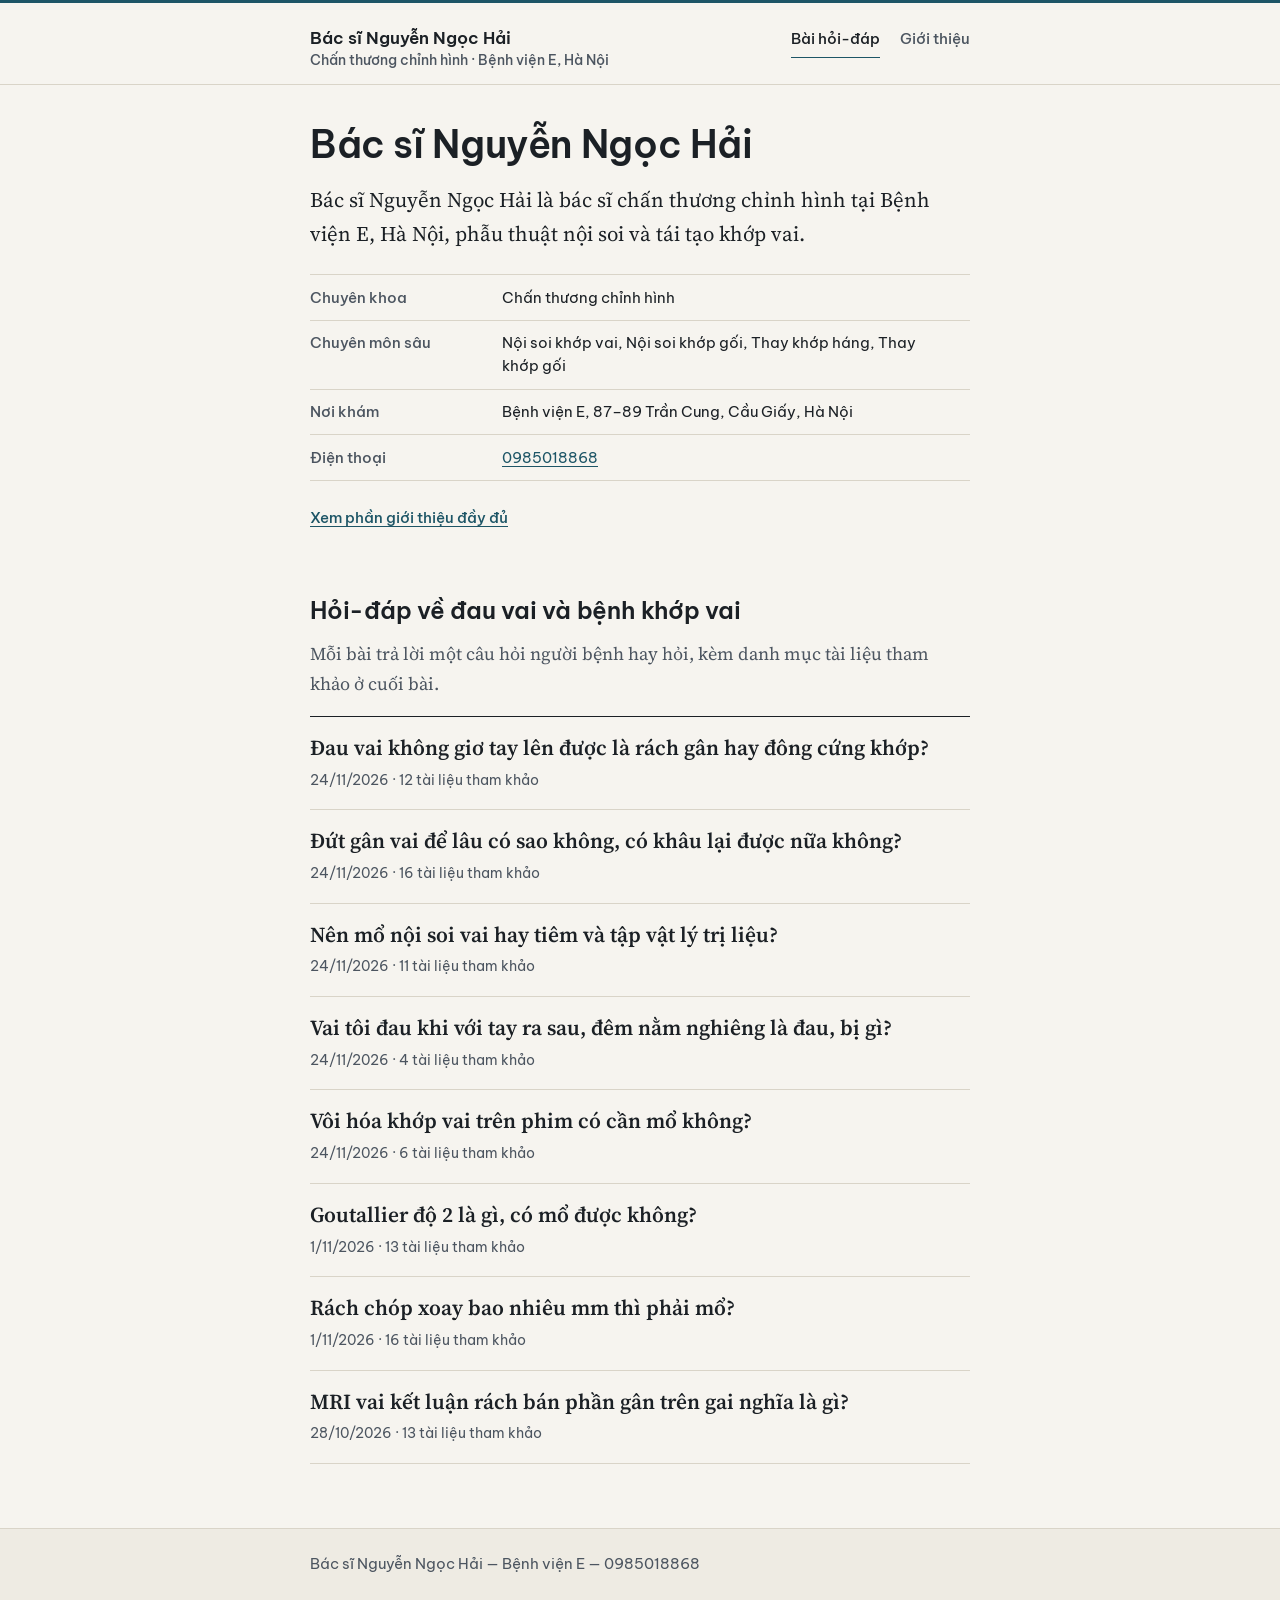
<file: index.html>
<!doctype html>
<html lang="vi">
<head>
<meta charset="utf-8">
<meta name="viewport" content="width=device-width, initial-scale=1">
<title>Bác sĩ Nguyễn Ngọc Hải — nội soi khớp vai, Bệnh viện E, Hà Nội</title>
<meta name="description" content="Đau vai, rách chóp xoay, đông cứng vai, vôi hoá gân vai: bài hỏi-đáp có nguồn của Bác sĩ Nguyễn Ngọc Hải, phẫu thuật nội soi khớp vai tại Bệnh viện E, 87–89 Trần Cung, Cầu Giấy, Hà Nội. Điện thoại 0985018868.">
<meta name="google-site-verification" content="kiil-UPyePG6ExFdrBcJZf4zjVEa6zUv9HHt83cXoZY">
<meta name="color-scheme" content="light dark">
<meta name="theme-color" content="#f6f4ef" media="(prefers-color-scheme: light)">
<meta name="theme-color" content="#15181b" media="(prefers-color-scheme: dark)">
<link rel="preconnect" href="https://fonts.googleapis.com">
<link rel="preconnect" href="https://fonts.gstatic.com" crossorigin>
<link rel="stylesheet" href="https://fonts.googleapis.com/css2?family=Be+Vietnam+Pro:wght@500;600&family=Source+Serif+4:ital,opsz,wght@0,8..60,400;0,8..60,600;1,8..60,400&display=swap">
<link rel="stylesheet" href="style.css">
<script type="application/ld+json">
{
  "@context": "https://schema.org",
  "@type": "Person",
  "@id": "https://drhainn277-boop.github.io/#person",
  "name": "Nguyễn Ngọc Hải",
  "alternateName": "Nguyen Ngoc Hai",
  "honorificPrefix": "Bác sĩ",
  "jobTitle": "Bác sĩ",
  "hasOccupation": {
    "@type": "Occupation",
    "name": "Chấn thương chỉnh hình"
  },
  "description": "Bác sĩ Nguyễn Ngọc Hải là bác sĩ chấn thương chỉnh hình tại Bệnh viện E, Hà Nội, phẫu thuật nội soi và tái tạo khớp vai.",
  "disambiguatingDescription": "Bác sĩ chấn thương chỉnh hình tại Bệnh viện E, Hà Nội, chuyên phẫu thuật nội soi khớp vai và khớp gối, thay khớp háng và khớp gối; ORCID 0009-0000-6573-8928. Không phải bác sĩ cùng tên thuộc chuyên ngành Hồi sức – Cấp cứu ở Vinmec, cũng không phải bác sĩ cùng tên thuộc chuyên ngành Bệnh nhiệt đới. Orthopaedic and trauma surgeon at E Hospital, Hanoi, Vietnam; not the critical-care physician of the same name at Vinmec.",
  "knowsAbout": [
    "Nội soi khớp vai",
    "Nội soi khớp gối",
    "Thay khớp háng",
    "Thay khớp gối",
    "Shoulder arthroscopy",
    "Rotator cuff repair"
  ],
  "worksFor": {
    "@type": "Hospital",
    "@id": "https://drhainn277-boop.github.io/#hospital",
    "name": "Bệnh viện E",
    "address": {
      "@type": "PostalAddress",
      "streetAddress": "87–89 Trần Cung",
      "addressLocality": "Cầu Giấy",
      "addressRegion": "Hà Nội",
      "addressCountry": "VN"
    }
  },
  "telephone": "0985018868",
  "knowsLanguage": [
    "vi",
    "en"
  ],
  "url": "https://drhainn277-boop.github.io/",
  "sameAs": [
    "https://drhainn277-boop.github.io/",
    "https://www.youtube.com/@bskhopvai",
    "https://www.linkedin.com/in/nguyen-ngoc-hai-orthopaedics/",
    "https://orcid.org/0009-0000-6573-8928",
    "https://benhviene.com/bac-si/10169"
  ]
}
</script>
</head>
<body>
<a class="skip" href="#noi-dung">Bỏ qua, đọc nội dung</a>
<header class="masthead">
  <div class="wrap masthead-inner">
    <p class="brand"><a href="index.html">Bác sĩ Nguyễn Ngọc Hải</a>
      <span class="brand-sub">Chấn thương chỉnh hình · Bệnh viện E, Hà Nội</span></p>
    <nav class="sitenav" aria-label="Chính">
      <a href="index.html" aria-current="page">Bài hỏi-đáp</a>
      <a href="gioi-thieu.html">Giới thiệu</a>
    </nav>
  </div>
</header>
<main id="noi-dung" class="wrap">

<section class="intro" aria-labelledby="ten">
  <h1 id="ten">Bác sĩ Nguyễn Ngọc Hải</h1>
  <p class="lede">Bác sĩ Nguyễn Ngọc Hải là bác sĩ chấn thương chỉnh hình tại Bệnh viện E, Hà Nội, phẫu thuật nội soi và tái tạo khớp vai.</p>
  <dl class="facts facts--compact">
    <div><dt>Chuyên khoa</dt><dd>Chấn thương chỉnh hình</dd></div>
    <div><dt>Chuyên môn sâu</dt><dd>Nội soi khớp vai, Nội soi khớp gối, Thay khớp háng, Thay khớp gối</dd></div>
    <div><dt>Nơi khám</dt><dd>Bệnh viện E, 87–89 Trần Cung, Cầu Giấy, Hà Nội</dd></div>
    <div><dt>Điện thoại</dt><dd><a href="tel:0985018868">0985018868</a></dd></div>
  </dl>
  <p class="more"><a href="gioi-thieu.html">Xem phần giới thiệu đầy đủ</a></p>
</section>
<section class="qa" aria-labelledby="hoi-dap">
  <h2 id="hoi-dap">Hỏi-đáp về đau vai và bệnh khớp vai</h2>
  <p class="section-note">Mỗi bài trả lời một câu hỏi người bệnh hay hỏi, kèm danh mục tài liệu tham khảo ở cuối bài.</p>
  
  <ol class="questions">
    
    <li>
      <a href="bai/dau-vai-khong-gio-tay-len-duoc-rach-gan-hay-dong-cung-khop.html">Đau vai không giơ tay lên được là rách gân hay đông cứng khớp?</a>
      <p class="q-meta"><time datetime="2026-11-24">24/11/2026</time> · 12 tài liệu tham khảo</p>
    </li>
    
    <li>
      <a href="bai/dut-gan-vai-de-lau-co-sao-khong-co-khau-lai-duoc-nua-khong.html">Đứt gân vai để lâu có sao không, có khâu lại được nữa không?</a>
      <p class="q-meta"><time datetime="2026-11-24">24/11/2026</time> · 16 tài liệu tham khảo</p>
    </li>
    
    <li>
      <a href="bai/nen-mo-noi-soi-vai-hay-tiem-va-tap-vat-ly-tri-lieu.html">Nên mổ nội soi vai hay tiêm và tập vật lý trị liệu?</a>
      <p class="q-meta"><time datetime="2026-11-24">24/11/2026</time> · 11 tài liệu tham khảo</p>
    </li>
    
    <li>
      <a href="bai/vai-dau-khi-voi-tay-ra-sau-dem-nam-nghieng-dau-bi-gi.html">Vai tôi đau khi với tay ra sau, đêm nằm nghiêng là đau, bị gì?</a>
      <p class="q-meta"><time datetime="2026-11-24">24/11/2026</time> · 4 tài liệu tham khảo</p>
    </li>
    
    <li>
      <a href="bai/voi-hoa-khop-vai-tren-phim-co-can-mo-khong.html">Vôi hóa khớp vai trên phim có cần mổ không?</a>
      <p class="q-meta"><time datetime="2026-11-24">24/11/2026</time> · 6 tài liệu tham khảo</p>
    </li>
    
    <li>
      <a href="bai/goutallier-do-2-co-mo-duoc-khong.html">Goutallier độ 2 là gì, có mổ được không?</a>
      <p class="q-meta"><time datetime="2026-11-01">1/11/2026</time> · 13 tài liệu tham khảo</p>
    </li>
    
    <li>
      <a href="bai/rach-chop-xoay-bao-nhieu-mm-thi-phai-mo.html">Rách chóp xoay bao nhiêu mm thì phải mổ?</a>
      <p class="q-meta"><time datetime="2026-11-01">1/11/2026</time> · 16 tài liệu tham khảo</p>
    </li>
    
    <li>
      <a href="bai/mri-rach-ban-phan-gan-tren-gai.html">MRI vai kết luận rách bán phần gân trên gai nghĩa là gì?</a>
      <p class="q-meta"><time datetime="2026-10-28">28/10/2026</time> · 13 tài liệu tham khảo</p>
    </li>
    
  </ol>
  
</section>

</main>
<footer class="sitefoot">
  <div class="wrap"><p>Bác sĩ Nguyễn Ngọc Hải — Bệnh viện E — 0985018868</p></div>
</footer>
</body>
</html>
</file>
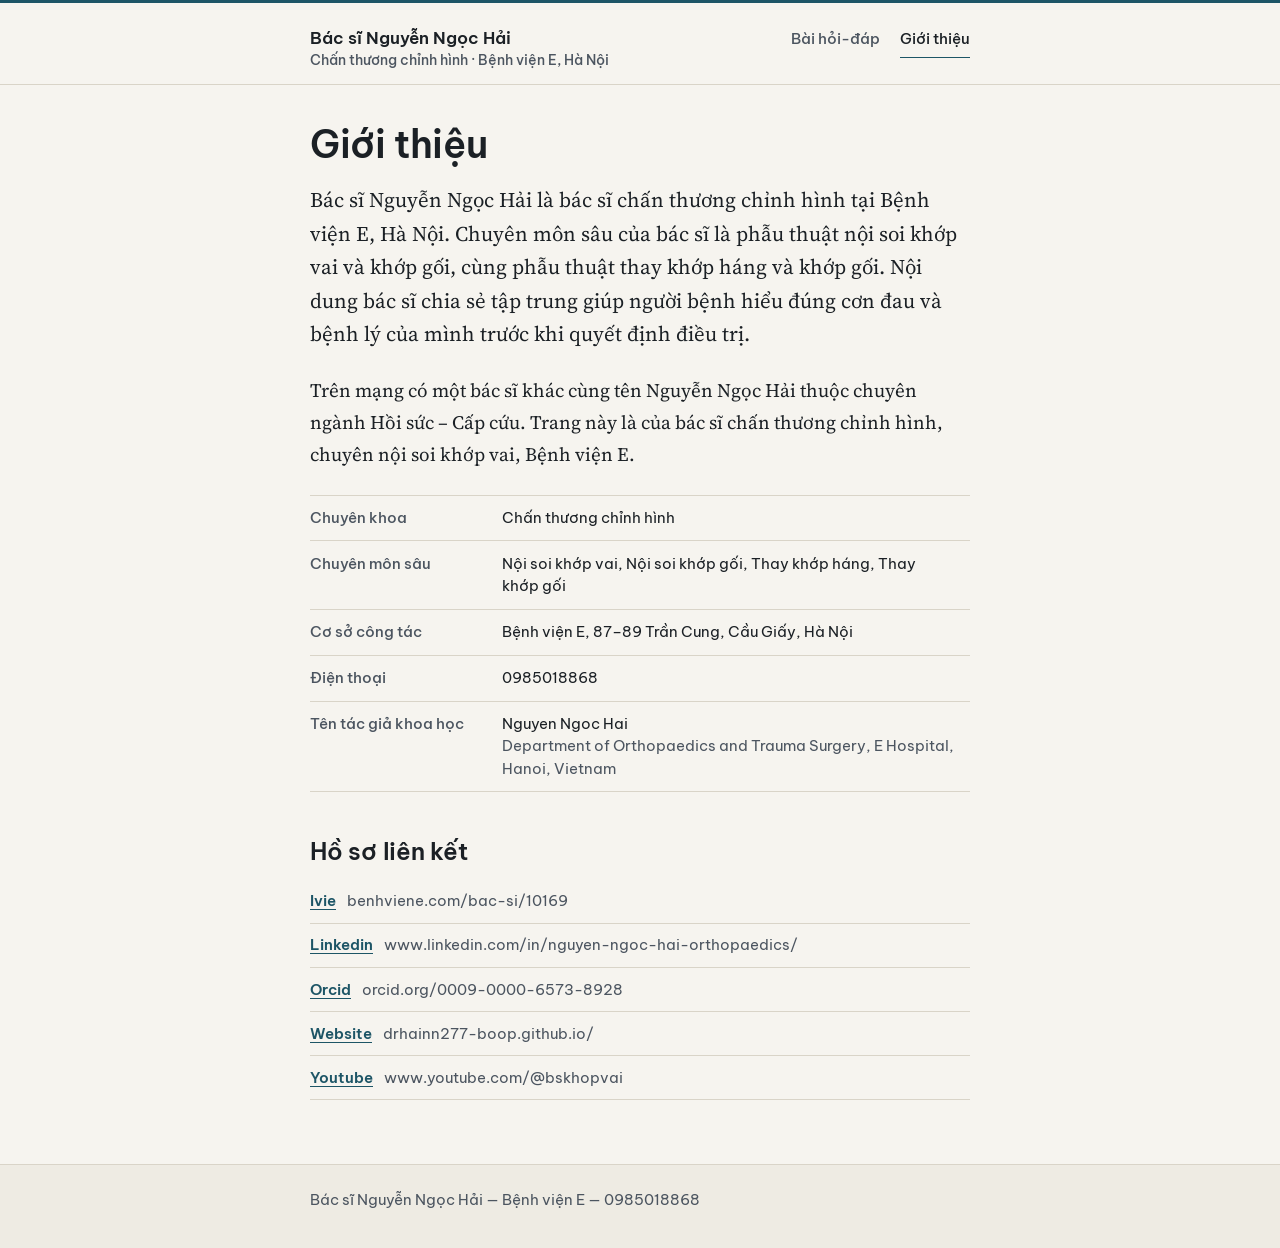
<file: gioi-thieu.html>
<!doctype html>
<html lang="vi">
<head>
<meta charset="utf-8">
<meta name="viewport" content="width=device-width, initial-scale=1">
<title>Giới thiệu — Bác sĩ Nguyễn Ngọc Hải</title>
<meta name="description" content="Bác sĩ Nguyễn Ngọc Hải là bác sĩ chấn thương chỉnh hình tại Bệnh viện E, Hà Nội, phẫu thuật nội soi và tái tạo khớp vai.">
<meta name="google-site-verification" content="kiil-UPyePG6ExFdrBcJZf4zjVEa6zUv9HHt83cXoZY">
<meta name="color-scheme" content="light dark">
<meta name="theme-color" content="#f6f4ef" media="(prefers-color-scheme: light)">
<meta name="theme-color" content="#15181b" media="(prefers-color-scheme: dark)">
<link rel="preconnect" href="https://fonts.googleapis.com">
<link rel="preconnect" href="https://fonts.gstatic.com" crossorigin>
<link rel="stylesheet" href="https://fonts.googleapis.com/css2?family=Be+Vietnam+Pro:wght@500;600&family=Source+Serif+4:ital,opsz,wght@0,8..60,400;0,8..60,600;1,8..60,400&display=swap">
<link rel="stylesheet" href="style.css">
<script type="application/ld+json">
{
  "@context": "https://schema.org",
  "@type": "Person",
  "@id": "https://drhainn277-boop.github.io/#person",
  "name": "Nguyễn Ngọc Hải",
  "alternateName": "Nguyen Ngoc Hai",
  "honorificPrefix": "Bác sĩ",
  "jobTitle": "Bác sĩ",
  "hasOccupation": {
    "@type": "Occupation",
    "name": "Chấn thương chỉnh hình"
  },
  "description": "Bác sĩ Nguyễn Ngọc Hải là bác sĩ chấn thương chỉnh hình tại Bệnh viện E, Hà Nội, phẫu thuật nội soi và tái tạo khớp vai.",
  "disambiguatingDescription": "Bác sĩ chấn thương chỉnh hình tại Bệnh viện E, Hà Nội, chuyên phẫu thuật nội soi khớp vai và khớp gối, thay khớp háng và khớp gối; ORCID 0009-0000-6573-8928. Không phải bác sĩ cùng tên thuộc chuyên ngành Hồi sức – Cấp cứu ở Vinmec, cũng không phải bác sĩ cùng tên thuộc chuyên ngành Bệnh nhiệt đới. Orthopaedic and trauma surgeon at E Hospital, Hanoi, Vietnam; not the critical-care physician of the same name at Vinmec.",
  "knowsAbout": [
    "Nội soi khớp vai",
    "Nội soi khớp gối",
    "Thay khớp háng",
    "Thay khớp gối",
    "Shoulder arthroscopy",
    "Rotator cuff repair"
  ],
  "worksFor": {
    "@type": "Hospital",
    "@id": "https://drhainn277-boop.github.io/#hospital",
    "name": "Bệnh viện E",
    "address": {
      "@type": "PostalAddress",
      "streetAddress": "87–89 Trần Cung",
      "addressLocality": "Cầu Giấy",
      "addressRegion": "Hà Nội",
      "addressCountry": "VN"
    }
  },
  "telephone": "0985018868",
  "knowsLanguage": [
    "vi",
    "en"
  ],
  "url": "https://drhainn277-boop.github.io/",
  "sameAs": [
    "https://drhainn277-boop.github.io/",
    "https://www.youtube.com/@bskhopvai",
    "https://www.linkedin.com/in/nguyen-ngoc-hai-orthopaedics/",
    "https://orcid.org/0009-0000-6573-8928",
    "https://benhviene.com/bac-si/10169"
  ]
}
</script>
</head>
<body>
<a class="skip" href="#noi-dung">Bỏ qua, đọc nội dung</a>
<header class="masthead">
  <div class="wrap masthead-inner">
    <p class="brand"><a href="index.html">Bác sĩ Nguyễn Ngọc Hải</a>
      <span class="brand-sub">Chấn thương chỉnh hình · Bệnh viện E, Hà Nội</span></p>
    <nav class="sitenav" aria-label="Chính">
      <a href="index.html">Bài hỏi-đáp</a>
      <a href="gioi-thieu.html" aria-current="page">Giới thiệu</a>
    </nav>
  </div>
</header>
<main id="noi-dung" class="wrap">

<h1>Giới thiệu</h1>
<p class="lede">Bác sĩ Nguyễn Ngọc Hải là bác sĩ chấn thương chỉnh hình tại Bệnh viện E, Hà Nội. Chuyên môn sâu của bác sĩ là phẫu thuật nội soi khớp vai và khớp gối, cùng phẫu thuật thay khớp háng và khớp gối. Nội dung bác sĩ chia sẻ tập trung giúp người bệnh hiểu đúng cơn đau và bệnh lý của mình trước khi quyết định điều trị.</p>
<p>Trên mạng có một bác sĩ khác cùng tên Nguyễn Ngọc Hải thuộc chuyên ngành Hồi sức – Cấp cứu. Trang này là của bác sĩ chấn thương chỉnh hình, chuyên nội soi khớp vai, Bệnh viện E.</p>
<dl class="facts">
  <div><dt>Chuyên khoa</dt><dd>Chấn thương chỉnh hình</dd></div>
  <div><dt>Chuyên môn sâu</dt><dd>Nội soi khớp vai, Nội soi khớp gối, Thay khớp háng, Thay khớp gối</dd></div>
  <div><dt>Cơ sở công tác</dt><dd>Bệnh viện E, 87–89 Trần Cung, Cầu Giấy, Hà Nội</dd></div>
  <div><dt>Điện thoại</dt><dd>0985018868</dd></div>
  <div><dt>Tên tác giả khoa học</dt><dd>Nguyen Ngoc Hai<br><span class="dim">Department of Orthopaedics and Trauma Surgery, E Hospital, Hanoi, Vietnam</span></dd></div>
</dl>

<h2>Hồ sơ liên kết</h2>
<ul class="links"><li><a href="https://benhviene.com/bac-si/10169" rel="me">ivie</a> <span class="dim url">benhviene.com/bac-si/10169</span></li><li><a href="https://www.linkedin.com/in/nguyen-ngoc-hai-orthopaedics/" rel="me">linkedin</a> <span class="dim url">www.linkedin.com/in/nguyen-ngoc-hai-orthopaedics/</span></li><li><a href="https://orcid.org/0009-0000-6573-8928" rel="me">orcid</a> <span class="dim url">orcid.org/0009-0000-6573-8928</span></li><li><a href="https://drhainn277-boop.github.io/" rel="me">website</a> <span class="dim url">drhainn277-boop.github.io/</span></li><li><a href="https://www.youtube.com/@bskhopvai" rel="me">youtube</a> <span class="dim url">www.youtube.com/@bskhopvai</span></li></ul>


</main>
<footer class="sitefoot">
  <div class="wrap"><p>Bác sĩ Nguyễn Ngọc Hải — Bệnh viện E — 0985018868</p></div>
</footer>
</body>
</html>
</file>
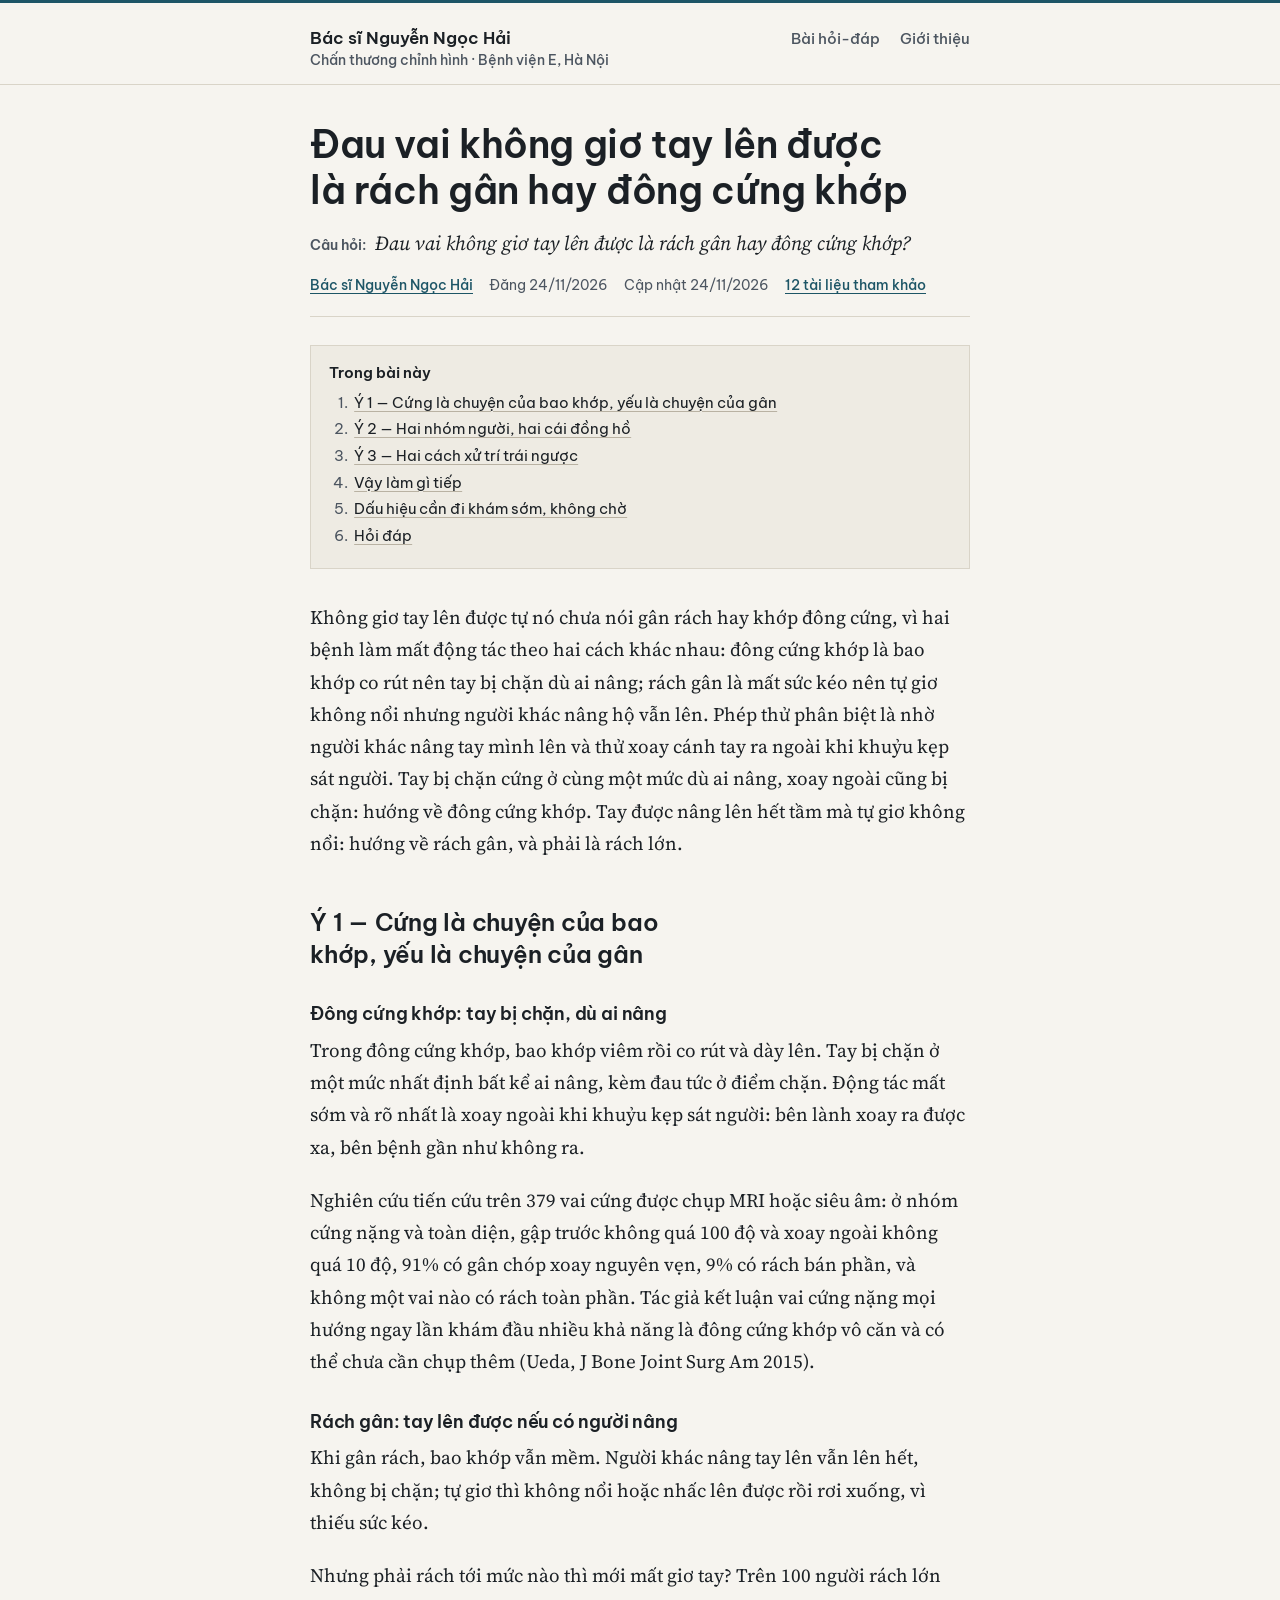
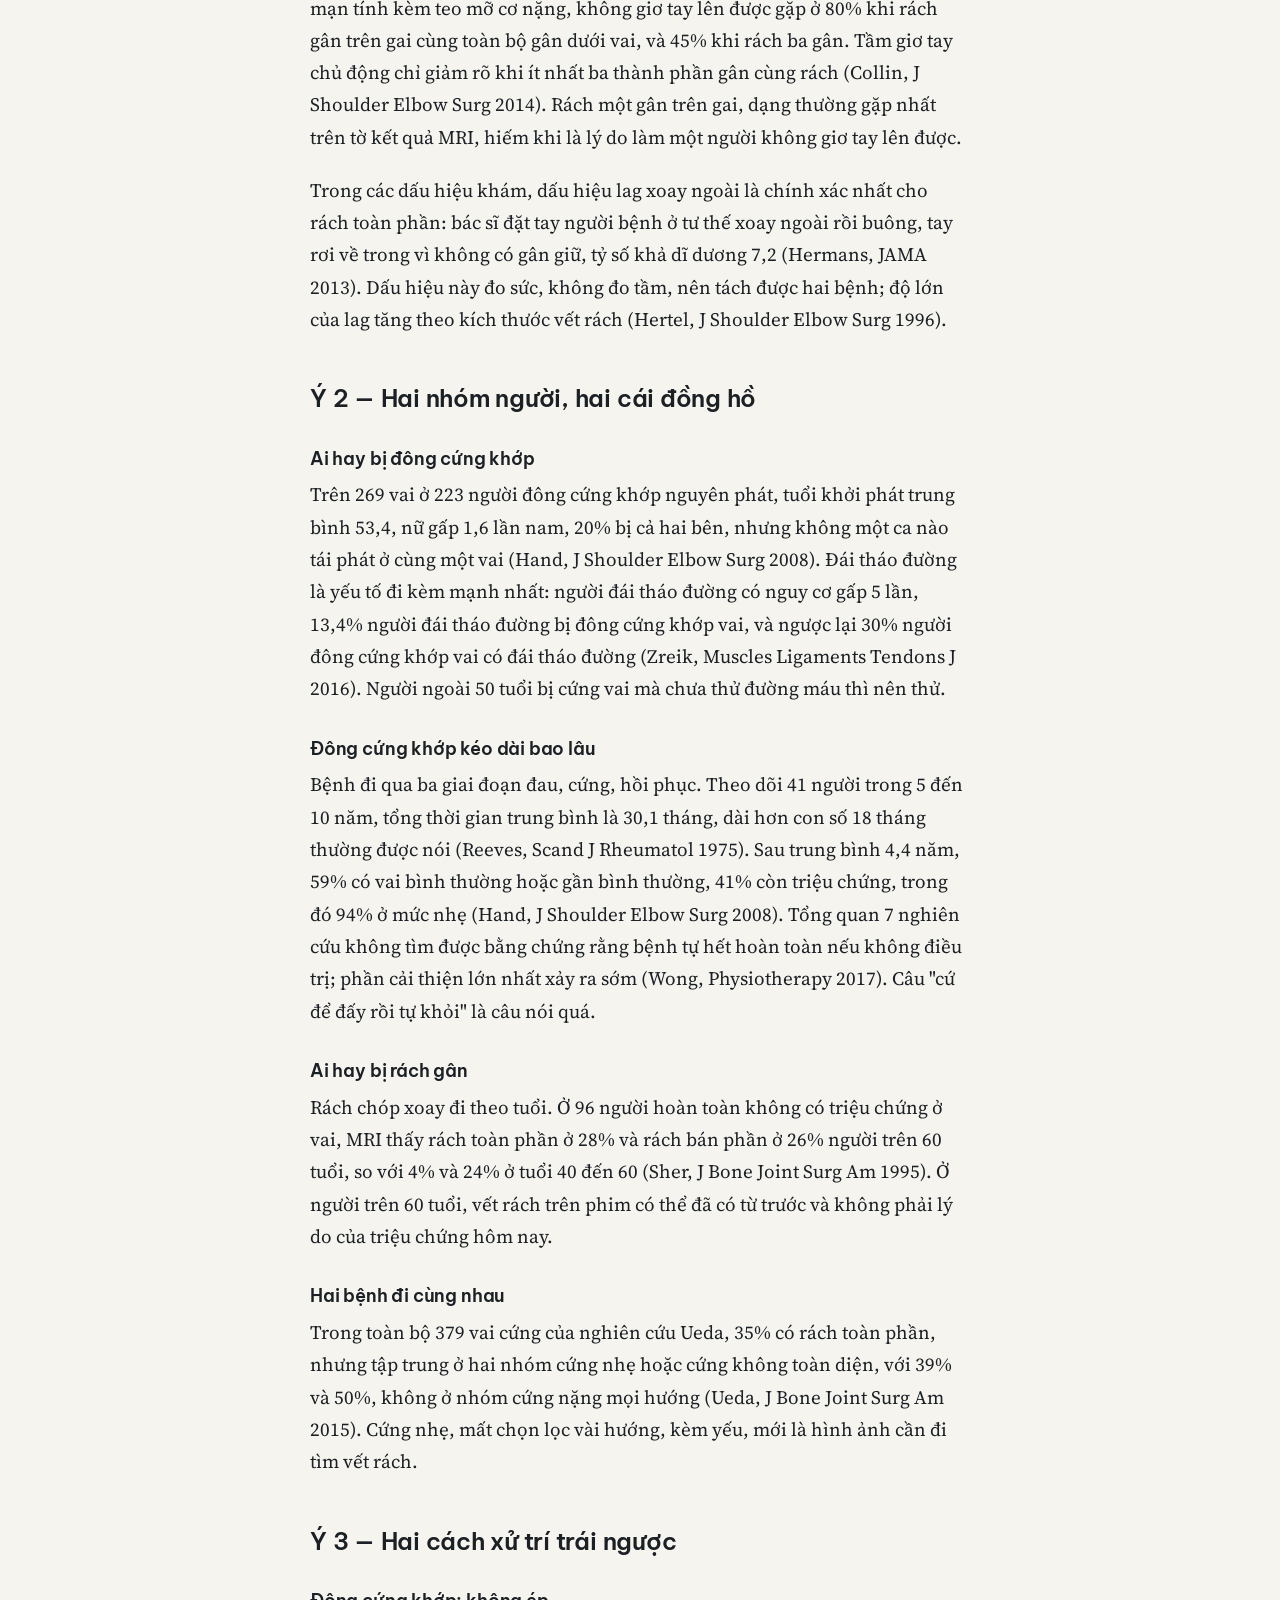
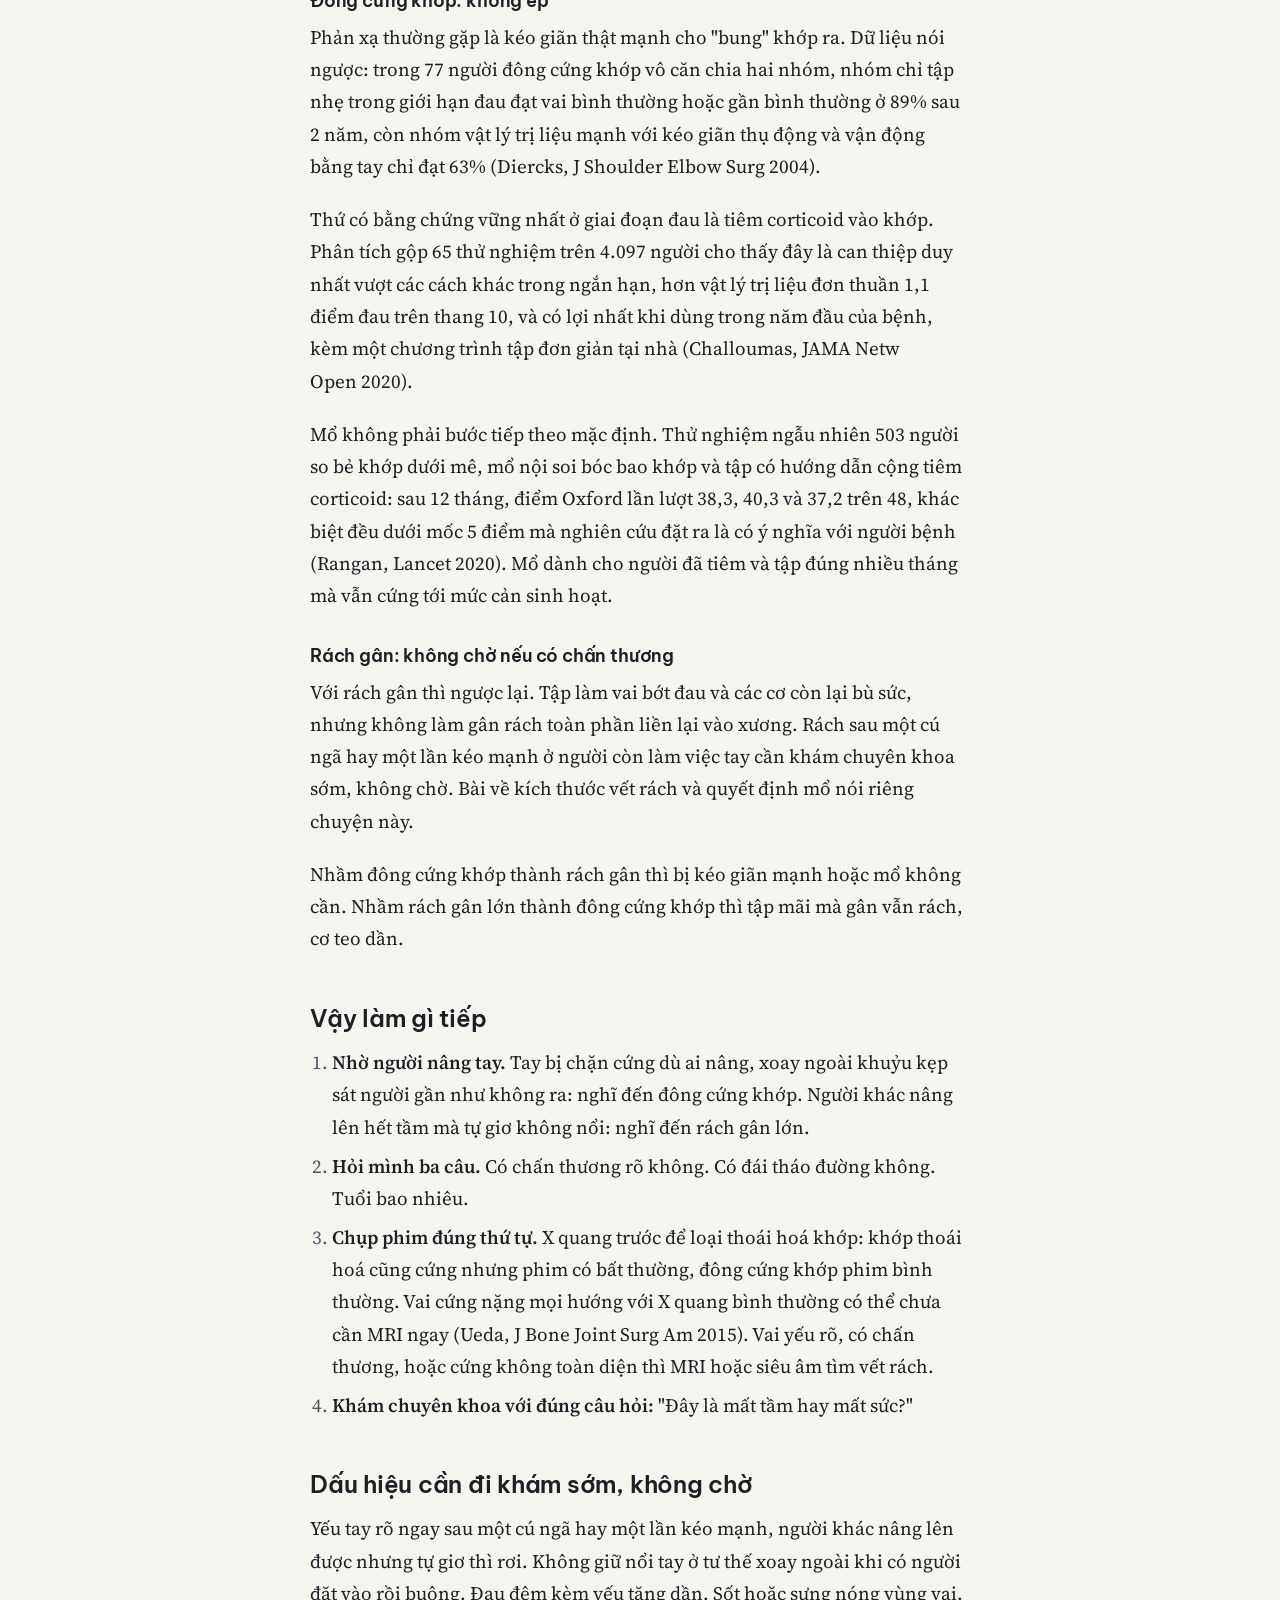
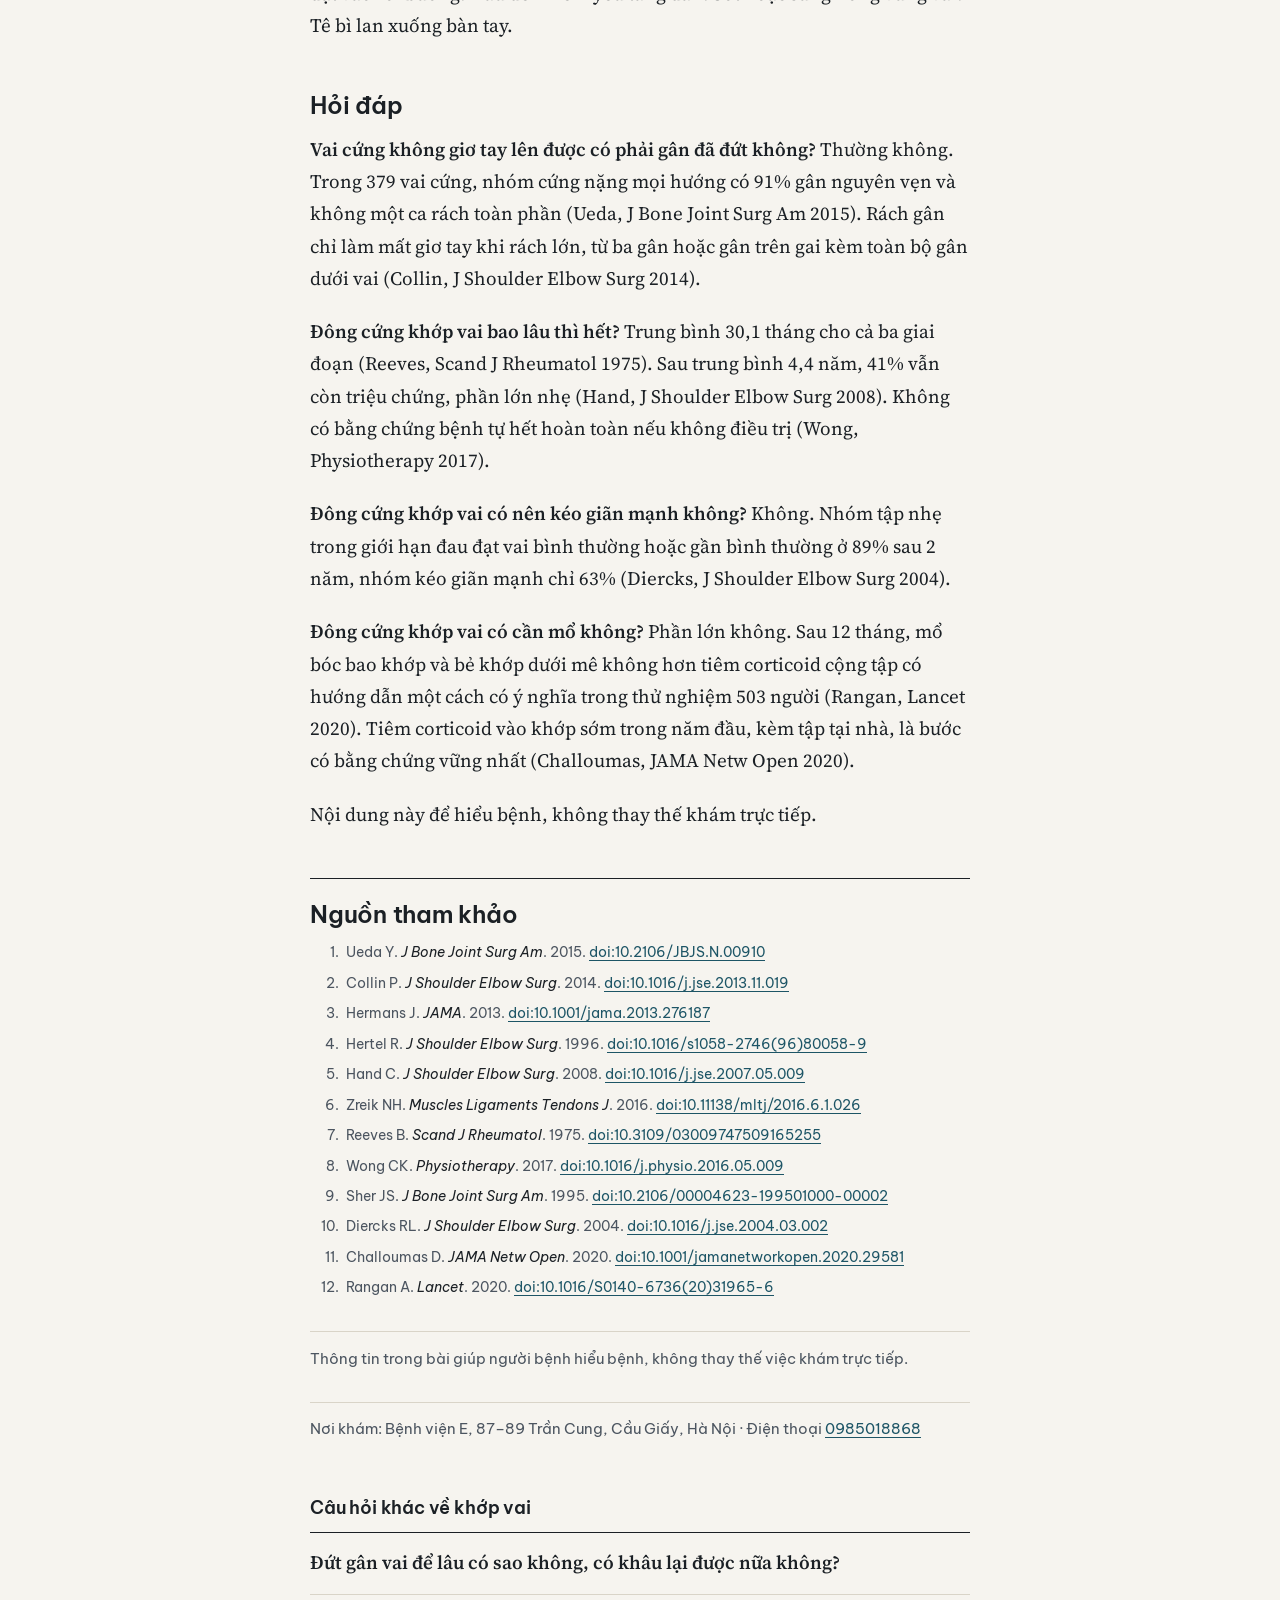
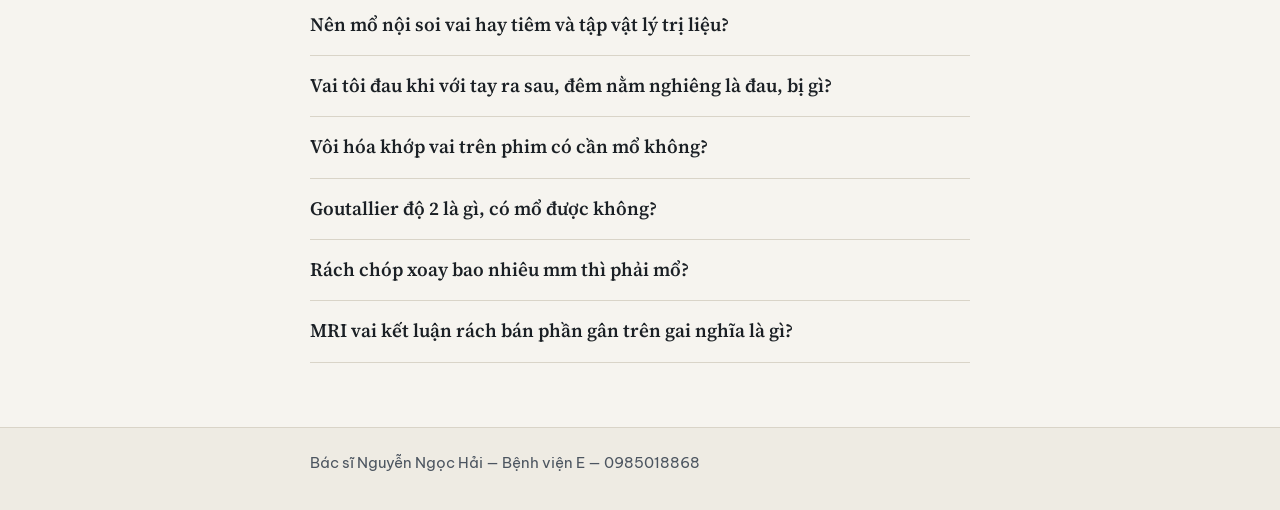
<file: bai/dau-vai-khong-gio-tay-len-duoc-rach-gan-hay-dong-cung-khop.html>
<!doctype html>
<html lang="vi">
<head>
<meta charset="utf-8">
<meta name="viewport" content="width=device-width, initial-scale=1">
<title>Đau vai không giơ tay lên được là rách gân hay đông cứng khớp — Bác sĩ Nguyễn Ngọc Hải</title>
<meta name="description" content="Đau vai không giơ tay lên được là rách gân hay đông cứng khớp?">
<meta name="google-site-verification" content="kiil-UPyePG6ExFdrBcJZf4zjVEa6zUv9HHt83cXoZY">
<meta name="color-scheme" content="light dark">
<meta name="theme-color" content="#f6f4ef" media="(prefers-color-scheme: light)">
<meta name="theme-color" content="#15181b" media="(prefers-color-scheme: dark)">
<link rel="preconnect" href="https://fonts.googleapis.com">
<link rel="preconnect" href="https://fonts.gstatic.com" crossorigin>
<link rel="stylesheet" href="https://fonts.googleapis.com/css2?family=Be+Vietnam+Pro:wght@500;600&family=Source+Serif+4:ital,opsz,wght@0,8..60,400;0,8..60,600;1,8..60,400&display=swap">
<link rel="stylesheet" href="../style.css">
<script type="application/ld+json">
{
  "@context": "https://schema.org",
  "@graph": [
    {
      "@type": "Person",
      "@id": "https://drhainn277-boop.github.io/#person",
      "name": "Nguyễn Ngọc Hải",
      "alternateName": "Nguyen Ngoc Hai",
      "honorificPrefix": "Bác sĩ",
      "jobTitle": "Bác sĩ",
      "hasOccupation": {
        "@type": "Occupation",
        "name": "Chấn thương chỉnh hình"
      },
      "description": "Bác sĩ Nguyễn Ngọc Hải là bác sĩ chấn thương chỉnh hình tại Bệnh viện E, Hà Nội, phẫu thuật nội soi và tái tạo khớp vai.",
      "disambiguatingDescription": "Bác sĩ chấn thương chỉnh hình tại Bệnh viện E, Hà Nội, chuyên phẫu thuật nội soi khớp vai và khớp gối, thay khớp háng và khớp gối; ORCID 0009-0000-6573-8928. Không phải bác sĩ cùng tên thuộc chuyên ngành Hồi sức – Cấp cứu ở Vinmec, cũng không phải bác sĩ cùng tên thuộc chuyên ngành Bệnh nhiệt đới. Orthopaedic and trauma surgeon at E Hospital, Hanoi, Vietnam; not the critical-care physician of the same name at Vinmec.",
      "knowsAbout": [
        "Nội soi khớp vai",
        "Nội soi khớp gối",
        "Thay khớp háng",
        "Thay khớp gối",
        "Shoulder arthroscopy",
        "Rotator cuff repair"
      ],
      "worksFor": {
        "@type": "Hospital",
        "@id": "https://drhainn277-boop.github.io/#hospital",
        "name": "Bệnh viện E",
        "address": {
          "@type": "PostalAddress",
          "streetAddress": "87–89 Trần Cung",
          "addressLocality": "Cầu Giấy",
          "addressRegion": "Hà Nội",
          "addressCountry": "VN"
        }
      },
      "telephone": "0985018868",
      "knowsLanguage": [
        "vi",
        "en"
      ],
      "url": "https://drhainn277-boop.github.io/",
      "sameAs": [
        "https://drhainn277-boop.github.io/",
        "https://www.youtube.com/@bskhopvai",
        "https://www.linkedin.com/in/nguyen-ngoc-hai-orthopaedics/",
        "https://orcid.org/0009-0000-6573-8928",
        "https://benhviene.com/bac-si/10169"
      ]
    },
    {
      "@type": "MedicalWebPage",
      "@id": "https://drhainn277-boop.github.io/bai/dau-vai-khong-gio-tay-len-duoc-rach-gan-hay-dong-cung-khop.html",
      "url": "https://drhainn277-boop.github.io/bai/dau-vai-khong-gio-tay-len-duoc-rach-gan-hay-dong-cung-khop.html",
      "name": "Đau vai không giơ tay lên được là rách gân hay đông cứng khớp",
      "inLanguage": "vi",
      "datePublished": "2026-11-24",
      "dateModified": "2026-11-24",
      "lastReviewed": "2026-11-24",
      "author": {
        "@id": "https://drhainn277-boop.github.io/#person"
      },
      "citation": [
        {
          "@type": "CreativeWork",
          "author": "Ueda Y",
          "isPartOf": "J Bone Joint Surg Am",
          "datePublished": "2015",
          "identifier": "doi:10.2106/JBJS.N.00910"
        },
        {
          "@type": "CreativeWork",
          "author": "Collin P",
          "isPartOf": "J Shoulder Elbow Surg",
          "datePublished": "2014",
          "identifier": "doi:10.1016/j.jse.2013.11.019"
        },
        {
          "@type": "CreativeWork",
          "author": "Hermans J",
          "isPartOf": "JAMA",
          "datePublished": "2013",
          "identifier": "doi:10.1001/jama.2013.276187"
        },
        {
          "@type": "CreativeWork",
          "author": "Hertel R",
          "isPartOf": "J Shoulder Elbow Surg",
          "datePublished": "1996",
          "identifier": "doi:10.1016/s1058-2746(96)80058-9"
        },
        {
          "@type": "CreativeWork",
          "author": "Hand C",
          "isPartOf": "J Shoulder Elbow Surg",
          "datePublished": "2008",
          "identifier": "doi:10.1016/j.jse.2007.05.009"
        },
        {
          "@type": "CreativeWork",
          "author": "Zreik NH",
          "isPartOf": "Muscles Ligaments Tendons J",
          "datePublished": "2016",
          "identifier": "doi:10.11138/mltj/2016.6.1.026"
        },
        {
          "@type": "CreativeWork",
          "author": "Reeves B",
          "isPartOf": "Scand J Rheumatol",
          "datePublished": "1975",
          "identifier": "doi:10.3109/03009747509165255"
        },
        {
          "@type": "CreativeWork",
          "author": "Wong CK",
          "isPartOf": "Physiotherapy",
          "datePublished": "2017",
          "identifier": "doi:10.1016/j.physio.2016.05.009"
        },
        {
          "@type": "CreativeWork",
          "author": "Sher JS",
          "isPartOf": "J Bone Joint Surg Am",
          "datePublished": "1995",
          "identifier": "doi:10.2106/00004623-199501000-00002"
        },
        {
          "@type": "CreativeWork",
          "author": "Diercks RL",
          "isPartOf": "J Shoulder Elbow Surg",
          "datePublished": "2004",
          "identifier": "doi:10.1016/j.jse.2004.03.002"
        },
        {
          "@type": "CreativeWork",
          "author": "Challoumas D",
          "isPartOf": "JAMA Netw Open",
          "datePublished": "2020",
          "identifier": "doi:10.1001/jamanetworkopen.2020.29581"
        },
        {
          "@type": "CreativeWork",
          "author": "Rangan A",
          "isPartOf": "Lancet",
          "datePublished": "2020",
          "identifier": "doi:10.1016/S0140-6736(20)31965-6"
        }
      ]
    },
    {
      "@type": "FAQPage",
      "inLanguage": "vi",
      "mainEntity": [
        {
          "@type": "Question",
          "name": "Đau vai không giơ tay lên được là rách gân hay đông cứng khớp?",
          "acceptedAnswer": {
            "@type": "Answer",
            "text": "Không giơ tay lên được tự nó chưa nói gân rách hay khớp đông cứng, vì hai bệnh làm mất động tác theo hai cách khác nhau: đông cứng khớp là bao khớp co rút nên tay bị chặn dù ai nâng; rách gân là mất sức kéo nên tự giơ không nổi nhưng người khác nâng hộ vẫn lên. Phép thử phân biệt là nhờ người khác nâng tay mình lên và thử xoay cánh tay ra ngoài khi khuỷu kẹp sát người. Tay bị chặn cứng ở cùng một mức dù ai nâng, xoay ngoài cũng bị chặn: hướng về đông cứng khớp. Tay được nâng lên hết tầm mà tự giơ không nổi: hướng về rách gân, và phải là rách lớn. Ý 1 — Cứng là chuyện của bao khớp, yếu là chuyện của gân Đông cứng khớp: tay bị chặn, dù ai nâng Trong đông cứng khớp, bao khớp viêm rồi co rút và dày lên. Tay bị chặn ở một mức nhất định bất kể ai nâng, kèm đau tức ở điểm chặn. Động tác mất sớm và rõ nhất là xoay ngoài khi khuỷu kẹp sát người: bên lành xoay ra được xa, bên bệnh gần như không ra. Nghiên cứu tiến cứu trên 379 vai cứng được chụp MRI hoặc siêu âm: ở nhóm cứng nặng và toàn diện, gập trước không quá 100 độ và xoay ngoài không quá 10 độ, 91% có gân chóp xoay nguyên vẹn, 9% có rách bán phần, và không một vai nào có rách toàn phần. Tác giả kết luận vai cứng nặng mọi hướng ngay lần khám đầu nhiều khả năng là đông cứng khớp vô căn và có thể chưa cần chụp thêm (Ueda, J Bone Joint Surg Am 2015). Rách gân: tay lên được nếu có người nâng Khi gân rách, bao khớp vẫn mềm. Người khác nâng tay lên vẫn lên hết, không bị chặn; tự giơ thì không nổi hoặc nhấc lên được rồi rơi xuống, vì thiếu sức kéo. Nhưng phải rách tới mức nào thì mới mất giơ tay? Trên 100 người rách lớn mạn tính kèm teo mỡ cơ nặng, không giơ tay lên được gặp ở 80% khi rách gân trên gai cùng toàn bộ gân dưới vai, và 45% khi rách ba gân. Tầm giơ tay chủ động chỉ giảm rõ khi ít nhất ba thành phần gân cùng rách (Collin, J Shoulder Elbow Surg 2014). Rách một gân trên gai, dạng thường gặp nhất trên tờ kết quả MRI, hiếm khi là lý do làm một người không giơ tay lên được. Trong các dấu hiệu khám, dấu hiệu lag xoay ngoài là chính xác nhất cho rách toàn phần: bác sĩ đặt tay người bệnh ở tư thế xoay ngoài rồi buông, tay rơi về trong vì không có gân giữ, tỷ số khả dĩ dương 7,2 (Hermans, JAMA 2013). Dấu hiệu này đo sức, không đo tầm, nên tách được hai bệnh; độ lớn của lag tăng theo kích thước vết rách (Hertel, J Shoulder Elbow Surg 1996). Ý 2 — Hai nhóm người, hai cái đồng hồ Ai hay bị đông cứng khớp Trên 269 vai ở 223 người đông cứng khớp nguyên phát, tuổi khởi phát trung bình 53,4, nữ gấp 1,6 lần nam, 20% bị cả hai bên, nhưng không một ca nào tái phát ở cùng một vai (Hand, J Shoulder Elbow Surg 2008). Đái tháo đường là yếu tố đi kèm mạnh nhất: người đái tháo đường có nguy cơ gấp 5 lần, 13,4% người đái tháo đường bị đông cứng khớp vai, và ngược lại 30% người đông cứng khớp vai có đái tháo đường (Zreik, Muscles Ligaments Tendons J 2016). Người ngoài 50 tuổi bị cứng vai mà chưa thử đường máu thì nên thử. Đông cứng khớp kéo dài bao lâu Bệnh đi qua ba giai đoạn đau, cứng, hồi phục. Theo dõi 41 người trong 5 đến 10 năm, tổng thời gian trung bình là 30,1 tháng, dài hơn con số 18 tháng thường được nói (Reeves, Scand J Rheumatol 1975). Sau trung bình 4,4 năm, 59% có vai bình thường hoặc gần bình thường, 41% còn triệu chứng, trong đó 94% ở mức nhẹ (Hand, J Shoulder Elbow Surg 2008). Tổng quan 7 nghiên cứu không tìm được bằng chứng rằng bệnh tự hết hoàn toàn nếu không điều trị; phần cải thiện lớn nhất xảy ra sớm (Wong, Physiotherapy 2017). Câu \"cứ để đấy rồi tự khỏi\" là câu nói quá. Ai hay bị rách gân Rách chóp xoay đi theo tuổi. Ở 96 người hoàn toàn không có triệu chứng ở vai, MRI thấy rách toàn phần ở 28% và rách bán phần ở 26% người trên 60 tuổi, so với 4% và 24% ở tuổi 40 đến 60 (Sher, J Bone Joint Surg Am 1995). Ở người trên 60 tuổi, vết rách trên phim có thể đã có từ trước và không phải lý do của triệu chứng hôm nay. Hai bệnh đi cùng nhau Trong toàn bộ 379 vai cứng của nghiên cứu Ueda, 35% có rách toàn phần, nhưng tập trung ở hai nhóm cứng nhẹ hoặc cứng không toàn diện, với 39% và 50%, không ở nhóm cứng nặng mọi hướng (Ueda, J Bone Joint Surg Am 2015). Cứng nhẹ, mất chọn lọc vài hướng, kèm yếu, mới là hình ảnh cần đi tìm vết rách. Ý 3 — Hai cách xử trí trái ngược Đông cứng khớp: không ép Phản xạ thường gặp là kéo giãn thật mạnh cho \"bung\" khớp ra. Dữ liệu nói ngược: trong 77 người đông cứng khớp vô căn chia hai nhóm, nhóm chỉ tập nhẹ trong giới hạn đau đạt vai bình thường hoặc gần bình thường ở 89% sau 2 năm, còn nhóm vật lý trị liệu mạnh với kéo giãn thụ động và vận động bằng tay chỉ đạt 63% (Diercks, J Shoulder Elbow Surg 2004). Thứ có bằng chứng vững nhất ở giai đoạn đau là tiêm corticoid vào khớp. Phân tích gộp 65 thử nghiệm trên 4.097 người cho thấy đây là can thiệp duy nhất vượt các cách khác trong ngắn hạn, hơn vật lý trị liệu đơn thuần 1,1 điểm đau trên thang 10, và có lợi nhất khi dùng trong năm đầu của bệnh, kèm một chương trình tập đơn giản tại nhà (Challoumas, JAMA Netw Open 2020). Mổ không phải bước tiếp theo mặc định. Thử nghiệm ngẫu nhiên 503 người so bẻ khớp dưới mê, mổ nội soi bóc bao khớp và tập có hướng dẫn cộng tiêm corticoid: sau 12 tháng, điểm Oxford lần lượt 38,3, 40,3 và 37,2 trên 48, khác biệt đều dưới mốc 5 điểm mà nghiên cứu đặt ra là có ý nghĩa với người bệnh (Rangan, Lancet 2020). Mổ dành cho người đã tiêm và tập đúng nhiều tháng mà vẫn cứng tới mức cản sinh hoạt. Rách gân: không chờ nếu có chấn thương Với rách gân thì ngược lại. Tập làm vai bớt đau và các cơ còn lại bù sức, nhưng không làm gân rách toàn phần liền lại vào xương. Rách sau một cú ngã hay một lần kéo mạnh ở người còn làm việc tay cần khám chuyên khoa sớm, không chờ. Bài về kích thước vết rách và quyết định mổ nói riêng chuyện này. Nhầm đông cứng khớp thành rách gân thì bị kéo giãn mạnh hoặc mổ không cần. Nhầm rách gân lớn thành đông cứng khớp thì tập mãi mà gân vẫn rách, cơ teo dần. Vậy làm gì tiếp Nhờ người nâng tay. Tay bị chặn cứng dù ai nâng, xoay ngoài khuỷu kẹp sát người gần như không ra: nghĩ đến đông cứng khớp. Người khác nâng lên hết tầm mà tự giơ không nổi: nghĩ đến rách gân lớn. Hỏi mình ba câu. Có chấn thương rõ không. Có đái tháo đường không. Tuổi bao nhiêu. Chụp phim đúng thứ tự. X quang trước để loại thoái hoá khớp: khớp thoái hoá cũng cứng nhưng phim có bất thường, đông cứng khớp phim bình thường. Vai cứng nặng mọi hướng với X quang bình thường có thể chưa cần MRI ngay (Ueda, J Bone Joint Surg Am 2015). Vai yếu rõ, có chấn thương, hoặc cứng không toàn diện thì MRI hoặc siêu âm tìm vết rách. Khám chuyên khoa với đúng câu hỏi: \"Đây là mất tầm hay mất sức?\" Dấu hiệu cần đi khám sớm, không chờ Yếu tay rõ ngay sau một cú ngã hay một lần kéo mạnh, người khác nâng lên được nhưng tự giơ thì rơi. Không giữ nổi tay ở tư thế xoay ngoài khi có người đặt vào rồi buông. Đau đêm kèm yếu tăng dần. Sốt hoặc sưng nóng vùng vai. Tê bì lan xuống bàn tay. Hỏi đáp Vai cứng không giơ tay lên được có phải gân đã đứt không? Thường không. Trong 379 vai cứng, nhóm cứng nặng mọi hướng có 91% gân nguyên vẹn và không một ca rách toàn phần (Ueda, J Bone Joint Surg Am 2015). Rách gân chỉ làm mất giơ tay khi rách lớn, từ ba gân hoặc gân trên gai kèm toàn bộ gân dưới vai (Collin, J Shoulder Elbow Surg 2014). Đông cứng khớp vai bao lâu thì hết? Trung bình 30,1 tháng cho cả ba giai đoạn (Reeves, Scand J Rheumatol 1975). Sau trung bình 4,4 năm, 41% vẫn còn triệu chứng, phần lớn nhẹ (Hand, J Shoulder Elbow Surg 2008). Không có bằng chứng bệnh tự hết hoàn toàn nếu không điều trị (Wong, Physiotherapy 2017). Đông cứng khớp vai có nên kéo giãn mạnh không? Không. Nhóm tập nhẹ trong giới hạn đau đạt vai bình thường hoặc gần bình thường ở 89% sau 2 năm, nhóm kéo giãn mạnh chỉ 63% (Diercks, J Shoulder Elbow Surg 2004). Đông cứng khớp vai có cần mổ không? Phần lớn không. Sau 12 tháng, mổ bóc bao khớp và bẻ khớp dưới mê không hơn tiêm corticoid cộng tập có hướng dẫn một cách có ý nghĩa trong thử nghiệm 503 người (Rangan, Lancet 2020). Tiêm corticoid vào khớp sớm trong năm đầu, kèm tập tại nhà, là bước có bằng chứng vững nhất (Challoumas, JAMA Netw Open 2020). Nội dung này để hiểu bệnh, không thay thế khám trực tiếp.",
            "author": {
              "@id": "https://drhainn277-boop.github.io/#person"
            }
          }
        }
      ]
    }
  ]
}
</script>
</head>
<body>
<a class="skip" href="#noi-dung">Bỏ qua, đọc nội dung</a>
<header class="masthead">
  <div class="wrap masthead-inner">
    <p class="brand"><a href="../index.html">Bác sĩ Nguyễn Ngọc Hải</a>
      <span class="brand-sub">Chấn thương chỉnh hình · Bệnh viện E, Hà Nội</span></p>
    <nav class="sitenav" aria-label="Chính">
      <a href="../index.html">Bài hỏi-đáp</a>
      <a href="../gioi-thieu.html">Giới thiệu</a>
    </nav>
  </div>
</header>
<main id="noi-dung" class="wrap">

<article>
  <header class="post-head">
    <h1>Đau vai không giơ tay lên được là rách gân hay đông cứng khớp</h1>
    <p class="q"><span class="q-label">Câu hỏi:</span> Đau vai không giơ tay lên được là rách gân hay đông cứng khớp?</p>
    <p class="meta"><a href="../gioi-thieu.html">Bác sĩ Nguyễn Ngọc Hải</a>
      <span>Đăng <time datetime="2026-11-24">24/11/2026</time></span>
      <span>Cập nhật <time datetime="2026-11-24">24/11/2026</time></span>
      <a href="#nguon-tham-khao">12 tài liệu tham khảo</a></p>
  </header>
  
  <nav class="toc" aria-labelledby="trong-bai">
    <p id="trong-bai" class="toc-title">Trong bài này</p>
    <ol><li><a href="#y-1-cung-la-chuyen-cua-bao-khop-yeu-la-chuyen-cua-gan">Ý 1 — Cứng là chuyện của bao khớp, yếu là chuyện của gân</a></li><li><a href="#y-2-hai-nhom-nguoi-hai-cai-dong-ho">Ý 2 — Hai nhóm người, hai cái đồng hồ</a></li><li><a href="#y-3-hai-cach-xu-tri-trai-nguoc">Ý 3 — Hai cách xử trí trái ngược</a></li><li><a href="#vay-lam-gi-tiep">Vậy làm gì tiếp</a></li><li><a href="#dau-hieu-can-di-kham-som-khong-cho">Dấu hiệu cần đi khám sớm, không chờ</a></li><li><a href="#hoi-dap">Hỏi đáp</a></li></ol>
  </nav>
  
  <div class="prose">
  <p>Không giơ tay lên được tự nó chưa nói gân rách hay khớp đông cứng, vì hai bệnh làm mất động tác theo hai cách khác nhau: đông cứng khớp là bao khớp co rút nên tay bị chặn dù ai nâng; rách gân là mất sức kéo nên tự giơ không nổi nhưng người khác nâng hộ vẫn lên. Phép thử phân biệt là nhờ người khác nâng tay mình lên và thử xoay cánh tay ra ngoài khi khuỷu kẹp sát người. Tay bị chặn cứng ở cùng một mức dù ai nâng, xoay ngoài cũng bị chặn: hướng về đông cứng khớp. Tay được nâng lên hết tầm mà tự giơ không nổi: hướng về rách gân, và phải là rách lớn.</p>
<h2 id="y-1-cung-la-chuyen-cua-bao-khop-yeu-la-chuyen-cua-gan">Ý 1 — Cứng là chuyện của bao khớp, yếu là chuyện của gân</h2>
<h3 id="dong-cung-khop-tay-bi-chan-du-ai-nang">Đông cứng khớp: tay bị chặn, dù ai nâng</h3>
<p>Trong đông cứng khớp, bao khớp viêm rồi co rút và dày lên. Tay bị chặn ở một mức nhất định bất kể ai nâng, kèm đau tức ở điểm chặn. Động tác mất sớm và rõ nhất là xoay ngoài khi khuỷu kẹp sát người: bên lành xoay ra được xa, bên bệnh gần như không ra.</p>
<p>Nghiên cứu tiến cứu trên 379 vai cứng được chụp MRI hoặc siêu âm: ở nhóm cứng nặng và toàn diện, gập trước không quá 100 độ và xoay ngoài không quá 10 độ, 91% có gân chóp xoay nguyên vẹn, 9% có rách bán phần, và không một vai nào có rách toàn phần. Tác giả kết luận vai cứng nặng mọi hướng ngay lần khám đầu nhiều khả năng là đông cứng khớp vô căn và có thể chưa cần chụp thêm (Ueda, J Bone Joint Surg Am 2015).</p>
<h3 id="rach-gan-tay-len-duoc-neu-co-nguoi-nang">Rách gân: tay lên được nếu có người nâng</h3>
<p>Khi gân rách, bao khớp vẫn mềm. Người khác nâng tay lên vẫn lên hết, không bị chặn; tự giơ thì không nổi hoặc nhấc lên được rồi rơi xuống, vì thiếu sức kéo.</p>
<p>Nhưng phải rách tới mức nào thì mới mất giơ tay? Trên 100 người rách lớn mạn tính kèm teo mỡ cơ nặng, không giơ tay lên được gặp ở 80% khi rách gân trên gai cùng toàn bộ gân dưới vai, và 45% khi rách ba gân. Tầm giơ tay chủ động chỉ giảm rõ khi ít nhất ba thành phần gân cùng rách (Collin, J Shoulder Elbow Surg 2014). Rách một gân trên gai, dạng thường gặp nhất trên tờ kết quả MRI, hiếm khi là lý do làm một người không giơ tay lên được.</p>
<p>Trong các dấu hiệu khám, dấu hiệu lag xoay ngoài là chính xác nhất cho rách toàn phần: bác sĩ đặt tay người bệnh ở tư thế xoay ngoài rồi buông, tay rơi về trong vì không có gân giữ, tỷ số khả dĩ dương 7,2 (Hermans, JAMA 2013). Dấu hiệu này đo sức, không đo tầm, nên tách được hai bệnh; độ lớn của lag tăng theo kích thước vết rách (Hertel, J Shoulder Elbow Surg 1996).</p>
<h2 id="y-2-hai-nhom-nguoi-hai-cai-dong-ho">Ý 2 — Hai nhóm người, hai cái đồng hồ</h2>
<h3 id="ai-hay-bi-dong-cung-khop">Ai hay bị đông cứng khớp</h3>
<p>Trên 269 vai ở 223 người đông cứng khớp nguyên phát, tuổi khởi phát trung bình 53,4, nữ gấp 1,6 lần nam, 20% bị cả hai bên, nhưng không một ca nào tái phát ở cùng một vai (Hand, J Shoulder Elbow Surg 2008). Đái tháo đường là yếu tố đi kèm mạnh nhất: người đái tháo đường có nguy cơ gấp 5 lần, 13,4% người đái tháo đường bị đông cứng khớp vai, và ngược lại 30% người đông cứng khớp vai có đái tháo đường (Zreik, Muscles Ligaments Tendons J 2016). Người ngoài 50 tuổi bị cứng vai mà chưa thử đường máu thì nên thử.</p>
<h3 id="dong-cung-khop-keo-dai-bao-lau">Đông cứng khớp kéo dài bao lâu</h3>
<p>Bệnh đi qua ba giai đoạn đau, cứng, hồi phục. Theo dõi 41 người trong 5 đến 10 năm, tổng thời gian trung bình là 30,1 tháng, dài hơn con số 18 tháng thường được nói (Reeves, Scand J Rheumatol 1975). Sau trung bình 4,4 năm, 59% có vai bình thường hoặc gần bình thường, 41% còn triệu chứng, trong đó 94% ở mức nhẹ (Hand, J Shoulder Elbow Surg 2008). Tổng quan 7 nghiên cứu không tìm được bằng chứng rằng bệnh tự hết hoàn toàn nếu không điều trị; phần cải thiện lớn nhất xảy ra sớm (Wong, Physiotherapy 2017). Câu "cứ để đấy rồi tự khỏi" là câu nói quá.</p>
<h3 id="ai-hay-bi-rach-gan">Ai hay bị rách gân</h3>
<p>Rách chóp xoay đi theo tuổi. Ở 96 người hoàn toàn không có triệu chứng ở vai, MRI thấy rách toàn phần ở 28% và rách bán phần ở 26% người trên 60 tuổi, so với 4% và 24% ở tuổi 40 đến 60 (Sher, J Bone Joint Surg Am 1995). Ở người trên 60 tuổi, vết rách trên phim có thể đã có từ trước và không phải lý do của triệu chứng hôm nay.</p>
<h3 id="hai-benh-di-cung-nhau">Hai bệnh đi cùng nhau</h3>
<p>Trong toàn bộ 379 vai cứng của nghiên cứu Ueda, 35% có rách toàn phần, nhưng tập trung ở hai nhóm cứng nhẹ hoặc cứng không toàn diện, với 39% và 50%, không ở nhóm cứng nặng mọi hướng (Ueda, J Bone Joint Surg Am 2015). Cứng nhẹ, mất chọn lọc vài hướng, kèm yếu, mới là hình ảnh cần đi tìm vết rách.</p>
<h2 id="y-3-hai-cach-xu-tri-trai-nguoc">Ý 3 — Hai cách xử trí trái ngược</h2>
<h3 id="dong-cung-khop-khong-ep">Đông cứng khớp: không ép</h3>
<p>Phản xạ thường gặp là kéo giãn thật mạnh cho "bung" khớp ra. Dữ liệu nói ngược: trong 77 người đông cứng khớp vô căn chia hai nhóm, nhóm chỉ tập nhẹ trong giới hạn đau đạt vai bình thường hoặc gần bình thường ở 89% sau 2 năm, còn nhóm vật lý trị liệu mạnh với kéo giãn thụ động và vận động bằng tay chỉ đạt 63% (Diercks, J Shoulder Elbow Surg 2004).</p>
<p>Thứ có bằng chứng vững nhất ở giai đoạn đau là tiêm corticoid vào khớp. Phân tích gộp 65 thử nghiệm trên 4.097 người cho thấy đây là can thiệp duy nhất vượt các cách khác trong ngắn hạn, hơn vật lý trị liệu đơn thuần 1,1 điểm đau trên thang 10, và có lợi nhất khi dùng trong năm đầu của bệnh, kèm một chương trình tập đơn giản tại nhà (Challoumas, JAMA Netw Open 2020).</p>
<p>Mổ không phải bước tiếp theo mặc định. Thử nghiệm ngẫu nhiên 503 người so bẻ khớp dưới mê, mổ nội soi bóc bao khớp và tập có hướng dẫn cộng tiêm corticoid: sau 12 tháng, điểm Oxford lần lượt 38,3, 40,3 và 37,2 trên 48, khác biệt đều dưới mốc 5 điểm mà nghiên cứu đặt ra là có ý nghĩa với người bệnh (Rangan, Lancet 2020). Mổ dành cho người đã tiêm và tập đúng nhiều tháng mà vẫn cứng tới mức cản sinh hoạt.</p>
<h3 id="rach-gan-khong-cho-neu-co-chan-thuong">Rách gân: không chờ nếu có chấn thương</h3>
<p>Với rách gân thì ngược lại. Tập làm vai bớt đau và các cơ còn lại bù sức, nhưng không làm gân rách toàn phần liền lại vào xương. Rách sau một cú ngã hay một lần kéo mạnh ở người còn làm việc tay cần khám chuyên khoa sớm, không chờ. Bài về kích thước vết rách và quyết định mổ nói riêng chuyện này.</p>
<p>Nhầm đông cứng khớp thành rách gân thì bị kéo giãn mạnh hoặc mổ không cần. Nhầm rách gân lớn thành đông cứng khớp thì tập mãi mà gân vẫn rách, cơ teo dần.</p>
<h2 id="vay-lam-gi-tiep">Vậy làm gì tiếp</h2>
<ol>
<li><strong>Nhờ người nâng tay.</strong> Tay bị chặn cứng dù ai nâng, xoay ngoài khuỷu kẹp sát người gần như không ra: nghĩ đến đông cứng khớp. Người khác nâng lên hết tầm mà tự giơ không nổi: nghĩ đến rách gân lớn.</li>
<li><strong>Hỏi mình ba câu.</strong> Có chấn thương rõ không. Có đái tháo đường không. Tuổi bao nhiêu.</li>
<li><strong>Chụp phim đúng thứ tự.</strong> X quang trước để loại thoái hoá khớp: khớp thoái hoá cũng cứng nhưng phim có bất thường, đông cứng khớp phim bình thường. Vai cứng nặng mọi hướng với X quang bình thường có thể chưa cần MRI ngay (Ueda, J Bone Joint Surg Am 2015). Vai yếu rõ, có chấn thương, hoặc cứng không toàn diện thì MRI hoặc siêu âm tìm vết rách.</li>
<li><strong>Khám chuyên khoa với đúng câu hỏi:</strong> "Đây là mất tầm hay mất sức?"</li>
</ol>
<h2 id="dau-hieu-can-di-kham-som-khong-cho">Dấu hiệu cần đi khám sớm, không chờ</h2>
<p>Yếu tay rõ ngay sau một cú ngã hay một lần kéo mạnh, người khác nâng lên được nhưng tự giơ thì rơi. Không giữ nổi tay ở tư thế xoay ngoài khi có người đặt vào rồi buông. Đau đêm kèm yếu tăng dần. Sốt hoặc sưng nóng vùng vai. Tê bì lan xuống bàn tay.</p>
<h2 id="hoi-dap">Hỏi đáp</h2>
<p><strong>Vai cứng không giơ tay lên được có phải gân đã đứt không?</strong>
Thường không. Trong 379 vai cứng, nhóm cứng nặng mọi hướng có 91% gân nguyên vẹn và không một ca rách toàn phần (Ueda, J Bone Joint Surg Am 2015). Rách gân chỉ làm mất giơ tay khi rách lớn, từ ba gân hoặc gân trên gai kèm toàn bộ gân dưới vai (Collin, J Shoulder Elbow Surg 2014).</p>
<p><strong>Đông cứng khớp vai bao lâu thì hết?</strong>
Trung bình 30,1 tháng cho cả ba giai đoạn (Reeves, Scand J Rheumatol 1975). Sau trung bình 4,4 năm, 41% vẫn còn triệu chứng, phần lớn nhẹ (Hand, J Shoulder Elbow Surg 2008). Không có bằng chứng bệnh tự hết hoàn toàn nếu không điều trị (Wong, Physiotherapy 2017).</p>
<p><strong>Đông cứng khớp vai có nên kéo giãn mạnh không?</strong>
Không. Nhóm tập nhẹ trong giới hạn đau đạt vai bình thường hoặc gần bình thường ở 89% sau 2 năm, nhóm kéo giãn mạnh chỉ 63% (Diercks, J Shoulder Elbow Surg 2004).</p>
<p><strong>Đông cứng khớp vai có cần mổ không?</strong>
Phần lớn không. Sau 12 tháng, mổ bóc bao khớp và bẻ khớp dưới mê không hơn tiêm corticoid cộng tập có hướng dẫn một cách có ý nghĩa trong thử nghiệm 503 người (Rangan, Lancet 2020). Tiêm corticoid vào khớp sớm trong năm đầu, kèm tập tại nhà, là bước có bằng chứng vững nhất (Challoumas, JAMA Netw Open 2020).</p>
<p>Nội dung này để hiểu bệnh, không thay thế khám trực tiếp.</p>
  </div>
  <section class="sources-block" aria-labelledby="nguon-tham-khao">
    <h2 id="nguon-tham-khao">Nguồn tham khảo</h2>
    <ol class="sources">
      
      <li>Ueda Y. <cite>J Bone Joint Surg Am</cite>. 2015. <a href="https://doi.org/10.2106/JBJS.N.00910" rel="noopener">doi:10.2106/JBJS.N.00910</a></li>
      
      <li>Collin P. <cite>J Shoulder Elbow Surg</cite>. 2014. <a href="https://doi.org/10.1016/j.jse.2013.11.019" rel="noopener">doi:10.1016/j.jse.2013.11.019</a></li>
      
      <li>Hermans J. <cite>JAMA</cite>. 2013. <a href="https://doi.org/10.1001/jama.2013.276187" rel="noopener">doi:10.1001/jama.2013.276187</a></li>
      
      <li>Hertel R. <cite>J Shoulder Elbow Surg</cite>. 1996. <a href="https://doi.org/10.1016/s1058-2746(96)80058-9" rel="noopener">doi:10.1016/s1058-2746(96)80058-9</a></li>
      
      <li>Hand C. <cite>J Shoulder Elbow Surg</cite>. 2008. <a href="https://doi.org/10.1016/j.jse.2007.05.009" rel="noopener">doi:10.1016/j.jse.2007.05.009</a></li>
      
      <li>Zreik NH. <cite>Muscles Ligaments Tendons J</cite>. 2016. <a href="https://doi.org/10.11138/mltj/2016.6.1.026" rel="noopener">doi:10.11138/mltj/2016.6.1.026</a></li>
      
      <li>Reeves B. <cite>Scand J Rheumatol</cite>. 1975. <a href="https://doi.org/10.3109/03009747509165255" rel="noopener">doi:10.3109/03009747509165255</a></li>
      
      <li>Wong CK. <cite>Physiotherapy</cite>. 2017. <a href="https://doi.org/10.1016/j.physio.2016.05.009" rel="noopener">doi:10.1016/j.physio.2016.05.009</a></li>
      
      <li>Sher JS. <cite>J Bone Joint Surg Am</cite>. 1995. <a href="https://doi.org/10.2106/00004623-199501000-00002" rel="noopener">doi:10.2106/00004623-199501000-00002</a></li>
      
      <li>Diercks RL. <cite>J Shoulder Elbow Surg</cite>. 2004. <a href="https://doi.org/10.1016/j.jse.2004.03.002" rel="noopener">doi:10.1016/j.jse.2004.03.002</a></li>
      
      <li>Challoumas D. <cite>JAMA Netw Open</cite>. 2020. <a href="https://doi.org/10.1001/jamanetworkopen.2020.29581" rel="noopener">doi:10.1001/jamanetworkopen.2020.29581</a></li>
      
      <li>Rangan A. <cite>Lancet</cite>. 2020. <a href="https://doi.org/10.1016/S0140-6736(20)31965-6" rel="noopener">doi:10.1016/S0140-6736(20)31965-6</a></li>
      
    </ol>
  </section>
  <p class="note">Thông tin trong bài giúp người bệnh hiểu bệnh, không thay thế việc khám trực tiếp.</p>
  <p class="note">Nơi khám: Bệnh viện E, 87–89 Trần Cung, Cầu Giấy, Hà Nội · Điện thoại <a href="tel:0985018868">0985018868</a></p>
</article>


<nav class="related" aria-labelledby="cau-hoi-khac">
  <h2 id="cau-hoi-khac">Câu hỏi khác về khớp vai</h2>
  <ol class="questions"><li><a href="dut-gan-vai-de-lau-co-sao-khong-co-khau-lai-duoc-nua-khong.html">Đứt gân vai để lâu có sao không, có khâu lại được nữa không?</a></li><li><a href="nen-mo-noi-soi-vai-hay-tiem-va-tap-vat-ly-tri-lieu.html">Nên mổ nội soi vai hay tiêm và tập vật lý trị liệu?</a></li><li><a href="vai-dau-khi-voi-tay-ra-sau-dem-nam-nghieng-dau-bi-gi.html">Vai tôi đau khi với tay ra sau, đêm nằm nghiêng là đau, bị gì?</a></li><li><a href="voi-hoa-khop-vai-tren-phim-co-can-mo-khong.html">Vôi hóa khớp vai trên phim có cần mổ không?</a></li><li><a href="goutallier-do-2-co-mo-duoc-khong.html">Goutallier độ 2 là gì, có mổ được không?</a></li><li><a href="rach-chop-xoay-bao-nhieu-mm-thi-phai-mo.html">Rách chóp xoay bao nhiêu mm thì phải mổ?</a></li><li><a href="mri-rach-ban-phan-gan-tren-gai.html">MRI vai kết luận rách bán phần gân trên gai nghĩa là gì?</a></li></ol>
</nav>


</main>
<footer class="sitefoot">
  <div class="wrap"><p>Bác sĩ Nguyễn Ngọc Hải — Bệnh viện E — 0985018868</p></div>
</footer>
</body>
</html>
</file>
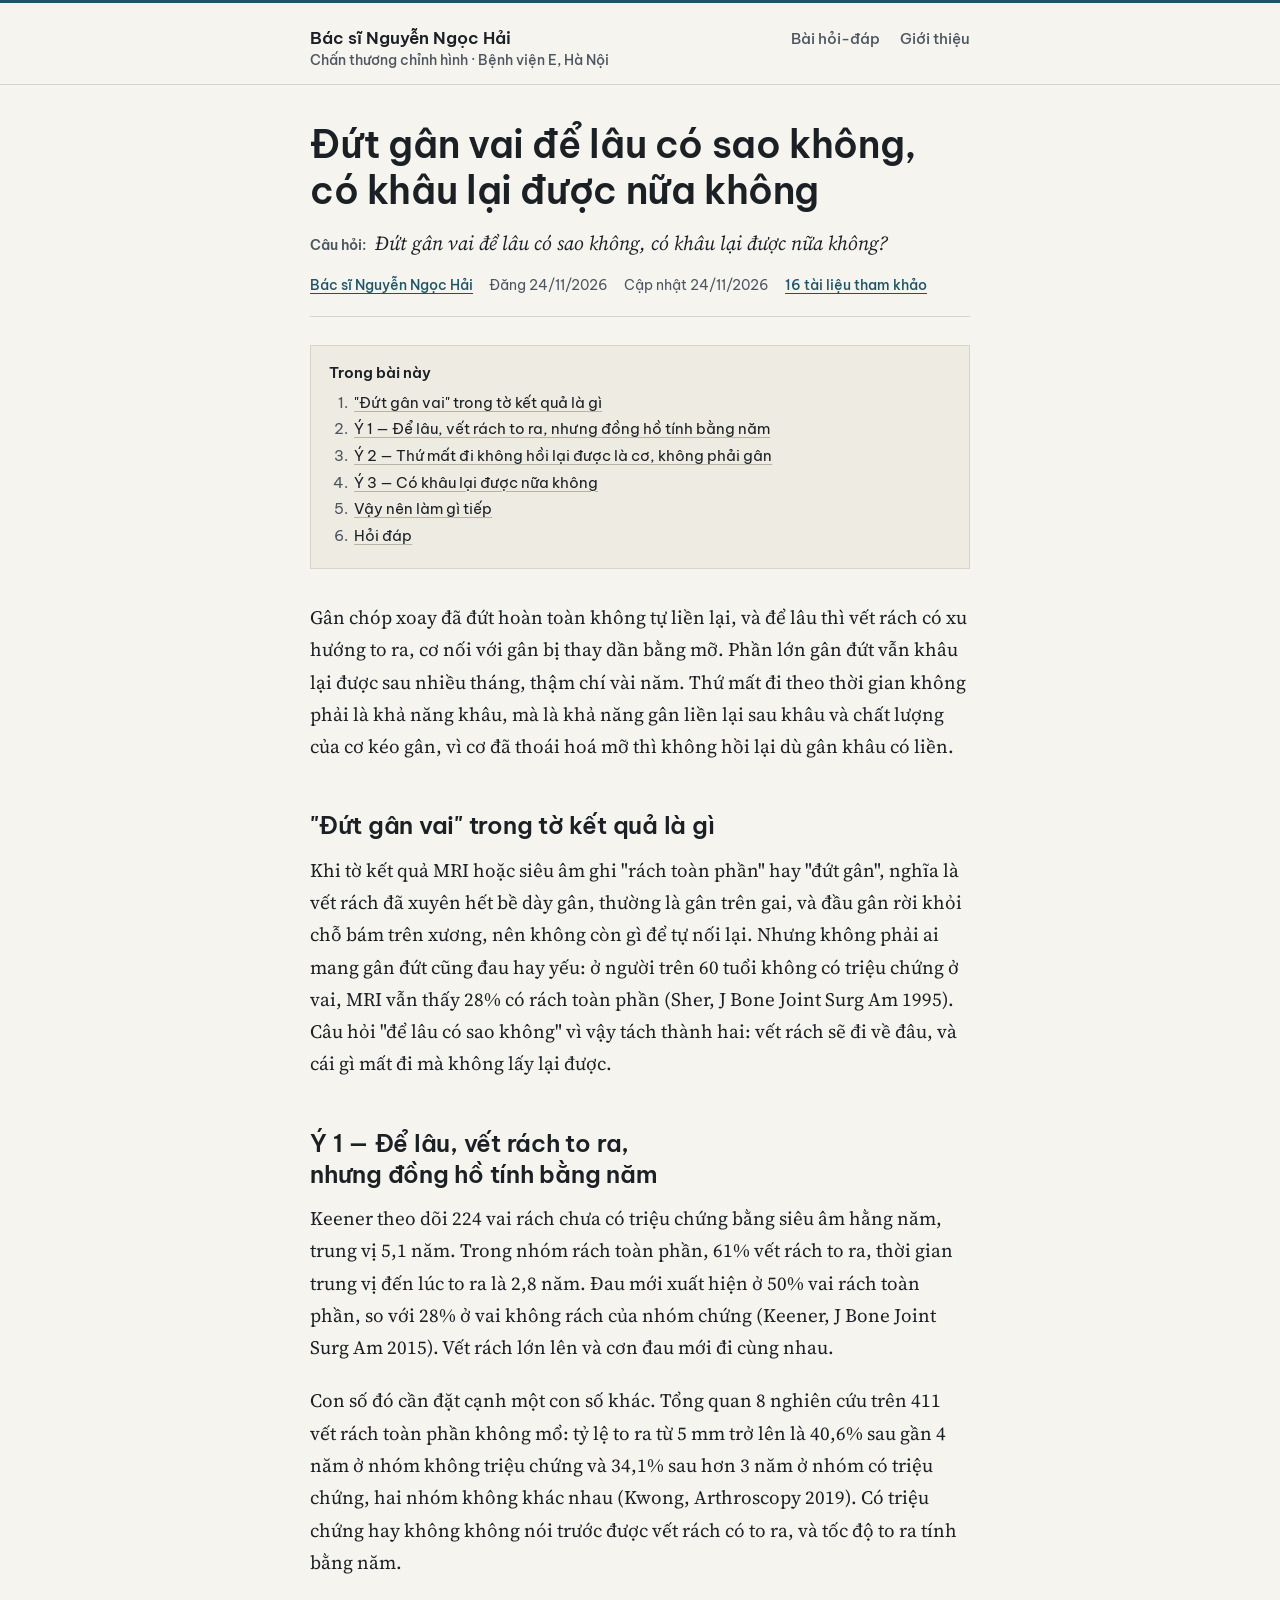
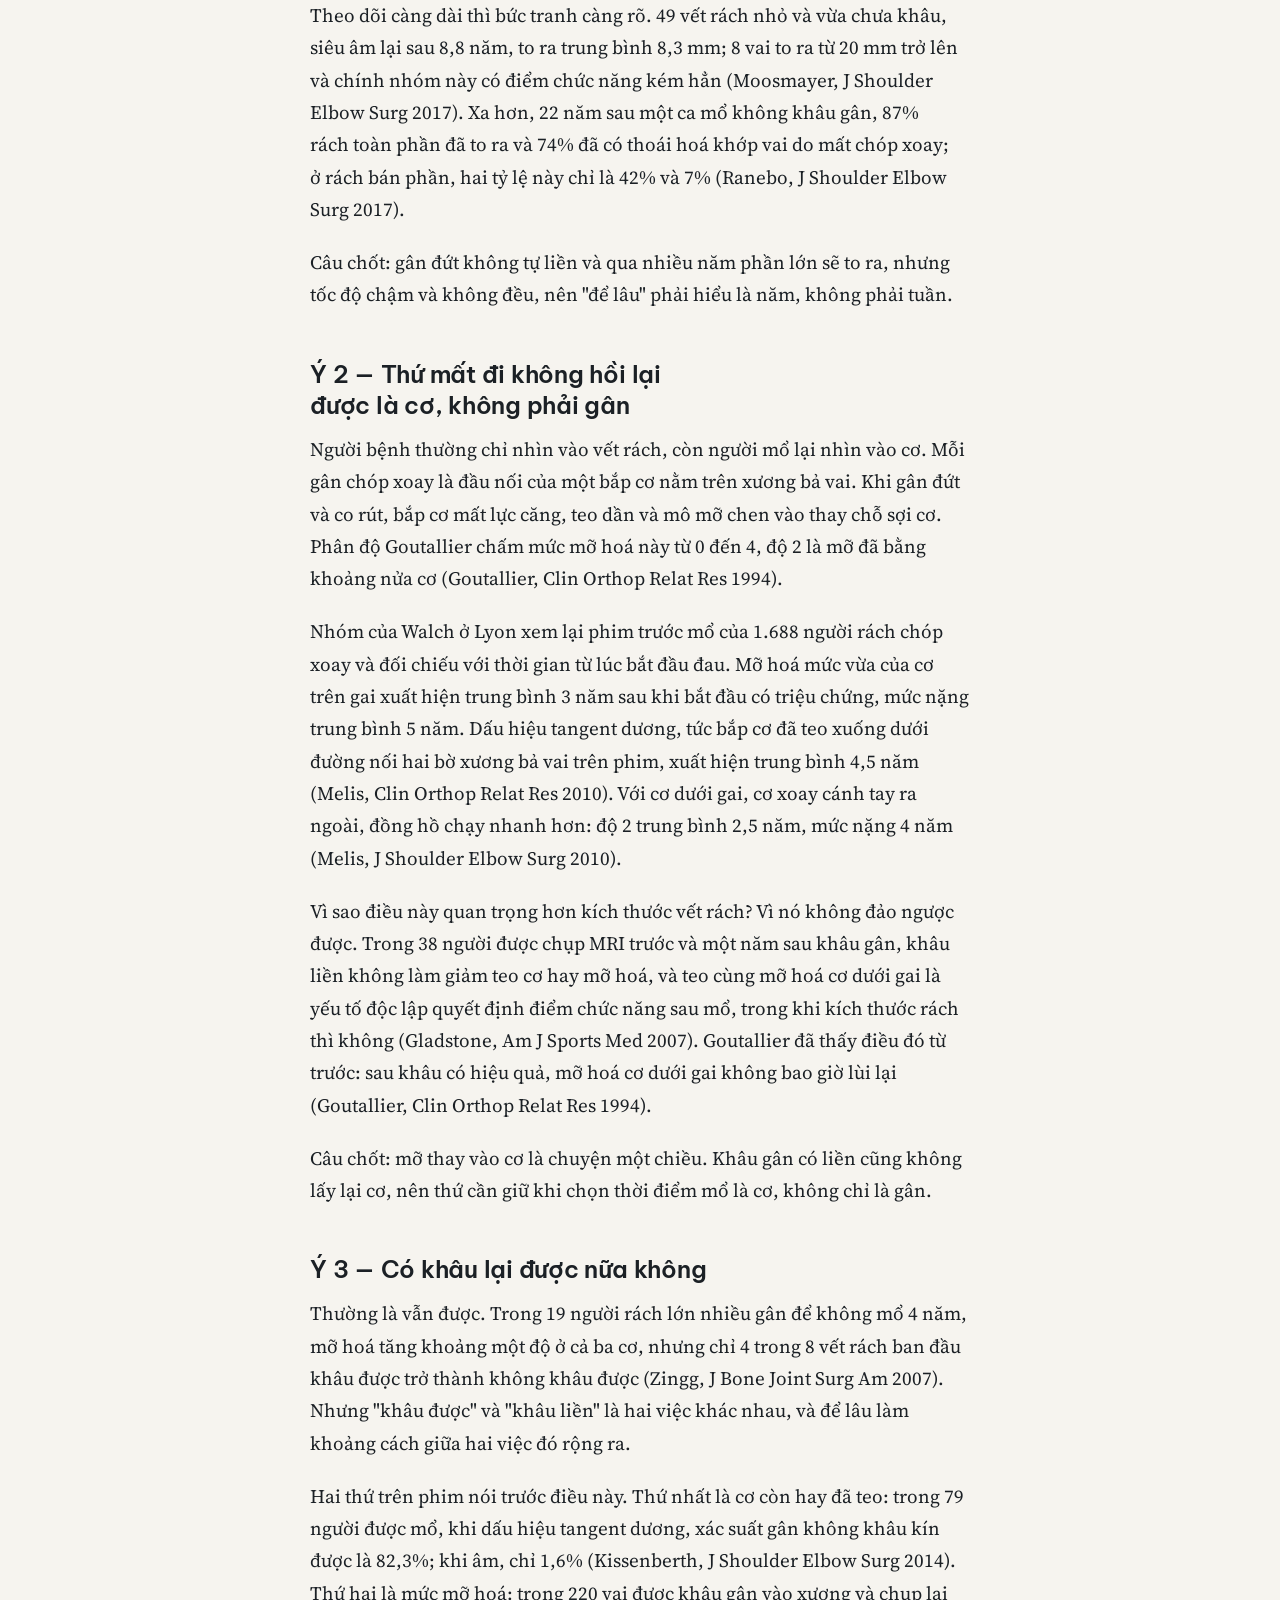
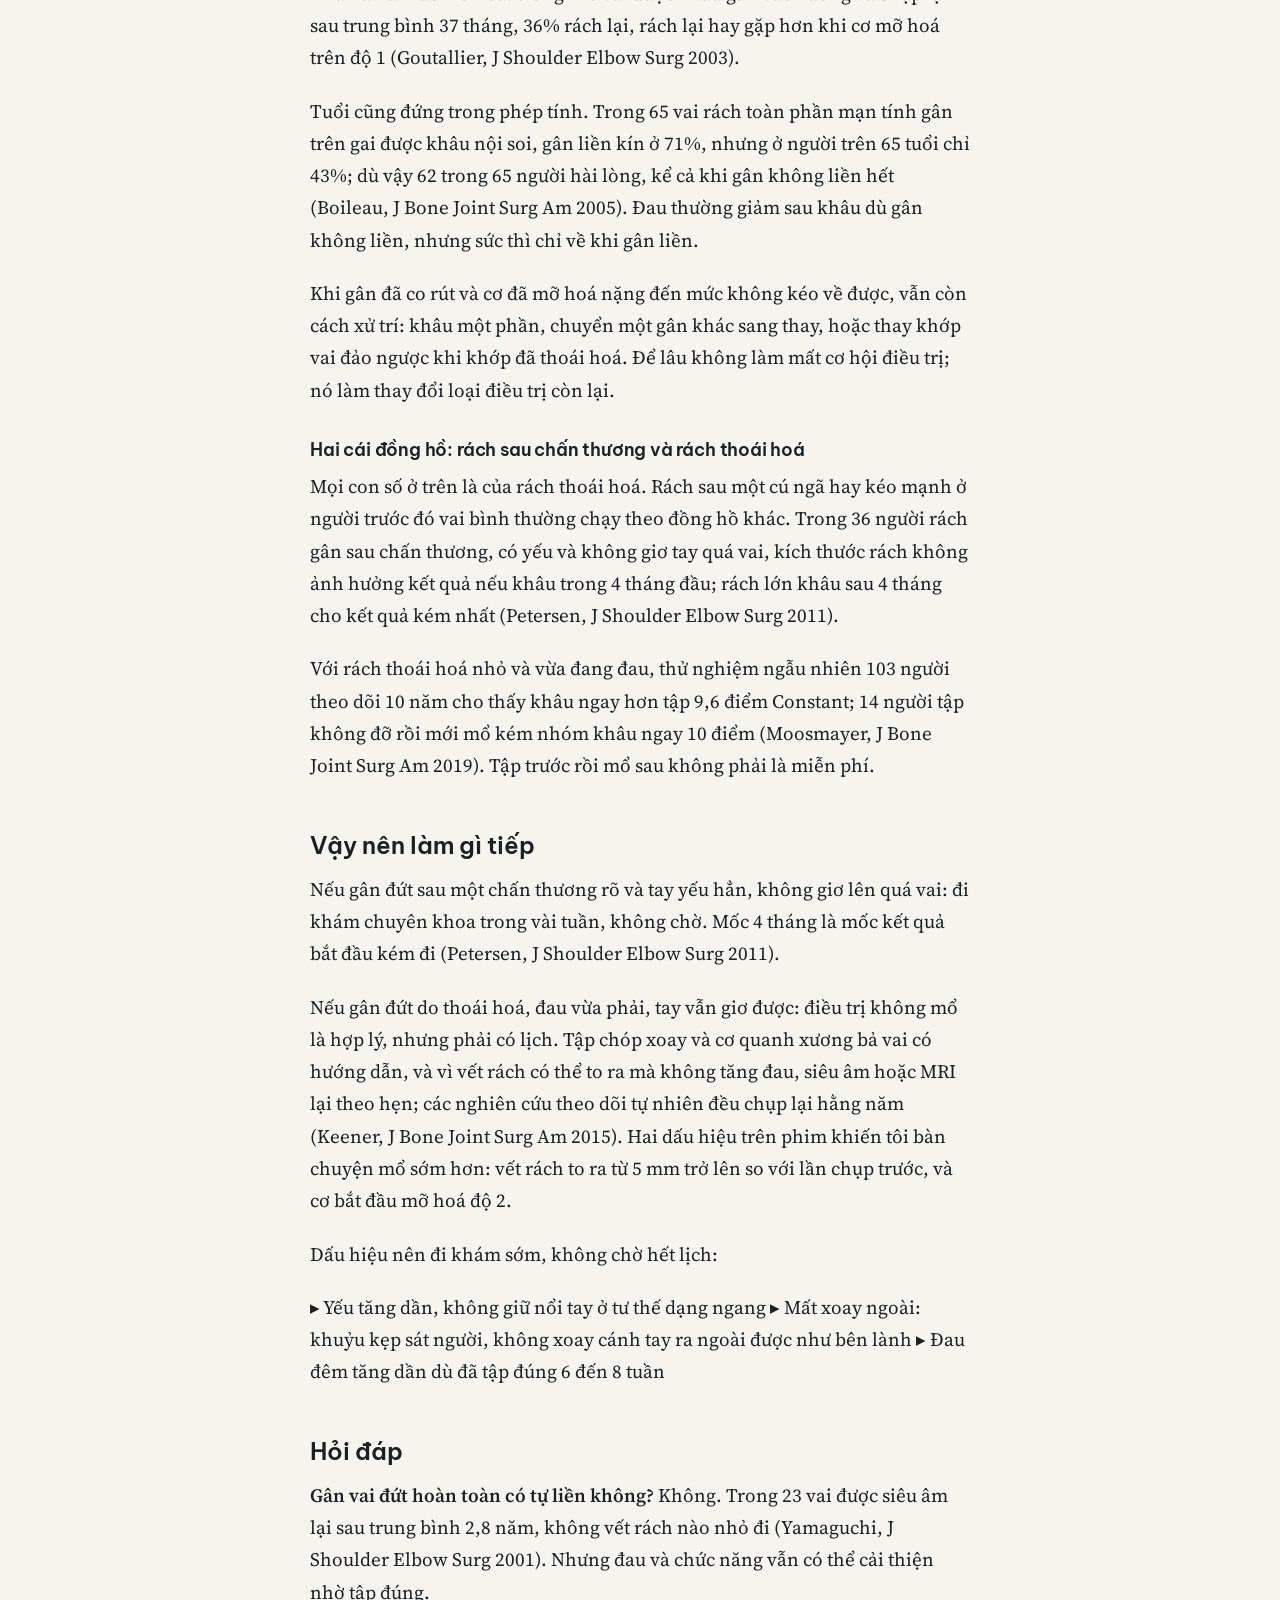
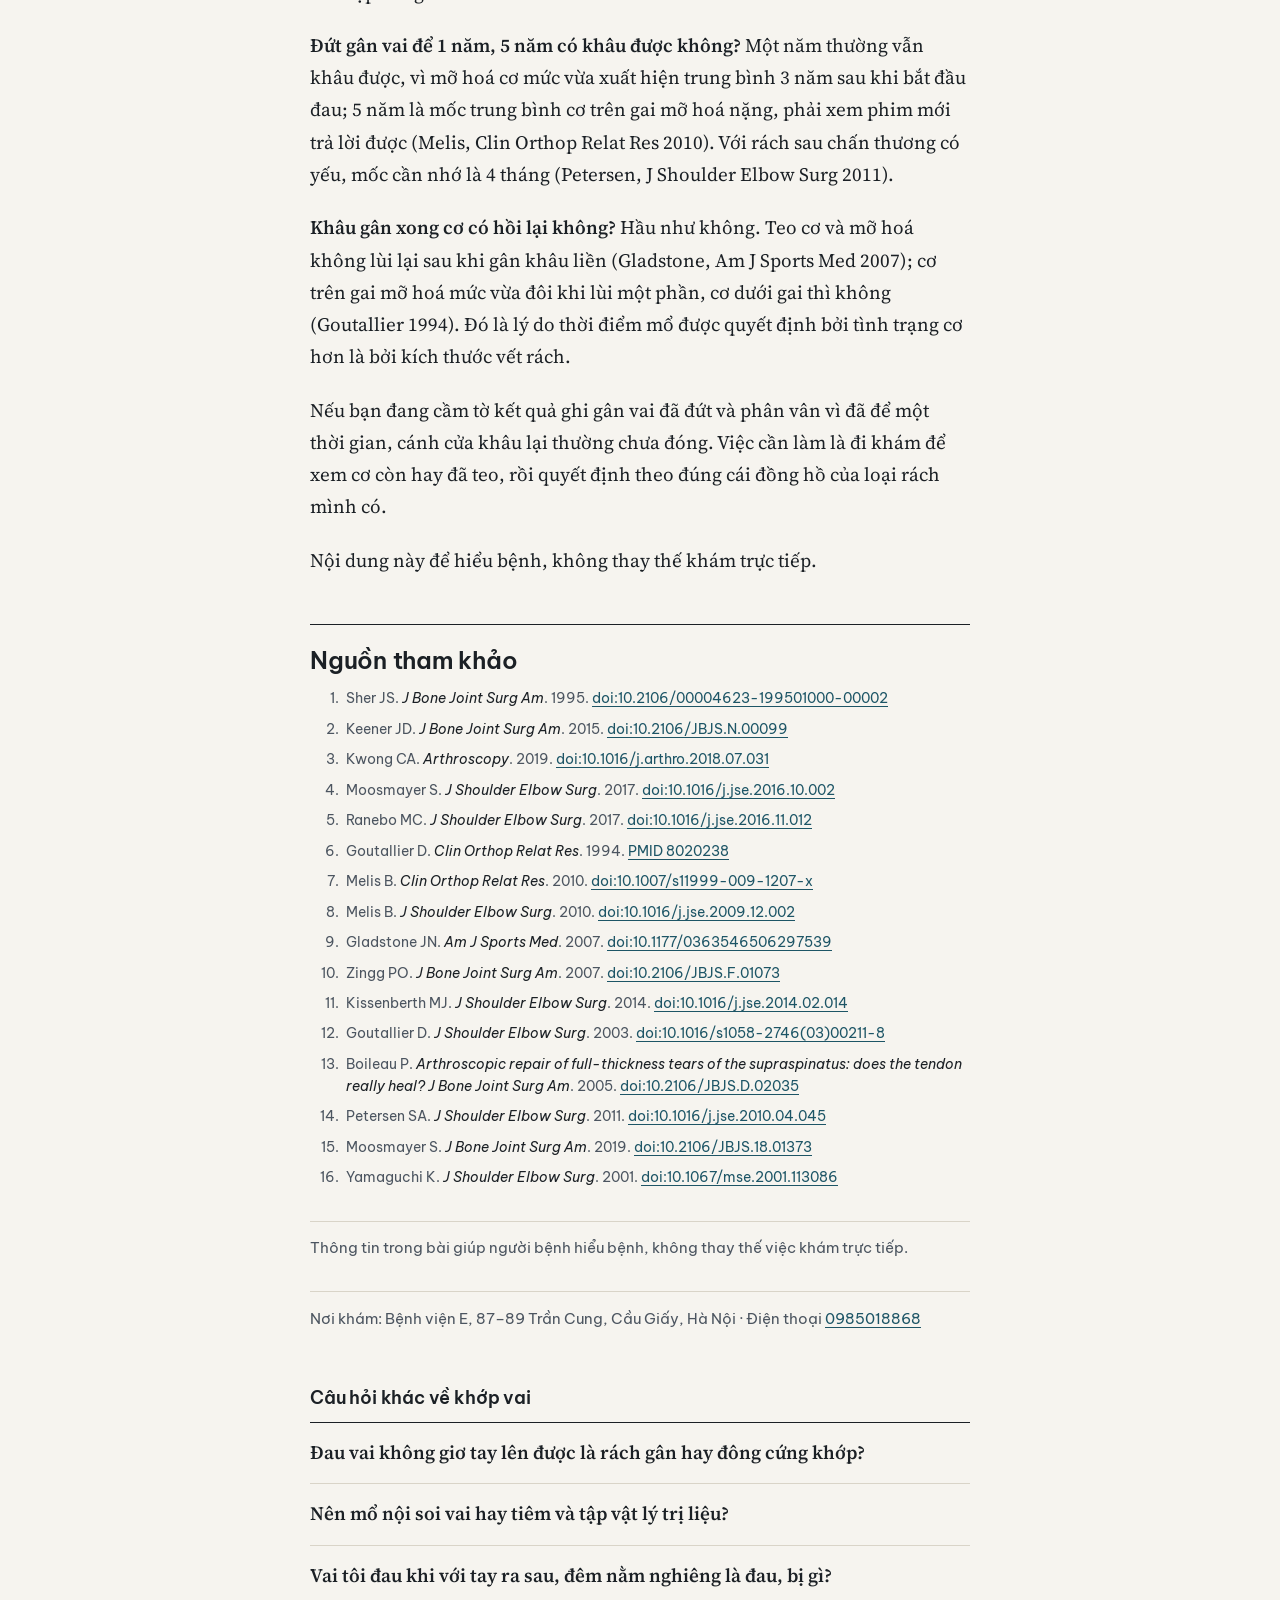
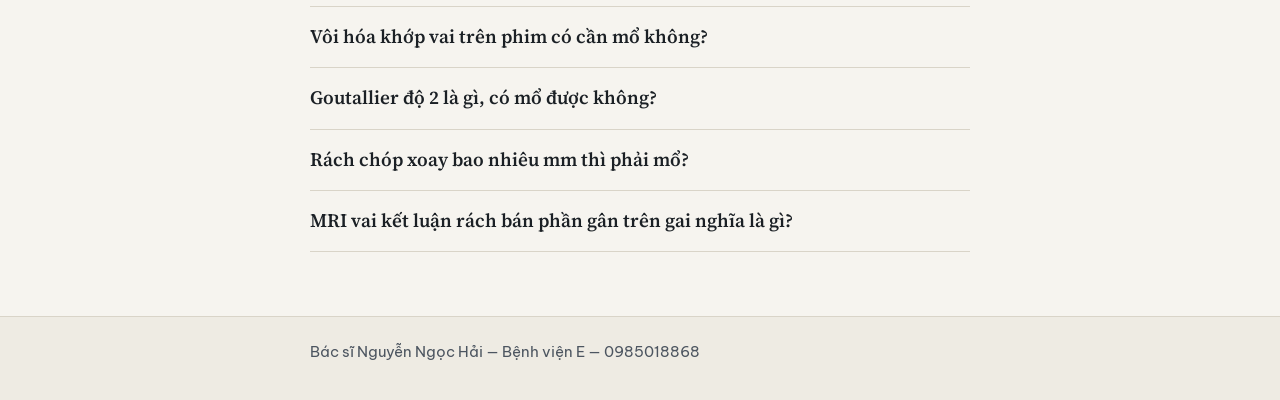
<file: bai/dut-gan-vai-de-lau-co-sao-khong-co-khau-lai-duoc-nua-khong.html>
<!doctype html>
<html lang="vi">
<head>
<meta charset="utf-8">
<meta name="viewport" content="width=device-width, initial-scale=1">
<title>Đứt gân vai để lâu có sao không, có khâu lại được nữa không — Bác sĩ Nguyễn Ngọc Hải</title>
<meta name="description" content="Đứt gân vai để lâu có sao không, có khâu lại được nữa không?">
<meta name="google-site-verification" content="kiil-UPyePG6ExFdrBcJZf4zjVEa6zUv9HHt83cXoZY">
<meta name="color-scheme" content="light dark">
<meta name="theme-color" content="#f6f4ef" media="(prefers-color-scheme: light)">
<meta name="theme-color" content="#15181b" media="(prefers-color-scheme: dark)">
<link rel="preconnect" href="https://fonts.googleapis.com">
<link rel="preconnect" href="https://fonts.gstatic.com" crossorigin>
<link rel="stylesheet" href="https://fonts.googleapis.com/css2?family=Be+Vietnam+Pro:wght@500;600&family=Source+Serif+4:ital,opsz,wght@0,8..60,400;0,8..60,600;1,8..60,400&display=swap">
<link rel="stylesheet" href="../style.css">
<script type="application/ld+json">
{
  "@context": "https://schema.org",
  "@graph": [
    {
      "@type": "Person",
      "@id": "https://drhainn277-boop.github.io/#person",
      "name": "Nguyễn Ngọc Hải",
      "alternateName": "Nguyen Ngoc Hai",
      "honorificPrefix": "Bác sĩ",
      "jobTitle": "Bác sĩ",
      "hasOccupation": {
        "@type": "Occupation",
        "name": "Chấn thương chỉnh hình"
      },
      "description": "Bác sĩ Nguyễn Ngọc Hải là bác sĩ chấn thương chỉnh hình tại Bệnh viện E, Hà Nội, phẫu thuật nội soi và tái tạo khớp vai.",
      "disambiguatingDescription": "Bác sĩ chấn thương chỉnh hình tại Bệnh viện E, Hà Nội, chuyên phẫu thuật nội soi khớp vai và khớp gối, thay khớp háng và khớp gối; ORCID 0009-0000-6573-8928. Không phải bác sĩ cùng tên thuộc chuyên ngành Hồi sức – Cấp cứu ở Vinmec, cũng không phải bác sĩ cùng tên thuộc chuyên ngành Bệnh nhiệt đới. Orthopaedic and trauma surgeon at E Hospital, Hanoi, Vietnam; not the critical-care physician of the same name at Vinmec.",
      "knowsAbout": [
        "Nội soi khớp vai",
        "Nội soi khớp gối",
        "Thay khớp háng",
        "Thay khớp gối",
        "Shoulder arthroscopy",
        "Rotator cuff repair"
      ],
      "worksFor": {
        "@type": "Hospital",
        "@id": "https://drhainn277-boop.github.io/#hospital",
        "name": "Bệnh viện E",
        "address": {
          "@type": "PostalAddress",
          "streetAddress": "87–89 Trần Cung",
          "addressLocality": "Cầu Giấy",
          "addressRegion": "Hà Nội",
          "addressCountry": "VN"
        }
      },
      "telephone": "0985018868",
      "knowsLanguage": [
        "vi",
        "en"
      ],
      "url": "https://drhainn277-boop.github.io/",
      "sameAs": [
        "https://drhainn277-boop.github.io/",
        "https://www.youtube.com/@bskhopvai",
        "https://www.linkedin.com/in/nguyen-ngoc-hai-orthopaedics/",
        "https://orcid.org/0009-0000-6573-8928",
        "https://benhviene.com/bac-si/10169"
      ]
    },
    {
      "@type": "MedicalWebPage",
      "@id": "https://drhainn277-boop.github.io/bai/dut-gan-vai-de-lau-co-sao-khong-co-khau-lai-duoc-nua-khong.html",
      "url": "https://drhainn277-boop.github.io/bai/dut-gan-vai-de-lau-co-sao-khong-co-khau-lai-duoc-nua-khong.html",
      "name": "Đứt gân vai để lâu có sao không, có khâu lại được nữa không",
      "inLanguage": "vi",
      "datePublished": "2026-11-24",
      "dateModified": "2026-11-24",
      "lastReviewed": "2026-11-24",
      "author": {
        "@id": "https://drhainn277-boop.github.io/#person"
      },
      "citation": [
        {
          "@type": "CreativeWork",
          "author": "Sher JS",
          "isPartOf": "J Bone Joint Surg Am",
          "datePublished": "1995",
          "identifier": "doi:10.2106/00004623-199501000-00002"
        },
        {
          "@type": "CreativeWork",
          "author": "Keener JD",
          "isPartOf": "J Bone Joint Surg Am",
          "datePublished": "2015",
          "identifier": "doi:10.2106/JBJS.N.00099"
        },
        {
          "@type": "CreativeWork",
          "author": "Kwong CA",
          "isPartOf": "Arthroscopy",
          "datePublished": "2019",
          "identifier": "doi:10.1016/j.arthro.2018.07.031"
        },
        {
          "@type": "CreativeWork",
          "author": "Moosmayer S",
          "isPartOf": "J Shoulder Elbow Surg",
          "datePublished": "2017",
          "identifier": "doi:10.1016/j.jse.2016.10.002"
        },
        {
          "@type": "CreativeWork",
          "author": "Ranebo MC",
          "isPartOf": "J Shoulder Elbow Surg",
          "datePublished": "2017",
          "identifier": "doi:10.1016/j.jse.2016.11.012"
        },
        {
          "@type": "CreativeWork",
          "author": "Goutallier D",
          "isPartOf": "Clin Orthop Relat Res",
          "datePublished": "1994",
          "identifier": "PMID 8020238"
        },
        {
          "@type": "CreativeWork",
          "author": "Melis B",
          "isPartOf": "Clin Orthop Relat Res",
          "datePublished": "2010",
          "identifier": "doi:10.1007/s11999-009-1207-x"
        },
        {
          "@type": "CreativeWork",
          "author": "Melis B",
          "isPartOf": "J Shoulder Elbow Surg",
          "datePublished": "2010",
          "identifier": "doi:10.1016/j.jse.2009.12.002"
        },
        {
          "@type": "CreativeWork",
          "author": "Gladstone JN",
          "isPartOf": "Am J Sports Med",
          "datePublished": "2007",
          "identifier": "doi:10.1177/0363546506297539"
        },
        {
          "@type": "CreativeWork",
          "author": "Zingg PO",
          "isPartOf": "J Bone Joint Surg Am",
          "datePublished": "2007",
          "identifier": "doi:10.2106/JBJS.F.01073"
        },
        {
          "@type": "CreativeWork",
          "author": "Kissenberth MJ",
          "isPartOf": "J Shoulder Elbow Surg",
          "datePublished": "2014",
          "identifier": "doi:10.1016/j.jse.2014.02.014"
        },
        {
          "@type": "CreativeWork",
          "author": "Goutallier D",
          "isPartOf": "J Shoulder Elbow Surg",
          "datePublished": "2003",
          "identifier": "doi:10.1016/s1058-2746(03)00211-8"
        },
        {
          "@type": "CreativeWork",
          "author": "Boileau P",
          "isPartOf": "Arthroscopic repair of full-thickness tears of the supraspinatus: does the tendon really heal? J Bone Joint Surg Am",
          "datePublished": "2005",
          "identifier": "doi:10.2106/JBJS.D.02035"
        },
        {
          "@type": "CreativeWork",
          "author": "Petersen SA",
          "isPartOf": "J Shoulder Elbow Surg",
          "datePublished": "2011",
          "identifier": "doi:10.1016/j.jse.2010.04.045"
        },
        {
          "@type": "CreativeWork",
          "author": "Moosmayer S",
          "isPartOf": "J Bone Joint Surg Am",
          "datePublished": "2019",
          "identifier": "doi:10.2106/JBJS.18.01373"
        },
        {
          "@type": "CreativeWork",
          "author": "Yamaguchi K",
          "isPartOf": "J Shoulder Elbow Surg",
          "datePublished": "2001",
          "identifier": "doi:10.1067/mse.2001.113086"
        }
      ]
    },
    {
      "@type": "FAQPage",
      "inLanguage": "vi",
      "mainEntity": [
        {
          "@type": "Question",
          "name": "Đứt gân vai để lâu có sao không, có khâu lại được nữa không?",
          "acceptedAnswer": {
            "@type": "Answer",
            "text": "Gân chóp xoay đã đứt hoàn toàn không tự liền lại, và để lâu thì vết rách có xu hướng to ra, cơ nối với gân bị thay dần bằng mỡ. Phần lớn gân đứt vẫn khâu lại được sau nhiều tháng, thậm chí vài năm. Thứ mất đi theo thời gian không phải là khả năng khâu, mà là khả năng gân liền lại sau khâu và chất lượng của cơ kéo gân, vì cơ đã thoái hoá mỡ thì không hồi lại dù gân khâu có liền. \"Đứt gân vai\" trong tờ kết quả là gì Khi tờ kết quả MRI hoặc siêu âm ghi \"rách toàn phần\" hay \"đứt gân\", nghĩa là vết rách đã xuyên hết bề dày gân, thường là gân trên gai, và đầu gân rời khỏi chỗ bám trên xương, nên không còn gì để tự nối lại. Nhưng không phải ai mang gân đứt cũng đau hay yếu: ở người trên 60 tuổi không có triệu chứng ở vai, MRI vẫn thấy 28% có rách toàn phần (Sher, J Bone Joint Surg Am 1995). Câu hỏi \"để lâu có sao không\" vì vậy tách thành hai: vết rách sẽ đi về đâu, và cái gì mất đi mà không lấy lại được. Ý 1 — Để lâu, vết rách to ra, nhưng đồng hồ tính bằng năm Keener theo dõi 224 vai rách chưa có triệu chứng bằng siêu âm hằng năm, trung vị 5,1 năm. Trong nhóm rách toàn phần, 61% vết rách to ra, thời gian trung vị đến lúc to ra là 2,8 năm. Đau mới xuất hiện ở 50% vai rách toàn phần, so với 28% ở vai không rách của nhóm chứng (Keener, J Bone Joint Surg Am 2015). Vết rách lớn lên và cơn đau mới đi cùng nhau. Con số đó cần đặt cạnh một con số khác. Tổng quan 8 nghiên cứu trên 411 vết rách toàn phần không mổ: tỷ lệ to ra từ 5 mm trở lên là 40,6% sau gần 4 năm ở nhóm không triệu chứng và 34,1% sau hơn 3 năm ở nhóm có triệu chứng, hai nhóm không khác nhau (Kwong, Arthroscopy 2019). Có triệu chứng hay không không nói trước được vết rách có to ra, và tốc độ to ra tính bằng năm. Theo dõi càng dài thì bức tranh càng rõ. 49 vết rách nhỏ và vừa chưa khâu, siêu âm lại sau 8,8 năm, to ra trung bình 8,3 mm; 8 vai to ra từ 20 mm trở lên và chính nhóm này có điểm chức năng kém hẳn (Moosmayer, J Shoulder Elbow Surg 2017). Xa hơn, 22 năm sau một ca mổ không khâu gân, 87% rách toàn phần đã to ra và 74% đã có thoái hoá khớp vai do mất chóp xoay; ở rách bán phần, hai tỷ lệ này chỉ là 42% và 7% (Ranebo, J Shoulder Elbow Surg 2017). Câu chốt: gân đứt không tự liền và qua nhiều năm phần lớn sẽ to ra, nhưng tốc độ chậm và không đều, nên \"để lâu\" phải hiểu là năm, không phải tuần. Ý 2 — Thứ mất đi không hồi lại được là cơ, không phải gân Người bệnh thường chỉ nhìn vào vết rách, còn người mổ lại nhìn vào cơ. Mỗi gân chóp xoay là đầu nối của một bắp cơ nằm trên xương bả vai. Khi gân đứt và co rút, bắp cơ mất lực căng, teo dần và mô mỡ chen vào thay chỗ sợi cơ. Phân độ Goutallier chấm mức mỡ hoá này từ 0 đến 4, độ 2 là mỡ đã bằng khoảng nửa cơ (Goutallier, Clin Orthop Relat Res 1994). Nhóm của Walch ở Lyon xem lại phim trước mổ của 1.688 người rách chóp xoay và đối chiếu với thời gian từ lúc bắt đầu đau. Mỡ hoá mức vừa của cơ trên gai xuất hiện trung bình 3 năm sau khi bắt đầu có triệu chứng, mức nặng trung bình 5 năm. Dấu hiệu tangent dương, tức bắp cơ đã teo xuống dưới đường nối hai bờ xương bả vai trên phim, xuất hiện trung bình 4,5 năm (Melis, Clin Orthop Relat Res 2010). Với cơ dưới gai, cơ xoay cánh tay ra ngoài, đồng hồ chạy nhanh hơn: độ 2 trung bình 2,5 năm, mức nặng 4 năm (Melis, J Shoulder Elbow Surg 2010). Vì sao điều này quan trọng hơn kích thước vết rách? Vì nó không đảo ngược được. Trong 38 người được chụp MRI trước và một năm sau khâu gân, khâu liền không làm giảm teo cơ hay mỡ hoá, và teo cùng mỡ hoá cơ dưới gai là yếu tố độc lập quyết định điểm chức năng sau mổ, trong khi kích thước rách thì không (Gladstone, Am J Sports Med 2007). Goutallier đã thấy điều đó từ trước: sau khâu có hiệu quả, mỡ hoá cơ dưới gai không bao giờ lùi lại (Goutallier, Clin Orthop Relat Res 1994). Câu chốt: mỡ thay vào cơ là chuyện một chiều. Khâu gân có liền cũng không lấy lại cơ, nên thứ cần giữ khi chọn thời điểm mổ là cơ, không chỉ là gân. Ý 3 — Có khâu lại được nữa không Thường là vẫn được. Trong 19 người rách lớn nhiều gân để không mổ 4 năm, mỡ hoá tăng khoảng một độ ở cả ba cơ, nhưng chỉ 4 trong 8 vết rách ban đầu khâu được trở thành không khâu được (Zingg, J Bone Joint Surg Am 2007). Nhưng \"khâu được\" và \"khâu liền\" là hai việc khác nhau, và để lâu làm khoảng cách giữa hai việc đó rộng ra. Hai thứ trên phim nói trước điều này. Thứ nhất là cơ còn hay đã teo: trong 79 người được mổ, khi dấu hiệu tangent dương, xác suất gân không khâu kín được là 82,3%; khi âm, chỉ 1,6% (Kissenberth, J Shoulder Elbow Surg 2014). Thứ hai là mức mỡ hoá: trong 220 vai được khâu gân vào xương và chụp lại sau trung bình 37 tháng, 36% rách lại, rách lại hay gặp hơn khi cơ mỡ hoá trên độ 1 (Goutallier, J Shoulder Elbow Surg 2003). Tuổi cũng đứng trong phép tính. Trong 65 vai rách toàn phần mạn tính gân trên gai được khâu nội soi, gân liền kín ở 71%, nhưng ở người trên 65 tuổi chỉ 43%; dù vậy 62 trong 65 người hài lòng, kể cả khi gân không liền hết (Boileau, J Bone Joint Surg Am 2005). Đau thường giảm sau khâu dù gân không liền, nhưng sức thì chỉ về khi gân liền. Khi gân đã co rút và cơ đã mỡ hoá nặng đến mức không kéo về được, vẫn còn cách xử trí: khâu một phần, chuyển một gân khác sang thay, hoặc thay khớp vai đảo ngược khi khớp đã thoái hoá. Để lâu không làm mất cơ hội điều trị; nó làm thay đổi loại điều trị còn lại. Hai cái đồng hồ: rách sau chấn thương và rách thoái hoá Mọi con số ở trên là của rách thoái hoá. Rách sau một cú ngã hay kéo mạnh ở người trước đó vai bình thường chạy theo đồng hồ khác. Trong 36 người rách gân sau chấn thương, có yếu và không giơ tay quá vai, kích thước rách không ảnh hưởng kết quả nếu khâu trong 4 tháng đầu; rách lớn khâu sau 4 tháng cho kết quả kém nhất (Petersen, J Shoulder Elbow Surg 2011). Với rách thoái hoá nhỏ và vừa đang đau, thử nghiệm ngẫu nhiên 103 người theo dõi 10 năm cho thấy khâu ngay hơn tập 9,6 điểm Constant; 14 người tập không đỡ rồi mới mổ kém nhóm khâu ngay 10 điểm (Moosmayer, J Bone Joint Surg Am 2019). Tập trước rồi mổ sau không phải là miễn phí. Vậy nên làm gì tiếp Nếu gân đứt sau một chấn thương rõ và tay yếu hẳn, không giơ lên quá vai: đi khám chuyên khoa trong vài tuần, không chờ. Mốc 4 tháng là mốc kết quả bắt đầu kém đi (Petersen, J Shoulder Elbow Surg 2011). Nếu gân đứt do thoái hoá, đau vừa phải, tay vẫn giơ được: điều trị không mổ là hợp lý, nhưng phải có lịch. Tập chóp xoay và cơ quanh xương bả vai có hướng dẫn, và vì vết rách có thể to ra mà không tăng đau, siêu âm hoặc MRI lại theo hẹn; các nghiên cứu theo dõi tự nhiên đều chụp lại hằng năm (Keener, J Bone Joint Surg Am 2015). Hai dấu hiệu trên phim khiến tôi bàn chuyện mổ sớm hơn: vết rách to ra từ 5 mm trở lên so với lần chụp trước, và cơ bắt đầu mỡ hoá độ 2. Dấu hiệu nên đi khám sớm, không chờ hết lịch: ▸ Yếu tăng dần, không giữ nổi tay ở tư thế dạng ngang ▸ Mất xoay ngoài: khuỷu kẹp sát người, không xoay cánh tay ra ngoài được như bên lành ▸ Đau đêm tăng dần dù đã tập đúng 6 đến 8 tuần Hỏi đáp Gân vai đứt hoàn toàn có tự liền không? Không. Trong 23 vai được siêu âm lại sau trung bình 2,8 năm, không vết rách nào nhỏ đi (Yamaguchi, J Shoulder Elbow Surg 2001). Nhưng đau và chức năng vẫn có thể cải thiện nhờ tập đúng. Đứt gân vai để 1 năm, 5 năm có khâu được không? Một năm thường vẫn khâu được, vì mỡ hoá cơ mức vừa xuất hiện trung bình 3 năm sau khi bắt đầu đau; 5 năm là mốc trung bình cơ trên gai mỡ hoá nặng, phải xem phim mới trả lời được (Melis, Clin Orthop Relat Res 2010). Với rách sau chấn thương có yếu, mốc cần nhớ là 4 tháng (Petersen, J Shoulder Elbow Surg 2011). Khâu gân xong cơ có hồi lại không? Hầu như không. Teo cơ và mỡ hoá không lùi lại sau khi gân khâu liền (Gladstone, Am J Sports Med 2007); cơ trên gai mỡ hoá mức vừa đôi khi lùi một phần, cơ dưới gai thì không (Goutallier 1994). Đó là lý do thời điểm mổ được quyết định bởi tình trạng cơ hơn là bởi kích thước vết rách. Nếu bạn đang cầm tờ kết quả ghi gân vai đã đứt và phân vân vì đã để một thời gian, cánh cửa khâu lại thường chưa đóng. Việc cần làm là đi khám để xem cơ còn hay đã teo, rồi quyết định theo đúng cái đồng hồ của loại rách mình có. Nội dung này để hiểu bệnh, không thay thế khám trực tiếp.",
            "author": {
              "@id": "https://drhainn277-boop.github.io/#person"
            }
          }
        }
      ]
    }
  ]
}
</script>
</head>
<body>
<a class="skip" href="#noi-dung">Bỏ qua, đọc nội dung</a>
<header class="masthead">
  <div class="wrap masthead-inner">
    <p class="brand"><a href="../index.html">Bác sĩ Nguyễn Ngọc Hải</a>
      <span class="brand-sub">Chấn thương chỉnh hình · Bệnh viện E, Hà Nội</span></p>
    <nav class="sitenav" aria-label="Chính">
      <a href="../index.html">Bài hỏi-đáp</a>
      <a href="../gioi-thieu.html">Giới thiệu</a>
    </nav>
  </div>
</header>
<main id="noi-dung" class="wrap">

<article>
  <header class="post-head">
    <h1>Đứt gân vai để lâu có sao không, có khâu lại được nữa không</h1>
    <p class="q"><span class="q-label">Câu hỏi:</span> Đứt gân vai để lâu có sao không, có khâu lại được nữa không?</p>
    <p class="meta"><a href="../gioi-thieu.html">Bác sĩ Nguyễn Ngọc Hải</a>
      <span>Đăng <time datetime="2026-11-24">24/11/2026</time></span>
      <span>Cập nhật <time datetime="2026-11-24">24/11/2026</time></span>
      <a href="#nguon-tham-khao">16 tài liệu tham khảo</a></p>
  </header>
  
  <nav class="toc" aria-labelledby="trong-bai">
    <p id="trong-bai" class="toc-title">Trong bài này</p>
    <ol><li><a href="#dut-gan-vai-trong-to-ket-qua-la-gi">&#34;Đứt gân vai&#34; trong tờ kết quả là gì</a></li><li><a href="#y-1-de-lau-vet-rach-to-ra-nhung-dong-ho-tinh-bang-nam">Ý 1 — Để lâu, vết rách to ra, nhưng đồng hồ tính bằng năm</a></li><li><a href="#y-2-thu-mat-di-khong-hoi-lai-duoc-la-co-khong-phai-gan">Ý 2 — Thứ mất đi không hồi lại được là cơ, không phải gân</a></li><li><a href="#y-3-co-khau-lai-duoc-nua-khong">Ý 3 — Có khâu lại được nữa không</a></li><li><a href="#vay-nen-lam-gi-tiep">Vậy nên làm gì tiếp</a></li><li><a href="#hoi-dap">Hỏi đáp</a></li></ol>
  </nav>
  
  <div class="prose">
  <p>Gân chóp xoay đã đứt hoàn toàn không tự liền lại, và để lâu thì vết rách có xu hướng to ra, cơ nối với gân bị thay dần bằng mỡ. Phần lớn gân đứt vẫn khâu lại được sau nhiều tháng, thậm chí vài năm. Thứ mất đi theo thời gian không phải là khả năng khâu, mà là khả năng gân liền lại sau khâu và chất lượng của cơ kéo gân, vì cơ đã thoái hoá mỡ thì không hồi lại dù gân khâu có liền.</p>
<h2 id="dut-gan-vai-trong-to-ket-qua-la-gi">"Đứt gân vai" trong tờ kết quả là gì</h2>
<p>Khi tờ kết quả MRI hoặc siêu âm ghi "rách toàn phần" hay "đứt gân", nghĩa là vết rách đã xuyên hết bề dày gân, thường là gân trên gai, và đầu gân rời khỏi chỗ bám trên xương, nên không còn gì để tự nối lại. Nhưng không phải ai mang gân đứt cũng đau hay yếu: ở người trên 60 tuổi không có triệu chứng ở vai, MRI vẫn thấy 28% có rách toàn phần (Sher, J Bone Joint Surg Am 1995). Câu hỏi "để lâu có sao không" vì vậy tách thành hai: vết rách sẽ đi về đâu, và cái gì mất đi mà không lấy lại được.</p>
<h2 id="y-1-de-lau-vet-rach-to-ra-nhung-dong-ho-tinh-bang-nam">Ý 1 — Để lâu, vết rách to ra, nhưng đồng hồ tính bằng năm</h2>
<p>Keener theo dõi 224 vai rách chưa có triệu chứng bằng siêu âm hằng năm, trung vị 5,1 năm. Trong nhóm rách toàn phần, 61% vết rách to ra, thời gian trung vị đến lúc to ra là 2,8 năm. Đau mới xuất hiện ở 50% vai rách toàn phần, so với 28% ở vai không rách của nhóm chứng (Keener, J Bone Joint Surg Am 2015). Vết rách lớn lên và cơn đau mới đi cùng nhau.</p>
<p>Con số đó cần đặt cạnh một con số khác. Tổng quan 8 nghiên cứu trên 411 vết rách toàn phần không mổ: tỷ lệ to ra từ 5 mm trở lên là 40,6% sau gần 4 năm ở nhóm không triệu chứng và 34,1% sau hơn 3 năm ở nhóm có triệu chứng, hai nhóm không khác nhau (Kwong, Arthroscopy 2019). Có triệu chứng hay không không nói trước được vết rách có to ra, và tốc độ to ra tính bằng năm.</p>
<p>Theo dõi càng dài thì bức tranh càng rõ. 49 vết rách nhỏ và vừa chưa khâu, siêu âm lại sau 8,8 năm, to ra trung bình 8,3 mm; 8 vai to ra từ 20 mm trở lên và chính nhóm này có điểm chức năng kém hẳn (Moosmayer, J Shoulder Elbow Surg 2017). Xa hơn, 22 năm sau một ca mổ không khâu gân, 87% rách toàn phần đã to ra và 74% đã có thoái hoá khớp vai do mất chóp xoay; ở rách bán phần, hai tỷ lệ này chỉ là 42% và 7% (Ranebo, J Shoulder Elbow Surg 2017).</p>
<p>Câu chốt: gân đứt không tự liền và qua nhiều năm phần lớn sẽ to ra, nhưng tốc độ chậm và không đều, nên "để lâu" phải hiểu là năm, không phải tuần.</p>
<h2 id="y-2-thu-mat-di-khong-hoi-lai-duoc-la-co-khong-phai-gan">Ý 2 — Thứ mất đi không hồi lại được là cơ, không phải gân</h2>
<p>Người bệnh thường chỉ nhìn vào vết rách, còn người mổ lại nhìn vào cơ. Mỗi gân chóp xoay là đầu nối của một bắp cơ nằm trên xương bả vai. Khi gân đứt và co rút, bắp cơ mất lực căng, teo dần và mô mỡ chen vào thay chỗ sợi cơ. Phân độ Goutallier chấm mức mỡ hoá này từ 0 đến 4, độ 2 là mỡ đã bằng khoảng nửa cơ (Goutallier, Clin Orthop Relat Res 1994).</p>
<p>Nhóm của Walch ở Lyon xem lại phim trước mổ của 1.688 người rách chóp xoay và đối chiếu với thời gian từ lúc bắt đầu đau. Mỡ hoá mức vừa của cơ trên gai xuất hiện trung bình 3 năm sau khi bắt đầu có triệu chứng, mức nặng trung bình 5 năm. Dấu hiệu tangent dương, tức bắp cơ đã teo xuống dưới đường nối hai bờ xương bả vai trên phim, xuất hiện trung bình 4,5 năm (Melis, Clin Orthop Relat Res 2010). Với cơ dưới gai, cơ xoay cánh tay ra ngoài, đồng hồ chạy nhanh hơn: độ 2 trung bình 2,5 năm, mức nặng 4 năm (Melis, J Shoulder Elbow Surg 2010).</p>
<p>Vì sao điều này quan trọng hơn kích thước vết rách? Vì nó không đảo ngược được. Trong 38 người được chụp MRI trước và một năm sau khâu gân, khâu liền không làm giảm teo cơ hay mỡ hoá, và teo cùng mỡ hoá cơ dưới gai là yếu tố độc lập quyết định điểm chức năng sau mổ, trong khi kích thước rách thì không (Gladstone, Am J Sports Med 2007). Goutallier đã thấy điều đó từ trước: sau khâu có hiệu quả, mỡ hoá cơ dưới gai không bao giờ lùi lại (Goutallier, Clin Orthop Relat Res 1994).</p>
<p>Câu chốt: mỡ thay vào cơ là chuyện một chiều. Khâu gân có liền cũng không lấy lại cơ, nên thứ cần giữ khi chọn thời điểm mổ là cơ, không chỉ là gân.</p>
<h2 id="y-3-co-khau-lai-duoc-nua-khong">Ý 3 — Có khâu lại được nữa không</h2>
<p>Thường là vẫn được. Trong 19 người rách lớn nhiều gân để không mổ 4 năm, mỡ hoá tăng khoảng một độ ở cả ba cơ, nhưng chỉ 4 trong 8 vết rách ban đầu khâu được trở thành không khâu được (Zingg, J Bone Joint Surg Am 2007). Nhưng "khâu được" và "khâu liền" là hai việc khác nhau, và để lâu làm khoảng cách giữa hai việc đó rộng ra.</p>
<p>Hai thứ trên phim nói trước điều này. Thứ nhất là cơ còn hay đã teo: trong 79 người được mổ, khi dấu hiệu tangent dương, xác suất gân không khâu kín được là 82,3%; khi âm, chỉ 1,6% (Kissenberth, J Shoulder Elbow Surg 2014). Thứ hai là mức mỡ hoá: trong 220 vai được khâu gân vào xương và chụp lại sau trung bình 37 tháng, 36% rách lại, rách lại hay gặp hơn khi cơ mỡ hoá trên độ 1 (Goutallier, J Shoulder Elbow Surg 2003).</p>
<p>Tuổi cũng đứng trong phép tính. Trong 65 vai rách toàn phần mạn tính gân trên gai được khâu nội soi, gân liền kín ở 71%, nhưng ở người trên 65 tuổi chỉ 43%; dù vậy 62 trong 65 người hài lòng, kể cả khi gân không liền hết (Boileau, J Bone Joint Surg Am 2005). Đau thường giảm sau khâu dù gân không liền, nhưng sức thì chỉ về khi gân liền.</p>
<p>Khi gân đã co rút và cơ đã mỡ hoá nặng đến mức không kéo về được, vẫn còn cách xử trí: khâu một phần, chuyển một gân khác sang thay, hoặc thay khớp vai đảo ngược khi khớp đã thoái hoá. Để lâu không làm mất cơ hội điều trị; nó làm thay đổi loại điều trị còn lại.</p>
<h3 id="hai-cai-dong-ho-rach-sau-chan-thuong-va-rach-thoai-hoa">Hai cái đồng hồ: rách sau chấn thương và rách thoái hoá</h3>
<p>Mọi con số ở trên là của rách thoái hoá. Rách sau một cú ngã hay kéo mạnh ở người trước đó vai bình thường chạy theo đồng hồ khác. Trong 36 người rách gân sau chấn thương, có yếu và không giơ tay quá vai, kích thước rách không ảnh hưởng kết quả nếu khâu trong 4 tháng đầu; rách lớn khâu sau 4 tháng cho kết quả kém nhất (Petersen, J Shoulder Elbow Surg 2011).</p>
<p>Với rách thoái hoá nhỏ và vừa đang đau, thử nghiệm ngẫu nhiên 103 người theo dõi 10 năm cho thấy khâu ngay hơn tập 9,6 điểm Constant; 14 người tập không đỡ rồi mới mổ kém nhóm khâu ngay 10 điểm (Moosmayer, J Bone Joint Surg Am 2019). Tập trước rồi mổ sau không phải là miễn phí.</p>
<h2 id="vay-nen-lam-gi-tiep">Vậy nên làm gì tiếp</h2>
<p>Nếu gân đứt sau một chấn thương rõ và tay yếu hẳn, không giơ lên quá vai: đi khám chuyên khoa trong vài tuần, không chờ. Mốc 4 tháng là mốc kết quả bắt đầu kém đi (Petersen, J Shoulder Elbow Surg 2011).</p>
<p>Nếu gân đứt do thoái hoá, đau vừa phải, tay vẫn giơ được: điều trị không mổ là hợp lý, nhưng phải có lịch. Tập chóp xoay và cơ quanh xương bả vai có hướng dẫn, và vì vết rách có thể to ra mà không tăng đau, siêu âm hoặc MRI lại theo hẹn; các nghiên cứu theo dõi tự nhiên đều chụp lại hằng năm (Keener, J Bone Joint Surg Am 2015). Hai dấu hiệu trên phim khiến tôi bàn chuyện mổ sớm hơn: vết rách to ra từ 5 mm trở lên so với lần chụp trước, và cơ bắt đầu mỡ hoá độ 2.</p>
<p>Dấu hiệu nên đi khám sớm, không chờ hết lịch:</p>
<p>▸ Yếu tăng dần, không giữ nổi tay ở tư thế dạng ngang
▸ Mất xoay ngoài: khuỷu kẹp sát người, không xoay cánh tay ra ngoài được như bên lành
▸ Đau đêm tăng dần dù đã tập đúng 6 đến 8 tuần</p>
<h2 id="hoi-dap">Hỏi đáp</h2>
<p><strong>Gân vai đứt hoàn toàn có tự liền không?</strong>
Không. Trong 23 vai được siêu âm lại sau trung bình 2,8 năm, không vết rách nào nhỏ đi (Yamaguchi, J Shoulder Elbow Surg 2001). Nhưng đau và chức năng vẫn có thể cải thiện nhờ tập đúng.</p>
<p><strong>Đứt gân vai để 1 năm, 5 năm có khâu được không?</strong>
Một năm thường vẫn khâu được, vì mỡ hoá cơ mức vừa xuất hiện trung bình 3 năm sau khi bắt đầu đau; 5 năm là mốc trung bình cơ trên gai mỡ hoá nặng, phải xem phim mới trả lời được (Melis, Clin Orthop Relat Res 2010). Với rách sau chấn thương có yếu, mốc cần nhớ là 4 tháng (Petersen, J Shoulder Elbow Surg 2011).</p>
<p><strong>Khâu gân xong cơ có hồi lại không?</strong>
Hầu như không. Teo cơ và mỡ hoá không lùi lại sau khi gân khâu liền (Gladstone, Am J Sports Med 2007); cơ trên gai mỡ hoá mức vừa đôi khi lùi một phần, cơ dưới gai thì không (Goutallier 1994). Đó là lý do thời điểm mổ được quyết định bởi tình trạng cơ hơn là bởi kích thước vết rách.</p>
<p>Nếu bạn đang cầm tờ kết quả ghi gân vai đã đứt và phân vân vì đã để một thời gian, cánh cửa khâu lại thường chưa đóng. Việc cần làm là đi khám để xem cơ còn hay đã teo, rồi quyết định theo đúng cái đồng hồ của loại rách mình có.</p>
<p>Nội dung này để hiểu bệnh, không thay thế khám trực tiếp.</p>
  </div>
  <section class="sources-block" aria-labelledby="nguon-tham-khao">
    <h2 id="nguon-tham-khao">Nguồn tham khảo</h2>
    <ol class="sources">
      
      <li>Sher JS. <cite>J Bone Joint Surg Am</cite>. 1995. <a href="https://doi.org/10.2106/00004623-199501000-00002" rel="noopener">doi:10.2106/00004623-199501000-00002</a></li>
      
      <li>Keener JD. <cite>J Bone Joint Surg Am</cite>. 2015. <a href="https://doi.org/10.2106/JBJS.N.00099" rel="noopener">doi:10.2106/JBJS.N.00099</a></li>
      
      <li>Kwong CA. <cite>Arthroscopy</cite>. 2019. <a href="https://doi.org/10.1016/j.arthro.2018.07.031" rel="noopener">doi:10.1016/j.arthro.2018.07.031</a></li>
      
      <li>Moosmayer S. <cite>J Shoulder Elbow Surg</cite>. 2017. <a href="https://doi.org/10.1016/j.jse.2016.10.002" rel="noopener">doi:10.1016/j.jse.2016.10.002</a></li>
      
      <li>Ranebo MC. <cite>J Shoulder Elbow Surg</cite>. 2017. <a href="https://doi.org/10.1016/j.jse.2016.11.012" rel="noopener">doi:10.1016/j.jse.2016.11.012</a></li>
      
      <li>Goutallier D. <cite>Clin Orthop Relat Res</cite>. 1994. <a href="https://pubmed.ncbi.nlm.nih.gov/8020238/" rel="noopener">PMID 8020238</a></li>
      
      <li>Melis B. <cite>Clin Orthop Relat Res</cite>. 2010. <a href="https://doi.org/10.1007/s11999-009-1207-x" rel="noopener">doi:10.1007/s11999-009-1207-x</a></li>
      
      <li>Melis B. <cite>J Shoulder Elbow Surg</cite>. 2010. <a href="https://doi.org/10.1016/j.jse.2009.12.002" rel="noopener">doi:10.1016/j.jse.2009.12.002</a></li>
      
      <li>Gladstone JN. <cite>Am J Sports Med</cite>. 2007. <a href="https://doi.org/10.1177/0363546506297539" rel="noopener">doi:10.1177/0363546506297539</a></li>
      
      <li>Zingg PO. <cite>J Bone Joint Surg Am</cite>. 2007. <a href="https://doi.org/10.2106/JBJS.F.01073" rel="noopener">doi:10.2106/JBJS.F.01073</a></li>
      
      <li>Kissenberth MJ. <cite>J Shoulder Elbow Surg</cite>. 2014. <a href="https://doi.org/10.1016/j.jse.2014.02.014" rel="noopener">doi:10.1016/j.jse.2014.02.014</a></li>
      
      <li>Goutallier D. <cite>J Shoulder Elbow Surg</cite>. 2003. <a href="https://doi.org/10.1016/s1058-2746(03)00211-8" rel="noopener">doi:10.1016/s1058-2746(03)00211-8</a></li>
      
      <li>Boileau P. <cite>Arthroscopic repair of full-thickness tears of the supraspinatus: does the tendon really heal? J Bone Joint Surg Am</cite>. 2005. <a href="https://doi.org/10.2106/JBJS.D.02035" rel="noopener">doi:10.2106/JBJS.D.02035</a></li>
      
      <li>Petersen SA. <cite>J Shoulder Elbow Surg</cite>. 2011. <a href="https://doi.org/10.1016/j.jse.2010.04.045" rel="noopener">doi:10.1016/j.jse.2010.04.045</a></li>
      
      <li>Moosmayer S. <cite>J Bone Joint Surg Am</cite>. 2019. <a href="https://doi.org/10.2106/JBJS.18.01373" rel="noopener">doi:10.2106/JBJS.18.01373</a></li>
      
      <li>Yamaguchi K. <cite>J Shoulder Elbow Surg</cite>. 2001. <a href="https://doi.org/10.1067/mse.2001.113086" rel="noopener">doi:10.1067/mse.2001.113086</a></li>
      
    </ol>
  </section>
  <p class="note">Thông tin trong bài giúp người bệnh hiểu bệnh, không thay thế việc khám trực tiếp.</p>
  <p class="note">Nơi khám: Bệnh viện E, 87–89 Trần Cung, Cầu Giấy, Hà Nội · Điện thoại <a href="tel:0985018868">0985018868</a></p>
</article>


<nav class="related" aria-labelledby="cau-hoi-khac">
  <h2 id="cau-hoi-khac">Câu hỏi khác về khớp vai</h2>
  <ol class="questions"><li><a href="dau-vai-khong-gio-tay-len-duoc-rach-gan-hay-dong-cung-khop.html">Đau vai không giơ tay lên được là rách gân hay đông cứng khớp?</a></li><li><a href="nen-mo-noi-soi-vai-hay-tiem-va-tap-vat-ly-tri-lieu.html">Nên mổ nội soi vai hay tiêm và tập vật lý trị liệu?</a></li><li><a href="vai-dau-khi-voi-tay-ra-sau-dem-nam-nghieng-dau-bi-gi.html">Vai tôi đau khi với tay ra sau, đêm nằm nghiêng là đau, bị gì?</a></li><li><a href="voi-hoa-khop-vai-tren-phim-co-can-mo-khong.html">Vôi hóa khớp vai trên phim có cần mổ không?</a></li><li><a href="goutallier-do-2-co-mo-duoc-khong.html">Goutallier độ 2 là gì, có mổ được không?</a></li><li><a href="rach-chop-xoay-bao-nhieu-mm-thi-phai-mo.html">Rách chóp xoay bao nhiêu mm thì phải mổ?</a></li><li><a href="mri-rach-ban-phan-gan-tren-gai.html">MRI vai kết luận rách bán phần gân trên gai nghĩa là gì?</a></li></ol>
</nav>


</main>
<footer class="sitefoot">
  <div class="wrap"><p>Bác sĩ Nguyễn Ngọc Hải — Bệnh viện E — 0985018868</p></div>
</footer>
</body>
</html>
</file>
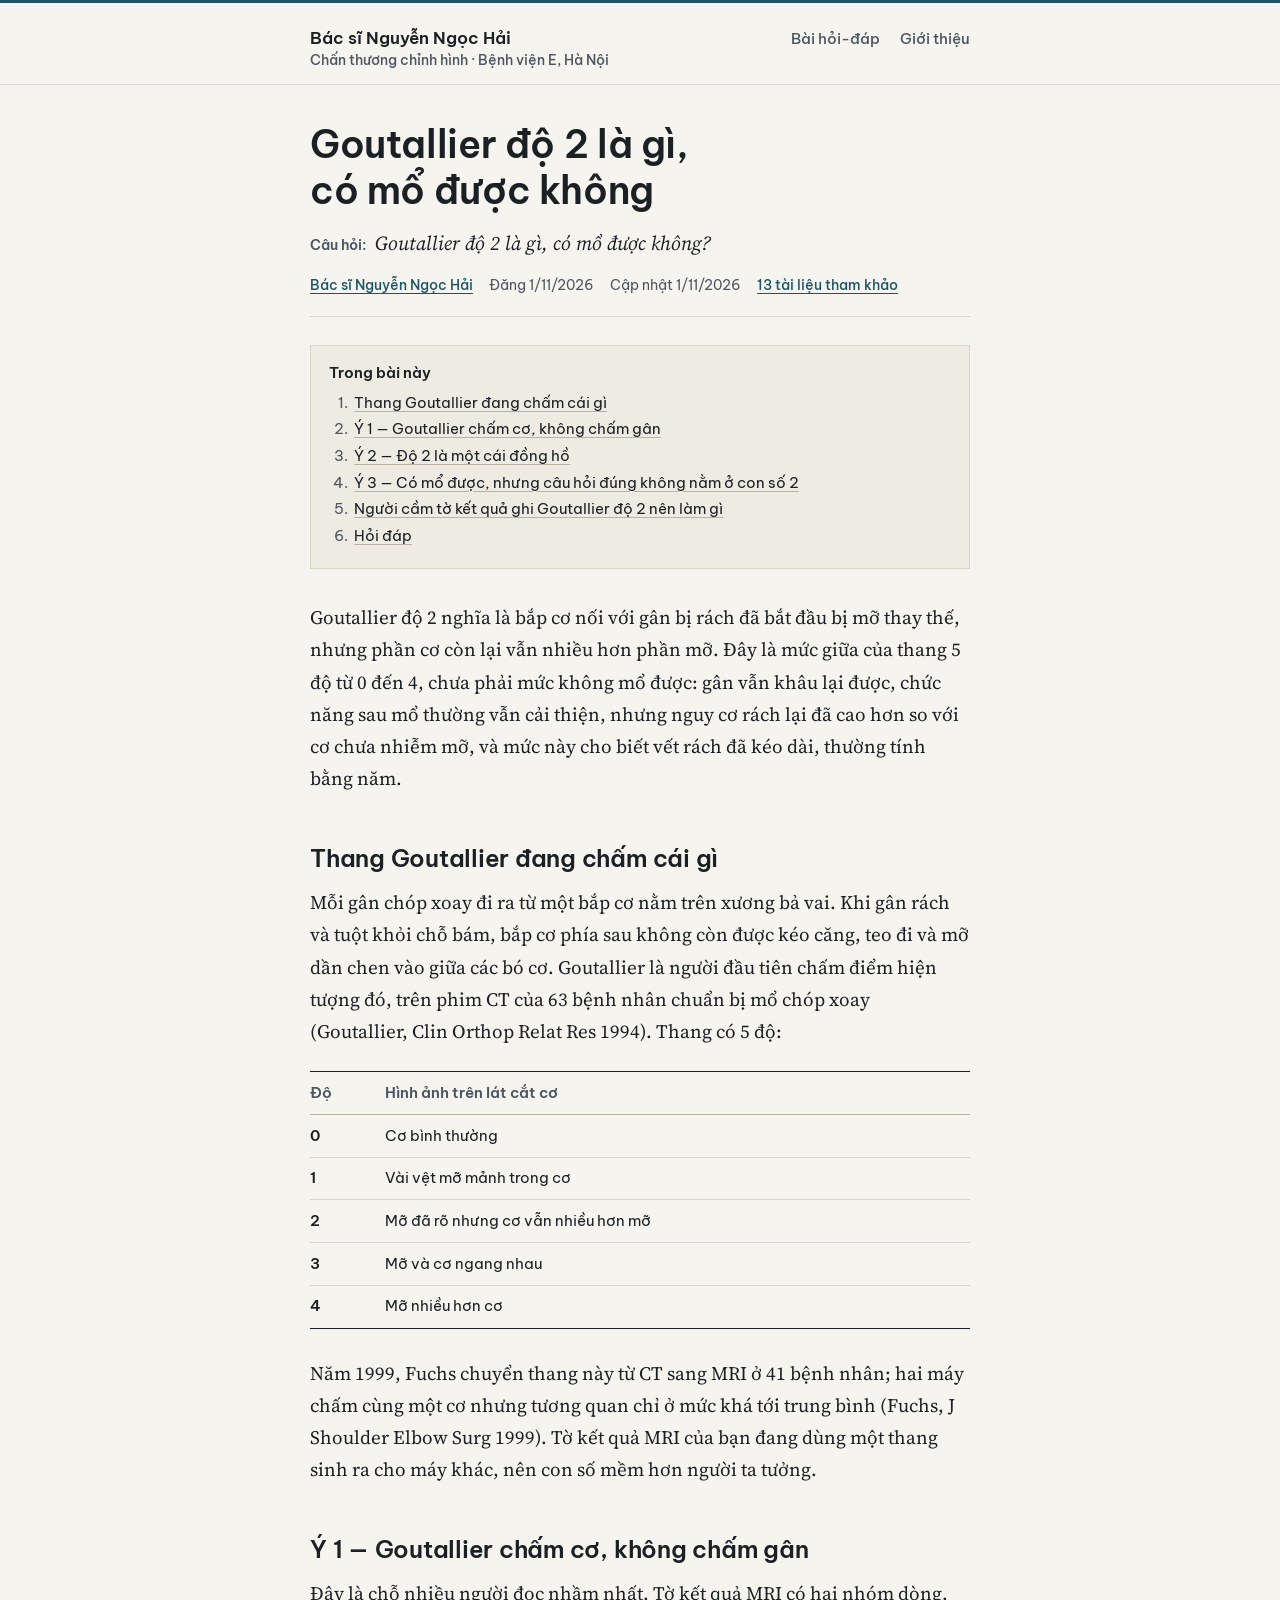
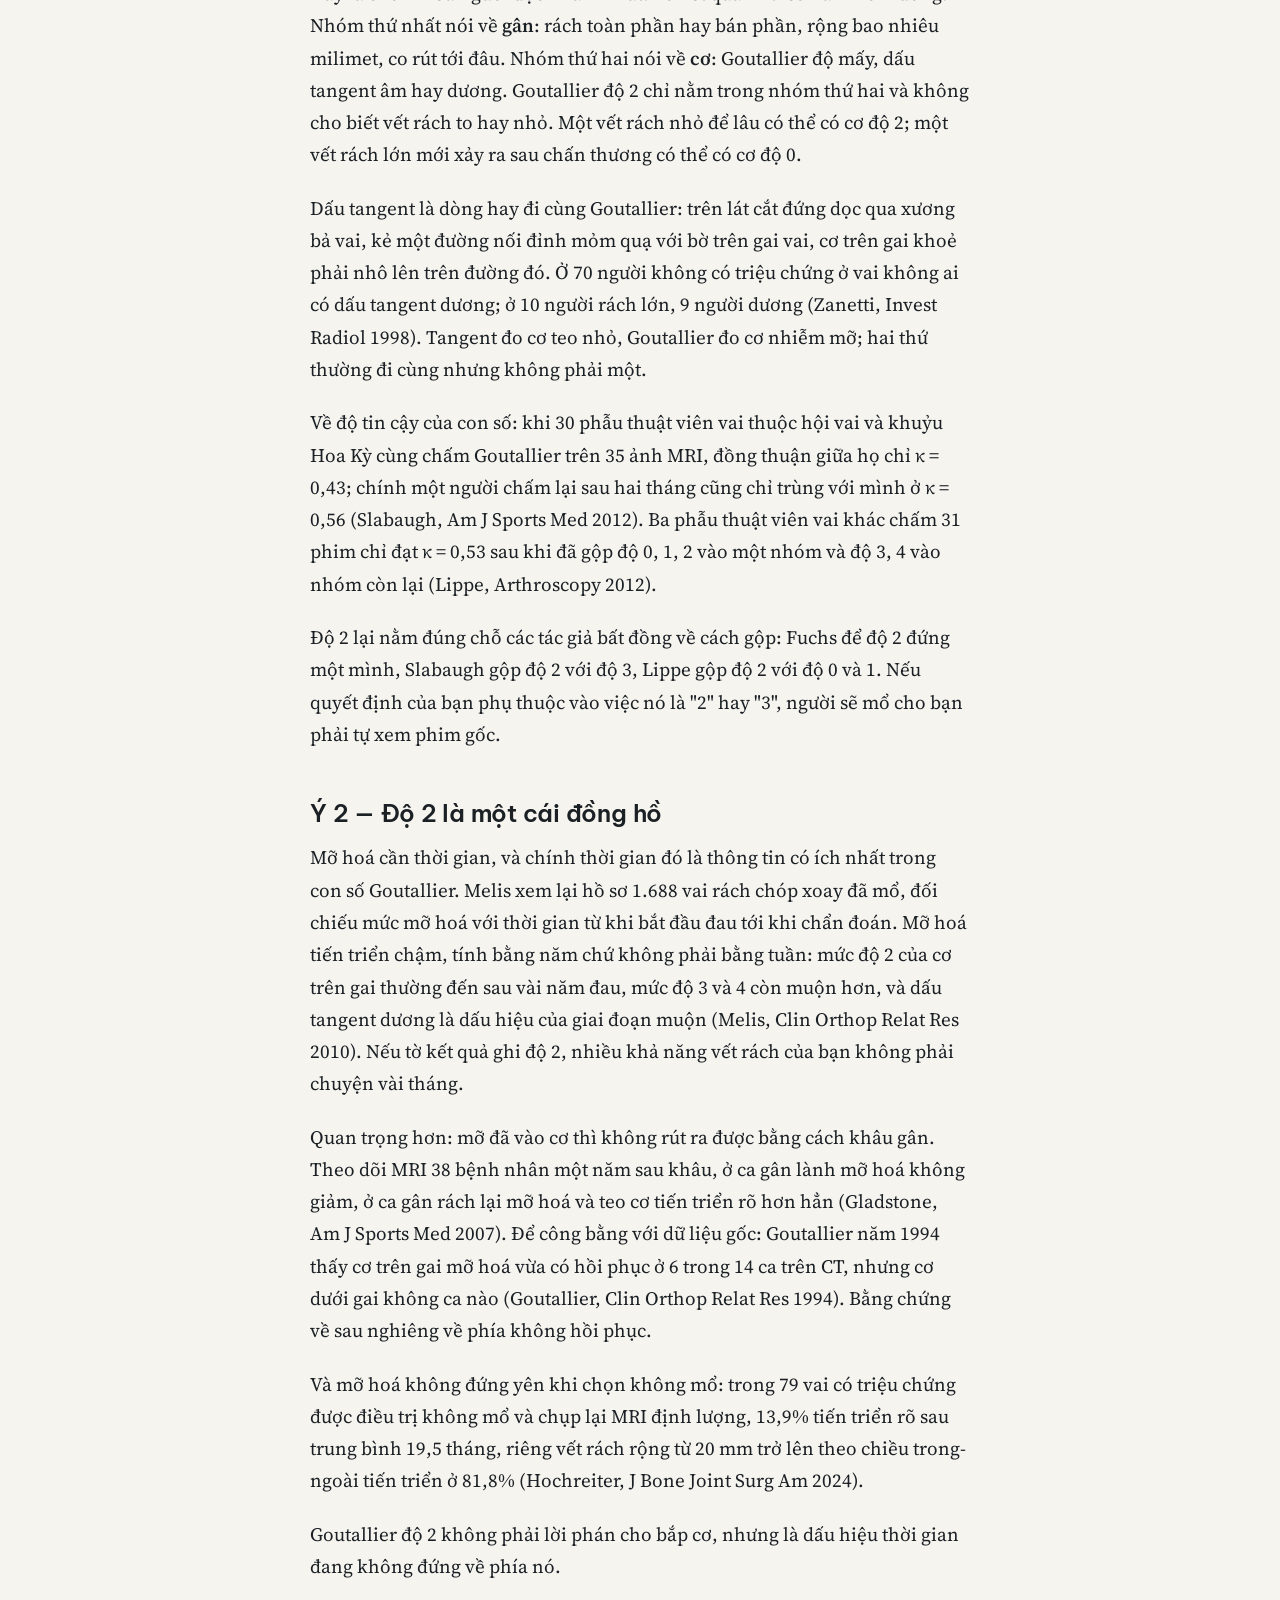
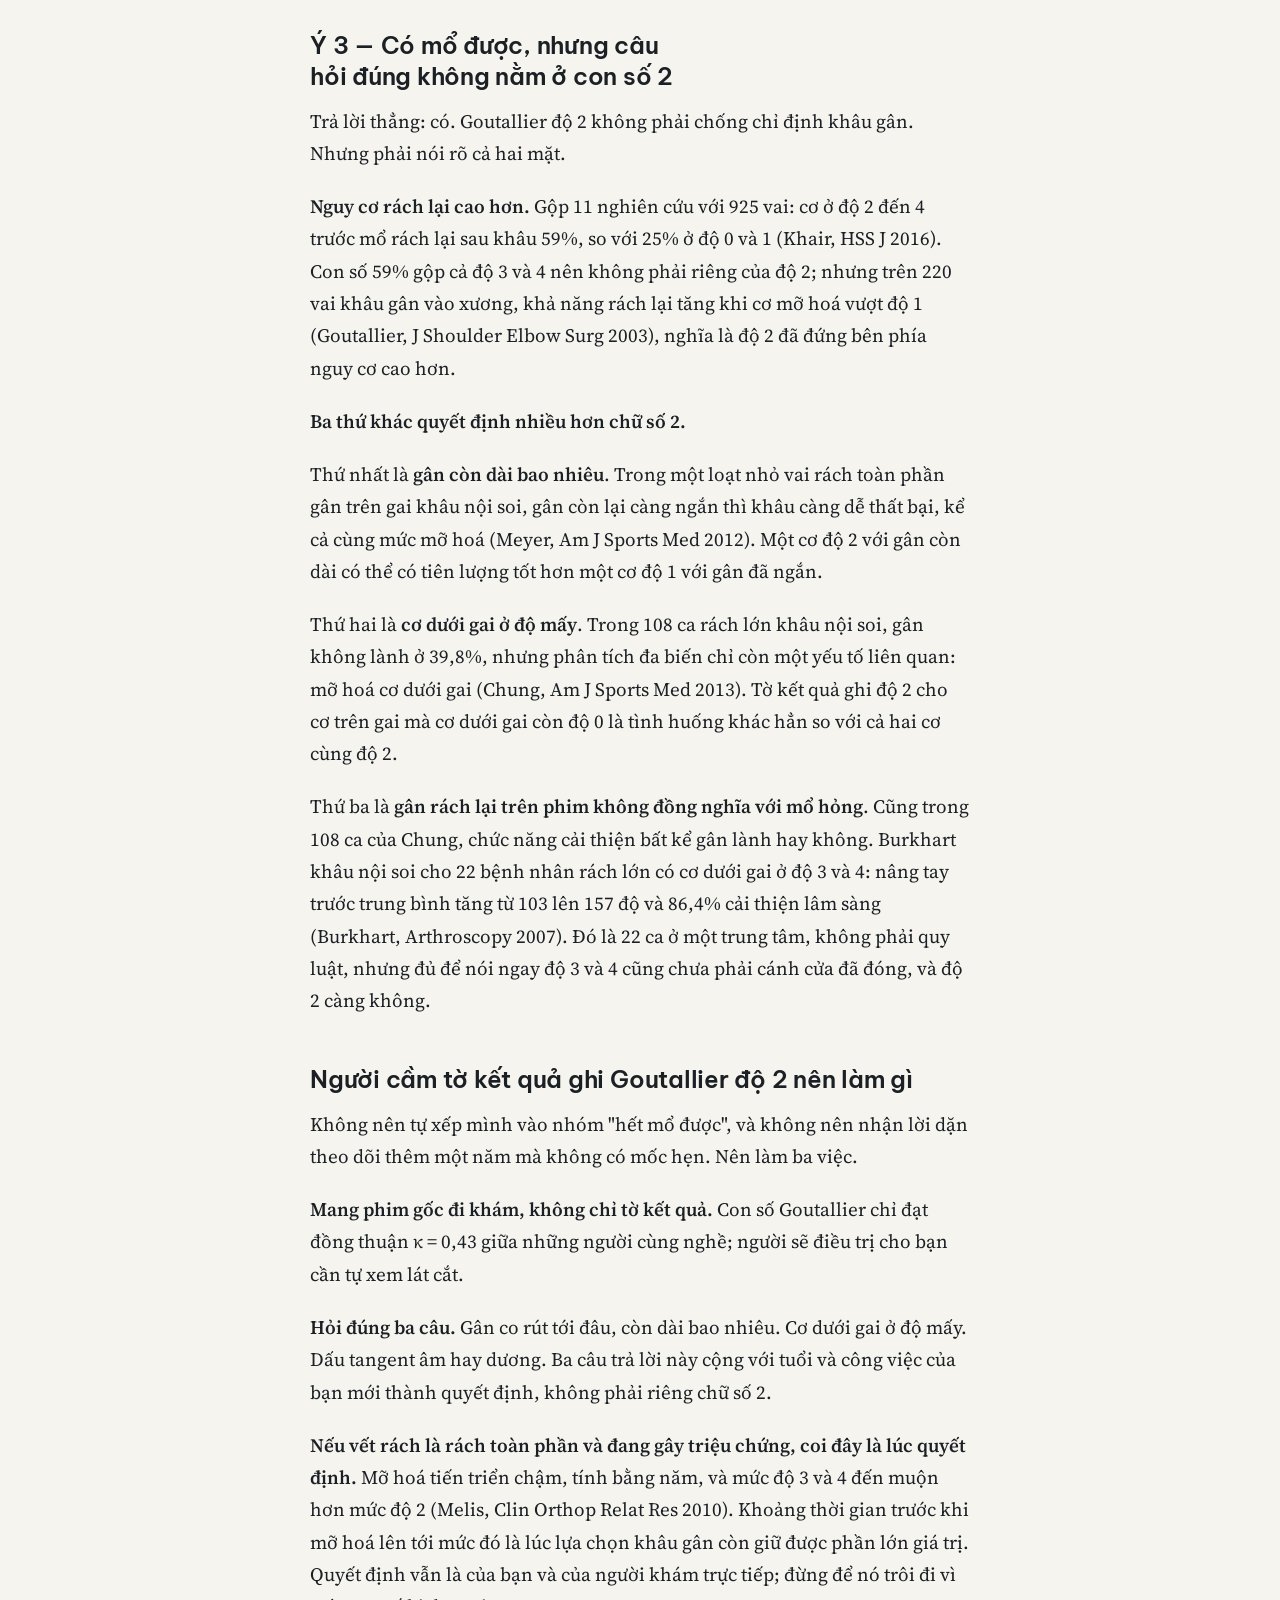
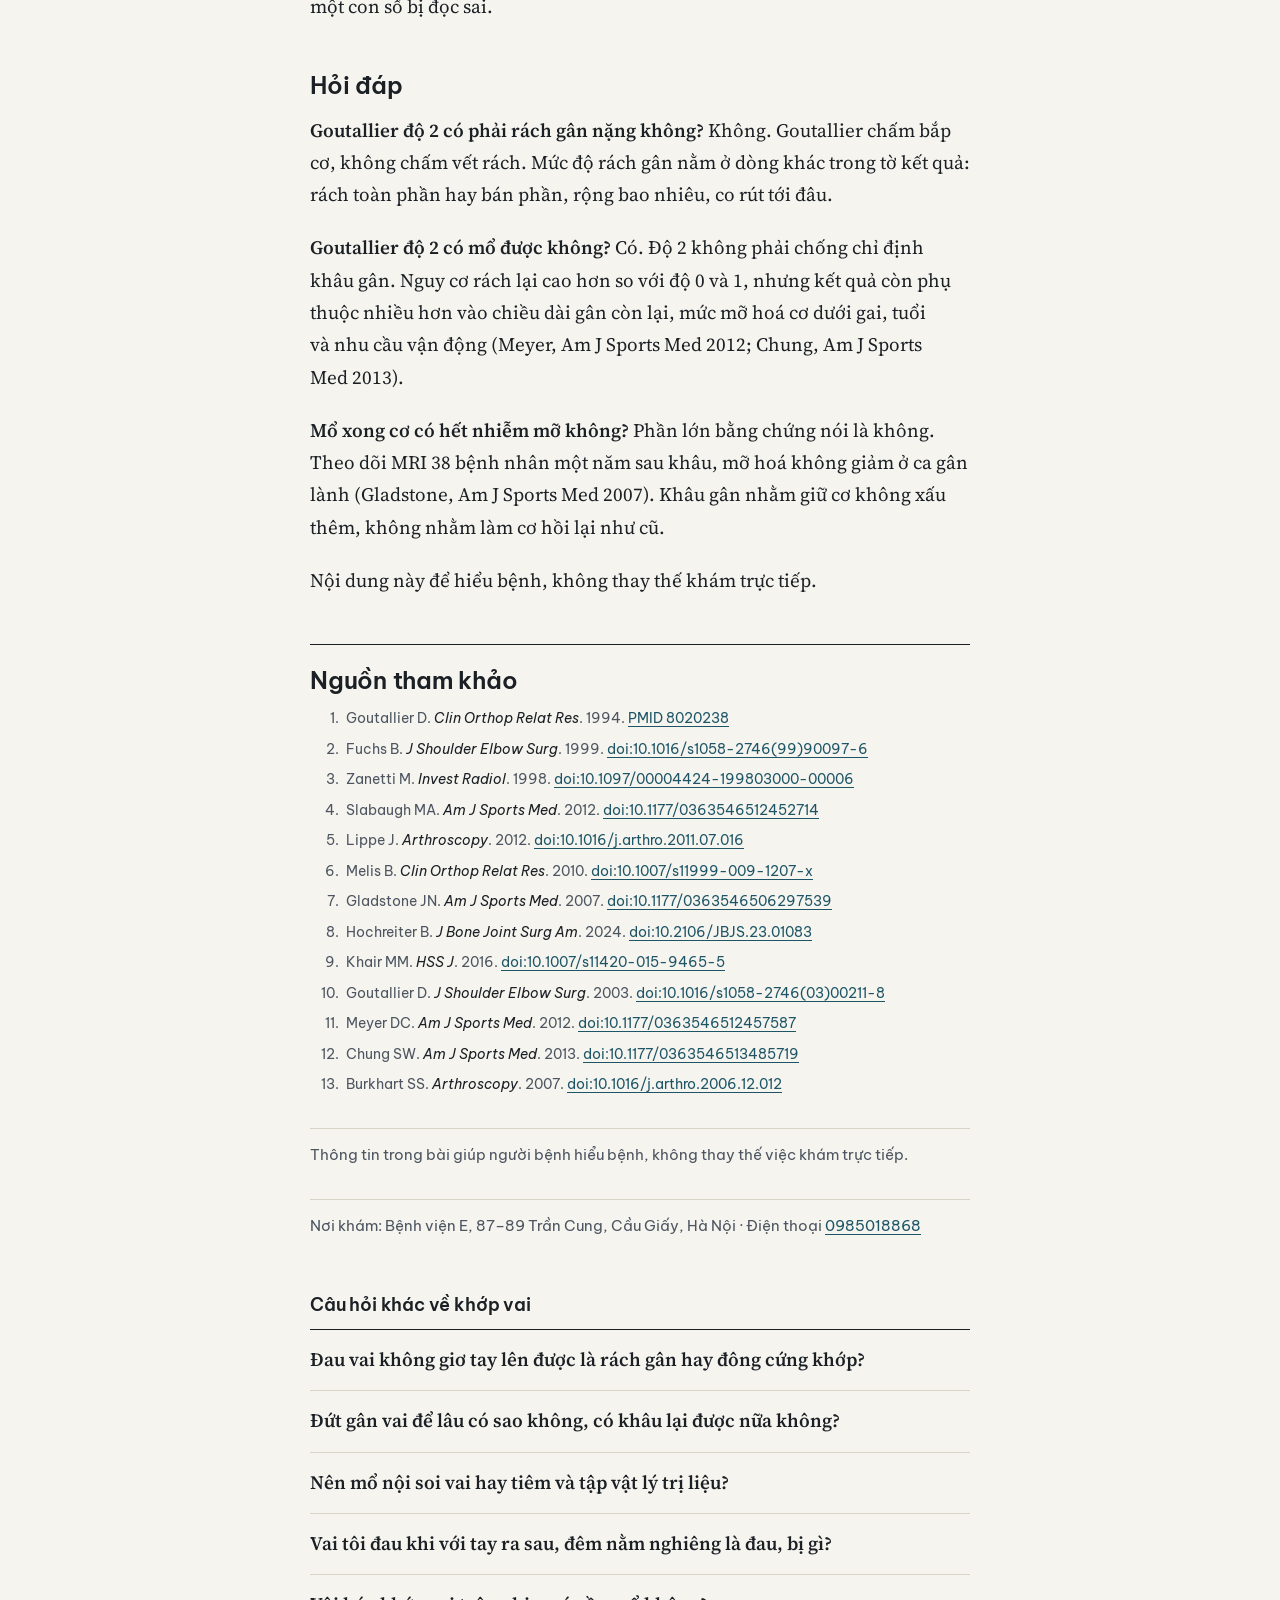
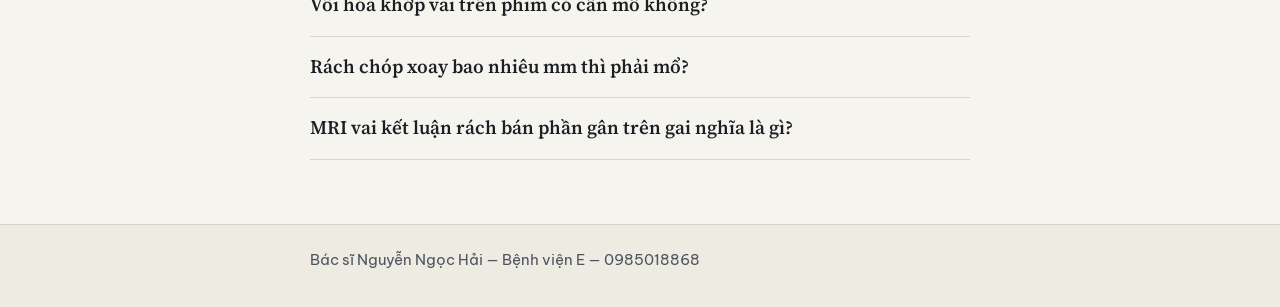
<file: bai/goutallier-do-2-co-mo-duoc-khong.html>
<!doctype html>
<html lang="vi">
<head>
<meta charset="utf-8">
<meta name="viewport" content="width=device-width, initial-scale=1">
<title>Goutallier độ 2 là gì, có mổ được không — Bác sĩ Nguyễn Ngọc Hải</title>
<meta name="description" content="Goutallier độ 2 là gì, có mổ được không?">
<meta name="google-site-verification" content="kiil-UPyePG6ExFdrBcJZf4zjVEa6zUv9HHt83cXoZY">
<meta name="color-scheme" content="light dark">
<meta name="theme-color" content="#f6f4ef" media="(prefers-color-scheme: light)">
<meta name="theme-color" content="#15181b" media="(prefers-color-scheme: dark)">
<link rel="preconnect" href="https://fonts.googleapis.com">
<link rel="preconnect" href="https://fonts.gstatic.com" crossorigin>
<link rel="stylesheet" href="https://fonts.googleapis.com/css2?family=Be+Vietnam+Pro:wght@500;600&family=Source+Serif+4:ital,opsz,wght@0,8..60,400;0,8..60,600;1,8..60,400&display=swap">
<link rel="stylesheet" href="../style.css">
<script type="application/ld+json">
{
  "@context": "https://schema.org",
  "@graph": [
    {
      "@type": "Person",
      "@id": "https://drhainn277-boop.github.io/#person",
      "name": "Nguyễn Ngọc Hải",
      "alternateName": "Nguyen Ngoc Hai",
      "honorificPrefix": "Bác sĩ",
      "jobTitle": "Bác sĩ",
      "hasOccupation": {
        "@type": "Occupation",
        "name": "Chấn thương chỉnh hình"
      },
      "description": "Bác sĩ Nguyễn Ngọc Hải là bác sĩ chấn thương chỉnh hình tại Bệnh viện E, Hà Nội, phẫu thuật nội soi và tái tạo khớp vai.",
      "disambiguatingDescription": "Bác sĩ chấn thương chỉnh hình tại Bệnh viện E, Hà Nội, chuyên phẫu thuật nội soi khớp vai và khớp gối, thay khớp háng và khớp gối; ORCID 0009-0000-6573-8928. Không phải bác sĩ cùng tên thuộc chuyên ngành Hồi sức – Cấp cứu ở Vinmec, cũng không phải bác sĩ cùng tên thuộc chuyên ngành Bệnh nhiệt đới. Orthopaedic and trauma surgeon at E Hospital, Hanoi, Vietnam; not the critical-care physician of the same name at Vinmec.",
      "knowsAbout": [
        "Nội soi khớp vai",
        "Nội soi khớp gối",
        "Thay khớp háng",
        "Thay khớp gối",
        "Shoulder arthroscopy",
        "Rotator cuff repair"
      ],
      "worksFor": {
        "@type": "Hospital",
        "@id": "https://drhainn277-boop.github.io/#hospital",
        "name": "Bệnh viện E",
        "address": {
          "@type": "PostalAddress",
          "streetAddress": "87–89 Trần Cung",
          "addressLocality": "Cầu Giấy",
          "addressRegion": "Hà Nội",
          "addressCountry": "VN"
        }
      },
      "telephone": "0985018868",
      "knowsLanguage": [
        "vi",
        "en"
      ],
      "url": "https://drhainn277-boop.github.io/",
      "sameAs": [
        "https://drhainn277-boop.github.io/",
        "https://www.youtube.com/@bskhopvai",
        "https://www.linkedin.com/in/nguyen-ngoc-hai-orthopaedics/",
        "https://orcid.org/0009-0000-6573-8928",
        "https://benhviene.com/bac-si/10169"
      ]
    },
    {
      "@type": "MedicalWebPage",
      "@id": "https://drhainn277-boop.github.io/bai/goutallier-do-2-co-mo-duoc-khong.html",
      "url": "https://drhainn277-boop.github.io/bai/goutallier-do-2-co-mo-duoc-khong.html",
      "name": "Goutallier độ 2 là gì, có mổ được không",
      "inLanguage": "vi",
      "datePublished": "2026-11-01",
      "dateModified": "2026-11-01",
      "lastReviewed": "2026-11-01",
      "author": {
        "@id": "https://drhainn277-boop.github.io/#person"
      },
      "citation": [
        {
          "@type": "CreativeWork",
          "author": "Goutallier D",
          "isPartOf": "Clin Orthop Relat Res",
          "datePublished": "1994",
          "identifier": "PMID 8020238"
        },
        {
          "@type": "CreativeWork",
          "author": "Fuchs B",
          "isPartOf": "J Shoulder Elbow Surg",
          "datePublished": "1999",
          "identifier": "doi:10.1016/s1058-2746(99)90097-6"
        },
        {
          "@type": "CreativeWork",
          "author": "Zanetti M",
          "isPartOf": "Invest Radiol",
          "datePublished": "1998",
          "identifier": "doi:10.1097/00004424-199803000-00006"
        },
        {
          "@type": "CreativeWork",
          "author": "Slabaugh MA",
          "isPartOf": "Am J Sports Med",
          "datePublished": "2012",
          "identifier": "doi:10.1177/0363546512452714"
        },
        {
          "@type": "CreativeWork",
          "author": "Lippe J",
          "isPartOf": "Arthroscopy",
          "datePublished": "2012",
          "identifier": "doi:10.1016/j.arthro.2011.07.016"
        },
        {
          "@type": "CreativeWork",
          "author": "Melis B",
          "isPartOf": "Clin Orthop Relat Res",
          "datePublished": "2010",
          "identifier": "doi:10.1007/s11999-009-1207-x"
        },
        {
          "@type": "CreativeWork",
          "author": "Gladstone JN",
          "isPartOf": "Am J Sports Med",
          "datePublished": "2007",
          "identifier": "doi:10.1177/0363546506297539"
        },
        {
          "@type": "CreativeWork",
          "author": "Hochreiter B",
          "isPartOf": "J Bone Joint Surg Am",
          "datePublished": "2024",
          "identifier": "doi:10.2106/JBJS.23.01083"
        },
        {
          "@type": "CreativeWork",
          "author": "Khair MM",
          "isPartOf": "HSS J",
          "datePublished": "2016",
          "identifier": "doi:10.1007/s11420-015-9465-5"
        },
        {
          "@type": "CreativeWork",
          "author": "Goutallier D",
          "isPartOf": "J Shoulder Elbow Surg",
          "datePublished": "2003",
          "identifier": "doi:10.1016/s1058-2746(03)00211-8"
        },
        {
          "@type": "CreativeWork",
          "author": "Meyer DC",
          "isPartOf": "Am J Sports Med",
          "datePublished": "2012",
          "identifier": "doi:10.1177/0363546512457587"
        },
        {
          "@type": "CreativeWork",
          "author": "Chung SW",
          "isPartOf": "Am J Sports Med",
          "datePublished": "2013",
          "identifier": "doi:10.1177/0363546513485719"
        },
        {
          "@type": "CreativeWork",
          "author": "Burkhart SS",
          "isPartOf": "Arthroscopy",
          "datePublished": "2007",
          "identifier": "doi:10.1016/j.arthro.2006.12.012"
        }
      ]
    },
    {
      "@type": "FAQPage",
      "inLanguage": "vi",
      "mainEntity": [
        {
          "@type": "Question",
          "name": "Goutallier độ 2 là gì, có mổ được không?",
          "acceptedAnswer": {
            "@type": "Answer",
            "text": "Goutallier độ 2 nghĩa là bắp cơ nối với gân bị rách đã bắt đầu bị mỡ thay thế, nhưng phần cơ còn lại vẫn nhiều hơn phần mỡ. Đây là mức giữa của thang 5 độ từ 0 đến 4, chưa phải mức không mổ được: gân vẫn khâu lại được, chức năng sau mổ thường vẫn cải thiện, nhưng nguy cơ rách lại đã cao hơn so với cơ chưa nhiễm mỡ, và mức này cho biết vết rách đã kéo dài, thường tính bằng năm. Thang Goutallier đang chấm cái gì Mỗi gân chóp xoay đi ra từ một bắp cơ nằm trên xương bả vai. Khi gân rách và tuột khỏi chỗ bám, bắp cơ phía sau không còn được kéo căng, teo đi và mỡ dần chen vào giữa các bó cơ. Goutallier là người đầu tiên chấm điểm hiện tượng đó, trên phim CT của 63 bệnh nhân chuẩn bị mổ chóp xoay (Goutallier, Clin Orthop Relat Res 1994). Thang có 5 độ: Độ Hình ảnh trên lát cắt cơ 0 Cơ bình thường 1 Vài vệt mỡ mảnh trong cơ 2 Mỡ đã rõ nhưng cơ vẫn nhiều hơn mỡ 3 Mỡ và cơ ngang nhau 4 Mỡ nhiều hơn cơ Năm 1999, Fuchs chuyển thang này từ CT sang MRI ở 41 bệnh nhân; hai máy chấm cùng một cơ nhưng tương quan chỉ ở mức khá tới trung bình (Fuchs, J Shoulder Elbow Surg 1999). Tờ kết quả MRI của bạn đang dùng một thang sinh ra cho máy khác, nên con số mềm hơn người ta tưởng. Ý 1 — Goutallier chấm cơ, không chấm gân Đây là chỗ nhiều người đọc nhầm nhất. Tờ kết quả MRI có hai nhóm dòng. Nhóm thứ nhất nói về gân : rách toàn phần hay bán phần, rộng bao nhiêu milimet, co rút tới đâu. Nhóm thứ hai nói về cơ : Goutallier độ mấy, dấu tangent âm hay dương. Goutallier độ 2 chỉ nằm trong nhóm thứ hai và không cho biết vết rách to hay nhỏ. Một vết rách nhỏ để lâu có thể có cơ độ 2; một vết rách lớn mới xảy ra sau chấn thương có thể có cơ độ 0. Dấu tangent là dòng hay đi cùng Goutallier: trên lát cắt đứng dọc qua xương bả vai, kẻ một đường nối đỉnh mỏm quạ với bờ trên gai vai, cơ trên gai khoẻ phải nhô lên trên đường đó. Ở 70 người không có triệu chứng ở vai không ai có dấu tangent dương; ở 10 người rách lớn, 9 người dương (Zanetti, Invest Radiol 1998). Tangent đo cơ teo nhỏ, Goutallier đo cơ nhiễm mỡ; hai thứ thường đi cùng nhưng không phải một. Về độ tin cậy của con số: khi 30 phẫu thuật viên vai thuộc hội vai và khuỷu Hoa Kỳ cùng chấm Goutallier trên 35 ảnh MRI, đồng thuận giữa họ chỉ κ = 0,43; chính một người chấm lại sau hai tháng cũng chỉ trùng với mình ở κ = 0,56 (Slabaugh, Am J Sports Med 2012). Ba phẫu thuật viên vai khác chấm 31 phim chỉ đạt κ = 0,53 sau khi đã gộp độ 0, 1, 2 vào một nhóm và độ 3, 4 vào nhóm còn lại (Lippe, Arthroscopy 2012). Độ 2 lại nằm đúng chỗ các tác giả bất đồng về cách gộp: Fuchs để độ 2 đứng một mình, Slabaugh gộp độ 2 với độ 3, Lippe gộp độ 2 với độ 0 và 1. Nếu quyết định của bạn phụ thuộc vào việc nó là \"2\" hay \"3\", người sẽ mổ cho bạn phải tự xem phim gốc. Ý 2 — Độ 2 là một cái đồng hồ Mỡ hoá cần thời gian, và chính thời gian đó là thông tin có ích nhất trong con số Goutallier. Melis xem lại hồ sơ 1.688 vai rách chóp xoay đã mổ, đối chiếu mức mỡ hoá với thời gian từ khi bắt đầu đau tới khi chẩn đoán. Mỡ hoá tiến triển chậm, tính bằng năm chứ không phải bằng tuần: mức độ 2 của cơ trên gai thường đến sau vài năm đau, mức độ 3 và 4 còn muộn hơn, và dấu tangent dương là dấu hiệu của giai đoạn muộn (Melis, Clin Orthop Relat Res 2010). Nếu tờ kết quả ghi độ 2, nhiều khả năng vết rách của bạn không phải chuyện vài tháng. Quan trọng hơn: mỡ đã vào cơ thì không rút ra được bằng cách khâu gân. Theo dõi MRI 38 bệnh nhân một năm sau khâu, ở ca gân lành mỡ hoá không giảm, ở ca gân rách lại mỡ hoá và teo cơ tiến triển rõ hơn hẳn (Gladstone, Am J Sports Med 2007). Để công bằng với dữ liệu gốc: Goutallier năm 1994 thấy cơ trên gai mỡ hoá vừa có hồi phục ở 6 trong 14 ca trên CT, nhưng cơ dưới gai không ca nào (Goutallier, Clin Orthop Relat Res 1994). Bằng chứng về sau nghiêng về phía không hồi phục. Và mỡ hoá không đứng yên khi chọn không mổ: trong 79 vai có triệu chứng được điều trị không mổ và chụp lại MRI định lượng, 13,9% tiến triển rõ sau trung bình 19,5 tháng, riêng vết rách rộng từ 20 mm trở lên theo chiều trong-ngoài tiến triển ở 81,8% (Hochreiter, J Bone Joint Surg Am 2024). Goutallier độ 2 không phải lời phán cho bắp cơ, nhưng là dấu hiệu thời gian đang không đứng về phía nó. Ý 3 — Có mổ được, nhưng câu hỏi đúng không nằm ở con số 2 Trả lời thẳng: có. Goutallier độ 2 không phải chống chỉ định khâu gân. Nhưng phải nói rõ cả hai mặt. Nguy cơ rách lại cao hơn. Gộp 11 nghiên cứu với 925 vai: cơ ở độ 2 đến 4 trước mổ rách lại sau khâu 59%, so với 25% ở độ 0 và 1 (Khair, HSS J 2016). Con số 59% gộp cả độ 3 và 4 nên không phải riêng của độ 2; nhưng trên 220 vai khâu gân vào xương, khả năng rách lại tăng khi cơ mỡ hoá vượt độ 1 (Goutallier, J Shoulder Elbow Surg 2003), nghĩa là độ 2 đã đứng bên phía nguy cơ cao hơn. Ba thứ khác quyết định nhiều hơn chữ số 2. Thứ nhất là gân còn dài bao nhiêu . Trong một loạt nhỏ vai rách toàn phần gân trên gai khâu nội soi, gân còn lại càng ngắn thì khâu càng dễ thất bại, kể cả cùng mức mỡ hoá (Meyer, Am J Sports Med 2012). Một cơ độ 2 với gân còn dài có thể có tiên lượng tốt hơn một cơ độ 1 với gân đã ngắn. Thứ hai là cơ dưới gai ở độ mấy . Trong 108 ca rách lớn khâu nội soi, gân không lành ở 39,8%, nhưng phân tích đa biến chỉ còn một yếu tố liên quan: mỡ hoá cơ dưới gai (Chung, Am J Sports Med 2013). Tờ kết quả ghi độ 2 cho cơ trên gai mà cơ dưới gai còn độ 0 là tình huống khác hẳn so với cả hai cơ cùng độ 2. Thứ ba là gân rách lại trên phim không đồng nghĩa với mổ hỏng . Cũng trong 108 ca của Chung, chức năng cải thiện bất kể gân lành hay không. Burkhart khâu nội soi cho 22 bệnh nhân rách lớn có cơ dưới gai ở độ 3 và 4: nâng tay trước trung bình tăng từ 103 lên 157 độ và 86,4% cải thiện lâm sàng (Burkhart, Arthroscopy 2007). Đó là 22 ca ở một trung tâm, không phải quy luật, nhưng đủ để nói ngay độ 3 và 4 cũng chưa phải cánh cửa đã đóng, và độ 2 càng không. Người cầm tờ kết quả ghi Goutallier độ 2 nên làm gì Không nên tự xếp mình vào nhóm \"hết mổ được\", và không nên nhận lời dặn theo dõi thêm một năm mà không có mốc hẹn. Nên làm ba việc. Mang phim gốc đi khám, không chỉ tờ kết quả. Con số Goutallier chỉ đạt đồng thuận κ = 0,43 giữa những người cùng nghề; người sẽ điều trị cho bạn cần tự xem lát cắt. Hỏi đúng ba câu. Gân co rút tới đâu, còn dài bao nhiêu. Cơ dưới gai ở độ mấy. Dấu tangent âm hay dương. Ba câu trả lời này cộng với tuổi và công việc của bạn mới thành quyết định, không phải riêng chữ số 2. Nếu vết rách là rách toàn phần và đang gây triệu chứng, coi đây là lúc quyết định. Mỡ hoá tiến triển chậm, tính bằng năm, và mức độ 3 và 4 đến muộn hơn mức độ 2 (Melis, Clin Orthop Relat Res 2010). Khoảng thời gian trước khi mỡ hoá lên tới mức đó là lúc lựa chọn khâu gân còn giữ được phần lớn giá trị. Quyết định vẫn là của bạn và của người khám trực tiếp; đừng để nó trôi đi vì một con số bị đọc sai. Hỏi đáp Goutallier độ 2 có phải rách gân nặng không? Không. Goutallier chấm bắp cơ, không chấm vết rách. Mức độ rách gân nằm ở dòng khác trong tờ kết quả: rách toàn phần hay bán phần, rộng bao nhiêu, co rút tới đâu. Goutallier độ 2 có mổ được không? Có. Độ 2 không phải chống chỉ định khâu gân. Nguy cơ rách lại cao hơn so với độ 0 và 1, nhưng kết quả còn phụ thuộc nhiều hơn vào chiều dài gân còn lại, mức mỡ hoá cơ dưới gai, tuổi và nhu cầu vận động (Meyer, Am J Sports Med 2012; Chung, Am J Sports Med 2013). Mổ xong cơ có hết nhiễm mỡ không? Phần lớn bằng chứng nói là không. Theo dõi MRI 38 bệnh nhân một năm sau khâu, mỡ hoá không giảm ở ca gân lành (Gladstone, Am J Sports Med 2007). Khâu gân nhằm giữ cơ không xấu thêm, không nhằm làm cơ hồi lại như cũ. Nội dung này để hiểu bệnh, không thay thế khám trực tiếp.",
            "author": {
              "@id": "https://drhainn277-boop.github.io/#person"
            }
          }
        }
      ]
    }
  ]
}
</script>
</head>
<body>
<a class="skip" href="#noi-dung">Bỏ qua, đọc nội dung</a>
<header class="masthead">
  <div class="wrap masthead-inner">
    <p class="brand"><a href="../index.html">Bác sĩ Nguyễn Ngọc Hải</a>
      <span class="brand-sub">Chấn thương chỉnh hình · Bệnh viện E, Hà Nội</span></p>
    <nav class="sitenav" aria-label="Chính">
      <a href="../index.html">Bài hỏi-đáp</a>
      <a href="../gioi-thieu.html">Giới thiệu</a>
    </nav>
  </div>
</header>
<main id="noi-dung" class="wrap">

<article>
  <header class="post-head">
    <h1>Goutallier độ 2 là gì, có mổ được không</h1>
    <p class="q"><span class="q-label">Câu hỏi:</span> Goutallier độ 2 là gì, có mổ được không?</p>
    <p class="meta"><a href="../gioi-thieu.html">Bác sĩ Nguyễn Ngọc Hải</a>
      <span>Đăng <time datetime="2026-11-01">1/11/2026</time></span>
      <span>Cập nhật <time datetime="2026-11-01">1/11/2026</time></span>
      <a href="#nguon-tham-khao">13 tài liệu tham khảo</a></p>
  </header>
  
  <nav class="toc" aria-labelledby="trong-bai">
    <p id="trong-bai" class="toc-title">Trong bài này</p>
    <ol><li><a href="#thang-goutallier-dang-cham-cai-gi">Thang Goutallier đang chấm cái gì</a></li><li><a href="#y-1-goutallier-cham-co-khong-cham-gan">Ý 1 — Goutallier chấm cơ, không chấm gân</a></li><li><a href="#y-2-do-2-la-mot-cai-dong-ho">Ý 2 — Độ 2 là một cái đồng hồ</a></li><li><a href="#y-3-co-mo-duoc-nhung-cau-hoi-dung-khong-nam-o-con-so-2">Ý 3 — Có mổ được, nhưng câu hỏi đúng không nằm ở con số 2</a></li><li><a href="#nguoi-cam-to-ket-qua-ghi-goutallier-do-2-nen-lam-gi">Người cầm tờ kết quả ghi Goutallier độ 2 nên làm gì</a></li><li><a href="#hoi-dap">Hỏi đáp</a></li></ol>
  </nav>
  
  <div class="prose">
  <p>Goutallier độ 2 nghĩa là bắp cơ nối với gân bị rách đã bắt đầu bị mỡ thay thế, nhưng phần cơ còn lại vẫn nhiều hơn phần mỡ. Đây là mức giữa của thang 5 độ từ 0 đến 4, chưa phải mức không mổ được: gân vẫn khâu lại được, chức năng sau mổ thường vẫn cải thiện, nhưng nguy cơ rách lại đã cao hơn so với cơ chưa nhiễm mỡ, và mức này cho biết vết rách đã kéo dài, thường tính bằng năm.</p>
<h2 id="thang-goutallier-dang-cham-cai-gi">Thang Goutallier đang chấm cái gì</h2>
<p>Mỗi gân chóp xoay đi ra từ một bắp cơ nằm trên xương bả vai. Khi gân rách và tuột khỏi chỗ bám, bắp cơ phía sau không còn được kéo căng, teo đi và mỡ dần chen vào giữa các bó cơ. Goutallier là người đầu tiên chấm điểm hiện tượng đó, trên phim CT của 63 bệnh nhân chuẩn bị mổ chóp xoay (Goutallier, Clin Orthop Relat Res 1994). Thang có 5 độ:</p>
<div class="table-scroll" role="region" tabindex="0" aria-label="Bảng, vuốt ngang để xem hết"><table>
<thead>
<tr>
<th>Độ</th>
<th>Hình ảnh trên lát cắt cơ</th>
</tr>
</thead>
<tbody>
<tr>
<td>0</td>
<td>Cơ bình thường</td>
</tr>
<tr>
<td>1</td>
<td>Vài vệt mỡ mảnh trong cơ</td>
</tr>
<tr>
<td>2</td>
<td>Mỡ đã rõ nhưng cơ vẫn nhiều hơn mỡ</td>
</tr>
<tr>
<td>3</td>
<td>Mỡ và cơ ngang nhau</td>
</tr>
<tr>
<td>4</td>
<td>Mỡ nhiều hơn cơ</td>
</tr>
</tbody>
</table></div>
<p>Năm 1999, Fuchs chuyển thang này từ CT sang MRI ở 41 bệnh nhân; hai máy chấm cùng một cơ nhưng tương quan chỉ ở mức khá tới trung bình (Fuchs, J Shoulder Elbow Surg 1999). Tờ kết quả MRI của bạn đang dùng một thang sinh ra cho máy khác, nên con số mềm hơn người ta tưởng.</p>
<h2 id="y-1-goutallier-cham-co-khong-cham-gan">Ý 1 — Goutallier chấm cơ, không chấm gân</h2>
<p>Đây là chỗ nhiều người đọc nhầm nhất. Tờ kết quả MRI có hai nhóm dòng. Nhóm thứ nhất nói về <strong>gân</strong>: rách toàn phần hay bán phần, rộng bao nhiêu milimet, co rút tới đâu. Nhóm thứ hai nói về <strong>cơ</strong>: Goutallier độ mấy, dấu tangent âm hay dương. Goutallier độ 2 chỉ nằm trong nhóm thứ hai và không cho biết vết rách to hay nhỏ. Một vết rách nhỏ để lâu có thể có cơ độ 2; một vết rách lớn mới xảy ra sau chấn thương có thể có cơ độ 0.</p>
<p>Dấu tangent là dòng hay đi cùng Goutallier: trên lát cắt đứng dọc qua xương bả vai, kẻ một đường nối đỉnh mỏm quạ với bờ trên gai vai, cơ trên gai khoẻ phải nhô lên trên đường đó. Ở 70 người không có triệu chứng ở vai không ai có dấu tangent dương; ở 10 người rách lớn, 9 người dương (Zanetti, Invest Radiol 1998). Tangent đo cơ teo nhỏ, Goutallier đo cơ nhiễm mỡ; hai thứ thường đi cùng nhưng không phải một.</p>
<p>Về độ tin cậy của con số: khi 30 phẫu thuật viên vai thuộc hội vai và khuỷu Hoa Kỳ cùng chấm Goutallier trên 35 ảnh MRI, đồng thuận giữa họ chỉ κ = 0,43; chính một người chấm lại sau hai tháng cũng chỉ trùng với mình ở κ = 0,56 (Slabaugh, Am J Sports Med 2012). Ba phẫu thuật viên vai khác chấm 31 phim chỉ đạt κ = 0,53 sau khi đã gộp độ 0, 1, 2 vào một nhóm và độ 3, 4 vào nhóm còn lại (Lippe, Arthroscopy 2012).</p>
<p>Độ 2 lại nằm đúng chỗ các tác giả bất đồng về cách gộp: Fuchs để độ 2 đứng một mình, Slabaugh gộp độ 2 với độ 3, Lippe gộp độ 2 với độ 0 và 1. Nếu quyết định của bạn phụ thuộc vào việc nó là "2" hay "3", người sẽ mổ cho bạn phải tự xem phim gốc.</p>
<h2 id="y-2-do-2-la-mot-cai-dong-ho">Ý 2 — Độ 2 là một cái đồng hồ</h2>
<p>Mỡ hoá cần thời gian, và chính thời gian đó là thông tin có ích nhất trong con số Goutallier. Melis xem lại hồ sơ 1.688 vai rách chóp xoay đã mổ, đối chiếu mức mỡ hoá với thời gian từ khi bắt đầu đau tới khi chẩn đoán. Mỡ hoá tiến triển chậm, tính bằng năm chứ không phải bằng tuần: mức độ 2 của cơ trên gai thường đến sau vài năm đau, mức độ 3 và 4 còn muộn hơn, và dấu tangent dương là dấu hiệu của giai đoạn muộn (Melis, Clin Orthop Relat Res 2010). Nếu tờ kết quả ghi độ 2, nhiều khả năng vết rách của bạn không phải chuyện vài tháng.</p>
<p>Quan trọng hơn: mỡ đã vào cơ thì không rút ra được bằng cách khâu gân. Theo dõi MRI 38 bệnh nhân một năm sau khâu, ở ca gân lành mỡ hoá không giảm, ở ca gân rách lại mỡ hoá và teo cơ tiến triển rõ hơn hẳn (Gladstone, Am J Sports Med 2007). Để công bằng với dữ liệu gốc: Goutallier năm 1994 thấy cơ trên gai mỡ hoá vừa có hồi phục ở 6 trong 14 ca trên CT, nhưng cơ dưới gai không ca nào (Goutallier, Clin Orthop Relat Res 1994). Bằng chứng về sau nghiêng về phía không hồi phục.</p>
<p>Và mỡ hoá không đứng yên khi chọn không mổ: trong 79 vai có triệu chứng được điều trị không mổ và chụp lại MRI định lượng, 13,9% tiến triển rõ sau trung bình 19,5 tháng, riêng vết rách rộng từ 20 mm trở lên theo chiều trong-ngoài tiến triển ở 81,8% (Hochreiter, J Bone Joint Surg Am 2024).</p>
<p>Goutallier độ 2 không phải lời phán cho bắp cơ, nhưng là dấu hiệu thời gian đang không đứng về phía nó.</p>
<h2 id="y-3-co-mo-duoc-nhung-cau-hoi-dung-khong-nam-o-con-so-2">Ý 3 — Có mổ được, nhưng câu hỏi đúng không nằm ở con số 2</h2>
<p>Trả lời thẳng: có. Goutallier độ 2 không phải chống chỉ định khâu gân. Nhưng phải nói rõ cả hai mặt.</p>
<p><strong>Nguy cơ rách lại cao hơn.</strong> Gộp 11 nghiên cứu với 925 vai: cơ ở độ 2 đến 4 trước mổ rách lại sau khâu 59%, so với 25% ở độ 0 và 1 (Khair, HSS J 2016). Con số 59% gộp cả độ 3 và 4 nên không phải riêng của độ 2; nhưng trên 220 vai khâu gân vào xương, khả năng rách lại tăng khi cơ mỡ hoá vượt độ 1 (Goutallier, J Shoulder Elbow Surg 2003), nghĩa là độ 2 đã đứng bên phía nguy cơ cao hơn.</p>
<p><strong>Ba thứ khác quyết định nhiều hơn chữ số 2.</strong></p>
<p>Thứ nhất là <strong>gân còn dài bao nhiêu</strong>. Trong một loạt nhỏ vai rách toàn phần gân trên gai khâu nội soi, gân còn lại càng ngắn thì khâu càng dễ thất bại, kể cả cùng mức mỡ hoá (Meyer, Am J Sports Med 2012). Một cơ độ 2 với gân còn dài có thể có tiên lượng tốt hơn một cơ độ 1 với gân đã ngắn.</p>
<p>Thứ hai là <strong>cơ dưới gai ở độ mấy</strong>. Trong 108 ca rách lớn khâu nội soi, gân không lành ở 39,8%, nhưng phân tích đa biến chỉ còn một yếu tố liên quan: mỡ hoá cơ dưới gai (Chung, Am J Sports Med 2013). Tờ kết quả ghi độ 2 cho cơ trên gai mà cơ dưới gai còn độ 0 là tình huống khác hẳn so với cả hai cơ cùng độ 2.</p>
<p>Thứ ba là <strong>gân rách lại trên phim không đồng nghĩa với mổ hỏng</strong>. Cũng trong 108 ca của Chung, chức năng cải thiện bất kể gân lành hay không. Burkhart khâu nội soi cho 22 bệnh nhân rách lớn có cơ dưới gai ở độ 3 và 4: nâng tay trước trung bình tăng từ 103 lên 157 độ và 86,4% cải thiện lâm sàng (Burkhart, Arthroscopy 2007). Đó là 22 ca ở một trung tâm, không phải quy luật, nhưng đủ để nói ngay độ 3 và 4 cũng chưa phải cánh cửa đã đóng, và độ 2 càng không.</p>
<h2 id="nguoi-cam-to-ket-qua-ghi-goutallier-do-2-nen-lam-gi">Người cầm tờ kết quả ghi Goutallier độ 2 nên làm gì</h2>
<p>Không nên tự xếp mình vào nhóm "hết mổ được", và không nên nhận lời dặn theo dõi thêm một năm mà không có mốc hẹn. Nên làm ba việc.</p>
<p><strong>Mang phim gốc đi khám, không chỉ tờ kết quả.</strong> Con số Goutallier chỉ đạt đồng thuận κ = 0,43 giữa những người cùng nghề; người sẽ điều trị cho bạn cần tự xem lát cắt.</p>
<p><strong>Hỏi đúng ba câu.</strong> Gân co rút tới đâu, còn dài bao nhiêu. Cơ dưới gai ở độ mấy. Dấu tangent âm hay dương. Ba câu trả lời này cộng với tuổi và công việc của bạn mới thành quyết định, không phải riêng chữ số 2.</p>
<p><strong>Nếu vết rách là rách toàn phần và đang gây triệu chứng, coi đây là lúc quyết định.</strong> Mỡ hoá tiến triển chậm, tính bằng năm, và mức độ 3 và 4 đến muộn hơn mức độ 2 (Melis, Clin Orthop Relat Res 2010). Khoảng thời gian trước khi mỡ hoá lên tới mức đó là lúc lựa chọn khâu gân còn giữ được phần lớn giá trị. Quyết định vẫn là của bạn và của người khám trực tiếp; đừng để nó trôi đi vì một con số bị đọc sai.</p>
<h2 id="hoi-dap">Hỏi đáp</h2>
<p><strong>Goutallier độ 2 có phải rách gân nặng không?</strong>
Không. Goutallier chấm bắp cơ, không chấm vết rách. Mức độ rách gân nằm ở dòng khác trong tờ kết quả: rách toàn phần hay bán phần, rộng bao nhiêu, co rút tới đâu.</p>
<p><strong>Goutallier độ 2 có mổ được không?</strong>
Có. Độ 2 không phải chống chỉ định khâu gân. Nguy cơ rách lại cao hơn so với độ 0 và 1, nhưng kết quả còn phụ thuộc nhiều hơn vào chiều dài gân còn lại, mức mỡ hoá cơ dưới gai, tuổi và nhu cầu vận động (Meyer, Am J Sports Med 2012; Chung, Am J Sports Med 2013).</p>
<p><strong>Mổ xong cơ có hết nhiễm mỡ không?</strong>
Phần lớn bằng chứng nói là không. Theo dõi MRI 38 bệnh nhân một năm sau khâu, mỡ hoá không giảm ở ca gân lành (Gladstone, Am J Sports Med 2007). Khâu gân nhằm giữ cơ không xấu thêm, không nhằm làm cơ hồi lại như cũ.</p>
<p>Nội dung này để hiểu bệnh, không thay thế khám trực tiếp.</p>
  </div>
  <section class="sources-block" aria-labelledby="nguon-tham-khao">
    <h2 id="nguon-tham-khao">Nguồn tham khảo</h2>
    <ol class="sources">
      
      <li>Goutallier D. <cite>Clin Orthop Relat Res</cite>. 1994. <a href="https://pubmed.ncbi.nlm.nih.gov/8020238/" rel="noopener">PMID 8020238</a></li>
      
      <li>Fuchs B. <cite>J Shoulder Elbow Surg</cite>. 1999. <a href="https://doi.org/10.1016/s1058-2746(99)90097-6" rel="noopener">doi:10.1016/s1058-2746(99)90097-6</a></li>
      
      <li>Zanetti M. <cite>Invest Radiol</cite>. 1998. <a href="https://doi.org/10.1097/00004424-199803000-00006" rel="noopener">doi:10.1097/00004424-199803000-00006</a></li>
      
      <li>Slabaugh MA. <cite>Am J Sports Med</cite>. 2012. <a href="https://doi.org/10.1177/0363546512452714" rel="noopener">doi:10.1177/0363546512452714</a></li>
      
      <li>Lippe J. <cite>Arthroscopy</cite>. 2012. <a href="https://doi.org/10.1016/j.arthro.2011.07.016" rel="noopener">doi:10.1016/j.arthro.2011.07.016</a></li>
      
      <li>Melis B. <cite>Clin Orthop Relat Res</cite>. 2010. <a href="https://doi.org/10.1007/s11999-009-1207-x" rel="noopener">doi:10.1007/s11999-009-1207-x</a></li>
      
      <li>Gladstone JN. <cite>Am J Sports Med</cite>. 2007. <a href="https://doi.org/10.1177/0363546506297539" rel="noopener">doi:10.1177/0363546506297539</a></li>
      
      <li>Hochreiter B. <cite>J Bone Joint Surg Am</cite>. 2024. <a href="https://doi.org/10.2106/JBJS.23.01083" rel="noopener">doi:10.2106/JBJS.23.01083</a></li>
      
      <li>Khair MM. <cite>HSS J</cite>. 2016. <a href="https://doi.org/10.1007/s11420-015-9465-5" rel="noopener">doi:10.1007/s11420-015-9465-5</a></li>
      
      <li>Goutallier D. <cite>J Shoulder Elbow Surg</cite>. 2003. <a href="https://doi.org/10.1016/s1058-2746(03)00211-8" rel="noopener">doi:10.1016/s1058-2746(03)00211-8</a></li>
      
      <li>Meyer DC. <cite>Am J Sports Med</cite>. 2012. <a href="https://doi.org/10.1177/0363546512457587" rel="noopener">doi:10.1177/0363546512457587</a></li>
      
      <li>Chung SW. <cite>Am J Sports Med</cite>. 2013. <a href="https://doi.org/10.1177/0363546513485719" rel="noopener">doi:10.1177/0363546513485719</a></li>
      
      <li>Burkhart SS. <cite>Arthroscopy</cite>. 2007. <a href="https://doi.org/10.1016/j.arthro.2006.12.012" rel="noopener">doi:10.1016/j.arthro.2006.12.012</a></li>
      
    </ol>
  </section>
  <p class="note">Thông tin trong bài giúp người bệnh hiểu bệnh, không thay thế việc khám trực tiếp.</p>
  <p class="note">Nơi khám: Bệnh viện E, 87–89 Trần Cung, Cầu Giấy, Hà Nội · Điện thoại <a href="tel:0985018868">0985018868</a></p>
</article>


<nav class="related" aria-labelledby="cau-hoi-khac">
  <h2 id="cau-hoi-khac">Câu hỏi khác về khớp vai</h2>
  <ol class="questions"><li><a href="dau-vai-khong-gio-tay-len-duoc-rach-gan-hay-dong-cung-khop.html">Đau vai không giơ tay lên được là rách gân hay đông cứng khớp?</a></li><li><a href="dut-gan-vai-de-lau-co-sao-khong-co-khau-lai-duoc-nua-khong.html">Đứt gân vai để lâu có sao không, có khâu lại được nữa không?</a></li><li><a href="nen-mo-noi-soi-vai-hay-tiem-va-tap-vat-ly-tri-lieu.html">Nên mổ nội soi vai hay tiêm và tập vật lý trị liệu?</a></li><li><a href="vai-dau-khi-voi-tay-ra-sau-dem-nam-nghieng-dau-bi-gi.html">Vai tôi đau khi với tay ra sau, đêm nằm nghiêng là đau, bị gì?</a></li><li><a href="voi-hoa-khop-vai-tren-phim-co-can-mo-khong.html">Vôi hóa khớp vai trên phim có cần mổ không?</a></li><li><a href="rach-chop-xoay-bao-nhieu-mm-thi-phai-mo.html">Rách chóp xoay bao nhiêu mm thì phải mổ?</a></li><li><a href="mri-rach-ban-phan-gan-tren-gai.html">MRI vai kết luận rách bán phần gân trên gai nghĩa là gì?</a></li></ol>
</nav>


</main>
<footer class="sitefoot">
  <div class="wrap"><p>Bác sĩ Nguyễn Ngọc Hải — Bệnh viện E — 0985018868</p></div>
</footer>
</body>
</html>
</file>
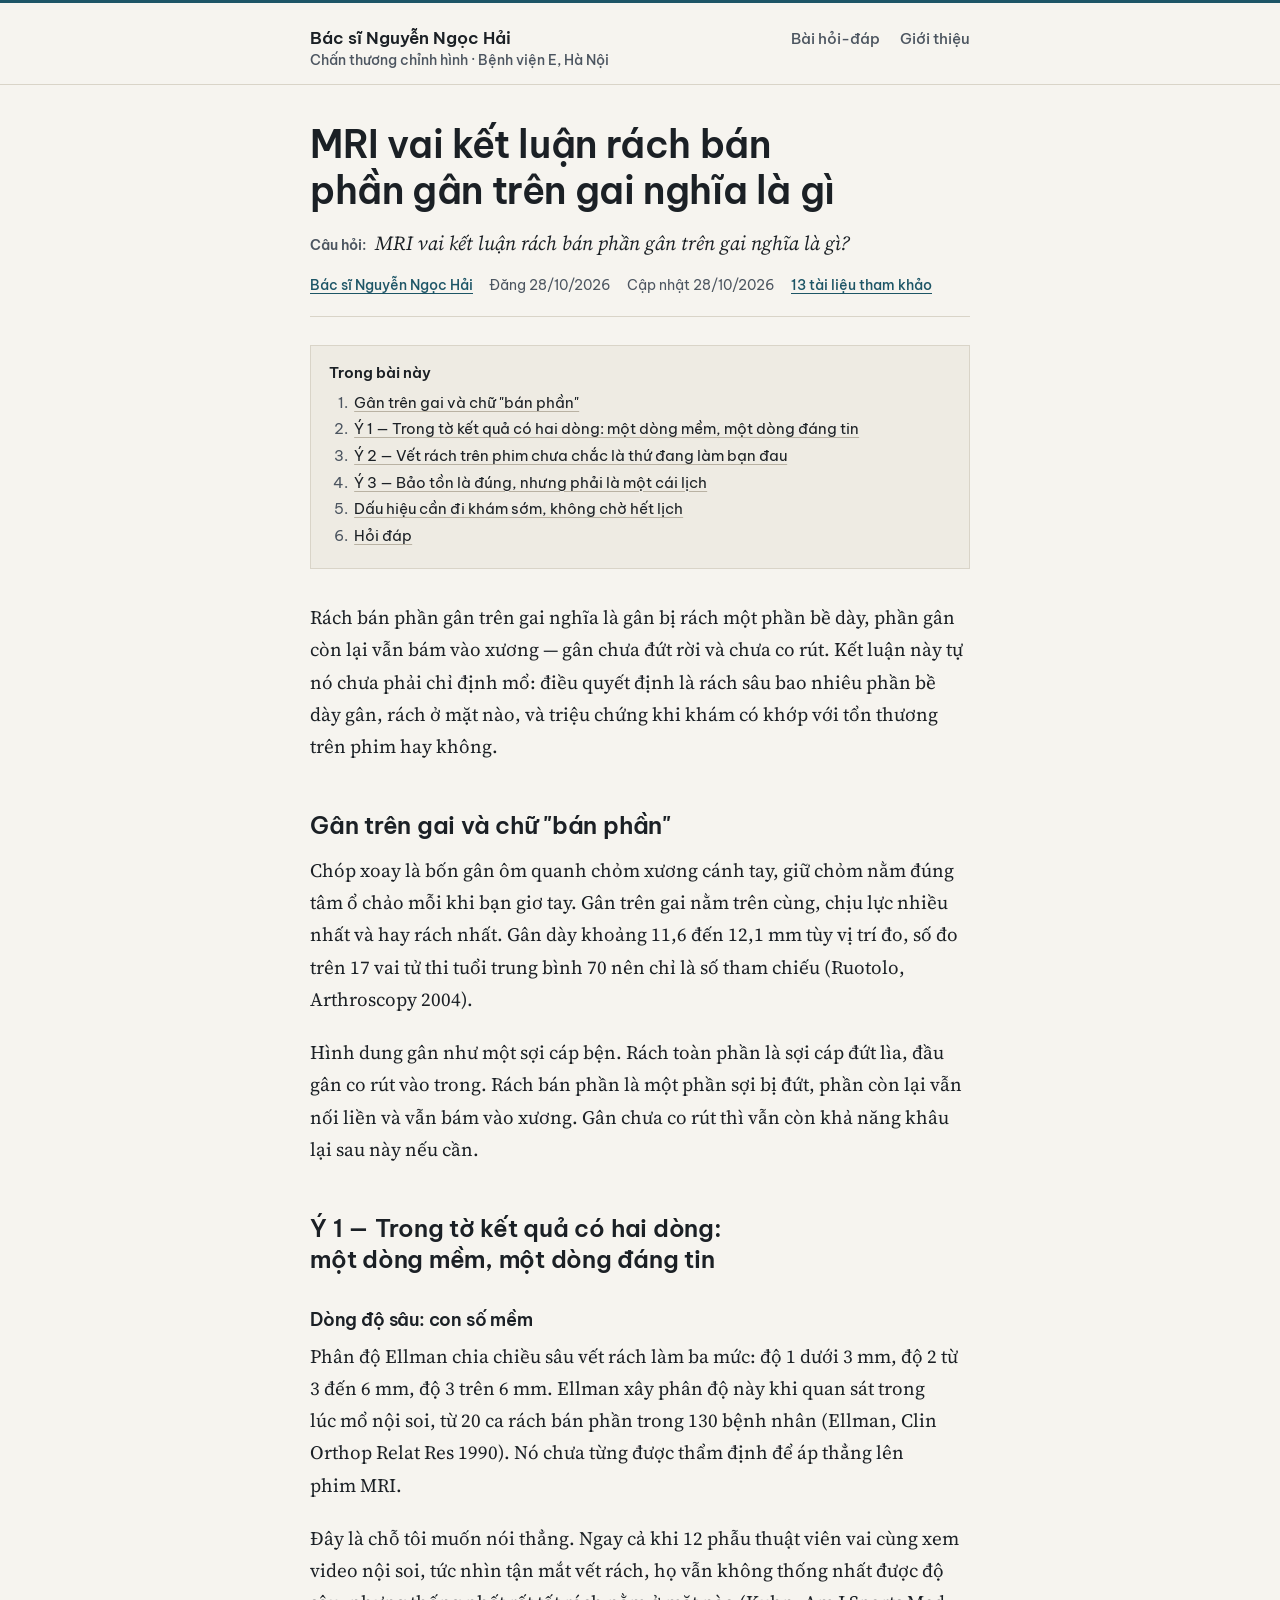
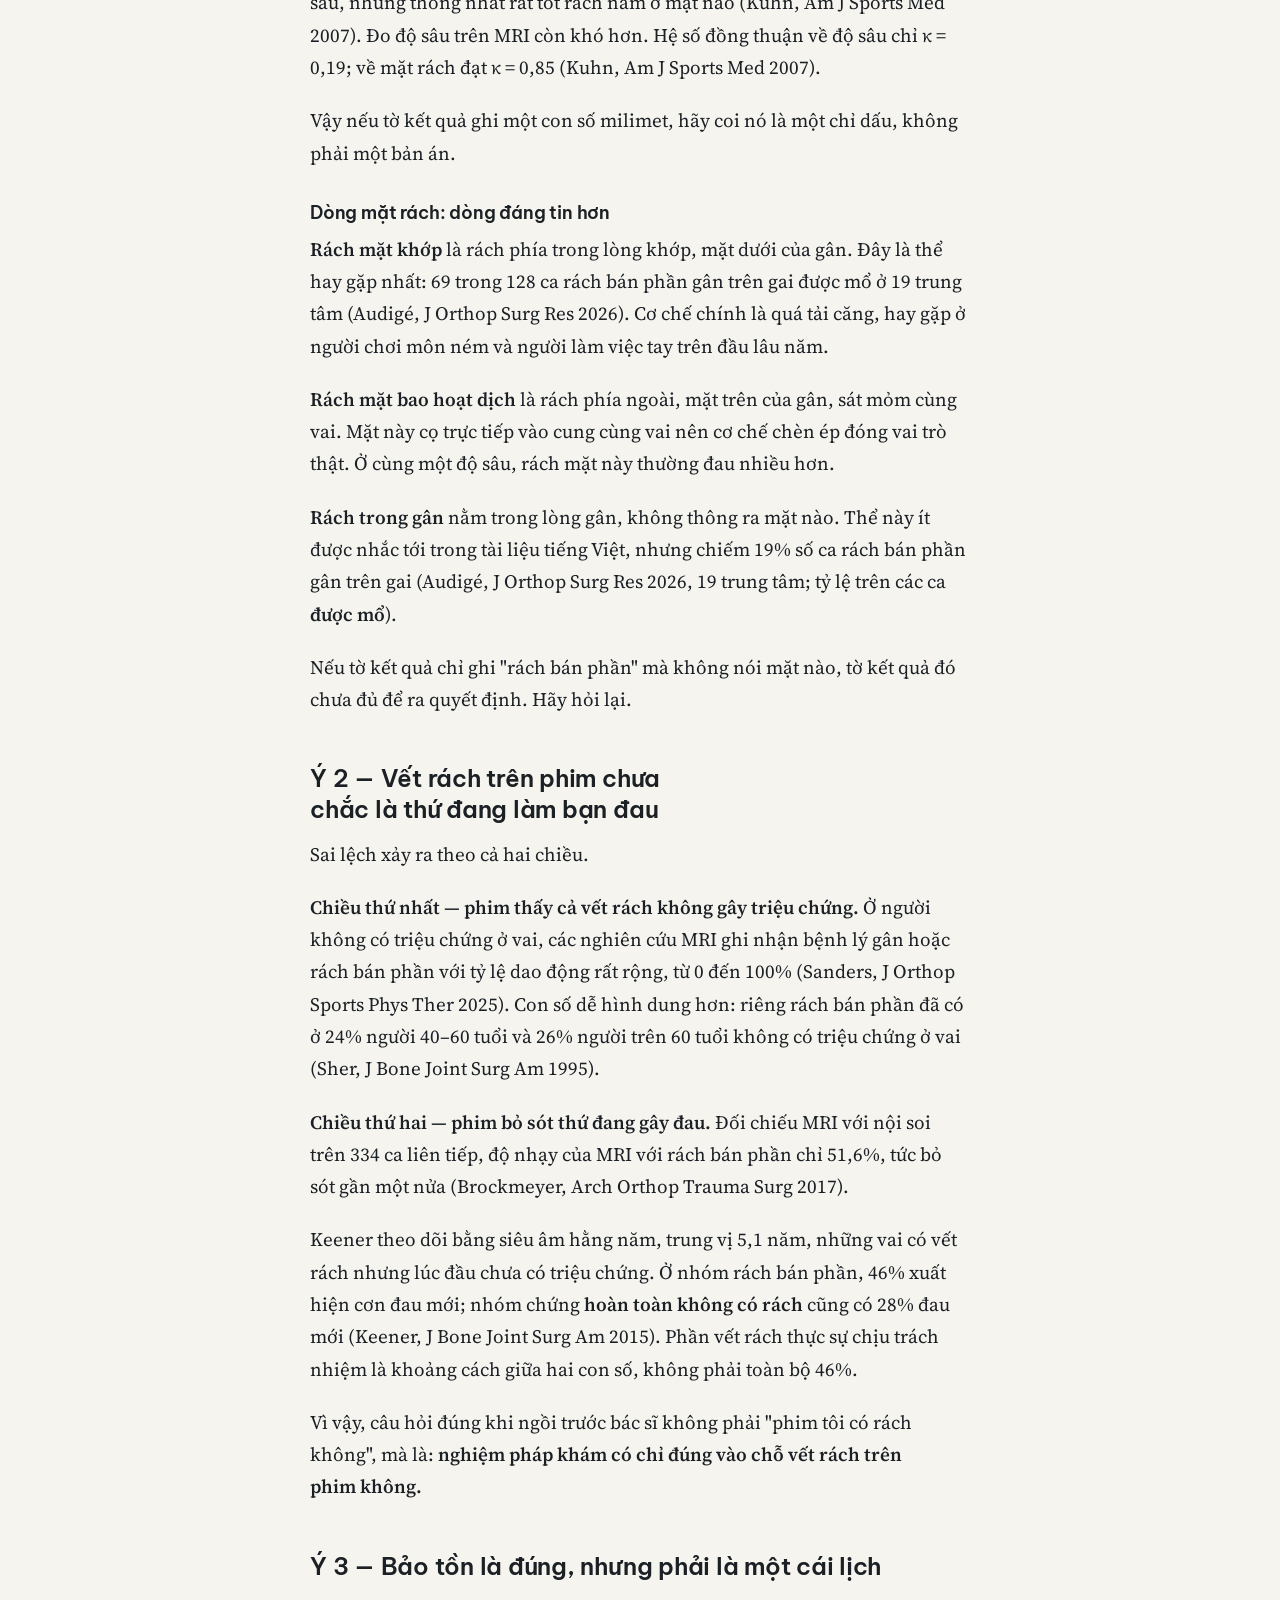
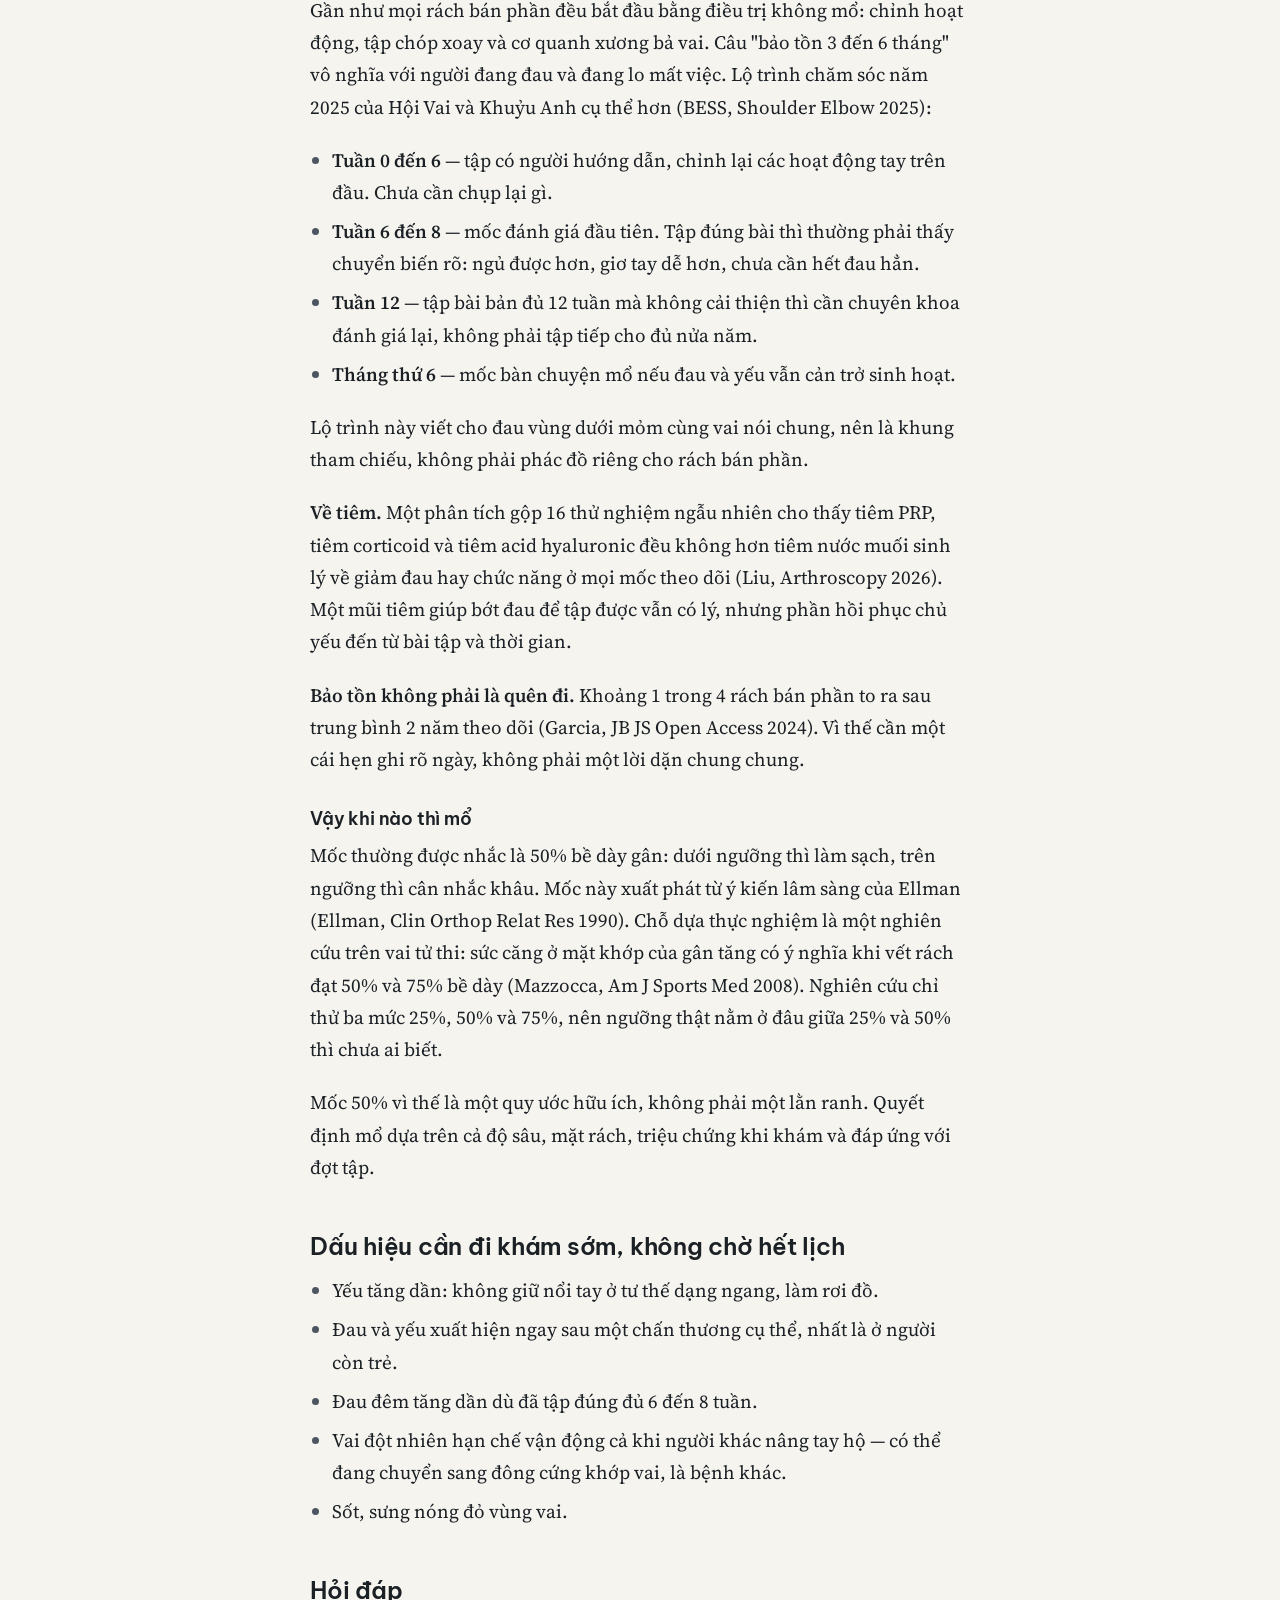
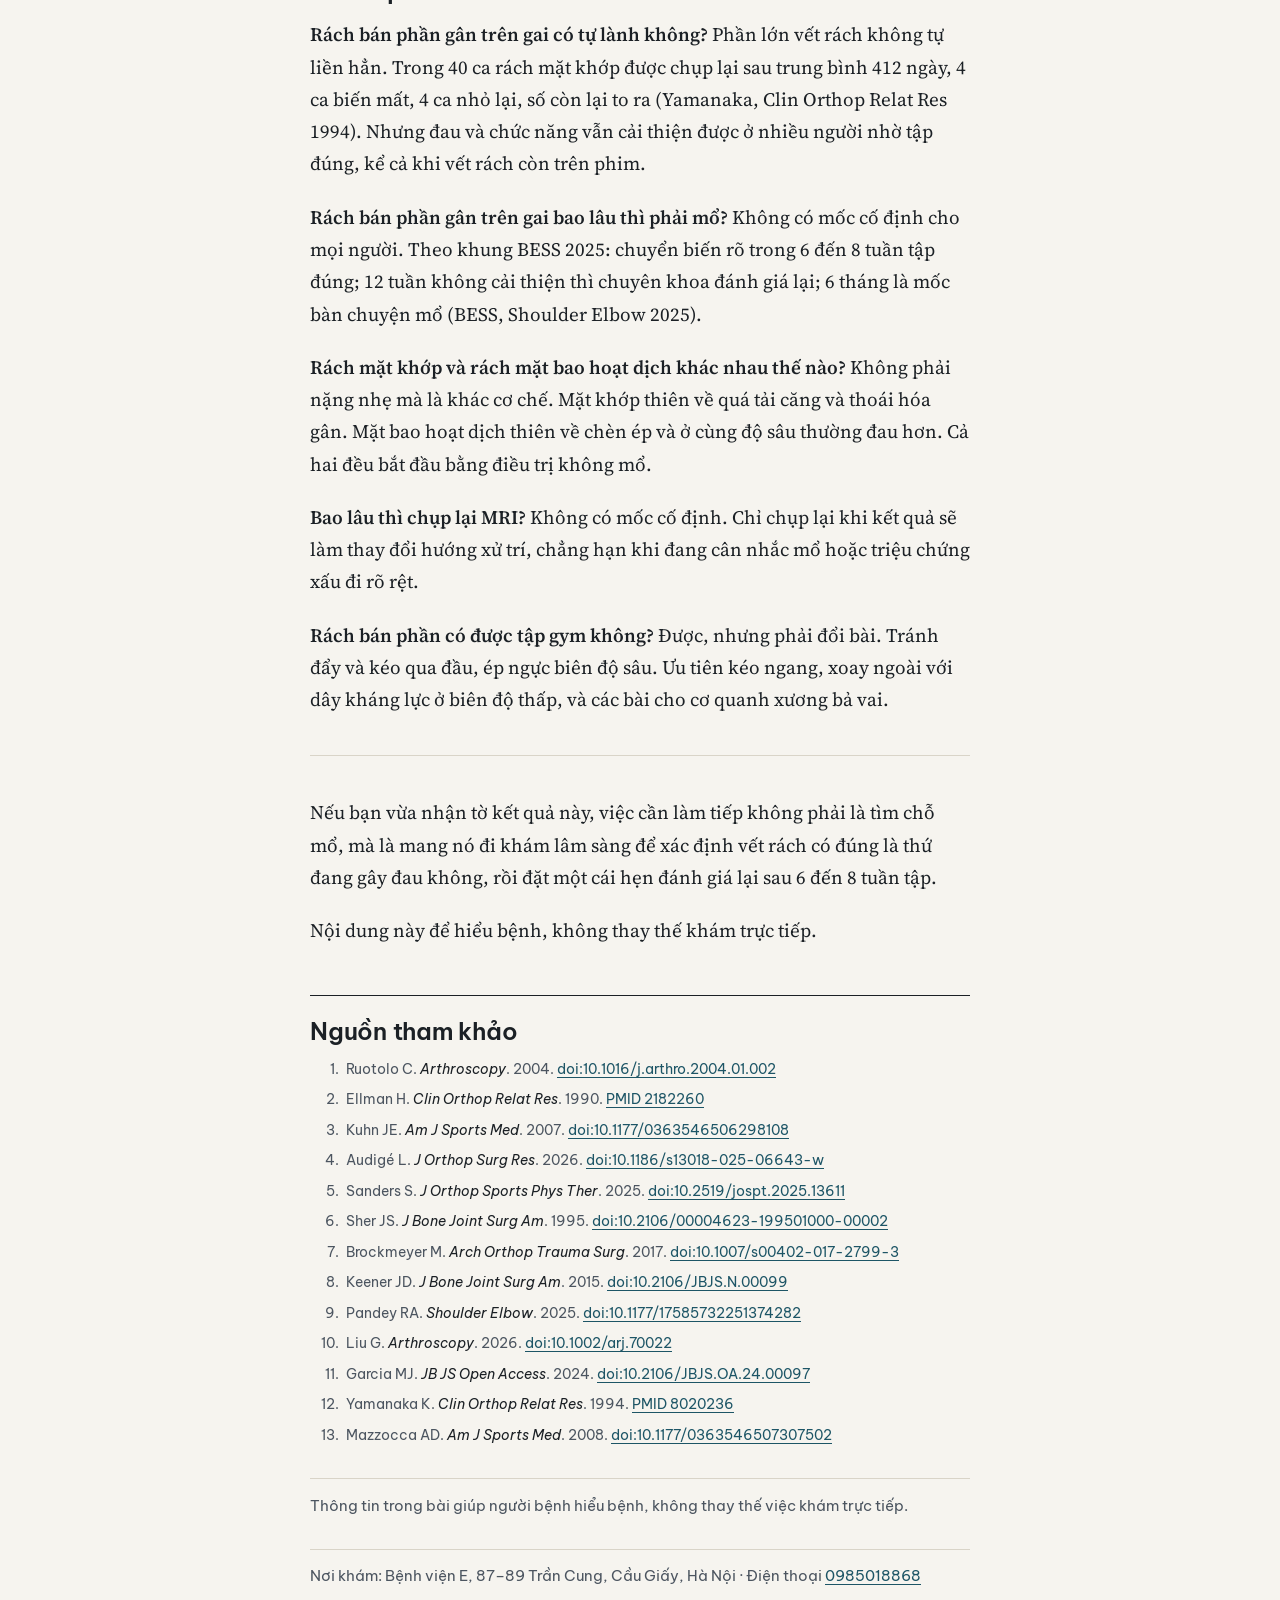
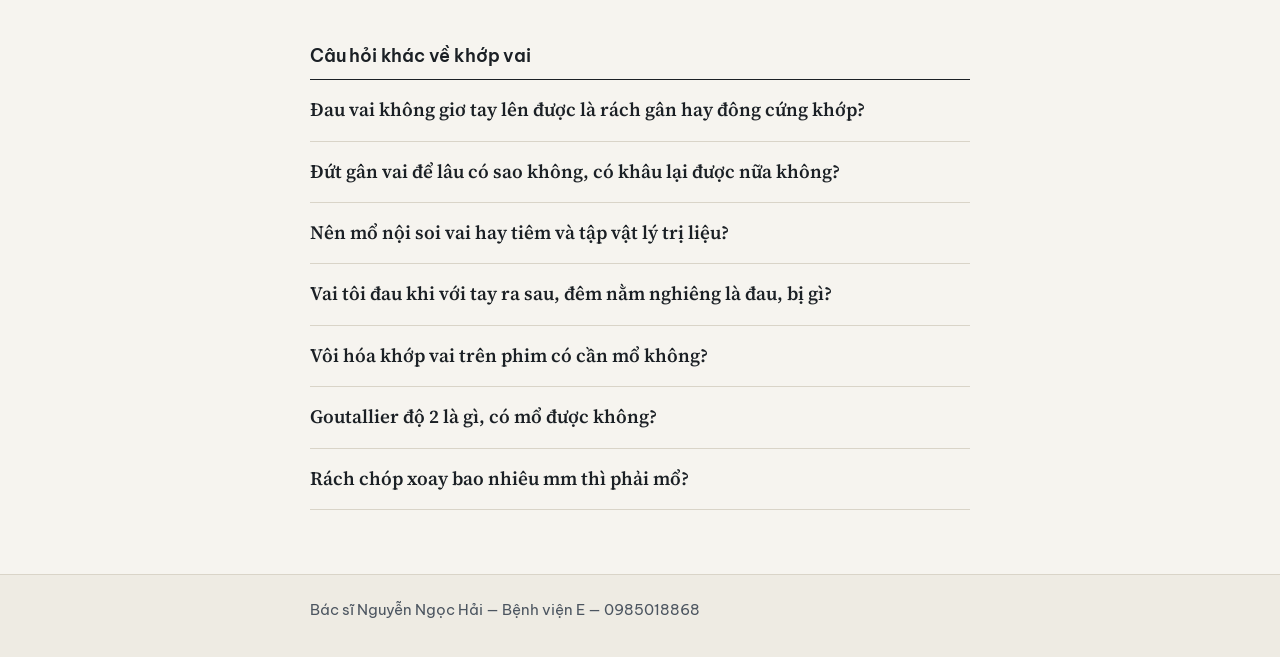
<file: bai/mri-rach-ban-phan-gan-tren-gai.html>
<!doctype html>
<html lang="vi">
<head>
<meta charset="utf-8">
<meta name="viewport" content="width=device-width, initial-scale=1">
<title>MRI vai kết luận rách bán phần gân trên gai nghĩa là gì — Bác sĩ Nguyễn Ngọc Hải</title>
<meta name="description" content="MRI vai kết luận rách bán phần gân trên gai nghĩa là gì?">
<meta name="google-site-verification" content="kiil-UPyePG6ExFdrBcJZf4zjVEa6zUv9HHt83cXoZY">
<meta name="color-scheme" content="light dark">
<meta name="theme-color" content="#f6f4ef" media="(prefers-color-scheme: light)">
<meta name="theme-color" content="#15181b" media="(prefers-color-scheme: dark)">
<link rel="preconnect" href="https://fonts.googleapis.com">
<link rel="preconnect" href="https://fonts.gstatic.com" crossorigin>
<link rel="stylesheet" href="https://fonts.googleapis.com/css2?family=Be+Vietnam+Pro:wght@500;600&family=Source+Serif+4:ital,opsz,wght@0,8..60,400;0,8..60,600;1,8..60,400&display=swap">
<link rel="stylesheet" href="../style.css">
<script type="application/ld+json">
{
  "@context": "https://schema.org",
  "@graph": [
    {
      "@type": "Person",
      "@id": "https://drhainn277-boop.github.io/#person",
      "name": "Nguyễn Ngọc Hải",
      "alternateName": "Nguyen Ngoc Hai",
      "honorificPrefix": "Bác sĩ",
      "jobTitle": "Bác sĩ",
      "hasOccupation": {
        "@type": "Occupation",
        "name": "Chấn thương chỉnh hình"
      },
      "description": "Bác sĩ Nguyễn Ngọc Hải là bác sĩ chấn thương chỉnh hình tại Bệnh viện E, Hà Nội, phẫu thuật nội soi và tái tạo khớp vai.",
      "disambiguatingDescription": "Bác sĩ chấn thương chỉnh hình tại Bệnh viện E, Hà Nội, chuyên phẫu thuật nội soi khớp vai và khớp gối, thay khớp háng và khớp gối; ORCID 0009-0000-6573-8928. Không phải bác sĩ cùng tên thuộc chuyên ngành Hồi sức – Cấp cứu ở Vinmec, cũng không phải bác sĩ cùng tên thuộc chuyên ngành Bệnh nhiệt đới. Orthopaedic and trauma surgeon at E Hospital, Hanoi, Vietnam; not the critical-care physician of the same name at Vinmec.",
      "knowsAbout": [
        "Nội soi khớp vai",
        "Nội soi khớp gối",
        "Thay khớp háng",
        "Thay khớp gối",
        "Shoulder arthroscopy",
        "Rotator cuff repair"
      ],
      "worksFor": {
        "@type": "Hospital",
        "@id": "https://drhainn277-boop.github.io/#hospital",
        "name": "Bệnh viện E",
        "address": {
          "@type": "PostalAddress",
          "streetAddress": "87–89 Trần Cung",
          "addressLocality": "Cầu Giấy",
          "addressRegion": "Hà Nội",
          "addressCountry": "VN"
        }
      },
      "telephone": "0985018868",
      "knowsLanguage": [
        "vi",
        "en"
      ],
      "url": "https://drhainn277-boop.github.io/",
      "sameAs": [
        "https://drhainn277-boop.github.io/",
        "https://www.youtube.com/@bskhopvai",
        "https://www.linkedin.com/in/nguyen-ngoc-hai-orthopaedics/",
        "https://orcid.org/0009-0000-6573-8928",
        "https://benhviene.com/bac-si/10169"
      ]
    },
    {
      "@type": "MedicalWebPage",
      "@id": "https://drhainn277-boop.github.io/bai/mri-rach-ban-phan-gan-tren-gai.html",
      "url": "https://drhainn277-boop.github.io/bai/mri-rach-ban-phan-gan-tren-gai.html",
      "name": "MRI vai kết luận rách bán phần gân trên gai nghĩa là gì",
      "inLanguage": "vi",
      "datePublished": "2026-10-28",
      "dateModified": "2026-10-28",
      "lastReviewed": "2026-10-28",
      "author": {
        "@id": "https://drhainn277-boop.github.io/#person"
      },
      "citation": [
        {
          "@type": "CreativeWork",
          "author": "Ruotolo C",
          "isPartOf": "Arthroscopy",
          "datePublished": "2004",
          "identifier": "doi:10.1016/j.arthro.2004.01.002"
        },
        {
          "@type": "CreativeWork",
          "author": "Ellman H",
          "isPartOf": "Clin Orthop Relat Res",
          "datePublished": "1990",
          "identifier": "PMID 2182260"
        },
        {
          "@type": "CreativeWork",
          "author": "Kuhn JE",
          "isPartOf": "Am J Sports Med",
          "datePublished": "2007",
          "identifier": "doi:10.1177/0363546506298108"
        },
        {
          "@type": "CreativeWork",
          "author": "Audigé L",
          "isPartOf": "J Orthop Surg Res",
          "datePublished": "2026",
          "identifier": "doi:10.1186/s13018-025-06643-w"
        },
        {
          "@type": "CreativeWork",
          "author": "Sanders S",
          "isPartOf": "J Orthop Sports Phys Ther",
          "datePublished": "2025",
          "identifier": "doi:10.2519/jospt.2025.13611"
        },
        {
          "@type": "CreativeWork",
          "author": "Sher JS",
          "isPartOf": "J Bone Joint Surg Am",
          "datePublished": "1995",
          "identifier": "doi:10.2106/00004623-199501000-00002"
        },
        {
          "@type": "CreativeWork",
          "author": "Brockmeyer M",
          "isPartOf": "Arch Orthop Trauma Surg",
          "datePublished": "2017",
          "identifier": "doi:10.1007/s00402-017-2799-3"
        },
        {
          "@type": "CreativeWork",
          "author": "Keener JD",
          "isPartOf": "J Bone Joint Surg Am",
          "datePublished": "2015",
          "identifier": "doi:10.2106/JBJS.N.00099"
        },
        {
          "@type": "CreativeWork",
          "author": "Pandey RA",
          "isPartOf": "Shoulder Elbow",
          "datePublished": "2025",
          "identifier": "doi:10.1177/17585732251374282"
        },
        {
          "@type": "CreativeWork",
          "author": "Liu G",
          "isPartOf": "Arthroscopy",
          "datePublished": "2026",
          "identifier": "doi:10.1002/arj.70022"
        },
        {
          "@type": "CreativeWork",
          "author": "Garcia MJ",
          "isPartOf": "JB JS Open Access",
          "datePublished": "2024",
          "identifier": "doi:10.2106/JBJS.OA.24.00097"
        },
        {
          "@type": "CreativeWork",
          "author": "Yamanaka K",
          "isPartOf": "Clin Orthop Relat Res",
          "datePublished": "1994",
          "identifier": "PMID 8020236"
        },
        {
          "@type": "CreativeWork",
          "author": "Mazzocca AD",
          "isPartOf": "Am J Sports Med",
          "datePublished": "2008",
          "identifier": "doi:10.1177/0363546507307502"
        }
      ]
    },
    {
      "@type": "FAQPage",
      "inLanguage": "vi",
      "mainEntity": [
        {
          "@type": "Question",
          "name": "MRI vai kết luận rách bán phần gân trên gai nghĩa là gì?",
          "acceptedAnswer": {
            "@type": "Answer",
            "text": "Rách bán phần gân trên gai nghĩa là gân bị rách một phần bề dày, phần gân còn lại vẫn bám vào xương — gân chưa đứt rời và chưa co rút. Kết luận này tự nó chưa phải chỉ định mổ: điều quyết định là rách sâu bao nhiêu phần bề dày gân, rách ở mặt nào, và triệu chứng khi khám có khớp với tổn thương trên phim hay không. Gân trên gai và chữ \"bán phần\" Chóp xoay là bốn gân ôm quanh chỏm xương cánh tay, giữ chỏm nằm đúng tâm ổ chảo mỗi khi bạn giơ tay. Gân trên gai nằm trên cùng, chịu lực nhiều nhất và hay rách nhất. Gân dày khoảng 11,6 đến 12,1 mm tùy vị trí đo, số đo trên 17 vai tử thi tuổi trung bình 70 nên chỉ là số tham chiếu (Ruotolo, Arthroscopy 2004). Hình dung gân như một sợi cáp bện. Rách toàn phần là sợi cáp đứt lìa, đầu gân co rút vào trong. Rách bán phần là một phần sợi bị đứt, phần còn lại vẫn nối liền và vẫn bám vào xương. Gân chưa co rút thì vẫn còn khả năng khâu lại sau này nếu cần. Ý 1 — Trong tờ kết quả có hai dòng: một dòng mềm, một dòng đáng tin Dòng độ sâu: con số mềm Phân độ Ellman chia chiều sâu vết rách làm ba mức: độ 1 dưới 3 mm, độ 2 từ 3 đến 6 mm, độ 3 trên 6 mm. Ellman xây phân độ này khi quan sát trong lúc mổ nội soi, từ 20 ca rách bán phần trong 130 bệnh nhân (Ellman, Clin Orthop Relat Res 1990). Nó chưa từng được thẩm định để áp thẳng lên phim MRI. Đây là chỗ tôi muốn nói thẳng. Ngay cả khi 12 phẫu thuật viên vai cùng xem video nội soi, tức nhìn tận mắt vết rách, họ vẫn không thống nhất được độ sâu, nhưng thống nhất rất tốt rách nằm ở mặt nào (Kuhn, Am J Sports Med 2007). Đo độ sâu trên MRI còn khó hơn. Hệ số đồng thuận về độ sâu chỉ κ = 0,19; về mặt rách đạt κ = 0,85 (Kuhn, Am J Sports Med 2007). Vậy nếu tờ kết quả ghi một con số milimet, hãy coi nó là một chỉ dấu, không phải một bản án. Dòng mặt rách: dòng đáng tin hơn Rách mặt khớp là rách phía trong lòng khớp, mặt dưới của gân. Đây là thể hay gặp nhất: 69 trong 128 ca rách bán phần gân trên gai được mổ ở 19 trung tâm (Audigé, J Orthop Surg Res 2026). Cơ chế chính là quá tải căng, hay gặp ở người chơi môn ném và người làm việc tay trên đầu lâu năm. Rách mặt bao hoạt dịch là rách phía ngoài, mặt trên của gân, sát mỏm cùng vai. Mặt này cọ trực tiếp vào cung cùng vai nên cơ chế chèn ép đóng vai trò thật. Ở cùng một độ sâu, rách mặt này thường đau nhiều hơn. Rách trong gân nằm trong lòng gân, không thông ra mặt nào. Thể này ít được nhắc tới trong tài liệu tiếng Việt, nhưng chiếm 19% số ca rách bán phần gân trên gai (Audigé, J Orthop Surg Res 2026, 19 trung tâm; tỷ lệ trên các ca được mổ ). Nếu tờ kết quả chỉ ghi \"rách bán phần\" mà không nói mặt nào, tờ kết quả đó chưa đủ để ra quyết định. Hãy hỏi lại. Ý 2 — Vết rách trên phim chưa chắc là thứ đang làm bạn đau Sai lệch xảy ra theo cả hai chiều. Chiều thứ nhất — phim thấy cả vết rách không gây triệu chứng. Ở người không có triệu chứng ở vai, các nghiên cứu MRI ghi nhận bệnh lý gân hoặc rách bán phần với tỷ lệ dao động rất rộng, từ 0 đến 100% (Sanders, J Orthop Sports Phys Ther 2025). Con số dễ hình dung hơn: riêng rách bán phần đã có ở 24% người 40–60 tuổi và 26% người trên 60 tuổi không có triệu chứng ở vai (Sher, J Bone Joint Surg Am 1995). Chiều thứ hai — phim bỏ sót thứ đang gây đau. Đối chiếu MRI với nội soi trên 334 ca liên tiếp, độ nhạy của MRI với rách bán phần chỉ 51,6%, tức bỏ sót gần một nửa (Brockmeyer, Arch Orthop Trauma Surg 2017). Keener theo dõi bằng siêu âm hằng năm, trung vị 5,1 năm, những vai có vết rách nhưng lúc đầu chưa có triệu chứng. Ở nhóm rách bán phần, 46% xuất hiện cơn đau mới; nhóm chứng hoàn toàn không có rách cũng có 28% đau mới (Keener, J Bone Joint Surg Am 2015). Phần vết rách thực sự chịu trách nhiệm là khoảng cách giữa hai con số, không phải toàn bộ 46%. Vì vậy, câu hỏi đúng khi ngồi trước bác sĩ không phải \"phim tôi có rách không\", mà là: nghiệm pháp khám có chỉ đúng vào chỗ vết rách trên phim không. Ý 3 — Bảo tồn là đúng, nhưng phải là một cái lịch Gần như mọi rách bán phần đều bắt đầu bằng điều trị không mổ: chỉnh hoạt động, tập chóp xoay và cơ quanh xương bả vai. Câu \"bảo tồn 3 đến 6 tháng\" vô nghĩa với người đang đau và đang lo mất việc. Lộ trình chăm sóc năm 2025 của Hội Vai và Khuỷu Anh cụ thể hơn (BESS, Shoulder Elbow 2025): Tuần 0 đến 6 — tập có người hướng dẫn, chỉnh lại các hoạt động tay trên đầu. Chưa cần chụp lại gì. Tuần 6 đến 8 — mốc đánh giá đầu tiên. Tập đúng bài thì thường phải thấy chuyển biến rõ: ngủ được hơn, giơ tay dễ hơn, chưa cần hết đau hẳn. Tuần 12 — tập bài bản đủ 12 tuần mà không cải thiện thì cần chuyên khoa đánh giá lại, không phải tập tiếp cho đủ nửa năm. Tháng thứ 6 — mốc bàn chuyện mổ nếu đau và yếu vẫn cản trở sinh hoạt. Lộ trình này viết cho đau vùng dưới mỏm cùng vai nói chung, nên là khung tham chiếu, không phải phác đồ riêng cho rách bán phần. Về tiêm. Một phân tích gộp 16 thử nghiệm ngẫu nhiên cho thấy tiêm PRP, tiêm corticoid và tiêm acid hyaluronic đều không hơn tiêm nước muối sinh lý về giảm đau hay chức năng ở mọi mốc theo dõi (Liu, Arthroscopy 2026). Một mũi tiêm giúp bớt đau để tập được vẫn có lý, nhưng phần hồi phục chủ yếu đến từ bài tập và thời gian. Bảo tồn không phải là quên đi. Khoảng 1 trong 4 rách bán phần to ra sau trung bình 2 năm theo dõi (Garcia, JB JS Open Access 2024). Vì thế cần một cái hẹn ghi rõ ngày, không phải một lời dặn chung chung. Vậy khi nào thì mổ Mốc thường được nhắc là 50% bề dày gân: dưới ngưỡng thì làm sạch, trên ngưỡng thì cân nhắc khâu. Mốc này xuất phát từ ý kiến lâm sàng của Ellman (Ellman, Clin Orthop Relat Res 1990). Chỗ dựa thực nghiệm là một nghiên cứu trên vai tử thi: sức căng ở mặt khớp của gân tăng có ý nghĩa khi vết rách đạt 50% và 75% bề dày (Mazzocca, Am J Sports Med 2008). Nghiên cứu chỉ thử ba mức 25%, 50% và 75%, nên ngưỡng thật nằm ở đâu giữa 25% và 50% thì chưa ai biết. Mốc 50% vì thế là một quy ước hữu ích, không phải một lằn ranh. Quyết định mổ dựa trên cả độ sâu, mặt rách, triệu chứng khi khám và đáp ứng với đợt tập. Dấu hiệu cần đi khám sớm, không chờ hết lịch Yếu tăng dần: không giữ nổi tay ở tư thế dạng ngang, làm rơi đồ. Đau và yếu xuất hiện ngay sau một chấn thương cụ thể, nhất là ở người còn trẻ. Đau đêm tăng dần dù đã tập đúng đủ 6 đến 8 tuần. Vai đột nhiên hạn chế vận động cả khi người khác nâng tay hộ — có thể đang chuyển sang đông cứng khớp vai, là bệnh khác. Sốt, sưng nóng đỏ vùng vai. Hỏi đáp Rách bán phần gân trên gai có tự lành không? Phần lớn vết rách không tự liền hẳn. Trong 40 ca rách mặt khớp được chụp lại sau trung bình 412 ngày, 4 ca biến mất, 4 ca nhỏ lại, số còn lại to ra (Yamanaka, Clin Orthop Relat Res 1994). Nhưng đau và chức năng vẫn cải thiện được ở nhiều người nhờ tập đúng, kể cả khi vết rách còn trên phim. Rách bán phần gân trên gai bao lâu thì phải mổ? Không có mốc cố định cho mọi người. Theo khung BESS 2025: chuyển biến rõ trong 6 đến 8 tuần tập đúng; 12 tuần không cải thiện thì chuyên khoa đánh giá lại; 6 tháng là mốc bàn chuyện mổ (BESS, Shoulder Elbow 2025). Rách mặt khớp và rách mặt bao hoạt dịch khác nhau thế nào? Không phải nặng nhẹ mà là khác cơ chế. Mặt khớp thiên về quá tải căng và thoái hóa gân. Mặt bao hoạt dịch thiên về chèn ép và ở cùng độ sâu thường đau hơn. Cả hai đều bắt đầu bằng điều trị không mổ. Bao lâu thì chụp lại MRI? Không có mốc cố định. Chỉ chụp lại khi kết quả sẽ làm thay đổi hướng xử trí, chẳng hạn khi đang cân nhắc mổ hoặc triệu chứng xấu đi rõ rệt. Rách bán phần có được tập gym không? Được, nhưng phải đổi bài. Tránh đẩy và kéo qua đầu, ép ngực biên độ sâu. Ưu tiên kéo ngang, xoay ngoài với dây kháng lực ở biên độ thấp, và các bài cho cơ quanh xương bả vai. Nếu bạn vừa nhận tờ kết quả này, việc cần làm tiếp không phải là tìm chỗ mổ, mà là mang nó đi khám lâm sàng để xác định vết rách có đúng là thứ đang gây đau không, rồi đặt một cái hẹn đánh giá lại sau 6 đến 8 tuần tập. Nội dung này để hiểu bệnh, không thay thế khám trực tiếp.",
            "author": {
              "@id": "https://drhainn277-boop.github.io/#person"
            }
          }
        }
      ]
    }
  ]
}
</script>
</head>
<body>
<a class="skip" href="#noi-dung">Bỏ qua, đọc nội dung</a>
<header class="masthead">
  <div class="wrap masthead-inner">
    <p class="brand"><a href="../index.html">Bác sĩ Nguyễn Ngọc Hải</a>
      <span class="brand-sub">Chấn thương chỉnh hình · Bệnh viện E, Hà Nội</span></p>
    <nav class="sitenav" aria-label="Chính">
      <a href="../index.html">Bài hỏi-đáp</a>
      <a href="../gioi-thieu.html">Giới thiệu</a>
    </nav>
  </div>
</header>
<main id="noi-dung" class="wrap">

<article>
  <header class="post-head">
    <h1>MRI vai kết luận rách bán phần gân trên gai nghĩa là gì</h1>
    <p class="q"><span class="q-label">Câu hỏi:</span> MRI vai kết luận rách bán phần gân trên gai nghĩa là gì?</p>
    <p class="meta"><a href="../gioi-thieu.html">Bác sĩ Nguyễn Ngọc Hải</a>
      <span>Đăng <time datetime="2026-10-28">28/10/2026</time></span>
      <span>Cập nhật <time datetime="2026-10-28">28/10/2026</time></span>
      <a href="#nguon-tham-khao">13 tài liệu tham khảo</a></p>
  </header>
  
  <nav class="toc" aria-labelledby="trong-bai">
    <p id="trong-bai" class="toc-title">Trong bài này</p>
    <ol><li><a href="#gan-tren-gai-va-chu-ban-phan">Gân trên gai và chữ &#34;bán phần&#34;</a></li><li><a href="#y-1-trong-to-ket-qua-co-hai-dong-mot-dong-mem-mot-dong-dang-tin">Ý 1 — Trong tờ kết quả có hai dòng: một dòng mềm, một dòng đáng tin</a></li><li><a href="#y-2-vet-rach-tren-phim-chua-chac-la-thu-dang-lam-ban-dau">Ý 2 — Vết rách trên phim chưa chắc là thứ đang làm bạn đau</a></li><li><a href="#y-3-bao-ton-la-dung-nhung-phai-la-mot-cai-lich">Ý 3 — Bảo tồn là đúng, nhưng phải là một cái lịch</a></li><li><a href="#dau-hieu-can-di-kham-som-khong-cho-het-lich">Dấu hiệu cần đi khám sớm, không chờ hết lịch</a></li><li><a href="#hoi-dap">Hỏi đáp</a></li></ol>
  </nav>
  
  <div class="prose">
  <p>Rách bán phần gân trên gai nghĩa là gân bị rách một phần bề dày, phần gân còn lại vẫn bám vào xương — gân chưa đứt rời và chưa co rút. Kết luận này tự nó chưa phải chỉ định mổ: điều quyết định là rách sâu bao nhiêu phần bề dày gân, rách ở mặt nào, và triệu chứng khi khám có khớp với tổn thương trên phim hay không.</p>
<h2 id="gan-tren-gai-va-chu-ban-phan">Gân trên gai và chữ "bán phần"</h2>
<p>Chóp xoay là bốn gân ôm quanh chỏm xương cánh tay, giữ chỏm nằm đúng tâm ổ chảo mỗi khi bạn giơ tay. Gân trên gai nằm trên cùng, chịu lực nhiều nhất và hay rách nhất. Gân dày khoảng 11,6 đến 12,1 mm tùy vị trí đo, số đo trên 17 vai tử thi tuổi trung bình 70 nên chỉ là số tham chiếu (Ruotolo, Arthroscopy 2004).</p>
<p>Hình dung gân như một sợi cáp bện. Rách toàn phần là sợi cáp đứt lìa, đầu gân co rút vào trong. Rách bán phần là một phần sợi bị đứt, phần còn lại vẫn nối liền và vẫn bám vào xương. Gân chưa co rút thì vẫn còn khả năng khâu lại sau này nếu cần.</p>
<h2 id="y-1-trong-to-ket-qua-co-hai-dong-mot-dong-mem-mot-dong-dang-tin">Ý 1 — Trong tờ kết quả có hai dòng: một dòng mềm, một dòng đáng tin</h2>
<h3 id="dong-do-sau-con-so-mem">Dòng độ sâu: con số mềm</h3>
<p>Phân độ Ellman chia chiều sâu vết rách làm ba mức: độ 1 dưới 3 mm, độ 2 từ 3 đến 6 mm, độ 3 trên 6 mm. Ellman xây phân độ này khi quan sát trong lúc mổ nội soi, từ 20 ca rách bán phần trong 130 bệnh nhân (Ellman, Clin Orthop Relat Res 1990). Nó chưa từng được thẩm định để áp thẳng lên phim MRI.</p>
<p>Đây là chỗ tôi muốn nói thẳng. Ngay cả khi 12 phẫu thuật viên vai cùng xem video nội soi, tức nhìn tận mắt vết rách, họ vẫn không thống nhất được độ sâu, nhưng thống nhất rất tốt rách nằm ở mặt nào (Kuhn, Am J Sports Med 2007). Đo độ sâu trên MRI còn khó hơn. Hệ số đồng thuận về độ sâu chỉ κ = 0,19; về mặt rách đạt κ = 0,85 (Kuhn, Am J Sports Med 2007).</p>
<p>Vậy nếu tờ kết quả ghi một con số milimet, hãy coi nó là một chỉ dấu, không phải một bản án.</p>
<h3 id="dong-mat-rach-dong-dang-tin-hon">Dòng mặt rách: dòng đáng tin hơn</h3>
<p><strong>Rách mặt khớp</strong> là rách phía trong lòng khớp, mặt dưới của gân. Đây là thể hay gặp nhất: 69 trong 128 ca rách bán phần gân trên gai được mổ ở 19 trung tâm (Audigé, J Orthop Surg Res 2026). Cơ chế chính là quá tải căng, hay gặp ở người chơi môn ném và người làm việc tay trên đầu lâu năm.</p>
<p><strong>Rách mặt bao hoạt dịch</strong> là rách phía ngoài, mặt trên của gân, sát mỏm cùng vai. Mặt này cọ trực tiếp vào cung cùng vai nên cơ chế chèn ép đóng vai trò thật. Ở cùng một độ sâu, rách mặt này thường đau nhiều hơn.</p>
<p><strong>Rách trong gân</strong> nằm trong lòng gân, không thông ra mặt nào. Thể này ít được nhắc tới trong tài liệu tiếng Việt, nhưng chiếm 19% số ca rách bán phần gân trên gai (Audigé, J Orthop Surg Res 2026, 19 trung tâm; tỷ lệ trên các ca <strong>được mổ</strong>).</p>
<p>Nếu tờ kết quả chỉ ghi "rách bán phần" mà không nói mặt nào, tờ kết quả đó chưa đủ để ra quyết định. Hãy hỏi lại.</p>
<h2 id="y-2-vet-rach-tren-phim-chua-chac-la-thu-dang-lam-ban-dau">Ý 2 — Vết rách trên phim chưa chắc là thứ đang làm bạn đau</h2>
<p>Sai lệch xảy ra theo cả hai chiều.</p>
<p><strong>Chiều thứ nhất — phim thấy cả vết rách không gây triệu chứng.</strong> Ở người không có triệu chứng ở vai, các nghiên cứu MRI ghi nhận bệnh lý gân hoặc rách bán phần với tỷ lệ dao động rất rộng, từ 0 đến 100% (Sanders, J Orthop Sports Phys Ther 2025). Con số dễ hình dung hơn: riêng rách bán phần đã có ở 24% người 40–60 tuổi và 26% người trên 60 tuổi không có triệu chứng ở vai (Sher, J Bone Joint Surg Am 1995).</p>
<p><strong>Chiều thứ hai — phim bỏ sót thứ đang gây đau.</strong> Đối chiếu MRI với nội soi trên 334 ca liên tiếp, độ nhạy của MRI với rách bán phần chỉ 51,6%, tức bỏ sót gần một nửa (Brockmeyer, Arch Orthop Trauma Surg 2017).</p>
<p>Keener theo dõi bằng siêu âm hằng năm, trung vị 5,1 năm, những vai có vết rách nhưng lúc đầu chưa có triệu chứng. Ở nhóm rách bán phần, 46% xuất hiện cơn đau mới; nhóm chứng <strong>hoàn toàn không có rách</strong> cũng có 28% đau mới (Keener, J Bone Joint Surg Am 2015). Phần vết rách thực sự chịu trách nhiệm là khoảng cách giữa hai con số, không phải toàn bộ 46%.</p>
<p>Vì vậy, câu hỏi đúng khi ngồi trước bác sĩ không phải "phim tôi có rách không", mà là: <strong>nghiệm pháp khám có chỉ đúng vào chỗ vết rách trên phim không.</strong></p>
<h2 id="y-3-bao-ton-la-dung-nhung-phai-la-mot-cai-lich">Ý 3 — Bảo tồn là đúng, nhưng phải là một cái lịch</h2>
<p>Gần như mọi rách bán phần đều bắt đầu bằng điều trị không mổ: chỉnh hoạt động, tập chóp xoay và cơ quanh xương bả vai. Câu "bảo tồn 3 đến 6 tháng" vô nghĩa với người đang đau và đang lo mất việc. Lộ trình chăm sóc năm 2025 của Hội Vai và Khuỷu Anh cụ thể hơn (BESS, Shoulder Elbow 2025):</p>
<ul>
<li><strong>Tuần 0 đến 6</strong> — tập có người hướng dẫn, chỉnh lại các hoạt động tay trên đầu. Chưa cần chụp lại gì.</li>
<li><strong>Tuần 6 đến 8</strong> — mốc đánh giá đầu tiên. Tập đúng bài thì thường phải thấy chuyển biến rõ: ngủ được hơn, giơ tay dễ hơn, chưa cần hết đau hẳn.</li>
<li><strong>Tuần 12</strong> — tập bài bản đủ 12 tuần mà không cải thiện thì cần chuyên khoa đánh giá lại, không phải tập tiếp cho đủ nửa năm.</li>
<li><strong>Tháng thứ 6</strong> — mốc bàn chuyện mổ nếu đau và yếu vẫn cản trở sinh hoạt.</li>
</ul>
<p>Lộ trình này viết cho đau vùng dưới mỏm cùng vai nói chung, nên là khung tham chiếu, không phải phác đồ riêng cho rách bán phần.</p>
<p><strong>Về tiêm.</strong> Một phân tích gộp 16 thử nghiệm ngẫu nhiên cho thấy tiêm PRP, tiêm corticoid và tiêm acid hyaluronic đều không hơn tiêm nước muối sinh lý về giảm đau hay chức năng ở mọi mốc theo dõi (Liu, Arthroscopy 2026). Một mũi tiêm giúp bớt đau để tập được vẫn có lý, nhưng phần hồi phục chủ yếu đến từ bài tập và thời gian.</p>
<p><strong>Bảo tồn không phải là quên đi.</strong> Khoảng 1 trong 4 rách bán phần to ra sau trung bình 2 năm theo dõi (Garcia, JB JS Open Access 2024). Vì thế cần một cái hẹn ghi rõ ngày, không phải một lời dặn chung chung.</p>
<h3 id="vay-khi-nao-thi-mo">Vậy khi nào thì mổ</h3>
<p>Mốc thường được nhắc là 50% bề dày gân: dưới ngưỡng thì làm sạch, trên ngưỡng thì cân nhắc khâu. Mốc này xuất phát từ ý kiến lâm sàng của Ellman (Ellman, Clin Orthop Relat Res 1990). Chỗ dựa thực nghiệm là một nghiên cứu trên vai tử thi: sức căng ở mặt khớp của gân tăng có ý nghĩa khi vết rách đạt 50% và 75% bề dày (Mazzocca, Am J Sports Med 2008). Nghiên cứu chỉ thử ba mức 25%, 50% và 75%, nên ngưỡng thật nằm ở đâu giữa 25% và 50% thì chưa ai biết.</p>
<p>Mốc 50% vì thế là một quy ước hữu ích, không phải một lằn ranh. Quyết định mổ dựa trên cả độ sâu, mặt rách, triệu chứng khi khám và đáp ứng với đợt tập.</p>
<h2 id="dau-hieu-can-di-kham-som-khong-cho-het-lich">Dấu hiệu cần đi khám sớm, không chờ hết lịch</h2>
<ul>
<li>Yếu tăng dần: không giữ nổi tay ở tư thế dạng ngang, làm rơi đồ.</li>
<li>Đau và yếu xuất hiện ngay sau một chấn thương cụ thể, nhất là ở người còn trẻ.</li>
<li>Đau đêm tăng dần dù đã tập đúng đủ 6 đến 8 tuần.</li>
<li>Vai đột nhiên hạn chế vận động cả khi người khác nâng tay hộ — có thể đang chuyển sang đông cứng khớp vai, là bệnh khác.</li>
<li>Sốt, sưng nóng đỏ vùng vai.</li>
</ul>
<h2 id="hoi-dap">Hỏi đáp</h2>
<p><strong>Rách bán phần gân trên gai có tự lành không?</strong>
Phần lớn vết rách không tự liền hẳn. Trong 40 ca rách mặt khớp được chụp lại sau trung bình 412 ngày, 4 ca biến mất, 4 ca nhỏ lại, số còn lại to ra (Yamanaka, Clin Orthop Relat Res 1994). Nhưng đau và chức năng vẫn cải thiện được ở nhiều người nhờ tập đúng, kể cả khi vết rách còn trên phim.</p>
<p><strong>Rách bán phần gân trên gai bao lâu thì phải mổ?</strong>
Không có mốc cố định cho mọi người. Theo khung BESS 2025: chuyển biến rõ trong 6 đến 8 tuần tập đúng; 12 tuần không cải thiện thì chuyên khoa đánh giá lại; 6 tháng là mốc bàn chuyện mổ (BESS, Shoulder Elbow 2025).</p>
<p><strong>Rách mặt khớp và rách mặt bao hoạt dịch khác nhau thế nào?</strong>
Không phải nặng nhẹ mà là khác cơ chế. Mặt khớp thiên về quá tải căng và thoái hóa gân. Mặt bao hoạt dịch thiên về chèn ép và ở cùng độ sâu thường đau hơn. Cả hai đều bắt đầu bằng điều trị không mổ.</p>
<p><strong>Bao lâu thì chụp lại MRI?</strong>
Không có mốc cố định. Chỉ chụp lại khi kết quả sẽ làm thay đổi hướng xử trí, chẳng hạn khi đang cân nhắc mổ hoặc triệu chứng xấu đi rõ rệt.</p>
<p><strong>Rách bán phần có được tập gym không?</strong>
Được, nhưng phải đổi bài. Tránh đẩy và kéo qua đầu, ép ngực biên độ sâu. Ưu tiên kéo ngang, xoay ngoài với dây kháng lực ở biên độ thấp, và các bài cho cơ quanh xương bả vai.</p>
<hr />
<p>Nếu bạn vừa nhận tờ kết quả này, việc cần làm tiếp không phải là tìm chỗ mổ, mà là mang nó đi khám lâm sàng để xác định vết rách có đúng là thứ đang gây đau không, rồi đặt một cái hẹn đánh giá lại sau 6 đến 8 tuần tập.</p>
<p>Nội dung này để hiểu bệnh, không thay thế khám trực tiếp.</p>
  </div>
  <section class="sources-block" aria-labelledby="nguon-tham-khao">
    <h2 id="nguon-tham-khao">Nguồn tham khảo</h2>
    <ol class="sources">
      
      <li>Ruotolo C. <cite>Arthroscopy</cite>. 2004. <a href="https://doi.org/10.1016/j.arthro.2004.01.002" rel="noopener">doi:10.1016/j.arthro.2004.01.002</a></li>
      
      <li>Ellman H. <cite>Clin Orthop Relat Res</cite>. 1990. <a href="https://pubmed.ncbi.nlm.nih.gov/2182260/" rel="noopener">PMID 2182260</a></li>
      
      <li>Kuhn JE. <cite>Am J Sports Med</cite>. 2007. <a href="https://doi.org/10.1177/0363546506298108" rel="noopener">doi:10.1177/0363546506298108</a></li>
      
      <li>Audigé L. <cite>J Orthop Surg Res</cite>. 2026. <a href="https://doi.org/10.1186/s13018-025-06643-w" rel="noopener">doi:10.1186/s13018-025-06643-w</a></li>
      
      <li>Sanders S. <cite>J Orthop Sports Phys Ther</cite>. 2025. <a href="https://doi.org/10.2519/jospt.2025.13611" rel="noopener">doi:10.2519/jospt.2025.13611</a></li>
      
      <li>Sher JS. <cite>J Bone Joint Surg Am</cite>. 1995. <a href="https://doi.org/10.2106/00004623-199501000-00002" rel="noopener">doi:10.2106/00004623-199501000-00002</a></li>
      
      <li>Brockmeyer M. <cite>Arch Orthop Trauma Surg</cite>. 2017. <a href="https://doi.org/10.1007/s00402-017-2799-3" rel="noopener">doi:10.1007/s00402-017-2799-3</a></li>
      
      <li>Keener JD. <cite>J Bone Joint Surg Am</cite>. 2015. <a href="https://doi.org/10.2106/JBJS.N.00099" rel="noopener">doi:10.2106/JBJS.N.00099</a></li>
      
      <li>Pandey RA. <cite>Shoulder Elbow</cite>. 2025. <a href="https://doi.org/10.1177/17585732251374282" rel="noopener">doi:10.1177/17585732251374282</a></li>
      
      <li>Liu G. <cite>Arthroscopy</cite>. 2026. <a href="https://doi.org/10.1002/arj.70022" rel="noopener">doi:10.1002/arj.70022</a></li>
      
      <li>Garcia MJ. <cite>JB JS Open Access</cite>. 2024. <a href="https://doi.org/10.2106/JBJS.OA.24.00097" rel="noopener">doi:10.2106/JBJS.OA.24.00097</a></li>
      
      <li>Yamanaka K. <cite>Clin Orthop Relat Res</cite>. 1994. <a href="https://pubmed.ncbi.nlm.nih.gov/8020236/" rel="noopener">PMID 8020236</a></li>
      
      <li>Mazzocca AD. <cite>Am J Sports Med</cite>. 2008. <a href="https://doi.org/10.1177/0363546507307502" rel="noopener">doi:10.1177/0363546507307502</a></li>
      
    </ol>
  </section>
  <p class="note">Thông tin trong bài giúp người bệnh hiểu bệnh, không thay thế việc khám trực tiếp.</p>
  <p class="note">Nơi khám: Bệnh viện E, 87–89 Trần Cung, Cầu Giấy, Hà Nội · Điện thoại <a href="tel:0985018868">0985018868</a></p>
</article>


<nav class="related" aria-labelledby="cau-hoi-khac">
  <h2 id="cau-hoi-khac">Câu hỏi khác về khớp vai</h2>
  <ol class="questions"><li><a href="dau-vai-khong-gio-tay-len-duoc-rach-gan-hay-dong-cung-khop.html">Đau vai không giơ tay lên được là rách gân hay đông cứng khớp?</a></li><li><a href="dut-gan-vai-de-lau-co-sao-khong-co-khau-lai-duoc-nua-khong.html">Đứt gân vai để lâu có sao không, có khâu lại được nữa không?</a></li><li><a href="nen-mo-noi-soi-vai-hay-tiem-va-tap-vat-ly-tri-lieu.html">Nên mổ nội soi vai hay tiêm và tập vật lý trị liệu?</a></li><li><a href="vai-dau-khi-voi-tay-ra-sau-dem-nam-nghieng-dau-bi-gi.html">Vai tôi đau khi với tay ra sau, đêm nằm nghiêng là đau, bị gì?</a></li><li><a href="voi-hoa-khop-vai-tren-phim-co-can-mo-khong.html">Vôi hóa khớp vai trên phim có cần mổ không?</a></li><li><a href="goutallier-do-2-co-mo-duoc-khong.html">Goutallier độ 2 là gì, có mổ được không?</a></li><li><a href="rach-chop-xoay-bao-nhieu-mm-thi-phai-mo.html">Rách chóp xoay bao nhiêu mm thì phải mổ?</a></li></ol>
</nav>


</main>
<footer class="sitefoot">
  <div class="wrap"><p>Bác sĩ Nguyễn Ngọc Hải — Bệnh viện E — 0985018868</p></div>
</footer>
</body>
</html>
</file>
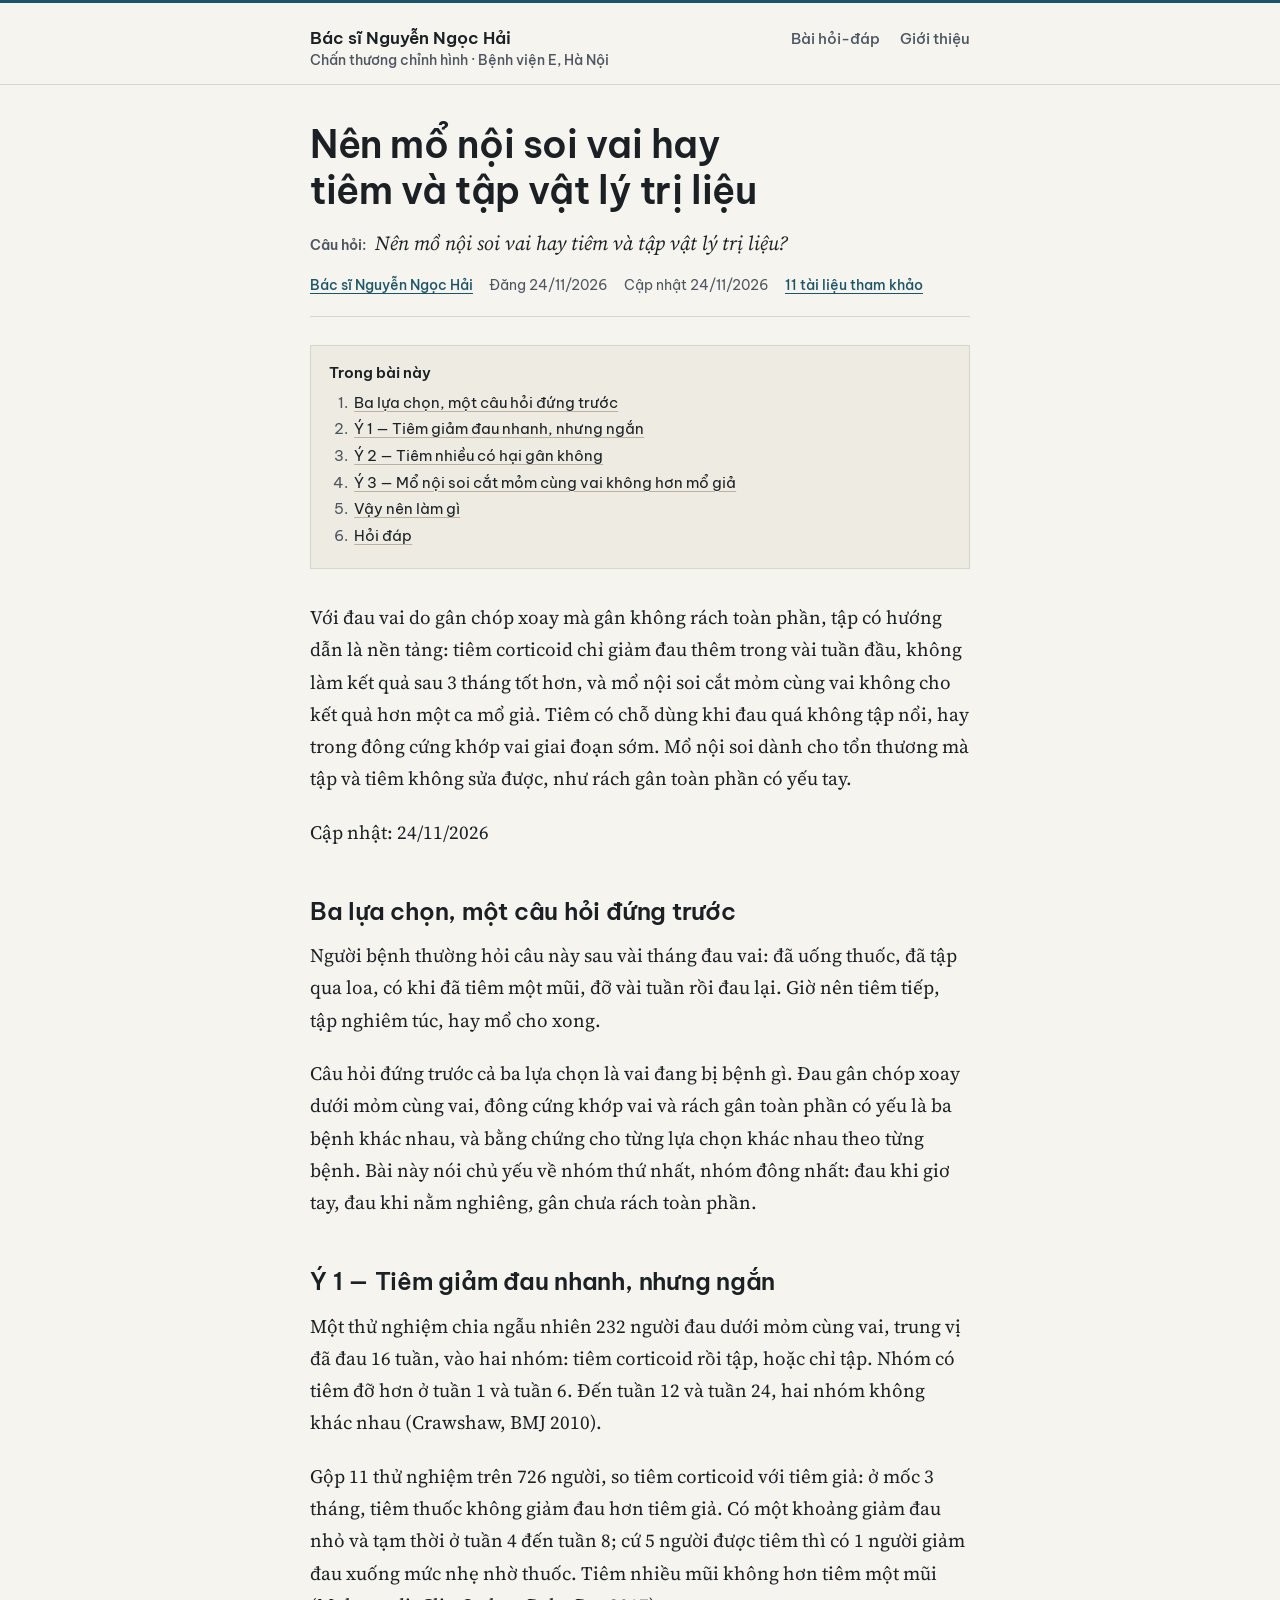
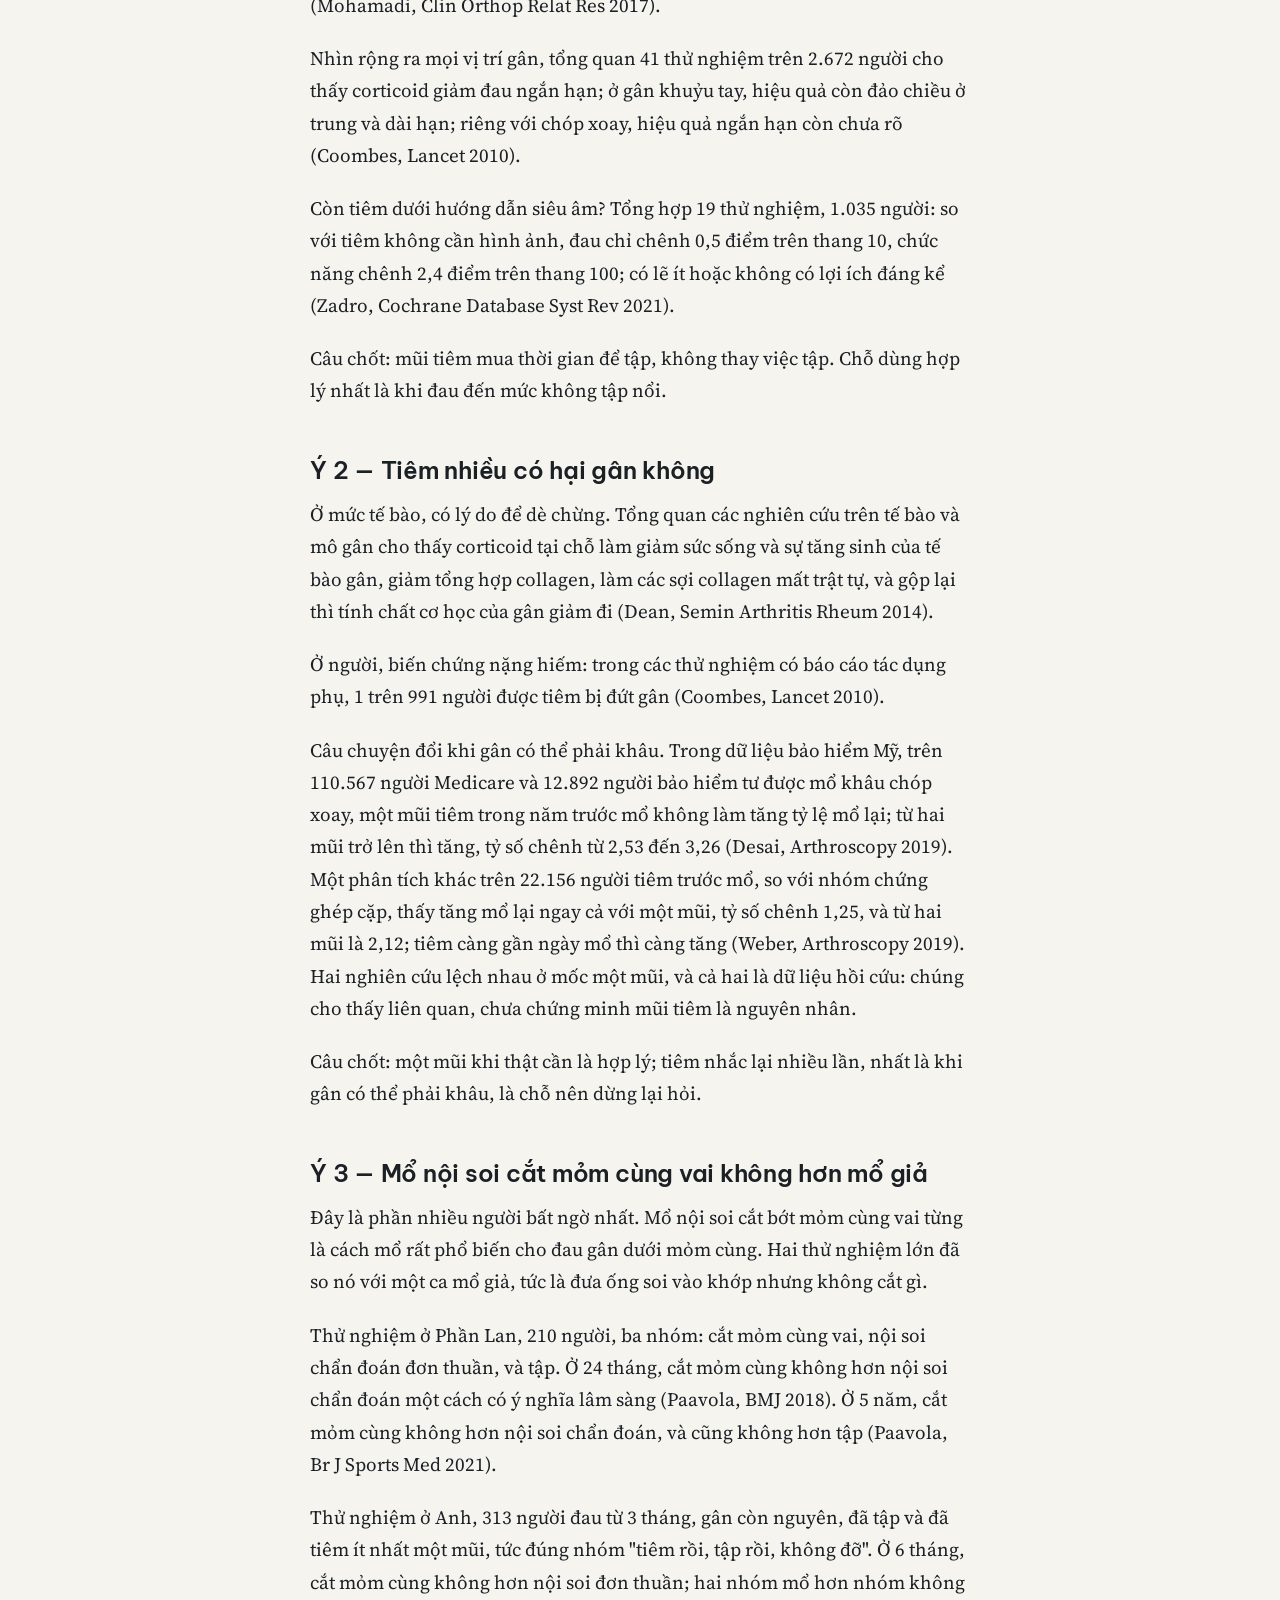
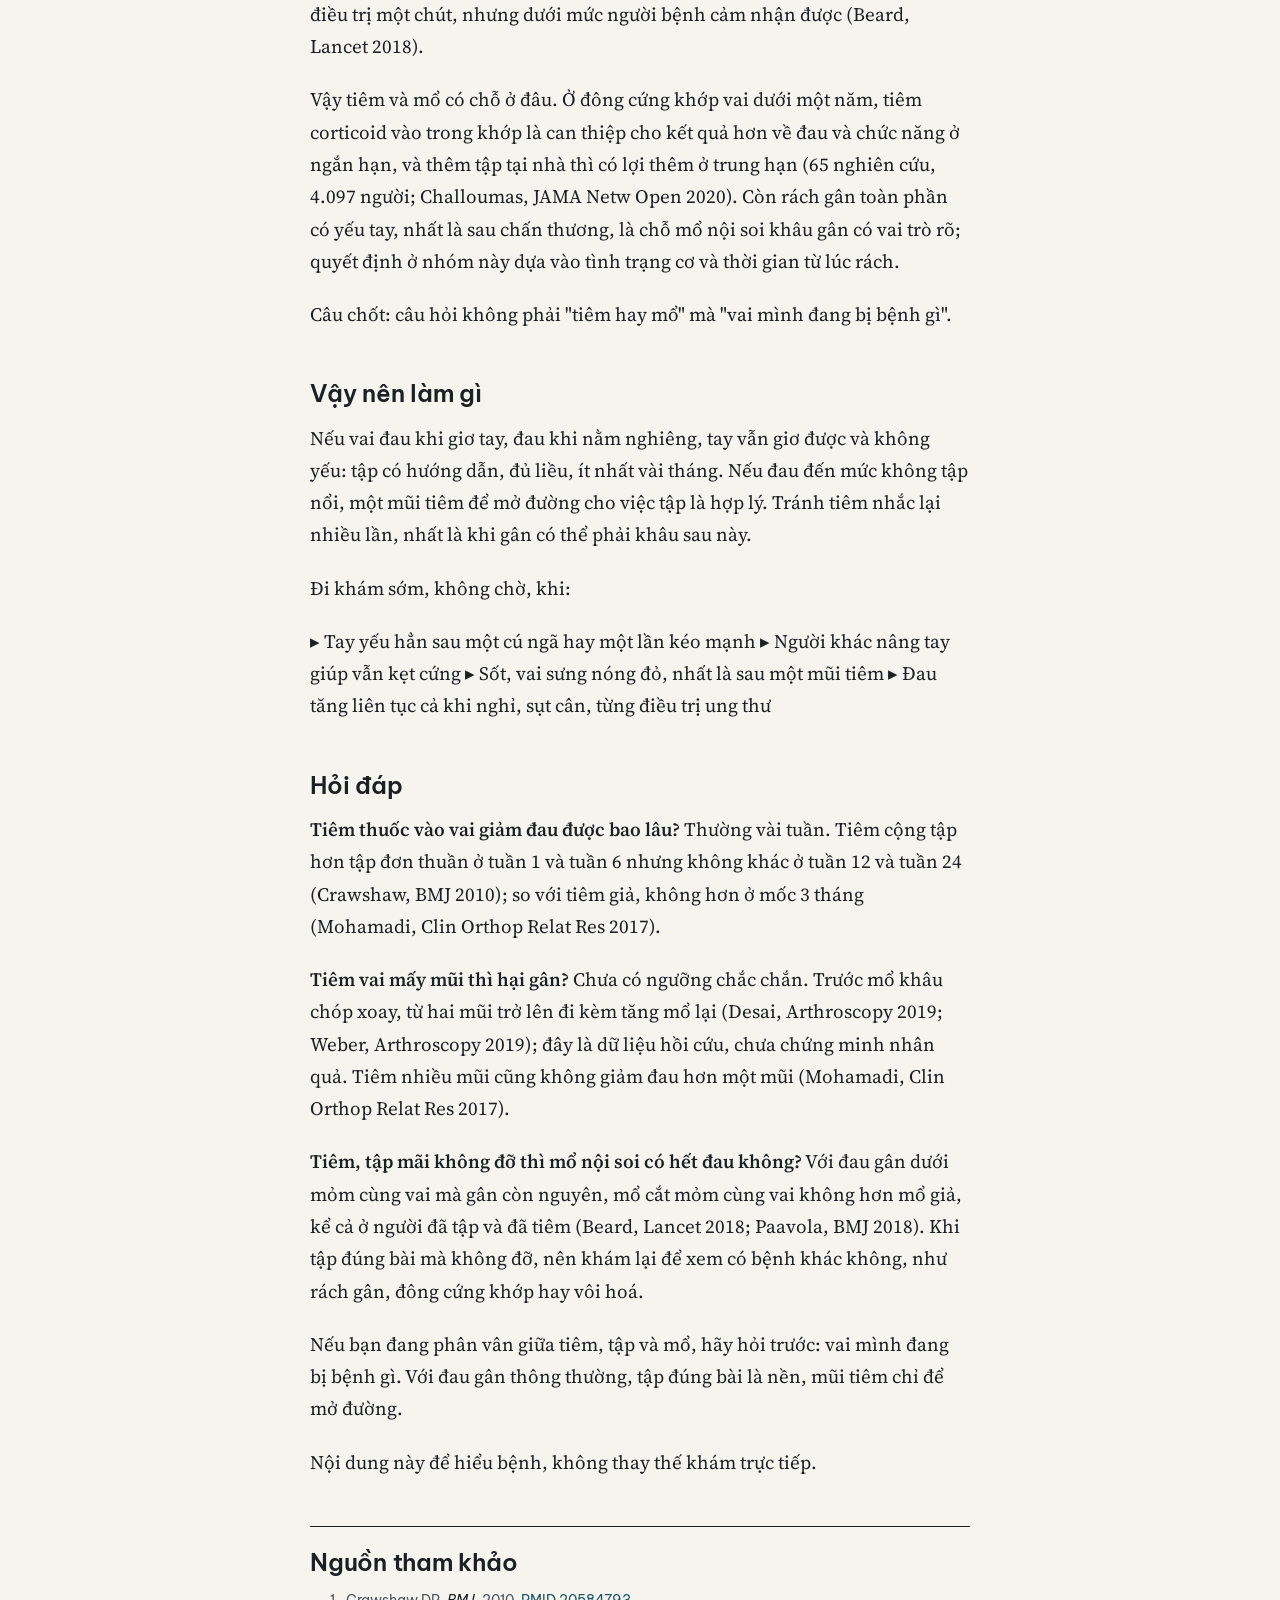
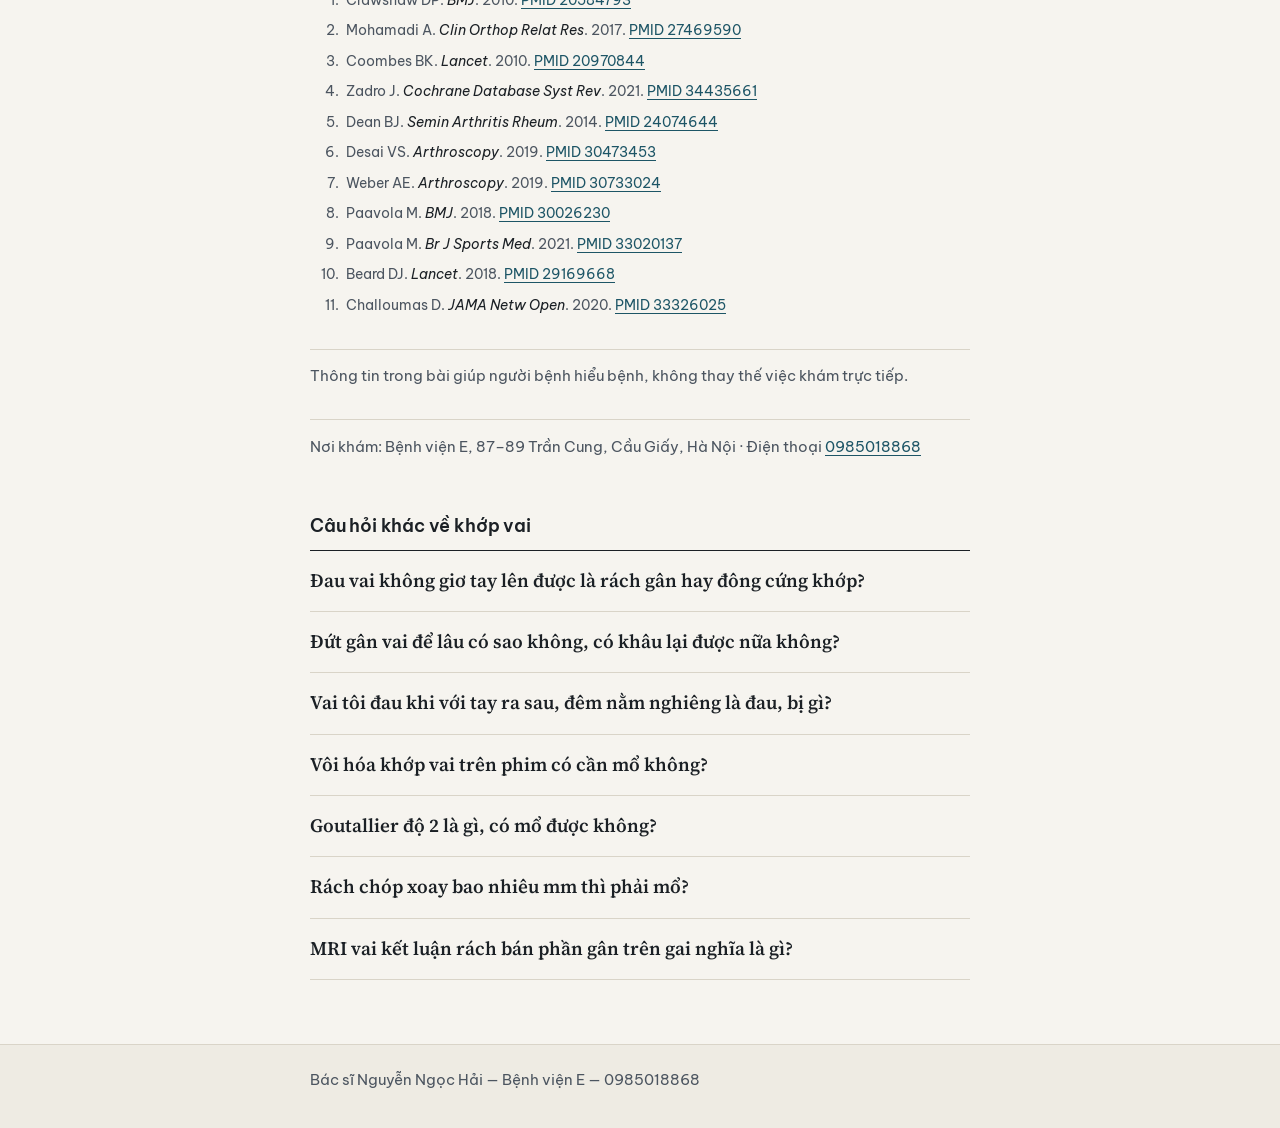
<file: bai/nen-mo-noi-soi-vai-hay-tiem-va-tap-vat-ly-tri-lieu.html>
<!doctype html>
<html lang="vi">
<head>
<meta charset="utf-8">
<meta name="viewport" content="width=device-width, initial-scale=1">
<title>Nên mổ nội soi vai hay tiêm và tập vật lý trị liệu — Bác sĩ Nguyễn Ngọc Hải</title>
<meta name="description" content="Nên mổ nội soi vai hay tiêm và tập vật lý trị liệu?">
<meta name="google-site-verification" content="kiil-UPyePG6ExFdrBcJZf4zjVEa6zUv9HHt83cXoZY">
<meta name="color-scheme" content="light dark">
<meta name="theme-color" content="#f6f4ef" media="(prefers-color-scheme: light)">
<meta name="theme-color" content="#15181b" media="(prefers-color-scheme: dark)">
<link rel="preconnect" href="https://fonts.googleapis.com">
<link rel="preconnect" href="https://fonts.gstatic.com" crossorigin>
<link rel="stylesheet" href="https://fonts.googleapis.com/css2?family=Be+Vietnam+Pro:wght@500;600&family=Source+Serif+4:ital,opsz,wght@0,8..60,400;0,8..60,600;1,8..60,400&display=swap">
<link rel="stylesheet" href="../style.css">
<script type="application/ld+json">
{
  "@context": "https://schema.org",
  "@graph": [
    {
      "@type": "Person",
      "@id": "https://drhainn277-boop.github.io/#person",
      "name": "Nguyễn Ngọc Hải",
      "alternateName": "Nguyen Ngoc Hai",
      "honorificPrefix": "Bác sĩ",
      "jobTitle": "Bác sĩ",
      "hasOccupation": {
        "@type": "Occupation",
        "name": "Chấn thương chỉnh hình"
      },
      "description": "Bác sĩ Nguyễn Ngọc Hải là bác sĩ chấn thương chỉnh hình tại Bệnh viện E, Hà Nội, phẫu thuật nội soi và tái tạo khớp vai.",
      "disambiguatingDescription": "Bác sĩ chấn thương chỉnh hình tại Bệnh viện E, Hà Nội, chuyên phẫu thuật nội soi khớp vai và khớp gối, thay khớp háng và khớp gối; ORCID 0009-0000-6573-8928. Không phải bác sĩ cùng tên thuộc chuyên ngành Hồi sức – Cấp cứu ở Vinmec, cũng không phải bác sĩ cùng tên thuộc chuyên ngành Bệnh nhiệt đới. Orthopaedic and trauma surgeon at E Hospital, Hanoi, Vietnam; not the critical-care physician of the same name at Vinmec.",
      "knowsAbout": [
        "Nội soi khớp vai",
        "Nội soi khớp gối",
        "Thay khớp háng",
        "Thay khớp gối",
        "Shoulder arthroscopy",
        "Rotator cuff repair"
      ],
      "worksFor": {
        "@type": "Hospital",
        "@id": "https://drhainn277-boop.github.io/#hospital",
        "name": "Bệnh viện E",
        "address": {
          "@type": "PostalAddress",
          "streetAddress": "87–89 Trần Cung",
          "addressLocality": "Cầu Giấy",
          "addressRegion": "Hà Nội",
          "addressCountry": "VN"
        }
      },
      "telephone": "0985018868",
      "knowsLanguage": [
        "vi",
        "en"
      ],
      "url": "https://drhainn277-boop.github.io/",
      "sameAs": [
        "https://drhainn277-boop.github.io/",
        "https://www.youtube.com/@bskhopvai",
        "https://www.linkedin.com/in/nguyen-ngoc-hai-orthopaedics/",
        "https://orcid.org/0009-0000-6573-8928",
        "https://benhviene.com/bac-si/10169"
      ]
    },
    {
      "@type": "MedicalWebPage",
      "@id": "https://drhainn277-boop.github.io/bai/nen-mo-noi-soi-vai-hay-tiem-va-tap-vat-ly-tri-lieu.html",
      "url": "https://drhainn277-boop.github.io/bai/nen-mo-noi-soi-vai-hay-tiem-va-tap-vat-ly-tri-lieu.html",
      "name": "Nên mổ nội soi vai hay tiêm và tập vật lý trị liệu",
      "inLanguage": "vi",
      "datePublished": "2026-11-24",
      "dateModified": "2026-11-24",
      "lastReviewed": "2026-11-24",
      "author": {
        "@id": "https://drhainn277-boop.github.io/#person"
      },
      "citation": [
        {
          "@type": "CreativeWork",
          "author": "Crawshaw DP",
          "isPartOf": "BMJ",
          "datePublished": "2010",
          "identifier": "PMID 20584793"
        },
        {
          "@type": "CreativeWork",
          "author": "Mohamadi A",
          "isPartOf": "Clin Orthop Relat Res",
          "datePublished": "2017",
          "identifier": "PMID 27469590"
        },
        {
          "@type": "CreativeWork",
          "author": "Coombes BK",
          "isPartOf": "Lancet",
          "datePublished": "2010",
          "identifier": "PMID 20970844"
        },
        {
          "@type": "CreativeWork",
          "author": "Zadro J",
          "isPartOf": "Cochrane Database Syst Rev",
          "datePublished": "2021",
          "identifier": "PMID 34435661"
        },
        {
          "@type": "CreativeWork",
          "author": "Dean BJ",
          "isPartOf": "Semin Arthritis Rheum",
          "datePublished": "2014",
          "identifier": "PMID 24074644"
        },
        {
          "@type": "CreativeWork",
          "author": "Desai VS",
          "isPartOf": "Arthroscopy",
          "datePublished": "2019",
          "identifier": "PMID 30473453"
        },
        {
          "@type": "CreativeWork",
          "author": "Weber AE",
          "isPartOf": "Arthroscopy",
          "datePublished": "2019",
          "identifier": "PMID 30733024"
        },
        {
          "@type": "CreativeWork",
          "author": "Paavola M",
          "isPartOf": "BMJ",
          "datePublished": "2018",
          "identifier": "PMID 30026230"
        },
        {
          "@type": "CreativeWork",
          "author": "Paavola M",
          "isPartOf": "Br J Sports Med",
          "datePublished": "2021",
          "identifier": "PMID 33020137"
        },
        {
          "@type": "CreativeWork",
          "author": "Beard DJ",
          "isPartOf": "Lancet",
          "datePublished": "2018",
          "identifier": "PMID 29169668"
        },
        {
          "@type": "CreativeWork",
          "author": "Challoumas D",
          "isPartOf": "JAMA Netw Open",
          "datePublished": "2020",
          "identifier": "PMID 33326025"
        }
      ]
    },
    {
      "@type": "FAQPage",
      "inLanguage": "vi",
      "mainEntity": [
        {
          "@type": "Question",
          "name": "Nên mổ nội soi vai hay tiêm và tập vật lý trị liệu?",
          "acceptedAnswer": {
            "@type": "Answer",
            "text": "Với đau vai do gân chóp xoay mà gân không rách toàn phần, tập có hướng dẫn là nền tảng: tiêm corticoid chỉ giảm đau thêm trong vài tuần đầu, không làm kết quả sau 3 tháng tốt hơn, và mổ nội soi cắt mỏm cùng vai không cho kết quả hơn một ca mổ giả. Tiêm có chỗ dùng khi đau quá không tập nổi, hay trong đông cứng khớp vai giai đoạn sớm. Mổ nội soi dành cho tổn thương mà tập và tiêm không sửa được, như rách gân toàn phần có yếu tay. Cập nhật: 24/11/2026 Ba lựa chọn, một câu hỏi đứng trước Người bệnh thường hỏi câu này sau vài tháng đau vai: đã uống thuốc, đã tập qua loa, có khi đã tiêm một mũi, đỡ vài tuần rồi đau lại. Giờ nên tiêm tiếp, tập nghiêm túc, hay mổ cho xong. Câu hỏi đứng trước cả ba lựa chọn là vai đang bị bệnh gì. Đau gân chóp xoay dưới mỏm cùng vai, đông cứng khớp vai và rách gân toàn phần có yếu là ba bệnh khác nhau, và bằng chứng cho từng lựa chọn khác nhau theo từng bệnh. Bài này nói chủ yếu về nhóm thứ nhất, nhóm đông nhất: đau khi giơ tay, đau khi nằm nghiêng, gân chưa rách toàn phần. Ý 1 — Tiêm giảm đau nhanh, nhưng ngắn Một thử nghiệm chia ngẫu nhiên 232 người đau dưới mỏm cùng vai, trung vị đã đau 16 tuần, vào hai nhóm: tiêm corticoid rồi tập, hoặc chỉ tập. Nhóm có tiêm đỡ hơn ở tuần 1 và tuần 6. Đến tuần 12 và tuần 24, hai nhóm không khác nhau (Crawshaw, BMJ 2010). Gộp 11 thử nghiệm trên 726 người, so tiêm corticoid với tiêm giả: ở mốc 3 tháng, tiêm thuốc không giảm đau hơn tiêm giả. Có một khoảng giảm đau nhỏ và tạm thời ở tuần 4 đến tuần 8; cứ 5 người được tiêm thì có 1 người giảm đau xuống mức nhẹ nhờ thuốc. Tiêm nhiều mũi không hơn tiêm một mũi (Mohamadi, Clin Orthop Relat Res 2017). Nhìn rộng ra mọi vị trí gân, tổng quan 41 thử nghiệm trên 2.672 người cho thấy corticoid giảm đau ngắn hạn; ở gân khuỷu tay, hiệu quả còn đảo chiều ở trung và dài hạn; riêng với chóp xoay, hiệu quả ngắn hạn còn chưa rõ (Coombes, Lancet 2010). Còn tiêm dưới hướng dẫn siêu âm? Tổng hợp 19 thử nghiệm, 1.035 người: so với tiêm không cần hình ảnh, đau chỉ chênh 0,5 điểm trên thang 10, chức năng chênh 2,4 điểm trên thang 100; có lẽ ít hoặc không có lợi ích đáng kể (Zadro, Cochrane Database Syst Rev 2021). Câu chốt: mũi tiêm mua thời gian để tập, không thay việc tập. Chỗ dùng hợp lý nhất là khi đau đến mức không tập nổi. Ý 2 — Tiêm nhiều có hại gân không Ở mức tế bào, có lý do để dè chừng. Tổng quan các nghiên cứu trên tế bào và mô gân cho thấy corticoid tại chỗ làm giảm sức sống và sự tăng sinh của tế bào gân, giảm tổng hợp collagen, làm các sợi collagen mất trật tự, và gộp lại thì tính chất cơ học của gân giảm đi (Dean, Semin Arthritis Rheum 2014). Ở người, biến chứng nặng hiếm: trong các thử nghiệm có báo cáo tác dụng phụ, 1 trên 991 người được tiêm bị đứt gân (Coombes, Lancet 2010). Câu chuyện đổi khi gân có thể phải khâu. Trong dữ liệu bảo hiểm Mỹ, trên 110.567 người Medicare và 12.892 người bảo hiểm tư được mổ khâu chóp xoay, một mũi tiêm trong năm trước mổ không làm tăng tỷ lệ mổ lại; từ hai mũi trở lên thì tăng, tỷ số chênh từ 2,53 đến 3,26 (Desai, Arthroscopy 2019). Một phân tích khác trên 22.156 người tiêm trước mổ, so với nhóm chứng ghép cặp, thấy tăng mổ lại ngay cả với một mũi, tỷ số chênh 1,25, và từ hai mũi là 2,12; tiêm càng gần ngày mổ thì càng tăng (Weber, Arthroscopy 2019). Hai nghiên cứu lệch nhau ở mốc một mũi, và cả hai là dữ liệu hồi cứu: chúng cho thấy liên quan, chưa chứng minh mũi tiêm là nguyên nhân. Câu chốt: một mũi khi thật cần là hợp lý; tiêm nhắc lại nhiều lần, nhất là khi gân có thể phải khâu, là chỗ nên dừng lại hỏi. Ý 3 — Mổ nội soi cắt mỏm cùng vai không hơn mổ giả Đây là phần nhiều người bất ngờ nhất. Mổ nội soi cắt bớt mỏm cùng vai từng là cách mổ rất phổ biến cho đau gân dưới mỏm cùng. Hai thử nghiệm lớn đã so nó với một ca mổ giả, tức là đưa ống soi vào khớp nhưng không cắt gì. Thử nghiệm ở Phần Lan, 210 người, ba nhóm: cắt mỏm cùng vai, nội soi chẩn đoán đơn thuần, và tập. Ở 24 tháng, cắt mỏm cùng không hơn nội soi chẩn đoán một cách có ý nghĩa lâm sàng (Paavola, BMJ 2018). Ở 5 năm, cắt mỏm cùng không hơn nội soi chẩn đoán, và cũng không hơn tập (Paavola, Br J Sports Med 2021). Thử nghiệm ở Anh, 313 người đau từ 3 tháng, gân còn nguyên, đã tập và đã tiêm ít nhất một mũi, tức đúng nhóm \"tiêm rồi, tập rồi, không đỡ\". Ở 6 tháng, cắt mỏm cùng không hơn nội soi đơn thuần; hai nhóm mổ hơn nhóm không điều trị một chút, nhưng dưới mức người bệnh cảm nhận được (Beard, Lancet 2018). Vậy tiêm và mổ có chỗ ở đâu. Ở đông cứng khớp vai dưới một năm, tiêm corticoid vào trong khớp là can thiệp cho kết quả hơn về đau và chức năng ở ngắn hạn, và thêm tập tại nhà thì có lợi thêm ở trung hạn (65 nghiên cứu, 4.097 người; Challoumas, JAMA Netw Open 2020). Còn rách gân toàn phần có yếu tay, nhất là sau chấn thương, là chỗ mổ nội soi khâu gân có vai trò rõ; quyết định ở nhóm này dựa vào tình trạng cơ và thời gian từ lúc rách. Câu chốt: câu hỏi không phải \"tiêm hay mổ\" mà \"vai mình đang bị bệnh gì\". Vậy nên làm gì Nếu vai đau khi giơ tay, đau khi nằm nghiêng, tay vẫn giơ được và không yếu: tập có hướng dẫn, đủ liều, ít nhất vài tháng. Nếu đau đến mức không tập nổi, một mũi tiêm để mở đường cho việc tập là hợp lý. Tránh tiêm nhắc lại nhiều lần, nhất là khi gân có thể phải khâu sau này. Đi khám sớm, không chờ, khi: ▸ Tay yếu hẳn sau một cú ngã hay một lần kéo mạnh ▸ Người khác nâng tay giúp vẫn kẹt cứng ▸ Sốt, vai sưng nóng đỏ, nhất là sau một mũi tiêm ▸ Đau tăng liên tục cả khi nghỉ, sụt cân, từng điều trị ung thư Hỏi đáp Tiêm thuốc vào vai giảm đau được bao lâu? Thường vài tuần. Tiêm cộng tập hơn tập đơn thuần ở tuần 1 và tuần 6 nhưng không khác ở tuần 12 và tuần 24 (Crawshaw, BMJ 2010); so với tiêm giả, không hơn ở mốc 3 tháng (Mohamadi, Clin Orthop Relat Res 2017). Tiêm vai mấy mũi thì hại gân? Chưa có ngưỡng chắc chắn. Trước mổ khâu chóp xoay, từ hai mũi trở lên đi kèm tăng mổ lại (Desai, Arthroscopy 2019; Weber, Arthroscopy 2019); đây là dữ liệu hồi cứu, chưa chứng minh nhân quả. Tiêm nhiều mũi cũng không giảm đau hơn một mũi (Mohamadi, Clin Orthop Relat Res 2017). Tiêm, tập mãi không đỡ thì mổ nội soi có hết đau không? Với đau gân dưới mỏm cùng vai mà gân còn nguyên, mổ cắt mỏm cùng vai không hơn mổ giả, kể cả ở người đã tập và đã tiêm (Beard, Lancet 2018; Paavola, BMJ 2018). Khi tập đúng bài mà không đỡ, nên khám lại để xem có bệnh khác không, như rách gân, đông cứng khớp hay vôi hoá. Nếu bạn đang phân vân giữa tiêm, tập và mổ, hãy hỏi trước: vai mình đang bị bệnh gì. Với đau gân thông thường, tập đúng bài là nền, mũi tiêm chỉ để mở đường. Nội dung này để hiểu bệnh, không thay thế khám trực tiếp.",
            "author": {
              "@id": "https://drhainn277-boop.github.io/#person"
            }
          }
        }
      ]
    }
  ]
}
</script>
</head>
<body>
<a class="skip" href="#noi-dung">Bỏ qua, đọc nội dung</a>
<header class="masthead">
  <div class="wrap masthead-inner">
    <p class="brand"><a href="../index.html">Bác sĩ Nguyễn Ngọc Hải</a>
      <span class="brand-sub">Chấn thương chỉnh hình · Bệnh viện E, Hà Nội</span></p>
    <nav class="sitenav" aria-label="Chính">
      <a href="../index.html">Bài hỏi-đáp</a>
      <a href="../gioi-thieu.html">Giới thiệu</a>
    </nav>
  </div>
</header>
<main id="noi-dung" class="wrap">

<article>
  <header class="post-head">
    <h1>Nên mổ nội soi vai hay tiêm và tập vật lý trị liệu</h1>
    <p class="q"><span class="q-label">Câu hỏi:</span> Nên mổ nội soi vai hay tiêm và tập vật lý trị liệu?</p>
    <p class="meta"><a href="../gioi-thieu.html">Bác sĩ Nguyễn Ngọc Hải</a>
      <span>Đăng <time datetime="2026-11-24">24/11/2026</time></span>
      <span>Cập nhật <time datetime="2026-11-24">24/11/2026</time></span>
      <a href="#nguon-tham-khao">11 tài liệu tham khảo</a></p>
  </header>
  
  <nav class="toc" aria-labelledby="trong-bai">
    <p id="trong-bai" class="toc-title">Trong bài này</p>
    <ol><li><a href="#ba-lua-chon-mot-cau-hoi-dung-truoc">Ba lựa chọn, một câu hỏi đứng trước</a></li><li><a href="#y-1-tiem-giam-dau-nhanh-nhung-ngan">Ý 1 — Tiêm giảm đau nhanh, nhưng ngắn</a></li><li><a href="#y-2-tiem-nhieu-co-hai-gan-khong">Ý 2 — Tiêm nhiều có hại gân không</a></li><li><a href="#y-3-mo-noi-soi-cat-mom-cung-vai-khong-hon-mo-gia">Ý 3 — Mổ nội soi cắt mỏm cùng vai không hơn mổ giả</a></li><li><a href="#vay-nen-lam-gi">Vậy nên làm gì</a></li><li><a href="#hoi-dap">Hỏi đáp</a></li></ol>
  </nav>
  
  <div class="prose">
  <p>Với đau vai do gân chóp xoay mà gân không rách toàn phần, tập có hướng dẫn là nền tảng: tiêm corticoid chỉ giảm đau thêm trong vài tuần đầu, không làm kết quả sau 3 tháng tốt hơn, và mổ nội soi cắt mỏm cùng vai không cho kết quả hơn một ca mổ giả. Tiêm có chỗ dùng khi đau quá không tập nổi, hay trong đông cứng khớp vai giai đoạn sớm. Mổ nội soi dành cho tổn thương mà tập và tiêm không sửa được, như rách gân toàn phần có yếu tay.</p>
<p>Cập nhật: 24/11/2026</p>
<h2 id="ba-lua-chon-mot-cau-hoi-dung-truoc">Ba lựa chọn, một câu hỏi đứng trước</h2>
<p>Người bệnh thường hỏi câu này sau vài tháng đau vai: đã uống thuốc, đã tập qua loa, có khi đã tiêm một mũi, đỡ vài tuần rồi đau lại. Giờ nên tiêm tiếp, tập nghiêm túc, hay mổ cho xong.</p>
<p>Câu hỏi đứng trước cả ba lựa chọn là vai đang bị bệnh gì. Đau gân chóp xoay dưới mỏm cùng vai, đông cứng khớp vai và rách gân toàn phần có yếu là ba bệnh khác nhau, và bằng chứng cho từng lựa chọn khác nhau theo từng bệnh. Bài này nói chủ yếu về nhóm thứ nhất, nhóm đông nhất: đau khi giơ tay, đau khi nằm nghiêng, gân chưa rách toàn phần.</p>
<h2 id="y-1-tiem-giam-dau-nhanh-nhung-ngan">Ý 1 — Tiêm giảm đau nhanh, nhưng ngắn</h2>
<p>Một thử nghiệm chia ngẫu nhiên 232 người đau dưới mỏm cùng vai, trung vị đã đau 16 tuần, vào hai nhóm: tiêm corticoid rồi tập, hoặc chỉ tập. Nhóm có tiêm đỡ hơn ở tuần 1 và tuần 6. Đến tuần 12 và tuần 24, hai nhóm không khác nhau (Crawshaw, BMJ 2010).</p>
<p>Gộp 11 thử nghiệm trên 726 người, so tiêm corticoid với tiêm giả: ở mốc 3 tháng, tiêm thuốc không giảm đau hơn tiêm giả. Có một khoảng giảm đau nhỏ và tạm thời ở tuần 4 đến tuần 8; cứ 5 người được tiêm thì có 1 người giảm đau xuống mức nhẹ nhờ thuốc. Tiêm nhiều mũi không hơn tiêm một mũi (Mohamadi, Clin Orthop Relat Res 2017).</p>
<p>Nhìn rộng ra mọi vị trí gân, tổng quan 41 thử nghiệm trên 2.672 người cho thấy corticoid giảm đau ngắn hạn; ở gân khuỷu tay, hiệu quả còn đảo chiều ở trung và dài hạn; riêng với chóp xoay, hiệu quả ngắn hạn còn chưa rõ (Coombes, Lancet 2010).</p>
<p>Còn tiêm dưới hướng dẫn siêu âm? Tổng hợp 19 thử nghiệm, 1.035 người: so với tiêm không cần hình ảnh, đau chỉ chênh 0,5 điểm trên thang 10, chức năng chênh 2,4 điểm trên thang 100; có lẽ ít hoặc không có lợi ích đáng kể (Zadro, Cochrane Database Syst Rev 2021).</p>
<p>Câu chốt: mũi tiêm mua thời gian để tập, không thay việc tập. Chỗ dùng hợp lý nhất là khi đau đến mức không tập nổi.</p>
<h2 id="y-2-tiem-nhieu-co-hai-gan-khong">Ý 2 — Tiêm nhiều có hại gân không</h2>
<p>Ở mức tế bào, có lý do để dè chừng. Tổng quan các nghiên cứu trên tế bào và mô gân cho thấy corticoid tại chỗ làm giảm sức sống và sự tăng sinh của tế bào gân, giảm tổng hợp collagen, làm các sợi collagen mất trật tự, và gộp lại thì tính chất cơ học của gân giảm đi (Dean, Semin Arthritis Rheum 2014).</p>
<p>Ở người, biến chứng nặng hiếm: trong các thử nghiệm có báo cáo tác dụng phụ, 1 trên 991 người được tiêm bị đứt gân (Coombes, Lancet 2010).</p>
<p>Câu chuyện đổi khi gân có thể phải khâu. Trong dữ liệu bảo hiểm Mỹ, trên 110.567 người Medicare và 12.892 người bảo hiểm tư được mổ khâu chóp xoay, một mũi tiêm trong năm trước mổ không làm tăng tỷ lệ mổ lại; từ hai mũi trở lên thì tăng, tỷ số chênh từ 2,53 đến 3,26 (Desai, Arthroscopy 2019). Một phân tích khác trên 22.156 người tiêm trước mổ, so với nhóm chứng ghép cặp, thấy tăng mổ lại ngay cả với một mũi, tỷ số chênh 1,25, và từ hai mũi là 2,12; tiêm càng gần ngày mổ thì càng tăng (Weber, Arthroscopy 2019). Hai nghiên cứu lệch nhau ở mốc một mũi, và cả hai là dữ liệu hồi cứu: chúng cho thấy liên quan, chưa chứng minh mũi tiêm là nguyên nhân.</p>
<p>Câu chốt: một mũi khi thật cần là hợp lý; tiêm nhắc lại nhiều lần, nhất là khi gân có thể phải khâu, là chỗ nên dừng lại hỏi.</p>
<h2 id="y-3-mo-noi-soi-cat-mom-cung-vai-khong-hon-mo-gia">Ý 3 — Mổ nội soi cắt mỏm cùng vai không hơn mổ giả</h2>
<p>Đây là phần nhiều người bất ngờ nhất. Mổ nội soi cắt bớt mỏm cùng vai từng là cách mổ rất phổ biến cho đau gân dưới mỏm cùng. Hai thử nghiệm lớn đã so nó với một ca mổ giả, tức là đưa ống soi vào khớp nhưng không cắt gì.</p>
<p>Thử nghiệm ở Phần Lan, 210 người, ba nhóm: cắt mỏm cùng vai, nội soi chẩn đoán đơn thuần, và tập. Ở 24 tháng, cắt mỏm cùng không hơn nội soi chẩn đoán một cách có ý nghĩa lâm sàng (Paavola, BMJ 2018). Ở 5 năm, cắt mỏm cùng không hơn nội soi chẩn đoán, và cũng không hơn tập (Paavola, Br J Sports Med 2021).</p>
<p>Thử nghiệm ở Anh, 313 người đau từ 3 tháng, gân còn nguyên, đã tập và đã tiêm ít nhất một mũi, tức đúng nhóm "tiêm rồi, tập rồi, không đỡ". Ở 6 tháng, cắt mỏm cùng không hơn nội soi đơn thuần; hai nhóm mổ hơn nhóm không điều trị một chút, nhưng dưới mức người bệnh cảm nhận được (Beard, Lancet 2018).</p>
<p>Vậy tiêm và mổ có chỗ ở đâu. Ở đông cứng khớp vai dưới một năm, tiêm corticoid vào trong khớp là can thiệp cho kết quả hơn về đau và chức năng ở ngắn hạn, và thêm tập tại nhà thì có lợi thêm ở trung hạn (65 nghiên cứu, 4.097 người; Challoumas, JAMA Netw Open 2020). Còn rách gân toàn phần có yếu tay, nhất là sau chấn thương, là chỗ mổ nội soi khâu gân có vai trò rõ; quyết định ở nhóm này dựa vào tình trạng cơ và thời gian từ lúc rách.</p>
<p>Câu chốt: câu hỏi không phải "tiêm hay mổ" mà "vai mình đang bị bệnh gì".</p>
<h2 id="vay-nen-lam-gi">Vậy nên làm gì</h2>
<p>Nếu vai đau khi giơ tay, đau khi nằm nghiêng, tay vẫn giơ được và không yếu: tập có hướng dẫn, đủ liều, ít nhất vài tháng. Nếu đau đến mức không tập nổi, một mũi tiêm để mở đường cho việc tập là hợp lý. Tránh tiêm nhắc lại nhiều lần, nhất là khi gân có thể phải khâu sau này.</p>
<p>Đi khám sớm, không chờ, khi:</p>
<p>▸ Tay yếu hẳn sau một cú ngã hay một lần kéo mạnh
▸ Người khác nâng tay giúp vẫn kẹt cứng
▸ Sốt, vai sưng nóng đỏ, nhất là sau một mũi tiêm
▸ Đau tăng liên tục cả khi nghỉ, sụt cân, từng điều trị ung thư</p>
<h2 id="hoi-dap">Hỏi đáp</h2>
<p><strong>Tiêm thuốc vào vai giảm đau được bao lâu?</strong>
Thường vài tuần. Tiêm cộng tập hơn tập đơn thuần ở tuần 1 và tuần 6 nhưng không khác ở tuần 12 và tuần 24 (Crawshaw, BMJ 2010); so với tiêm giả, không hơn ở mốc 3 tháng (Mohamadi, Clin Orthop Relat Res 2017).</p>
<p><strong>Tiêm vai mấy mũi thì hại gân?</strong>
Chưa có ngưỡng chắc chắn. Trước mổ khâu chóp xoay, từ hai mũi trở lên đi kèm tăng mổ lại (Desai, Arthroscopy 2019; Weber, Arthroscopy 2019); đây là dữ liệu hồi cứu, chưa chứng minh nhân quả. Tiêm nhiều mũi cũng không giảm đau hơn một mũi (Mohamadi, Clin Orthop Relat Res 2017).</p>
<p><strong>Tiêm, tập mãi không đỡ thì mổ nội soi có hết đau không?</strong>
Với đau gân dưới mỏm cùng vai mà gân còn nguyên, mổ cắt mỏm cùng vai không hơn mổ giả, kể cả ở người đã tập và đã tiêm (Beard, Lancet 2018; Paavola, BMJ 2018). Khi tập đúng bài mà không đỡ, nên khám lại để xem có bệnh khác không, như rách gân, đông cứng khớp hay vôi hoá.</p>
<p>Nếu bạn đang phân vân giữa tiêm, tập và mổ, hãy hỏi trước: vai mình đang bị bệnh gì. Với đau gân thông thường, tập đúng bài là nền, mũi tiêm chỉ để mở đường.</p>
<p>Nội dung này để hiểu bệnh, không thay thế khám trực tiếp.</p>
  </div>
  <section class="sources-block" aria-labelledby="nguon-tham-khao">
    <h2 id="nguon-tham-khao">Nguồn tham khảo</h2>
    <ol class="sources">
      
      <li>Crawshaw DP. <cite>BMJ</cite>. 2010. <a href="https://pubmed.ncbi.nlm.nih.gov/20584793/" rel="noopener">PMID 20584793</a></li>
      
      <li>Mohamadi A. <cite>Clin Orthop Relat Res</cite>. 2017. <a href="https://pubmed.ncbi.nlm.nih.gov/27469590/" rel="noopener">PMID 27469590</a></li>
      
      <li>Coombes BK. <cite>Lancet</cite>. 2010. <a href="https://pubmed.ncbi.nlm.nih.gov/20970844/" rel="noopener">PMID 20970844</a></li>
      
      <li>Zadro J. <cite>Cochrane Database Syst Rev</cite>. 2021. <a href="https://pubmed.ncbi.nlm.nih.gov/34435661/" rel="noopener">PMID 34435661</a></li>
      
      <li>Dean BJ. <cite>Semin Arthritis Rheum</cite>. 2014. <a href="https://pubmed.ncbi.nlm.nih.gov/24074644/" rel="noopener">PMID 24074644</a></li>
      
      <li>Desai VS. <cite>Arthroscopy</cite>. 2019. <a href="https://pubmed.ncbi.nlm.nih.gov/30473453/" rel="noopener">PMID 30473453</a></li>
      
      <li>Weber AE. <cite>Arthroscopy</cite>. 2019. <a href="https://pubmed.ncbi.nlm.nih.gov/30733024/" rel="noopener">PMID 30733024</a></li>
      
      <li>Paavola M. <cite>BMJ</cite>. 2018. <a href="https://pubmed.ncbi.nlm.nih.gov/30026230/" rel="noopener">PMID 30026230</a></li>
      
      <li>Paavola M. <cite>Br J Sports Med</cite>. 2021. <a href="https://pubmed.ncbi.nlm.nih.gov/33020137/" rel="noopener">PMID 33020137</a></li>
      
      <li>Beard DJ. <cite>Lancet</cite>. 2018. <a href="https://pubmed.ncbi.nlm.nih.gov/29169668/" rel="noopener">PMID 29169668</a></li>
      
      <li>Challoumas D. <cite>JAMA Netw Open</cite>. 2020. <a href="https://pubmed.ncbi.nlm.nih.gov/33326025/" rel="noopener">PMID 33326025</a></li>
      
    </ol>
  </section>
  <p class="note">Thông tin trong bài giúp người bệnh hiểu bệnh, không thay thế việc khám trực tiếp.</p>
  <p class="note">Nơi khám: Bệnh viện E, 87–89 Trần Cung, Cầu Giấy, Hà Nội · Điện thoại <a href="tel:0985018868">0985018868</a></p>
</article>


<nav class="related" aria-labelledby="cau-hoi-khac">
  <h2 id="cau-hoi-khac">Câu hỏi khác về khớp vai</h2>
  <ol class="questions"><li><a href="dau-vai-khong-gio-tay-len-duoc-rach-gan-hay-dong-cung-khop.html">Đau vai không giơ tay lên được là rách gân hay đông cứng khớp?</a></li><li><a href="dut-gan-vai-de-lau-co-sao-khong-co-khau-lai-duoc-nua-khong.html">Đứt gân vai để lâu có sao không, có khâu lại được nữa không?</a></li><li><a href="vai-dau-khi-voi-tay-ra-sau-dem-nam-nghieng-dau-bi-gi.html">Vai tôi đau khi với tay ra sau, đêm nằm nghiêng là đau, bị gì?</a></li><li><a href="voi-hoa-khop-vai-tren-phim-co-can-mo-khong.html">Vôi hóa khớp vai trên phim có cần mổ không?</a></li><li><a href="goutallier-do-2-co-mo-duoc-khong.html">Goutallier độ 2 là gì, có mổ được không?</a></li><li><a href="rach-chop-xoay-bao-nhieu-mm-thi-phai-mo.html">Rách chóp xoay bao nhiêu mm thì phải mổ?</a></li><li><a href="mri-rach-ban-phan-gan-tren-gai.html">MRI vai kết luận rách bán phần gân trên gai nghĩa là gì?</a></li></ol>
</nav>


</main>
<footer class="sitefoot">
  <div class="wrap"><p>Bác sĩ Nguyễn Ngọc Hải — Bệnh viện E — 0985018868</p></div>
</footer>
</body>
</html>
</file>
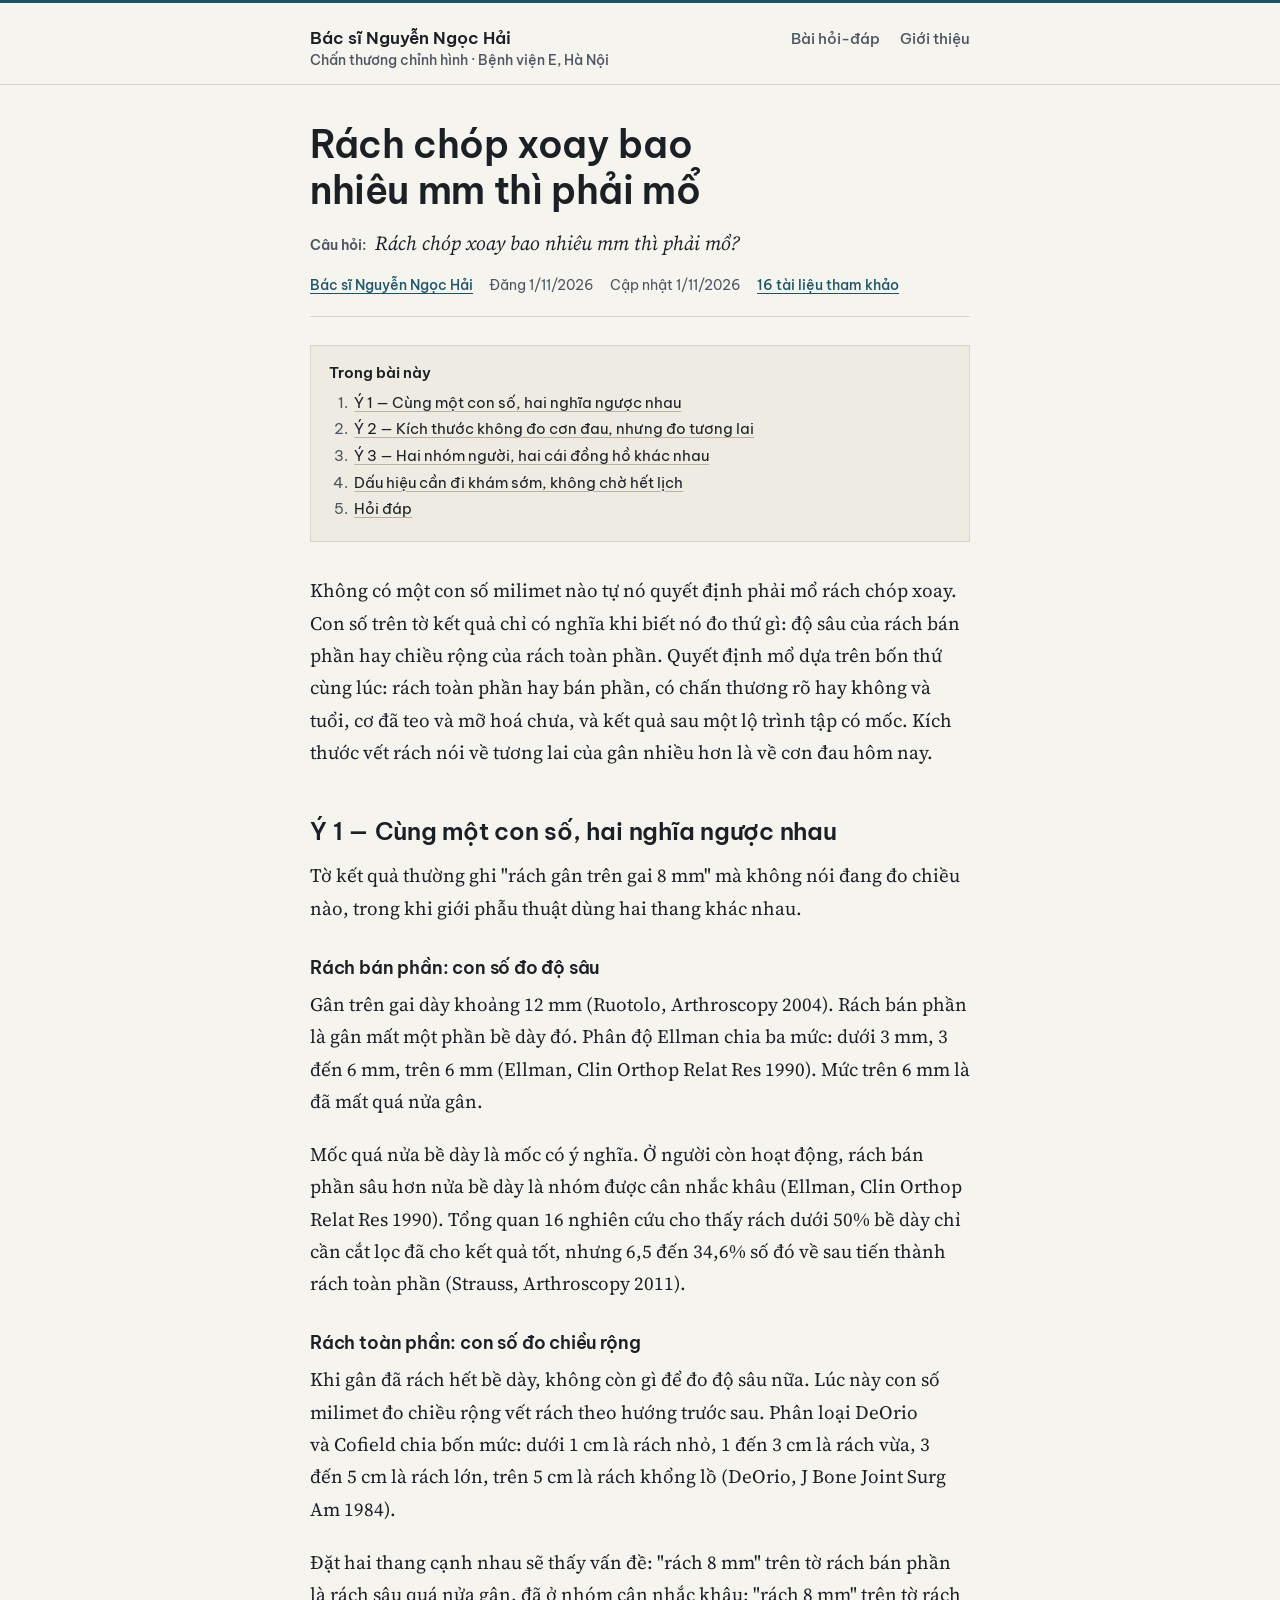
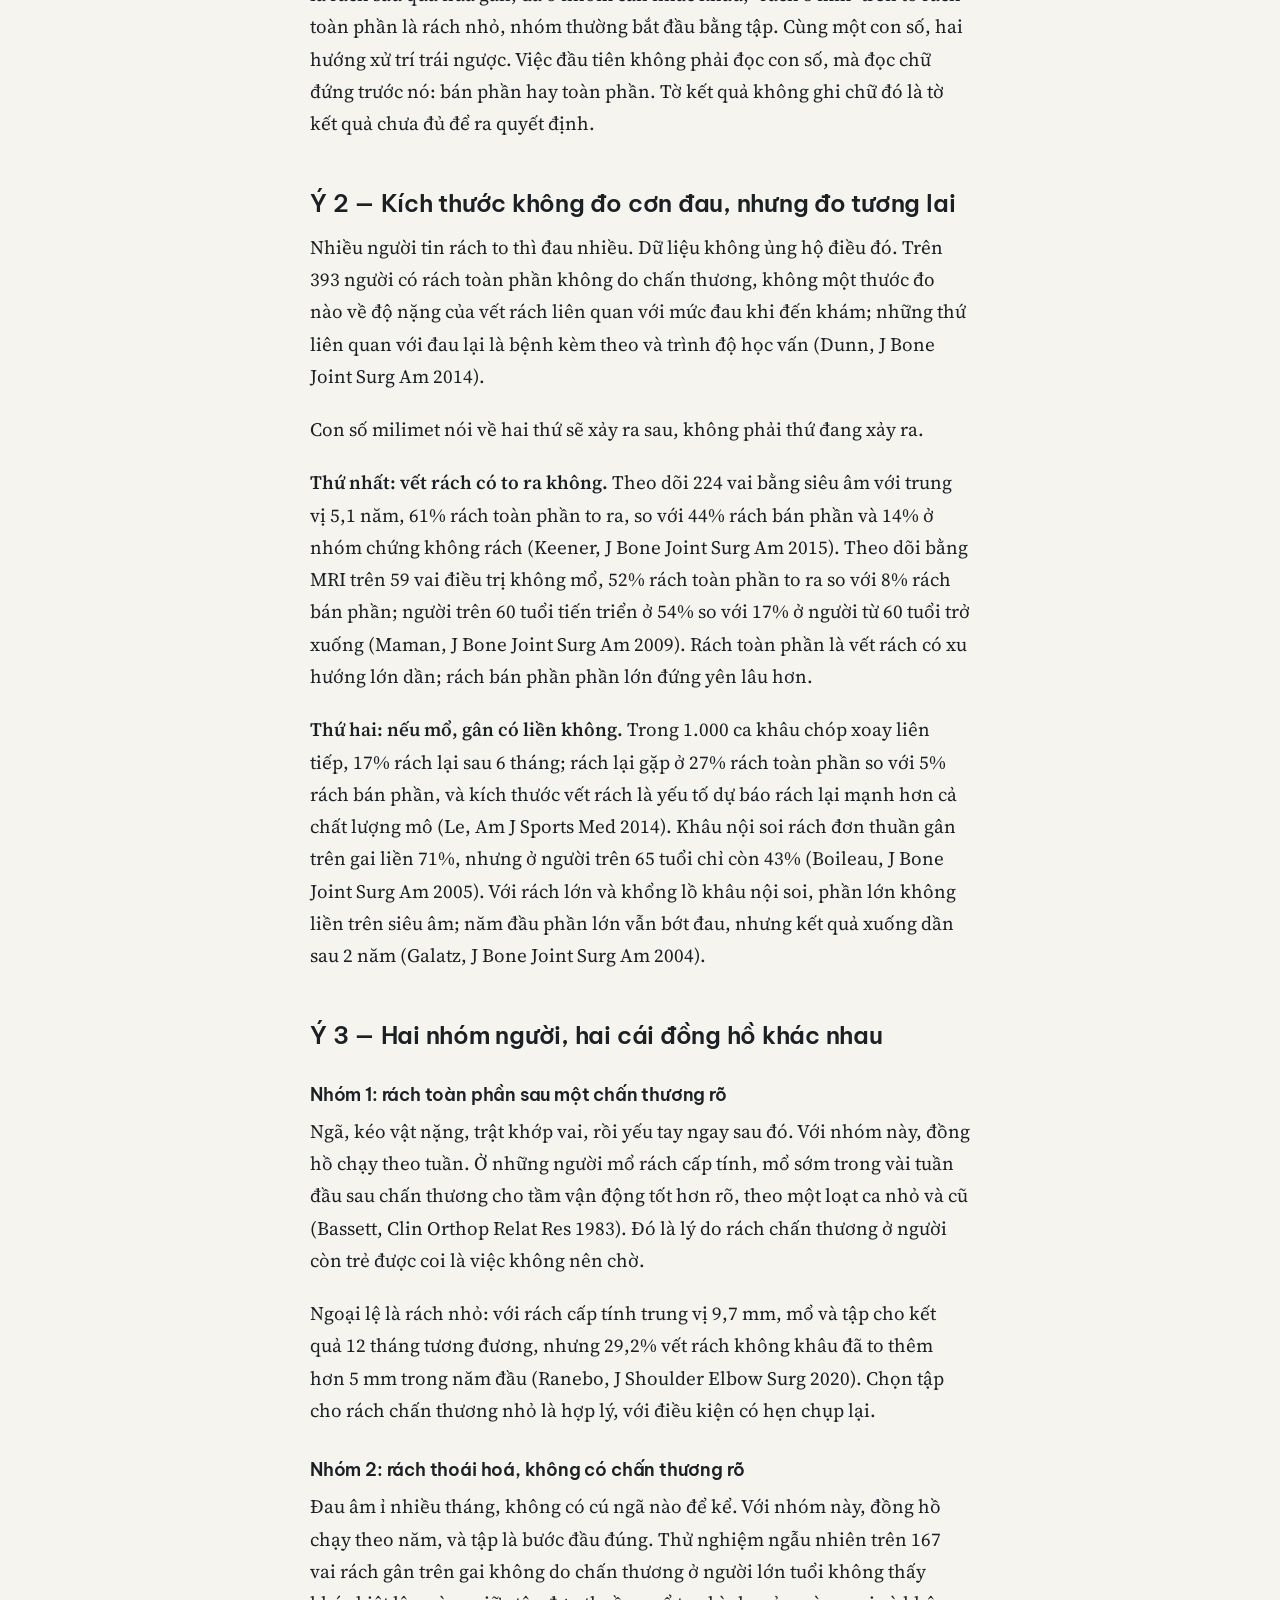
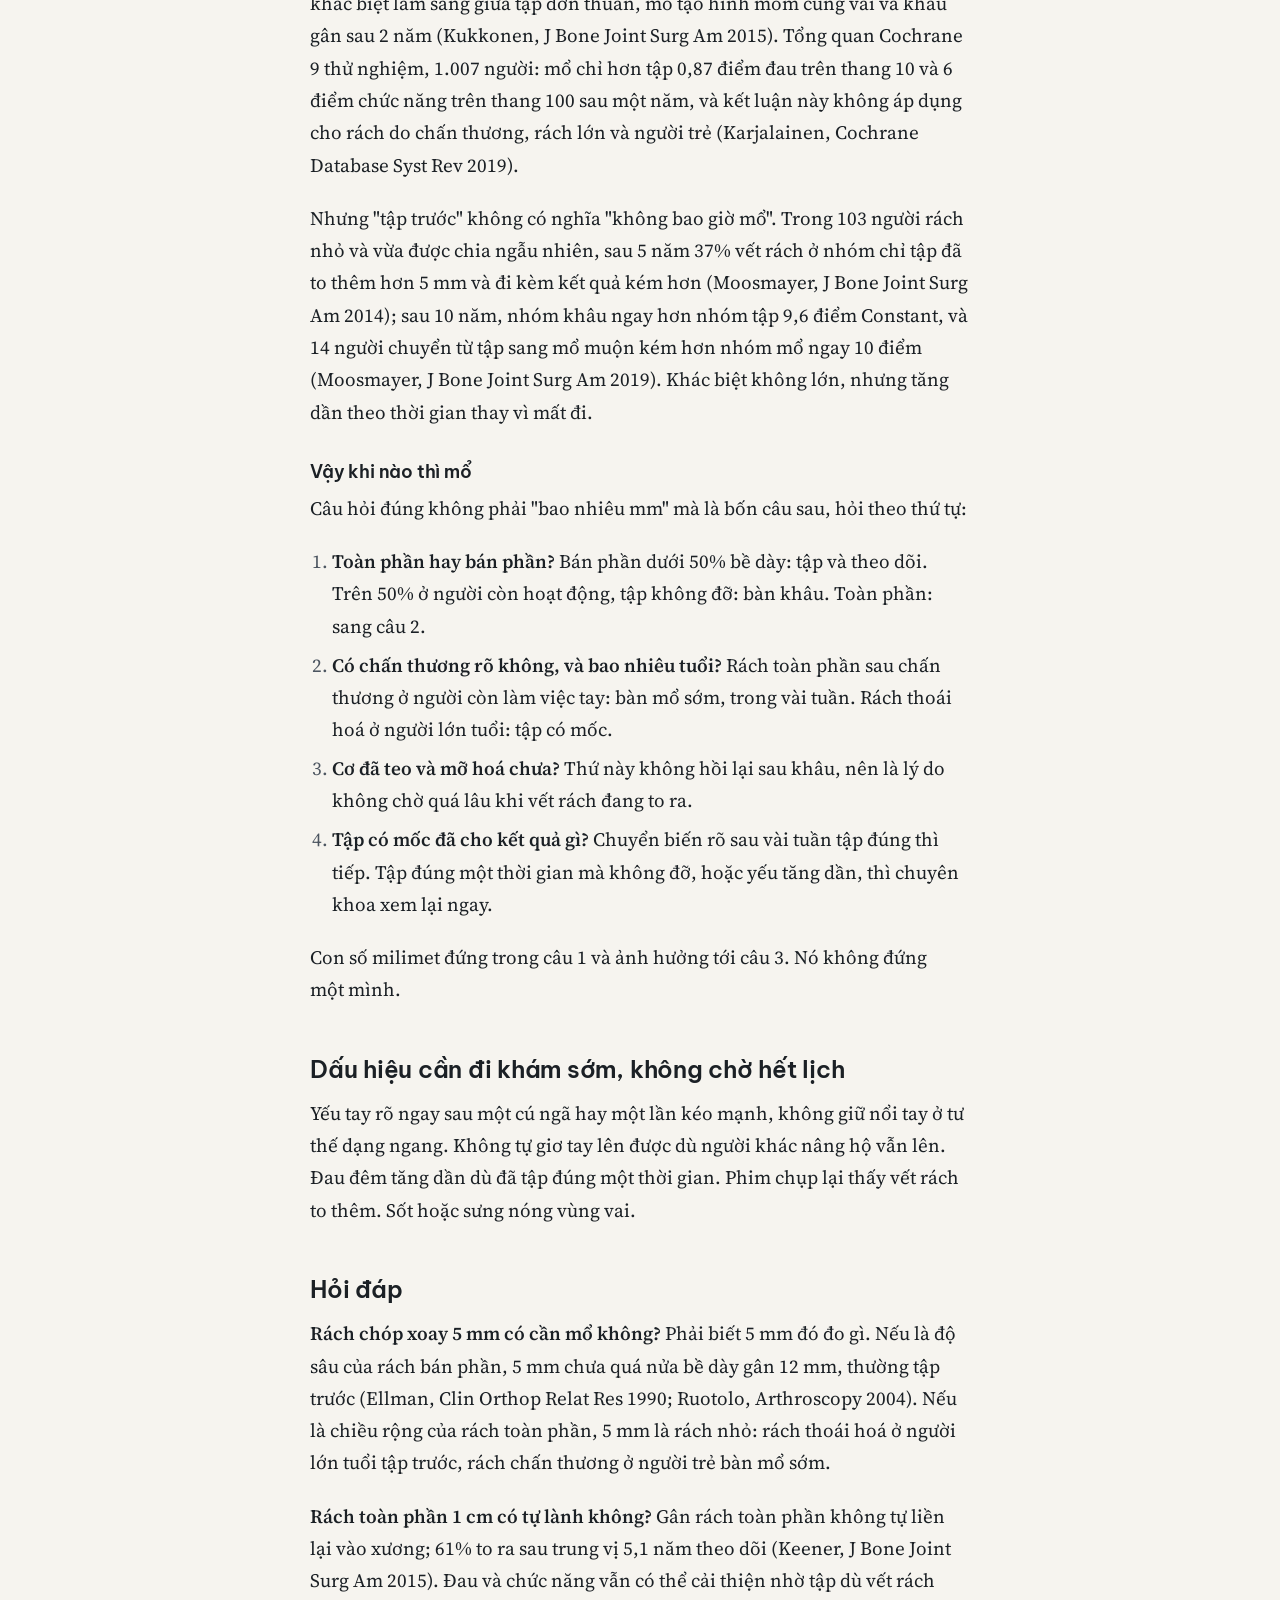
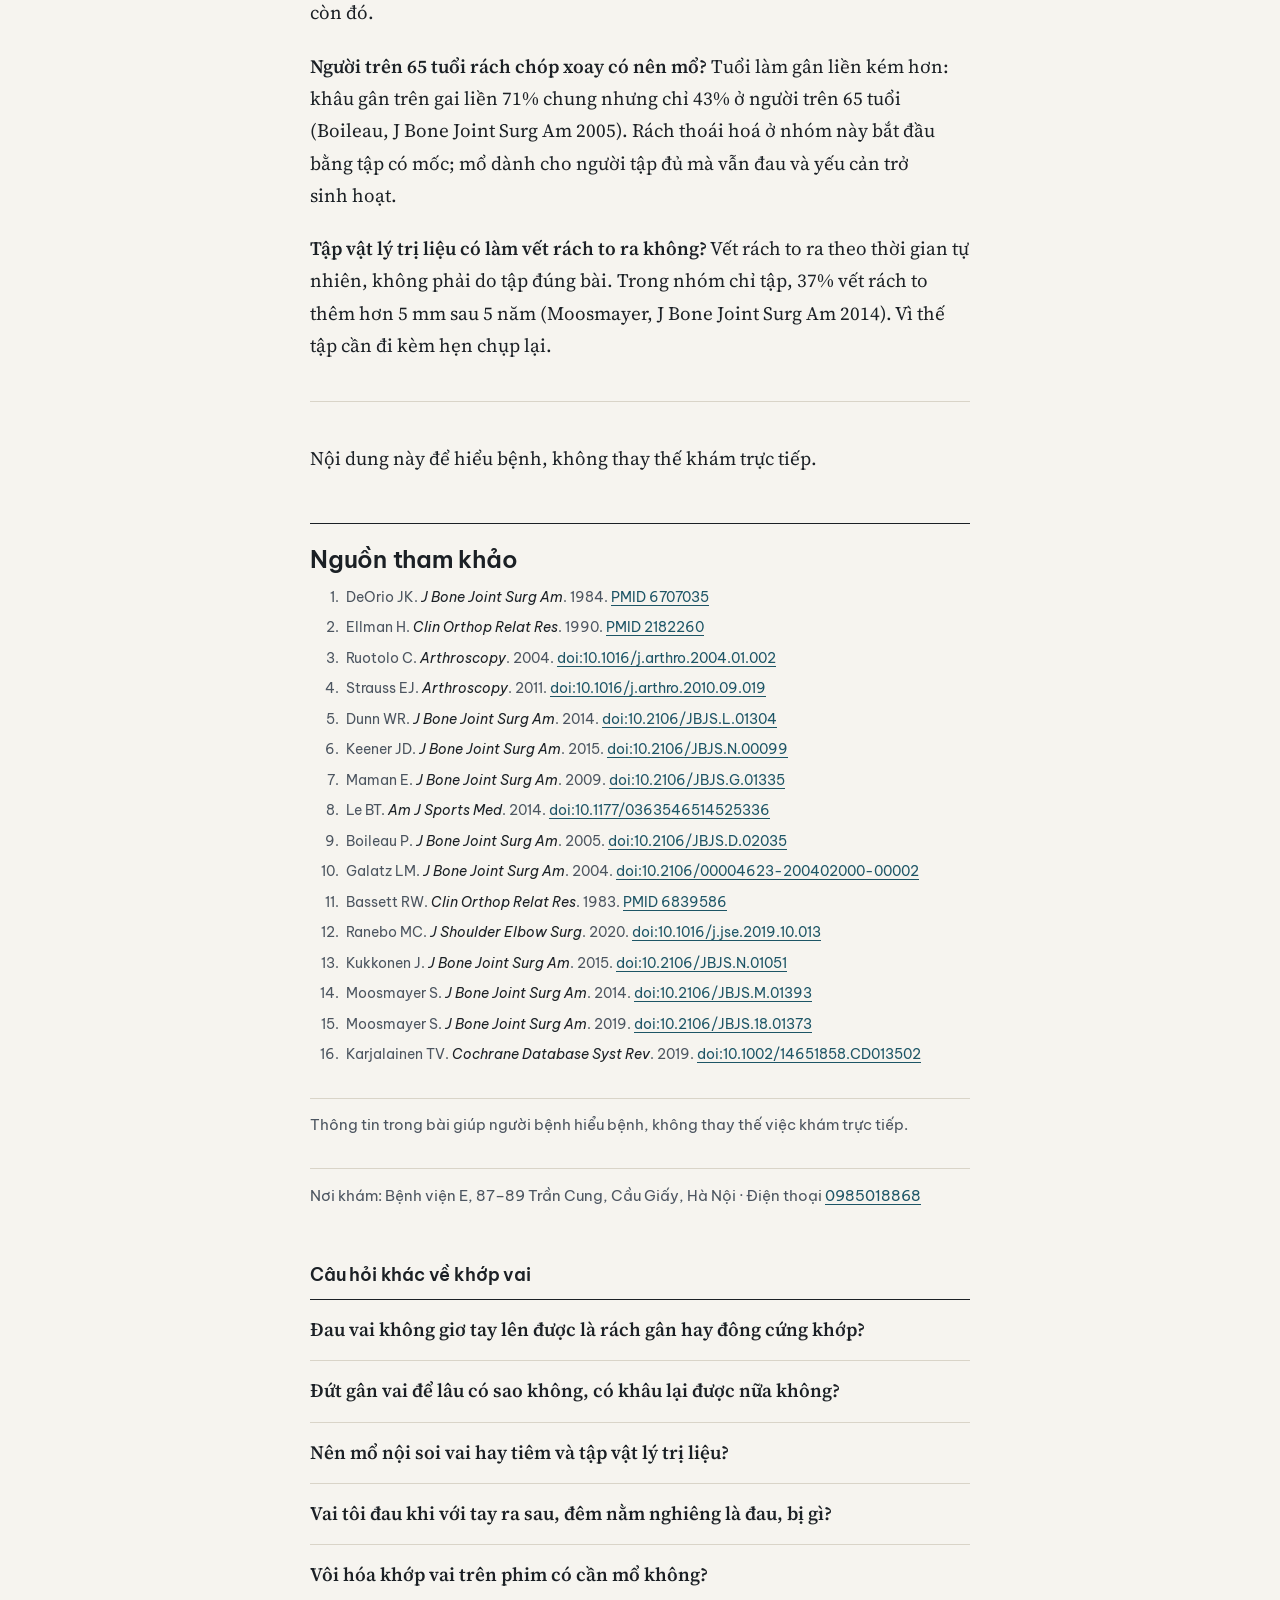
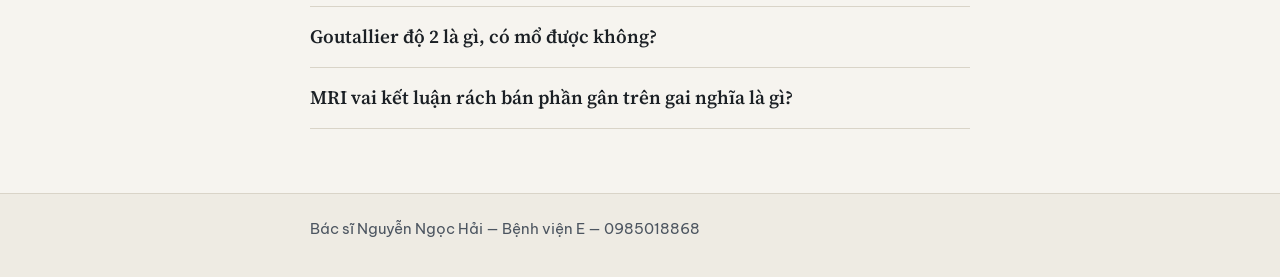
<file: bai/rach-chop-xoay-bao-nhieu-mm-thi-phai-mo.html>
<!doctype html>
<html lang="vi">
<head>
<meta charset="utf-8">
<meta name="viewport" content="width=device-width, initial-scale=1">
<title>Rách chóp xoay bao nhiêu mm thì phải mổ — Bác sĩ Nguyễn Ngọc Hải</title>
<meta name="description" content="Rách chóp xoay bao nhiêu mm thì phải mổ?">
<meta name="google-site-verification" content="kiil-UPyePG6ExFdrBcJZf4zjVEa6zUv9HHt83cXoZY">
<meta name="color-scheme" content="light dark">
<meta name="theme-color" content="#f6f4ef" media="(prefers-color-scheme: light)">
<meta name="theme-color" content="#15181b" media="(prefers-color-scheme: dark)">
<link rel="preconnect" href="https://fonts.googleapis.com">
<link rel="preconnect" href="https://fonts.gstatic.com" crossorigin>
<link rel="stylesheet" href="https://fonts.googleapis.com/css2?family=Be+Vietnam+Pro:wght@500;600&family=Source+Serif+4:ital,opsz,wght@0,8..60,400;0,8..60,600;1,8..60,400&display=swap">
<link rel="stylesheet" href="../style.css">
<script type="application/ld+json">
{
  "@context": "https://schema.org",
  "@graph": [
    {
      "@type": "Person",
      "@id": "https://drhainn277-boop.github.io/#person",
      "name": "Nguyễn Ngọc Hải",
      "alternateName": "Nguyen Ngoc Hai",
      "honorificPrefix": "Bác sĩ",
      "jobTitle": "Bác sĩ",
      "hasOccupation": {
        "@type": "Occupation",
        "name": "Chấn thương chỉnh hình"
      },
      "description": "Bác sĩ Nguyễn Ngọc Hải là bác sĩ chấn thương chỉnh hình tại Bệnh viện E, Hà Nội, phẫu thuật nội soi và tái tạo khớp vai.",
      "disambiguatingDescription": "Bác sĩ chấn thương chỉnh hình tại Bệnh viện E, Hà Nội, chuyên phẫu thuật nội soi khớp vai và khớp gối, thay khớp háng và khớp gối; ORCID 0009-0000-6573-8928. Không phải bác sĩ cùng tên thuộc chuyên ngành Hồi sức – Cấp cứu ở Vinmec, cũng không phải bác sĩ cùng tên thuộc chuyên ngành Bệnh nhiệt đới. Orthopaedic and trauma surgeon at E Hospital, Hanoi, Vietnam; not the critical-care physician of the same name at Vinmec.",
      "knowsAbout": [
        "Nội soi khớp vai",
        "Nội soi khớp gối",
        "Thay khớp háng",
        "Thay khớp gối",
        "Shoulder arthroscopy",
        "Rotator cuff repair"
      ],
      "worksFor": {
        "@type": "Hospital",
        "@id": "https://drhainn277-boop.github.io/#hospital",
        "name": "Bệnh viện E",
        "address": {
          "@type": "PostalAddress",
          "streetAddress": "87–89 Trần Cung",
          "addressLocality": "Cầu Giấy",
          "addressRegion": "Hà Nội",
          "addressCountry": "VN"
        }
      },
      "telephone": "0985018868",
      "knowsLanguage": [
        "vi",
        "en"
      ],
      "url": "https://drhainn277-boop.github.io/",
      "sameAs": [
        "https://drhainn277-boop.github.io/",
        "https://www.youtube.com/@bskhopvai",
        "https://www.linkedin.com/in/nguyen-ngoc-hai-orthopaedics/",
        "https://orcid.org/0009-0000-6573-8928",
        "https://benhviene.com/bac-si/10169"
      ]
    },
    {
      "@type": "MedicalWebPage",
      "@id": "https://drhainn277-boop.github.io/bai/rach-chop-xoay-bao-nhieu-mm-thi-phai-mo.html",
      "url": "https://drhainn277-boop.github.io/bai/rach-chop-xoay-bao-nhieu-mm-thi-phai-mo.html",
      "name": "Rách chóp xoay bao nhiêu mm thì phải mổ",
      "inLanguage": "vi",
      "datePublished": "2026-11-01",
      "dateModified": "2026-11-01",
      "lastReviewed": "2026-11-01",
      "author": {
        "@id": "https://drhainn277-boop.github.io/#person"
      },
      "citation": [
        {
          "@type": "CreativeWork",
          "author": "DeOrio JK",
          "isPartOf": "J Bone Joint Surg Am",
          "datePublished": "1984",
          "identifier": "PMID 6707035"
        },
        {
          "@type": "CreativeWork",
          "author": "Ellman H",
          "isPartOf": "Clin Orthop Relat Res",
          "datePublished": "1990",
          "identifier": "PMID 2182260"
        },
        {
          "@type": "CreativeWork",
          "author": "Ruotolo C",
          "isPartOf": "Arthroscopy",
          "datePublished": "2004",
          "identifier": "doi:10.1016/j.arthro.2004.01.002"
        },
        {
          "@type": "CreativeWork",
          "author": "Strauss EJ",
          "isPartOf": "Arthroscopy",
          "datePublished": "2011",
          "identifier": "doi:10.1016/j.arthro.2010.09.019"
        },
        {
          "@type": "CreativeWork",
          "author": "Dunn WR",
          "isPartOf": "J Bone Joint Surg Am",
          "datePublished": "2014",
          "identifier": "doi:10.2106/JBJS.L.01304"
        },
        {
          "@type": "CreativeWork",
          "author": "Keener JD",
          "isPartOf": "J Bone Joint Surg Am",
          "datePublished": "2015",
          "identifier": "doi:10.2106/JBJS.N.00099"
        },
        {
          "@type": "CreativeWork",
          "author": "Maman E",
          "isPartOf": "J Bone Joint Surg Am",
          "datePublished": "2009",
          "identifier": "doi:10.2106/JBJS.G.01335"
        },
        {
          "@type": "CreativeWork",
          "author": "Le BT",
          "isPartOf": "Am J Sports Med",
          "datePublished": "2014",
          "identifier": "doi:10.1177/0363546514525336"
        },
        {
          "@type": "CreativeWork",
          "author": "Boileau P",
          "isPartOf": "J Bone Joint Surg Am",
          "datePublished": "2005",
          "identifier": "doi:10.2106/JBJS.D.02035"
        },
        {
          "@type": "CreativeWork",
          "author": "Galatz LM",
          "isPartOf": "J Bone Joint Surg Am",
          "datePublished": "2004",
          "identifier": "doi:10.2106/00004623-200402000-00002"
        },
        {
          "@type": "CreativeWork",
          "author": "Bassett RW",
          "isPartOf": "Clin Orthop Relat Res",
          "datePublished": "1983",
          "identifier": "PMID 6839586"
        },
        {
          "@type": "CreativeWork",
          "author": "Ranebo MC",
          "isPartOf": "J Shoulder Elbow Surg",
          "datePublished": "2020",
          "identifier": "doi:10.1016/j.jse.2019.10.013"
        },
        {
          "@type": "CreativeWork",
          "author": "Kukkonen J",
          "isPartOf": "J Bone Joint Surg Am",
          "datePublished": "2015",
          "identifier": "doi:10.2106/JBJS.N.01051"
        },
        {
          "@type": "CreativeWork",
          "author": "Moosmayer S",
          "isPartOf": "J Bone Joint Surg Am",
          "datePublished": "2014",
          "identifier": "doi:10.2106/JBJS.M.01393"
        },
        {
          "@type": "CreativeWork",
          "author": "Moosmayer S",
          "isPartOf": "J Bone Joint Surg Am",
          "datePublished": "2019",
          "identifier": "doi:10.2106/JBJS.18.01373"
        },
        {
          "@type": "CreativeWork",
          "author": "Karjalainen TV",
          "isPartOf": "Cochrane Database Syst Rev",
          "datePublished": "2019",
          "identifier": "doi:10.1002/14651858.CD013502"
        }
      ]
    },
    {
      "@type": "FAQPage",
      "inLanguage": "vi",
      "mainEntity": [
        {
          "@type": "Question",
          "name": "Rách chóp xoay bao nhiêu mm thì phải mổ?",
          "acceptedAnswer": {
            "@type": "Answer",
            "text": "Không có một con số milimet nào tự nó quyết định phải mổ rách chóp xoay. Con số trên tờ kết quả chỉ có nghĩa khi biết nó đo thứ gì: độ sâu của rách bán phần hay chiều rộng của rách toàn phần. Quyết định mổ dựa trên bốn thứ cùng lúc: rách toàn phần hay bán phần, có chấn thương rõ hay không và tuổi, cơ đã teo và mỡ hoá chưa, và kết quả sau một lộ trình tập có mốc. Kích thước vết rách nói về tương lai của gân nhiều hơn là về cơn đau hôm nay. Ý 1 — Cùng một con số, hai nghĩa ngược nhau Tờ kết quả thường ghi \"rách gân trên gai 8 mm\" mà không nói đang đo chiều nào, trong khi giới phẫu thuật dùng hai thang khác nhau. Rách bán phần: con số đo độ sâu Gân trên gai dày khoảng 12 mm (Ruotolo, Arthroscopy 2004). Rách bán phần là gân mất một phần bề dày đó. Phân độ Ellman chia ba mức: dưới 3 mm, 3 đến 6 mm, trên 6 mm (Ellman, Clin Orthop Relat Res 1990). Mức trên 6 mm là đã mất quá nửa gân. Mốc quá nửa bề dày là mốc có ý nghĩa. Ở người còn hoạt động, rách bán phần sâu hơn nửa bề dày là nhóm được cân nhắc khâu (Ellman, Clin Orthop Relat Res 1990). Tổng quan 16 nghiên cứu cho thấy rách dưới 50% bề dày chỉ cần cắt lọc đã cho kết quả tốt, nhưng 6,5 đến 34,6% số đó về sau tiến thành rách toàn phần (Strauss, Arthroscopy 2011). Rách toàn phần: con số đo chiều rộng Khi gân đã rách hết bề dày, không còn gì để đo độ sâu nữa. Lúc này con số milimet đo chiều rộng vết rách theo hướng trước sau. Phân loại DeOrio và Cofield chia bốn mức: dưới 1 cm là rách nhỏ, 1 đến 3 cm là rách vừa, 3 đến 5 cm là rách lớn, trên 5 cm là rách khổng lồ (DeOrio, J Bone Joint Surg Am 1984). Đặt hai thang cạnh nhau sẽ thấy vấn đề: \"rách 8 mm\" trên tờ rách bán phần là rách sâu quá nửa gân, đã ở nhóm cân nhắc khâu; \"rách 8 mm\" trên tờ rách toàn phần là rách nhỏ, nhóm thường bắt đầu bằng tập. Cùng một con số, hai hướng xử trí trái ngược. Việc đầu tiên không phải đọc con số, mà đọc chữ đứng trước nó: bán phần hay toàn phần. Tờ kết quả không ghi chữ đó là tờ kết quả chưa đủ để ra quyết định. Ý 2 — Kích thước không đo cơn đau, nhưng đo tương lai Nhiều người tin rách to thì đau nhiều. Dữ liệu không ủng hộ điều đó. Trên 393 người có rách toàn phần không do chấn thương, không một thước đo nào về độ nặng của vết rách liên quan với mức đau khi đến khám; những thứ liên quan với đau lại là bệnh kèm theo và trình độ học vấn (Dunn, J Bone Joint Surg Am 2014). Con số milimet nói về hai thứ sẽ xảy ra sau, không phải thứ đang xảy ra. Thứ nhất: vết rách có to ra không. Theo dõi 224 vai bằng siêu âm với trung vị 5,1 năm, 61% rách toàn phần to ra, so với 44% rách bán phần và 14% ở nhóm chứng không rách (Keener, J Bone Joint Surg Am 2015). Theo dõi bằng MRI trên 59 vai điều trị không mổ, 52% rách toàn phần to ra so với 8% rách bán phần; người trên 60 tuổi tiến triển ở 54% so với 17% ở người từ 60 tuổi trở xuống (Maman, J Bone Joint Surg Am 2009). Rách toàn phần là vết rách có xu hướng lớn dần; rách bán phần phần lớn đứng yên lâu hơn. Thứ hai: nếu mổ, gân có liền không. Trong 1.000 ca khâu chóp xoay liên tiếp, 17% rách lại sau 6 tháng; rách lại gặp ở 27% rách toàn phần so với 5% rách bán phần, và kích thước vết rách là yếu tố dự báo rách lại mạnh hơn cả chất lượng mô (Le, Am J Sports Med 2014). Khâu nội soi rách đơn thuần gân trên gai liền 71%, nhưng ở người trên 65 tuổi chỉ còn 43% (Boileau, J Bone Joint Surg Am 2005). Với rách lớn và khổng lồ khâu nội soi, phần lớn không liền trên siêu âm; năm đầu phần lớn vẫn bớt đau, nhưng kết quả xuống dần sau 2 năm (Galatz, J Bone Joint Surg Am 2004). Ý 3 — Hai nhóm người, hai cái đồng hồ khác nhau Nhóm 1: rách toàn phần sau một chấn thương rõ Ngã, kéo vật nặng, trật khớp vai, rồi yếu tay ngay sau đó. Với nhóm này, đồng hồ chạy theo tuần. Ở những người mổ rách cấp tính, mổ sớm trong vài tuần đầu sau chấn thương cho tầm vận động tốt hơn rõ, theo một loạt ca nhỏ và cũ (Bassett, Clin Orthop Relat Res 1983). Đó là lý do rách chấn thương ở người còn trẻ được coi là việc không nên chờ. Ngoại lệ là rách nhỏ: với rách cấp tính trung vị 9,7 mm, mổ và tập cho kết quả 12 tháng tương đương, nhưng 29,2% vết rách không khâu đã to thêm hơn 5 mm trong năm đầu (Ranebo, J Shoulder Elbow Surg 2020). Chọn tập cho rách chấn thương nhỏ là hợp lý, với điều kiện có hẹn chụp lại. Nhóm 2: rách thoái hoá, không có chấn thương rõ Đau âm ỉ nhiều tháng, không có cú ngã nào để kể. Với nhóm này, đồng hồ chạy theo năm, và tập là bước đầu đúng. Thử nghiệm ngẫu nhiên trên 167 vai rách gân trên gai không do chấn thương ở người lớn tuổi không thấy khác biệt lâm sàng giữa tập đơn thuần, mổ tạo hình mỏm cùng vai và khâu gân sau 2 năm (Kukkonen, J Bone Joint Surg Am 2015). Tổng quan Cochrane 9 thử nghiệm, 1.007 người: mổ chỉ hơn tập 0,87 điểm đau trên thang 10 và 6 điểm chức năng trên thang 100 sau một năm, và kết luận này không áp dụng cho rách do chấn thương, rách lớn và người trẻ (Karjalainen, Cochrane Database Syst Rev 2019). Nhưng \"tập trước\" không có nghĩa \"không bao giờ mổ\". Trong 103 người rách nhỏ và vừa được chia ngẫu nhiên, sau 5 năm 37% vết rách ở nhóm chỉ tập đã to thêm hơn 5 mm và đi kèm kết quả kém hơn (Moosmayer, J Bone Joint Surg Am 2014); sau 10 năm, nhóm khâu ngay hơn nhóm tập 9,6 điểm Constant, và 14 người chuyển từ tập sang mổ muộn kém hơn nhóm mổ ngay 10 điểm (Moosmayer, J Bone Joint Surg Am 2019). Khác biệt không lớn, nhưng tăng dần theo thời gian thay vì mất đi. Vậy khi nào thì mổ Câu hỏi đúng không phải \"bao nhiêu mm\" mà là bốn câu sau, hỏi theo thứ tự: Toàn phần hay bán phần? Bán phần dưới 50% bề dày: tập và theo dõi. Trên 50% ở người còn hoạt động, tập không đỡ: bàn khâu. Toàn phần: sang câu 2. Có chấn thương rõ không, và bao nhiêu tuổi? Rách toàn phần sau chấn thương ở người còn làm việc tay: bàn mổ sớm, trong vài tuần. Rách thoái hoá ở người lớn tuổi: tập có mốc. Cơ đã teo và mỡ hoá chưa? Thứ này không hồi lại sau khâu, nên là lý do không chờ quá lâu khi vết rách đang to ra. Tập có mốc đã cho kết quả gì? Chuyển biến rõ sau vài tuần tập đúng thì tiếp. Tập đúng một thời gian mà không đỡ, hoặc yếu tăng dần, thì chuyên khoa xem lại ngay. Con số milimet đứng trong câu 1 và ảnh hưởng tới câu 3. Nó không đứng một mình. Dấu hiệu cần đi khám sớm, không chờ hết lịch Yếu tay rõ ngay sau một cú ngã hay một lần kéo mạnh, không giữ nổi tay ở tư thế dạng ngang. Không tự giơ tay lên được dù người khác nâng hộ vẫn lên. Đau đêm tăng dần dù đã tập đúng một thời gian. Phim chụp lại thấy vết rách to thêm. Sốt hoặc sưng nóng vùng vai. Hỏi đáp Rách chóp xoay 5 mm có cần mổ không? Phải biết 5 mm đó đo gì. Nếu là độ sâu của rách bán phần, 5 mm chưa quá nửa bề dày gân 12 mm, thường tập trước (Ellman, Clin Orthop Relat Res 1990; Ruotolo, Arthroscopy 2004). Nếu là chiều rộng của rách toàn phần, 5 mm là rách nhỏ: rách thoái hoá ở người lớn tuổi tập trước, rách chấn thương ở người trẻ bàn mổ sớm. Rách toàn phần 1 cm có tự lành không? Gân rách toàn phần không tự liền lại vào xương; 61% to ra sau trung vị 5,1 năm theo dõi (Keener, J Bone Joint Surg Am 2015). Đau và chức năng vẫn có thể cải thiện nhờ tập dù vết rách còn đó. Người trên 65 tuổi rách chóp xoay có nên mổ? Tuổi làm gân liền kém hơn: khâu gân trên gai liền 71% chung nhưng chỉ 43% ở người trên 65 tuổi (Boileau, J Bone Joint Surg Am 2005). Rách thoái hoá ở nhóm này bắt đầu bằng tập có mốc; mổ dành cho người tập đủ mà vẫn đau và yếu cản trở sinh hoạt. Tập vật lý trị liệu có làm vết rách to ra không? Vết rách to ra theo thời gian tự nhiên, không phải do tập đúng bài. Trong nhóm chỉ tập, 37% vết rách to thêm hơn 5 mm sau 5 năm (Moosmayer, J Bone Joint Surg Am 2014). Vì thế tập cần đi kèm hẹn chụp lại. Nội dung này để hiểu bệnh, không thay thế khám trực tiếp.",
            "author": {
              "@id": "https://drhainn277-boop.github.io/#person"
            }
          }
        }
      ]
    }
  ]
}
</script>
</head>
<body>
<a class="skip" href="#noi-dung">Bỏ qua, đọc nội dung</a>
<header class="masthead">
  <div class="wrap masthead-inner">
    <p class="brand"><a href="../index.html">Bác sĩ Nguyễn Ngọc Hải</a>
      <span class="brand-sub">Chấn thương chỉnh hình · Bệnh viện E, Hà Nội</span></p>
    <nav class="sitenav" aria-label="Chính">
      <a href="../index.html">Bài hỏi-đáp</a>
      <a href="../gioi-thieu.html">Giới thiệu</a>
    </nav>
  </div>
</header>
<main id="noi-dung" class="wrap">

<article>
  <header class="post-head">
    <h1>Rách chóp xoay bao nhiêu mm thì phải mổ</h1>
    <p class="q"><span class="q-label">Câu hỏi:</span> Rách chóp xoay bao nhiêu mm thì phải mổ?</p>
    <p class="meta"><a href="../gioi-thieu.html">Bác sĩ Nguyễn Ngọc Hải</a>
      <span>Đăng <time datetime="2026-11-01">1/11/2026</time></span>
      <span>Cập nhật <time datetime="2026-11-01">1/11/2026</time></span>
      <a href="#nguon-tham-khao">16 tài liệu tham khảo</a></p>
  </header>
  
  <nav class="toc" aria-labelledby="trong-bai">
    <p id="trong-bai" class="toc-title">Trong bài này</p>
    <ol><li><a href="#y-1-cung-mot-con-so-hai-nghia-nguoc-nhau">Ý 1 — Cùng một con số, hai nghĩa ngược nhau</a></li><li><a href="#y-2-kich-thuoc-khong-do-con-dau-nhung-do-tuong-lai">Ý 2 — Kích thước không đo cơn đau, nhưng đo tương lai</a></li><li><a href="#y-3-hai-nhom-nguoi-hai-cai-dong-ho-khac-nhau">Ý 3 — Hai nhóm người, hai cái đồng hồ khác nhau</a></li><li><a href="#dau-hieu-can-di-kham-som-khong-cho-het-lich">Dấu hiệu cần đi khám sớm, không chờ hết lịch</a></li><li><a href="#hoi-dap">Hỏi đáp</a></li></ol>
  </nav>
  
  <div class="prose">
  <p>Không có một con số milimet nào tự nó quyết định phải mổ rách chóp xoay. Con số trên tờ kết quả chỉ có nghĩa khi biết nó đo thứ gì: độ sâu của rách bán phần hay chiều rộng của rách toàn phần. Quyết định mổ dựa trên bốn thứ cùng lúc: rách toàn phần hay bán phần, có chấn thương rõ hay không và tuổi, cơ đã teo và mỡ hoá chưa, và kết quả sau một lộ trình tập có mốc. Kích thước vết rách nói về tương lai của gân nhiều hơn là về cơn đau hôm nay.</p>
<h2 id="y-1-cung-mot-con-so-hai-nghia-nguoc-nhau">Ý 1 — Cùng một con số, hai nghĩa ngược nhau</h2>
<p>Tờ kết quả thường ghi "rách gân trên gai 8 mm" mà không nói đang đo chiều nào, trong khi giới phẫu thuật dùng hai thang khác nhau.</p>
<h3 id="rach-ban-phan-con-so-do-do-sau">Rách bán phần: con số đo độ sâu</h3>
<p>Gân trên gai dày khoảng 12 mm (Ruotolo, Arthroscopy 2004). Rách bán phần là gân mất một phần bề dày đó. Phân độ Ellman chia ba mức: dưới 3 mm, 3 đến 6 mm, trên 6 mm (Ellman, Clin Orthop Relat Res 1990). Mức trên 6 mm là đã mất quá nửa gân.</p>
<p>Mốc quá nửa bề dày là mốc có ý nghĩa. Ở người còn hoạt động, rách bán phần sâu hơn nửa bề dày là nhóm được cân nhắc khâu (Ellman, Clin Orthop Relat Res 1990). Tổng quan 16 nghiên cứu cho thấy rách dưới 50% bề dày chỉ cần cắt lọc đã cho kết quả tốt, nhưng 6,5 đến 34,6% số đó về sau tiến thành rách toàn phần (Strauss, Arthroscopy 2011).</p>
<h3 id="rach-toan-phan-con-so-do-chieu-rong">Rách toàn phần: con số đo chiều rộng</h3>
<p>Khi gân đã rách hết bề dày, không còn gì để đo độ sâu nữa. Lúc này con số milimet đo chiều rộng vết rách theo hướng trước sau. Phân loại DeOrio và Cofield chia bốn mức: dưới 1 cm là rách nhỏ, 1 đến 3 cm là rách vừa, 3 đến 5 cm là rách lớn, trên 5 cm là rách khổng lồ (DeOrio, J Bone Joint Surg Am 1984).</p>
<p>Đặt hai thang cạnh nhau sẽ thấy vấn đề: "rách 8 mm" trên tờ rách bán phần là rách sâu quá nửa gân, đã ở nhóm cân nhắc khâu; "rách 8 mm" trên tờ rách toàn phần là rách nhỏ, nhóm thường bắt đầu bằng tập. Cùng một con số, hai hướng xử trí trái ngược. Việc đầu tiên không phải đọc con số, mà đọc chữ đứng trước nó: bán phần hay toàn phần. Tờ kết quả không ghi chữ đó là tờ kết quả chưa đủ để ra quyết định.</p>
<h2 id="y-2-kich-thuoc-khong-do-con-dau-nhung-do-tuong-lai">Ý 2 — Kích thước không đo cơn đau, nhưng đo tương lai</h2>
<p>Nhiều người tin rách to thì đau nhiều. Dữ liệu không ủng hộ điều đó. Trên 393 người có rách toàn phần không do chấn thương, không một thước đo nào về độ nặng của vết rách liên quan với mức đau khi đến khám; những thứ liên quan với đau lại là bệnh kèm theo và trình độ học vấn (Dunn, J Bone Joint Surg Am 2014).</p>
<p>Con số milimet nói về hai thứ sẽ xảy ra sau, không phải thứ đang xảy ra.</p>
<p><strong>Thứ nhất: vết rách có to ra không.</strong> Theo dõi 224 vai bằng siêu âm với trung vị 5,1 năm, 61% rách toàn phần to ra, so với 44% rách bán phần và 14% ở nhóm chứng không rách (Keener, J Bone Joint Surg Am 2015). Theo dõi bằng MRI trên 59 vai điều trị không mổ, 52% rách toàn phần to ra so với 8% rách bán phần; người trên 60 tuổi tiến triển ở 54% so với 17% ở người từ 60 tuổi trở xuống (Maman, J Bone Joint Surg Am 2009). Rách toàn phần là vết rách có xu hướng lớn dần; rách bán phần phần lớn đứng yên lâu hơn.</p>
<p><strong>Thứ hai: nếu mổ, gân có liền không.</strong> Trong 1.000 ca khâu chóp xoay liên tiếp, 17% rách lại sau 6 tháng; rách lại gặp ở 27% rách toàn phần so với 5% rách bán phần, và kích thước vết rách là yếu tố dự báo rách lại mạnh hơn cả chất lượng mô (Le, Am J Sports Med 2014). Khâu nội soi rách đơn thuần gân trên gai liền 71%, nhưng ở người trên 65 tuổi chỉ còn 43% (Boileau, J Bone Joint Surg Am 2005). Với rách lớn và khổng lồ khâu nội soi, phần lớn không liền trên siêu âm; năm đầu phần lớn vẫn bớt đau, nhưng kết quả xuống dần sau 2 năm (Galatz, J Bone Joint Surg Am 2004).</p>
<h2 id="y-3-hai-nhom-nguoi-hai-cai-dong-ho-khac-nhau">Ý 3 — Hai nhóm người, hai cái đồng hồ khác nhau</h2>
<h3 id="nhom-1-rach-toan-phan-sau-mot-chan-thuong-ro">Nhóm 1: rách toàn phần sau một chấn thương rõ</h3>
<p>Ngã, kéo vật nặng, trật khớp vai, rồi yếu tay ngay sau đó. Với nhóm này, đồng hồ chạy theo tuần. Ở những người mổ rách cấp tính, mổ sớm trong vài tuần đầu sau chấn thương cho tầm vận động tốt hơn rõ, theo một loạt ca nhỏ và cũ (Bassett, Clin Orthop Relat Res 1983). Đó là lý do rách chấn thương ở người còn trẻ được coi là việc không nên chờ.</p>
<p>Ngoại lệ là rách nhỏ: với rách cấp tính trung vị 9,7 mm, mổ và tập cho kết quả 12 tháng tương đương, nhưng 29,2% vết rách không khâu đã to thêm hơn 5 mm trong năm đầu (Ranebo, J Shoulder Elbow Surg 2020). Chọn tập cho rách chấn thương nhỏ là hợp lý, với điều kiện có hẹn chụp lại.</p>
<h3 id="nhom-2-rach-thoai-hoa-khong-co-chan-thuong-ro">Nhóm 2: rách thoái hoá, không có chấn thương rõ</h3>
<p>Đau âm ỉ nhiều tháng, không có cú ngã nào để kể. Với nhóm này, đồng hồ chạy theo năm, và tập là bước đầu đúng. Thử nghiệm ngẫu nhiên trên 167 vai rách gân trên gai không do chấn thương ở người lớn tuổi không thấy khác biệt lâm sàng giữa tập đơn thuần, mổ tạo hình mỏm cùng vai và khâu gân sau 2 năm (Kukkonen, J Bone Joint Surg Am 2015). Tổng quan Cochrane 9 thử nghiệm, 1.007 người: mổ chỉ hơn tập 0,87 điểm đau trên thang 10 và 6 điểm chức năng trên thang 100 sau một năm, và kết luận này không áp dụng cho rách do chấn thương, rách lớn và người trẻ (Karjalainen, Cochrane Database Syst Rev 2019).</p>
<p>Nhưng "tập trước" không có nghĩa "không bao giờ mổ". Trong 103 người rách nhỏ và vừa được chia ngẫu nhiên, sau 5 năm 37% vết rách ở nhóm chỉ tập đã to thêm hơn 5 mm và đi kèm kết quả kém hơn (Moosmayer, J Bone Joint Surg Am 2014); sau 10 năm, nhóm khâu ngay hơn nhóm tập 9,6 điểm Constant, và 14 người chuyển từ tập sang mổ muộn kém hơn nhóm mổ ngay 10 điểm (Moosmayer, J Bone Joint Surg Am 2019). Khác biệt không lớn, nhưng tăng dần theo thời gian thay vì mất đi.</p>
<h3 id="vay-khi-nao-thi-mo">Vậy khi nào thì mổ</h3>
<p>Câu hỏi đúng không phải "bao nhiêu mm" mà là bốn câu sau, hỏi theo thứ tự:</p>
<ol>
<li><strong>Toàn phần hay bán phần?</strong> Bán phần dưới 50% bề dày: tập và theo dõi. Trên 50% ở người còn hoạt động, tập không đỡ: bàn khâu. Toàn phần: sang câu 2.</li>
<li><strong>Có chấn thương rõ không, và bao nhiêu tuổi?</strong> Rách toàn phần sau chấn thương ở người còn làm việc tay: bàn mổ sớm, trong vài tuần. Rách thoái hoá ở người lớn tuổi: tập có mốc.</li>
<li><strong>Cơ đã teo và mỡ hoá chưa?</strong> Thứ này không hồi lại sau khâu, nên là lý do không chờ quá lâu khi vết rách đang to ra.</li>
<li><strong>Tập có mốc đã cho kết quả gì?</strong> Chuyển biến rõ sau vài tuần tập đúng thì tiếp. Tập đúng một thời gian mà không đỡ, hoặc yếu tăng dần, thì chuyên khoa xem lại ngay.</li>
</ol>
<p>Con số milimet đứng trong câu 1 và ảnh hưởng tới câu 3. Nó không đứng một mình.</p>
<h2 id="dau-hieu-can-di-kham-som-khong-cho-het-lich">Dấu hiệu cần đi khám sớm, không chờ hết lịch</h2>
<p>Yếu tay rõ ngay sau một cú ngã hay một lần kéo mạnh, không giữ nổi tay ở tư thế dạng ngang. Không tự giơ tay lên được dù người khác nâng hộ vẫn lên. Đau đêm tăng dần dù đã tập đúng một thời gian. Phim chụp lại thấy vết rách to thêm. Sốt hoặc sưng nóng vùng vai.</p>
<h2 id="hoi-dap">Hỏi đáp</h2>
<p><strong>Rách chóp xoay 5 mm có cần mổ không?</strong>
Phải biết 5 mm đó đo gì. Nếu là độ sâu của rách bán phần, 5 mm chưa quá nửa bề dày gân 12 mm, thường tập trước (Ellman, Clin Orthop Relat Res 1990; Ruotolo, Arthroscopy 2004). Nếu là chiều rộng của rách toàn phần, 5 mm là rách nhỏ: rách thoái hoá ở người lớn tuổi tập trước, rách chấn thương ở người trẻ bàn mổ sớm.</p>
<p><strong>Rách toàn phần 1 cm có tự lành không?</strong>
Gân rách toàn phần không tự liền lại vào xương; 61% to ra sau trung vị 5,1 năm theo dõi (Keener, J Bone Joint Surg Am 2015). Đau và chức năng vẫn có thể cải thiện nhờ tập dù vết rách còn đó.</p>
<p><strong>Người trên 65 tuổi rách chóp xoay có nên mổ?</strong>
Tuổi làm gân liền kém hơn: khâu gân trên gai liền 71% chung nhưng chỉ 43% ở người trên 65 tuổi (Boileau, J Bone Joint Surg Am 2005). Rách thoái hoá ở nhóm này bắt đầu bằng tập có mốc; mổ dành cho người tập đủ mà vẫn đau và yếu cản trở sinh hoạt.</p>
<p><strong>Tập vật lý trị liệu có làm vết rách to ra không?</strong>
Vết rách to ra theo thời gian tự nhiên, không phải do tập đúng bài. Trong nhóm chỉ tập, 37% vết rách to thêm hơn 5 mm sau 5 năm (Moosmayer, J Bone Joint Surg Am 2014). Vì thế tập cần đi kèm hẹn chụp lại.</p>
<hr />
<p>Nội dung này để hiểu bệnh, không thay thế khám trực tiếp.</p>
  </div>
  <section class="sources-block" aria-labelledby="nguon-tham-khao">
    <h2 id="nguon-tham-khao">Nguồn tham khảo</h2>
    <ol class="sources">
      
      <li>DeOrio JK. <cite>J Bone Joint Surg Am</cite>. 1984. <a href="https://pubmed.ncbi.nlm.nih.gov/6707035/" rel="noopener">PMID 6707035</a></li>
      
      <li>Ellman H. <cite>Clin Orthop Relat Res</cite>. 1990. <a href="https://pubmed.ncbi.nlm.nih.gov/2182260/" rel="noopener">PMID 2182260</a></li>
      
      <li>Ruotolo C. <cite>Arthroscopy</cite>. 2004. <a href="https://doi.org/10.1016/j.arthro.2004.01.002" rel="noopener">doi:10.1016/j.arthro.2004.01.002</a></li>
      
      <li>Strauss EJ. <cite>Arthroscopy</cite>. 2011. <a href="https://doi.org/10.1016/j.arthro.2010.09.019" rel="noopener">doi:10.1016/j.arthro.2010.09.019</a></li>
      
      <li>Dunn WR. <cite>J Bone Joint Surg Am</cite>. 2014. <a href="https://doi.org/10.2106/JBJS.L.01304" rel="noopener">doi:10.2106/JBJS.L.01304</a></li>
      
      <li>Keener JD. <cite>J Bone Joint Surg Am</cite>. 2015. <a href="https://doi.org/10.2106/JBJS.N.00099" rel="noopener">doi:10.2106/JBJS.N.00099</a></li>
      
      <li>Maman E. <cite>J Bone Joint Surg Am</cite>. 2009. <a href="https://doi.org/10.2106/JBJS.G.01335" rel="noopener">doi:10.2106/JBJS.G.01335</a></li>
      
      <li>Le BT. <cite>Am J Sports Med</cite>. 2014. <a href="https://doi.org/10.1177/0363546514525336" rel="noopener">doi:10.1177/0363546514525336</a></li>
      
      <li>Boileau P. <cite>J Bone Joint Surg Am</cite>. 2005. <a href="https://doi.org/10.2106/JBJS.D.02035" rel="noopener">doi:10.2106/JBJS.D.02035</a></li>
      
      <li>Galatz LM. <cite>J Bone Joint Surg Am</cite>. 2004. <a href="https://doi.org/10.2106/00004623-200402000-00002" rel="noopener">doi:10.2106/00004623-200402000-00002</a></li>
      
      <li>Bassett RW. <cite>Clin Orthop Relat Res</cite>. 1983. <a href="https://pubmed.ncbi.nlm.nih.gov/6839586/" rel="noopener">PMID 6839586</a></li>
      
      <li>Ranebo MC. <cite>J Shoulder Elbow Surg</cite>. 2020. <a href="https://doi.org/10.1016/j.jse.2019.10.013" rel="noopener">doi:10.1016/j.jse.2019.10.013</a></li>
      
      <li>Kukkonen J. <cite>J Bone Joint Surg Am</cite>. 2015. <a href="https://doi.org/10.2106/JBJS.N.01051" rel="noopener">doi:10.2106/JBJS.N.01051</a></li>
      
      <li>Moosmayer S. <cite>J Bone Joint Surg Am</cite>. 2014. <a href="https://doi.org/10.2106/JBJS.M.01393" rel="noopener">doi:10.2106/JBJS.M.01393</a></li>
      
      <li>Moosmayer S. <cite>J Bone Joint Surg Am</cite>. 2019. <a href="https://doi.org/10.2106/JBJS.18.01373" rel="noopener">doi:10.2106/JBJS.18.01373</a></li>
      
      <li>Karjalainen TV. <cite>Cochrane Database Syst Rev</cite>. 2019. <a href="https://doi.org/10.1002/14651858.CD013502" rel="noopener">doi:10.1002/14651858.CD013502</a></li>
      
    </ol>
  </section>
  <p class="note">Thông tin trong bài giúp người bệnh hiểu bệnh, không thay thế việc khám trực tiếp.</p>
  <p class="note">Nơi khám: Bệnh viện E, 87–89 Trần Cung, Cầu Giấy, Hà Nội · Điện thoại <a href="tel:0985018868">0985018868</a></p>
</article>


<nav class="related" aria-labelledby="cau-hoi-khac">
  <h2 id="cau-hoi-khac">Câu hỏi khác về khớp vai</h2>
  <ol class="questions"><li><a href="dau-vai-khong-gio-tay-len-duoc-rach-gan-hay-dong-cung-khop.html">Đau vai không giơ tay lên được là rách gân hay đông cứng khớp?</a></li><li><a href="dut-gan-vai-de-lau-co-sao-khong-co-khau-lai-duoc-nua-khong.html">Đứt gân vai để lâu có sao không, có khâu lại được nữa không?</a></li><li><a href="nen-mo-noi-soi-vai-hay-tiem-va-tap-vat-ly-tri-lieu.html">Nên mổ nội soi vai hay tiêm và tập vật lý trị liệu?</a></li><li><a href="vai-dau-khi-voi-tay-ra-sau-dem-nam-nghieng-dau-bi-gi.html">Vai tôi đau khi với tay ra sau, đêm nằm nghiêng là đau, bị gì?</a></li><li><a href="voi-hoa-khop-vai-tren-phim-co-can-mo-khong.html">Vôi hóa khớp vai trên phim có cần mổ không?</a></li><li><a href="goutallier-do-2-co-mo-duoc-khong.html">Goutallier độ 2 là gì, có mổ được không?</a></li><li><a href="mri-rach-ban-phan-gan-tren-gai.html">MRI vai kết luận rách bán phần gân trên gai nghĩa là gì?</a></li></ol>
</nav>


</main>
<footer class="sitefoot">
  <div class="wrap"><p>Bác sĩ Nguyễn Ngọc Hải — Bệnh viện E — 0985018868</p></div>
</footer>
</body>
</html>
</file>
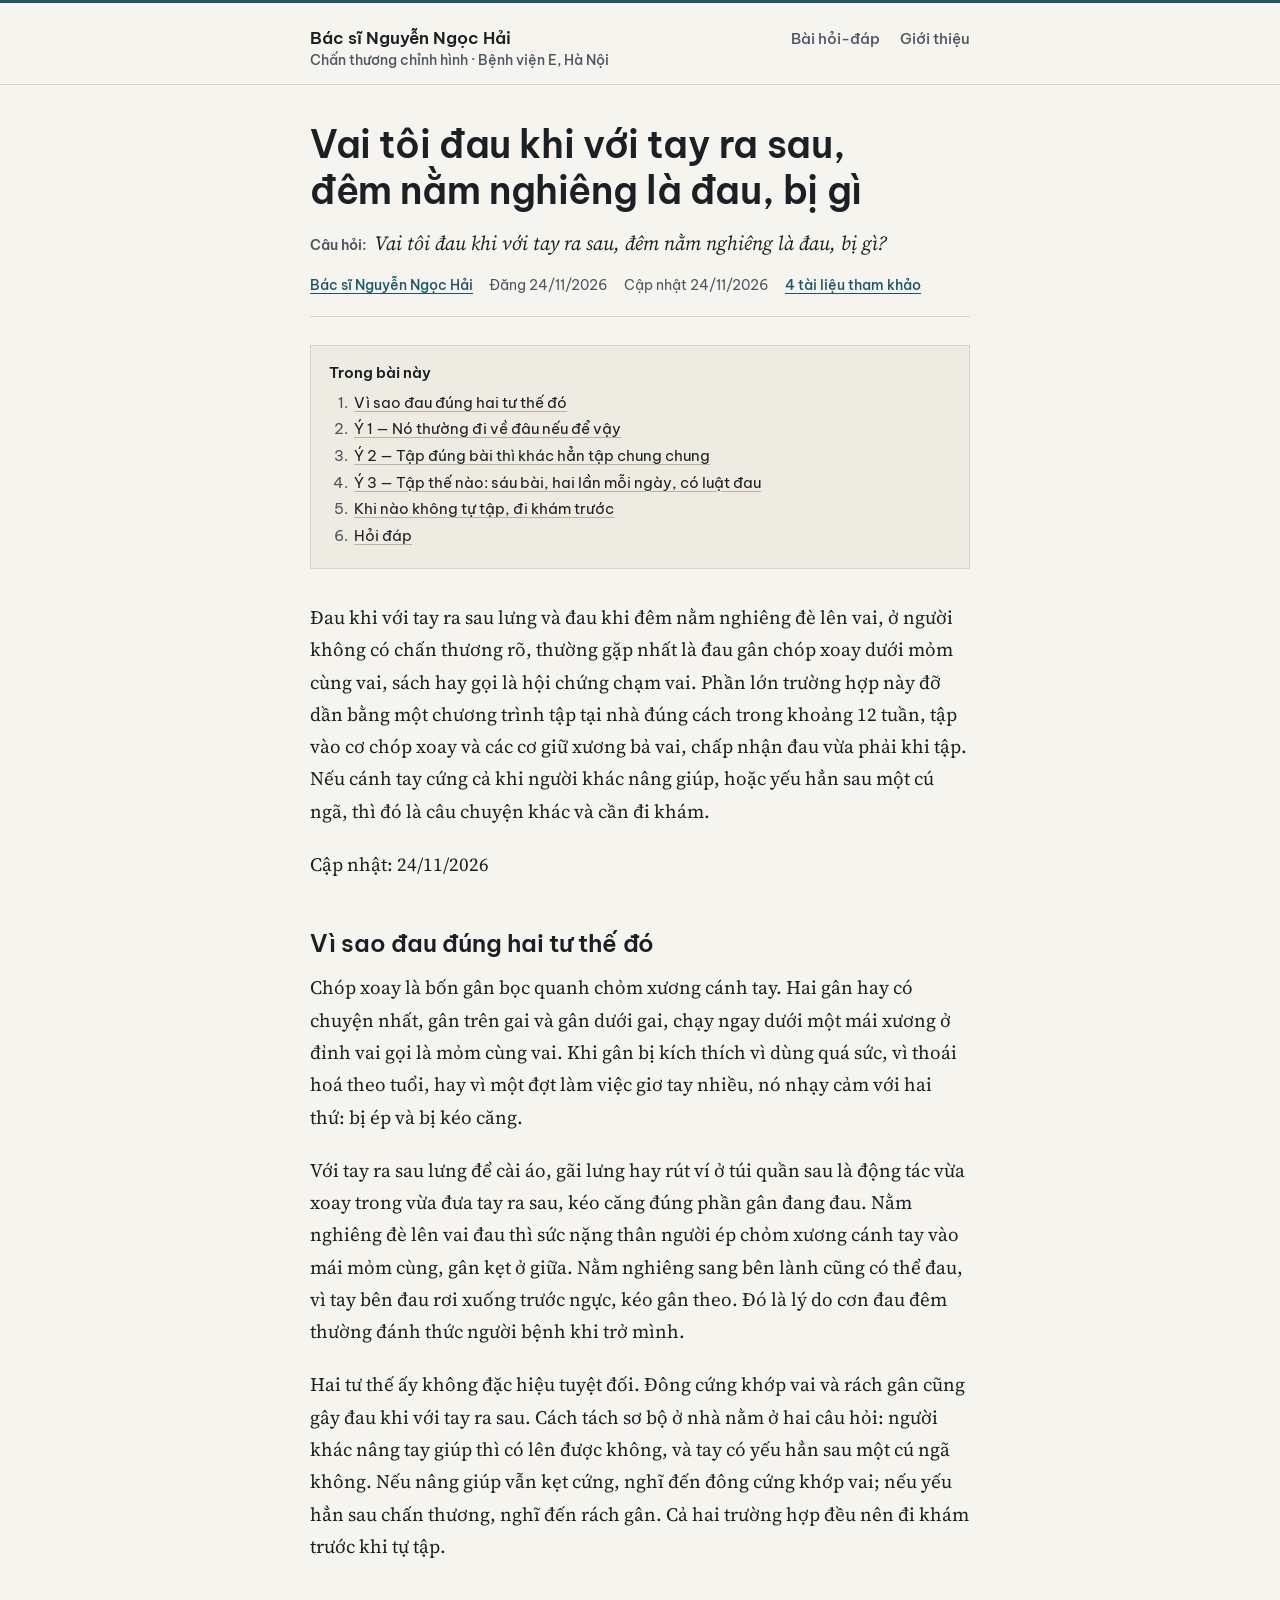
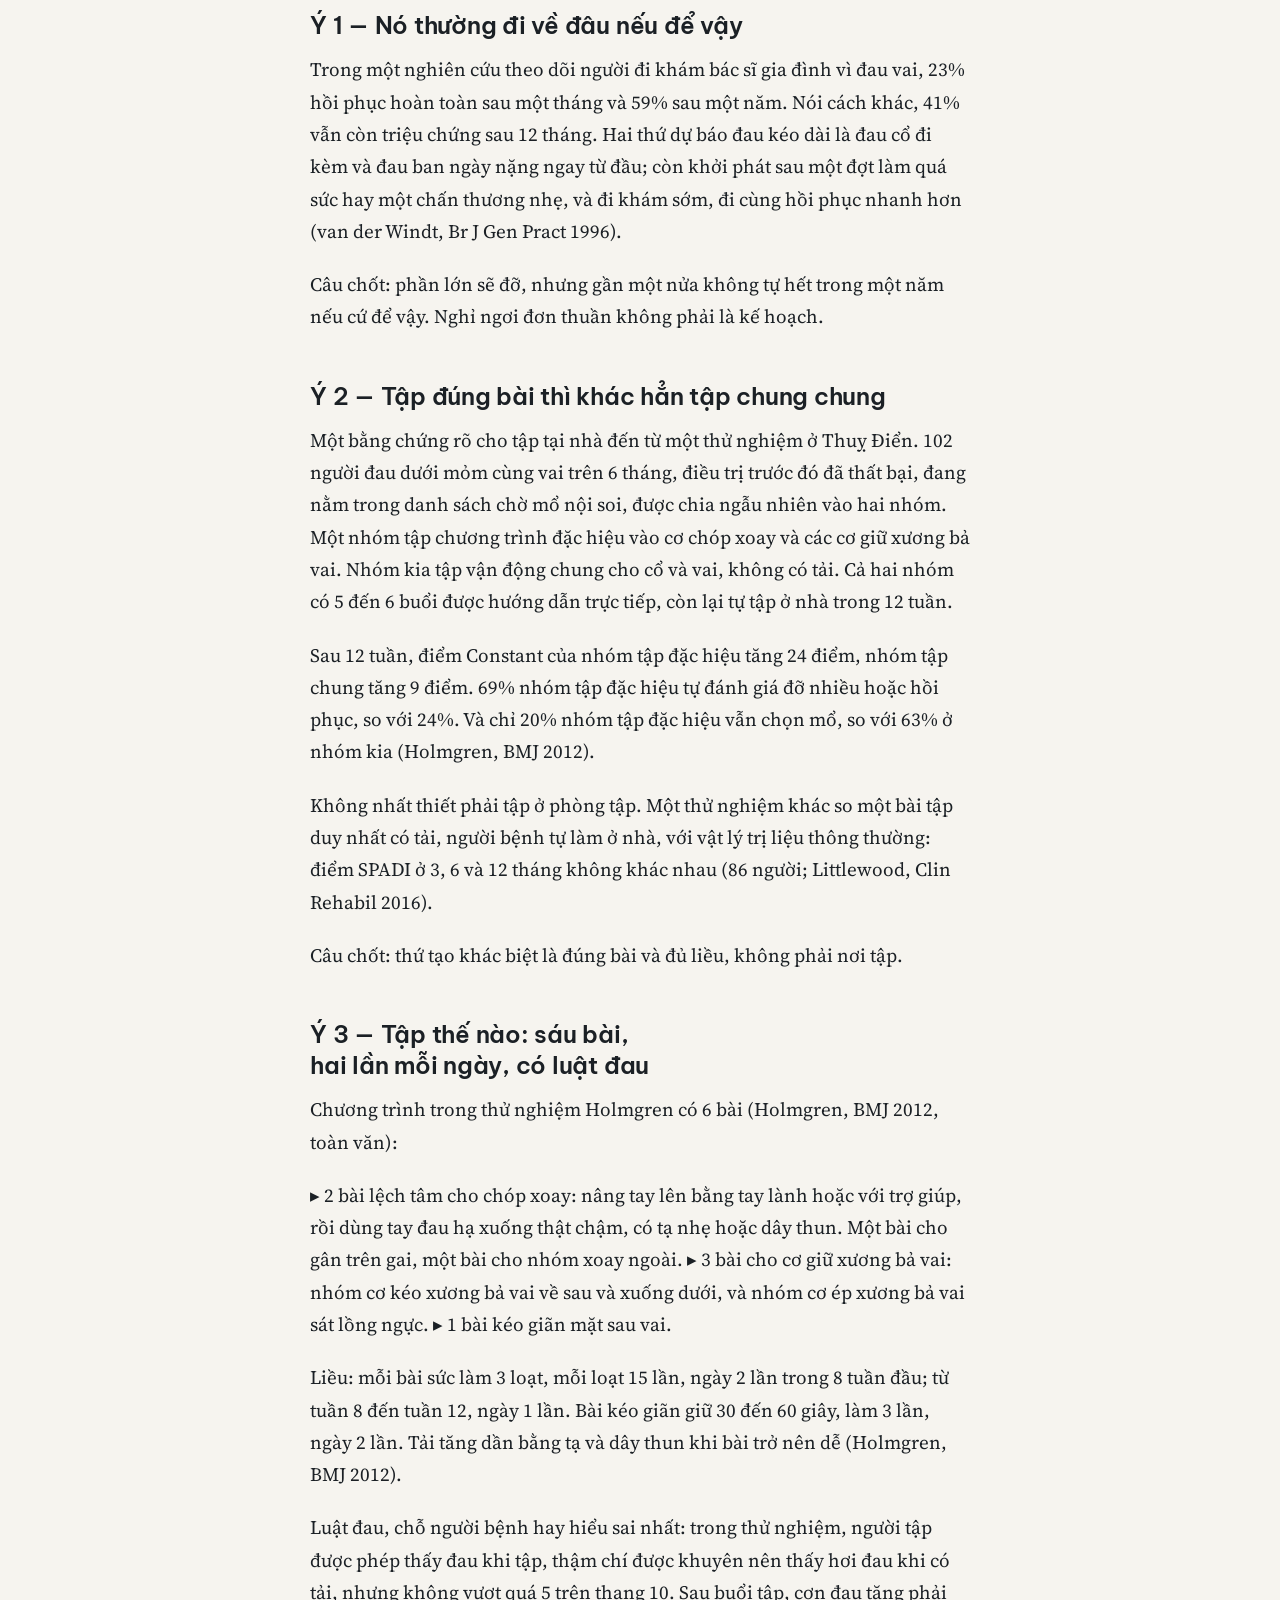
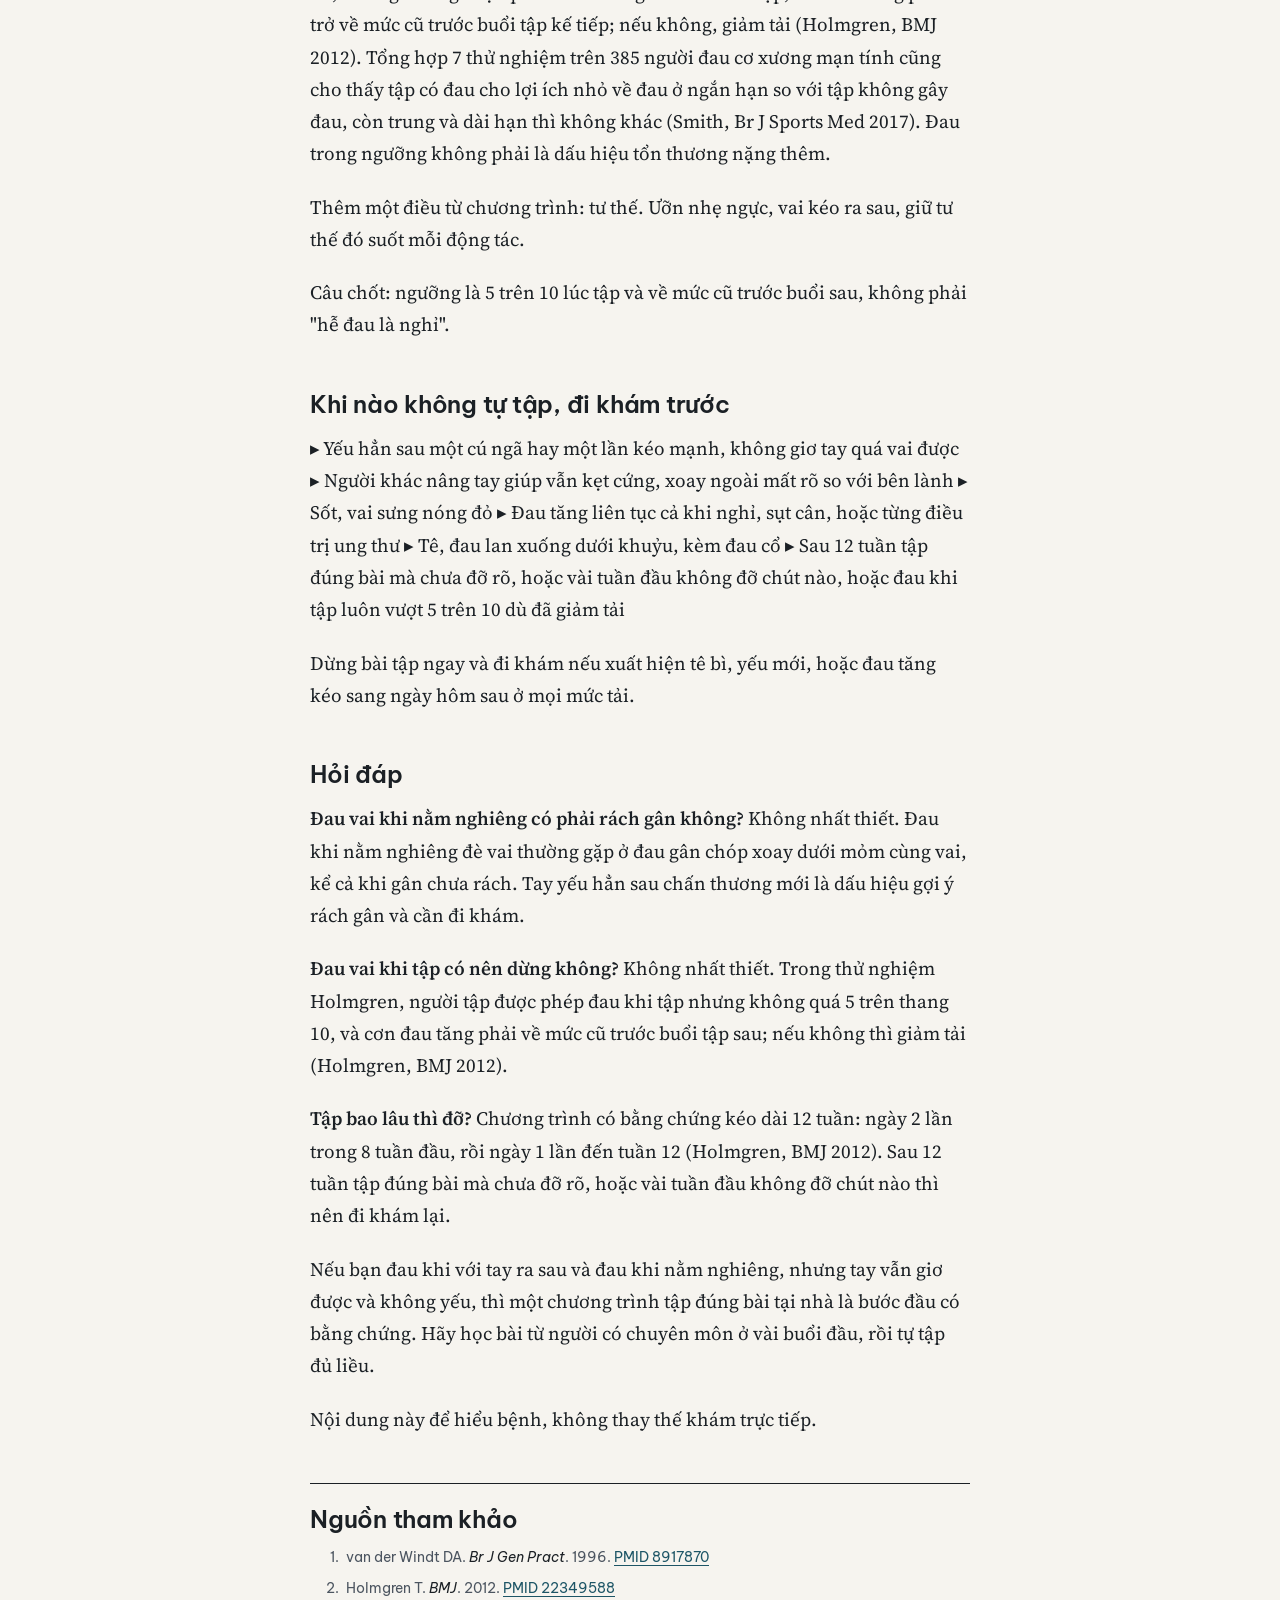
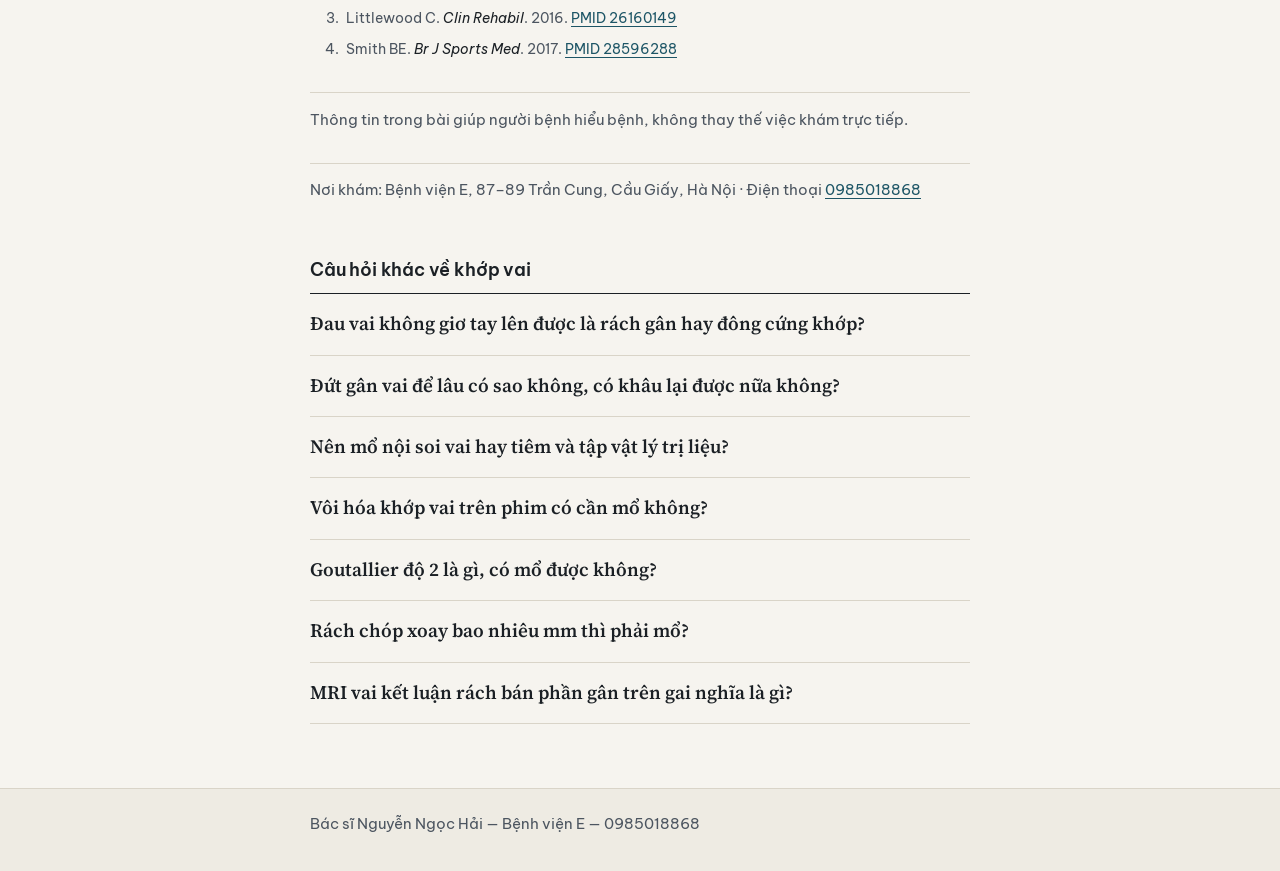
<file: bai/vai-dau-khi-voi-tay-ra-sau-dem-nam-nghieng-dau-bi-gi.html>
<!doctype html>
<html lang="vi">
<head>
<meta charset="utf-8">
<meta name="viewport" content="width=device-width, initial-scale=1">
<title>Vai tôi đau khi với tay ra sau, đêm nằm nghiêng là đau, bị gì — Bác sĩ Nguyễn Ngọc Hải</title>
<meta name="description" content="Vai tôi đau khi với tay ra sau, đêm nằm nghiêng là đau, bị gì?">
<meta name="google-site-verification" content="kiil-UPyePG6ExFdrBcJZf4zjVEa6zUv9HHt83cXoZY">
<meta name="color-scheme" content="light dark">
<meta name="theme-color" content="#f6f4ef" media="(prefers-color-scheme: light)">
<meta name="theme-color" content="#15181b" media="(prefers-color-scheme: dark)">
<link rel="preconnect" href="https://fonts.googleapis.com">
<link rel="preconnect" href="https://fonts.gstatic.com" crossorigin>
<link rel="stylesheet" href="https://fonts.googleapis.com/css2?family=Be+Vietnam+Pro:wght@500;600&family=Source+Serif+4:ital,opsz,wght@0,8..60,400;0,8..60,600;1,8..60,400&display=swap">
<link rel="stylesheet" href="../style.css">
<script type="application/ld+json">
{
  "@context": "https://schema.org",
  "@graph": [
    {
      "@type": "Person",
      "@id": "https://drhainn277-boop.github.io/#person",
      "name": "Nguyễn Ngọc Hải",
      "alternateName": "Nguyen Ngoc Hai",
      "honorificPrefix": "Bác sĩ",
      "jobTitle": "Bác sĩ",
      "hasOccupation": {
        "@type": "Occupation",
        "name": "Chấn thương chỉnh hình"
      },
      "description": "Bác sĩ Nguyễn Ngọc Hải là bác sĩ chấn thương chỉnh hình tại Bệnh viện E, Hà Nội, phẫu thuật nội soi và tái tạo khớp vai.",
      "disambiguatingDescription": "Bác sĩ chấn thương chỉnh hình tại Bệnh viện E, Hà Nội, chuyên phẫu thuật nội soi khớp vai và khớp gối, thay khớp háng và khớp gối; ORCID 0009-0000-6573-8928. Không phải bác sĩ cùng tên thuộc chuyên ngành Hồi sức – Cấp cứu ở Vinmec, cũng không phải bác sĩ cùng tên thuộc chuyên ngành Bệnh nhiệt đới. Orthopaedic and trauma surgeon at E Hospital, Hanoi, Vietnam; not the critical-care physician of the same name at Vinmec.",
      "knowsAbout": [
        "Nội soi khớp vai",
        "Nội soi khớp gối",
        "Thay khớp háng",
        "Thay khớp gối",
        "Shoulder arthroscopy",
        "Rotator cuff repair"
      ],
      "worksFor": {
        "@type": "Hospital",
        "@id": "https://drhainn277-boop.github.io/#hospital",
        "name": "Bệnh viện E",
        "address": {
          "@type": "PostalAddress",
          "streetAddress": "87–89 Trần Cung",
          "addressLocality": "Cầu Giấy",
          "addressRegion": "Hà Nội",
          "addressCountry": "VN"
        }
      },
      "telephone": "0985018868",
      "knowsLanguage": [
        "vi",
        "en"
      ],
      "url": "https://drhainn277-boop.github.io/",
      "sameAs": [
        "https://drhainn277-boop.github.io/",
        "https://www.youtube.com/@bskhopvai",
        "https://www.linkedin.com/in/nguyen-ngoc-hai-orthopaedics/",
        "https://orcid.org/0009-0000-6573-8928",
        "https://benhviene.com/bac-si/10169"
      ]
    },
    {
      "@type": "MedicalWebPage",
      "@id": "https://drhainn277-boop.github.io/bai/vai-dau-khi-voi-tay-ra-sau-dem-nam-nghieng-dau-bi-gi.html",
      "url": "https://drhainn277-boop.github.io/bai/vai-dau-khi-voi-tay-ra-sau-dem-nam-nghieng-dau-bi-gi.html",
      "name": "Vai tôi đau khi với tay ra sau, đêm nằm nghiêng là đau, bị gì",
      "inLanguage": "vi",
      "datePublished": "2026-11-24",
      "dateModified": "2026-11-24",
      "lastReviewed": "2026-11-24",
      "author": {
        "@id": "https://drhainn277-boop.github.io/#person"
      },
      "citation": [
        {
          "@type": "CreativeWork",
          "author": "van der Windt DA",
          "isPartOf": "Br J Gen Pract",
          "datePublished": "1996",
          "identifier": "PMID 8917870"
        },
        {
          "@type": "CreativeWork",
          "author": "Holmgren T",
          "isPartOf": "BMJ",
          "datePublished": "2012",
          "identifier": "PMID 22349588"
        },
        {
          "@type": "CreativeWork",
          "author": "Littlewood C",
          "isPartOf": "Clin Rehabil",
          "datePublished": "2016",
          "identifier": "PMID 26160149"
        },
        {
          "@type": "CreativeWork",
          "author": "Smith BE",
          "isPartOf": "Br J Sports Med",
          "datePublished": "2017",
          "identifier": "PMID 28596288"
        }
      ]
    },
    {
      "@type": "FAQPage",
      "inLanguage": "vi",
      "mainEntity": [
        {
          "@type": "Question",
          "name": "Vai tôi đau khi với tay ra sau, đêm nằm nghiêng là đau, bị gì?",
          "acceptedAnswer": {
            "@type": "Answer",
            "text": "Đau khi với tay ra sau lưng và đau khi đêm nằm nghiêng đè lên vai, ở người không có chấn thương rõ, thường gặp nhất là đau gân chóp xoay dưới mỏm cùng vai, sách hay gọi là hội chứng chạm vai. Phần lớn trường hợp này đỡ dần bằng một chương trình tập tại nhà đúng cách trong khoảng 12 tuần, tập vào cơ chóp xoay và các cơ giữ xương bả vai, chấp nhận đau vừa phải khi tập. Nếu cánh tay cứng cả khi người khác nâng giúp, hoặc yếu hẳn sau một cú ngã, thì đó là câu chuyện khác và cần đi khám. Cập nhật: 24/11/2026 Vì sao đau đúng hai tư thế đó Chóp xoay là bốn gân bọc quanh chỏm xương cánh tay. Hai gân hay có chuyện nhất, gân trên gai và gân dưới gai, chạy ngay dưới một mái xương ở đỉnh vai gọi là mỏm cùng vai. Khi gân bị kích thích vì dùng quá sức, vì thoái hoá theo tuổi, hay vì một đợt làm việc giơ tay nhiều, nó nhạy cảm với hai thứ: bị ép và bị kéo căng. Với tay ra sau lưng để cài áo, gãi lưng hay rút ví ở túi quần sau là động tác vừa xoay trong vừa đưa tay ra sau, kéo căng đúng phần gân đang đau. Nằm nghiêng đè lên vai đau thì sức nặng thân người ép chỏm xương cánh tay vào mái mỏm cùng, gân kẹt ở giữa. Nằm nghiêng sang bên lành cũng có thể đau, vì tay bên đau rơi xuống trước ngực, kéo gân theo. Đó là lý do cơn đau đêm thường đánh thức người bệnh khi trở mình. Hai tư thế ấy không đặc hiệu tuyệt đối. Đông cứng khớp vai và rách gân cũng gây đau khi với tay ra sau. Cách tách sơ bộ ở nhà nằm ở hai câu hỏi: người khác nâng tay giúp thì có lên được không, và tay có yếu hẳn sau một cú ngã không. Nếu nâng giúp vẫn kẹt cứng, nghĩ đến đông cứng khớp vai; nếu yếu hẳn sau chấn thương, nghĩ đến rách gân. Cả hai trường hợp đều nên đi khám trước khi tự tập. Ý 1 — Nó thường đi về đâu nếu để vậy Trong một nghiên cứu theo dõi người đi khám bác sĩ gia đình vì đau vai, 23% hồi phục hoàn toàn sau một tháng và 59% sau một năm. Nói cách khác, 41% vẫn còn triệu chứng sau 12 tháng. Hai thứ dự báo đau kéo dài là đau cổ đi kèm và đau ban ngày nặng ngay từ đầu; còn khởi phát sau một đợt làm quá sức hay một chấn thương nhẹ, và đi khám sớm, đi cùng hồi phục nhanh hơn (van der Windt, Br J Gen Pract 1996). Câu chốt: phần lớn sẽ đỡ, nhưng gần một nửa không tự hết trong một năm nếu cứ để vậy. Nghỉ ngơi đơn thuần không phải là kế hoạch. Ý 2 — Tập đúng bài thì khác hẳn tập chung chung Một bằng chứng rõ cho tập tại nhà đến từ một thử nghiệm ở Thuỵ Điển. 102 người đau dưới mỏm cùng vai trên 6 tháng, điều trị trước đó đã thất bại, đang nằm trong danh sách chờ mổ nội soi, được chia ngẫu nhiên vào hai nhóm. Một nhóm tập chương trình đặc hiệu vào cơ chóp xoay và các cơ giữ xương bả vai. Nhóm kia tập vận động chung cho cổ và vai, không có tải. Cả hai nhóm có 5 đến 6 buổi được hướng dẫn trực tiếp, còn lại tự tập ở nhà trong 12 tuần. Sau 12 tuần, điểm Constant của nhóm tập đặc hiệu tăng 24 điểm, nhóm tập chung tăng 9 điểm. 69% nhóm tập đặc hiệu tự đánh giá đỡ nhiều hoặc hồi phục, so với 24%. Và chỉ 20% nhóm tập đặc hiệu vẫn chọn mổ, so với 63% ở nhóm kia (Holmgren, BMJ 2012). Không nhất thiết phải tập ở phòng tập. Một thử nghiệm khác so một bài tập duy nhất có tải, người bệnh tự làm ở nhà, với vật lý trị liệu thông thường: điểm SPADI ở 3, 6 và 12 tháng không khác nhau (86 người; Littlewood, Clin Rehabil 2016). Câu chốt: thứ tạo khác biệt là đúng bài và đủ liều, không phải nơi tập. Ý 3 — Tập thế nào: sáu bài, hai lần mỗi ngày, có luật đau Chương trình trong thử nghiệm Holmgren có 6 bài (Holmgren, BMJ 2012, toàn văn): ▸ 2 bài lệch tâm cho chóp xoay: nâng tay lên bằng tay lành hoặc với trợ giúp, rồi dùng tay đau hạ xuống thật chậm, có tạ nhẹ hoặc dây thun. Một bài cho gân trên gai, một bài cho nhóm xoay ngoài. ▸ 3 bài cho cơ giữ xương bả vai: nhóm cơ kéo xương bả vai về sau và xuống dưới, và nhóm cơ ép xương bả vai sát lồng ngực. ▸ 1 bài kéo giãn mặt sau vai. Liều: mỗi bài sức làm 3 loạt, mỗi loạt 15 lần, ngày 2 lần trong 8 tuần đầu; từ tuần 8 đến tuần 12, ngày 1 lần. Bài kéo giãn giữ 30 đến 60 giây, làm 3 lần, ngày 2 lần. Tải tăng dần bằng tạ và dây thun khi bài trở nên dễ (Holmgren, BMJ 2012). Luật đau, chỗ người bệnh hay hiểu sai nhất: trong thử nghiệm, người tập được phép thấy đau khi tập, thậm chí được khuyên nên thấy hơi đau khi có tải, nhưng không vượt quá 5 trên thang 10. Sau buổi tập, cơn đau tăng phải trở về mức cũ trước buổi tập kế tiếp; nếu không, giảm tải (Holmgren, BMJ 2012). Tổng hợp 7 thử nghiệm trên 385 người đau cơ xương mạn tính cũng cho thấy tập có đau cho lợi ích nhỏ về đau ở ngắn hạn so với tập không gây đau, còn trung và dài hạn thì không khác (Smith, Br J Sports Med 2017). Đau trong ngưỡng không phải là dấu hiệu tổn thương nặng thêm. Thêm một điều từ chương trình: tư thế. Ưỡn nhẹ ngực, vai kéo ra sau, giữ tư thế đó suốt mỗi động tác. Câu chốt: ngưỡng là 5 trên 10 lúc tập và về mức cũ trước buổi sau, không phải \"hễ đau là nghỉ\". Khi nào không tự tập, đi khám trước ▸ Yếu hẳn sau một cú ngã hay một lần kéo mạnh, không giơ tay quá vai được ▸ Người khác nâng tay giúp vẫn kẹt cứng, xoay ngoài mất rõ so với bên lành ▸ Sốt, vai sưng nóng đỏ ▸ Đau tăng liên tục cả khi nghỉ, sụt cân, hoặc từng điều trị ung thư ▸ Tê, đau lan xuống dưới khuỷu, kèm đau cổ ▸ Sau 12 tuần tập đúng bài mà chưa đỡ rõ, hoặc vài tuần đầu không đỡ chút nào, hoặc đau khi tập luôn vượt 5 trên 10 dù đã giảm tải Dừng bài tập ngay và đi khám nếu xuất hiện tê bì, yếu mới, hoặc đau tăng kéo sang ngày hôm sau ở mọi mức tải. Hỏi đáp Đau vai khi nằm nghiêng có phải rách gân không? Không nhất thiết. Đau khi nằm nghiêng đè vai thường gặp ở đau gân chóp xoay dưới mỏm cùng vai, kể cả khi gân chưa rách. Tay yếu hẳn sau chấn thương mới là dấu hiệu gợi ý rách gân và cần đi khám. Đau vai khi tập có nên dừng không? Không nhất thiết. Trong thử nghiệm Holmgren, người tập được phép đau khi tập nhưng không quá 5 trên thang 10, và cơn đau tăng phải về mức cũ trước buổi tập sau; nếu không thì giảm tải (Holmgren, BMJ 2012). Tập bao lâu thì đỡ? Chương trình có bằng chứng kéo dài 12 tuần: ngày 2 lần trong 8 tuần đầu, rồi ngày 1 lần đến tuần 12 (Holmgren, BMJ 2012). Sau 12 tuần tập đúng bài mà chưa đỡ rõ, hoặc vài tuần đầu không đỡ chút nào thì nên đi khám lại. Nếu bạn đau khi với tay ra sau và đau khi nằm nghiêng, nhưng tay vẫn giơ được và không yếu, thì một chương trình tập đúng bài tại nhà là bước đầu có bằng chứng. Hãy học bài từ người có chuyên môn ở vài buổi đầu, rồi tự tập đủ liều. Nội dung này để hiểu bệnh, không thay thế khám trực tiếp.",
            "author": {
              "@id": "https://drhainn277-boop.github.io/#person"
            }
          }
        }
      ]
    }
  ]
}
</script>
</head>
<body>
<a class="skip" href="#noi-dung">Bỏ qua, đọc nội dung</a>
<header class="masthead">
  <div class="wrap masthead-inner">
    <p class="brand"><a href="../index.html">Bác sĩ Nguyễn Ngọc Hải</a>
      <span class="brand-sub">Chấn thương chỉnh hình · Bệnh viện E, Hà Nội</span></p>
    <nav class="sitenav" aria-label="Chính">
      <a href="../index.html">Bài hỏi-đáp</a>
      <a href="../gioi-thieu.html">Giới thiệu</a>
    </nav>
  </div>
</header>
<main id="noi-dung" class="wrap">

<article>
  <header class="post-head">
    <h1>Vai tôi đau khi với tay ra sau, đêm nằm nghiêng là đau, bị gì</h1>
    <p class="q"><span class="q-label">Câu hỏi:</span> Vai tôi đau khi với tay ra sau, đêm nằm nghiêng là đau, bị gì?</p>
    <p class="meta"><a href="../gioi-thieu.html">Bác sĩ Nguyễn Ngọc Hải</a>
      <span>Đăng <time datetime="2026-11-24">24/11/2026</time></span>
      <span>Cập nhật <time datetime="2026-11-24">24/11/2026</time></span>
      <a href="#nguon-tham-khao">4 tài liệu tham khảo</a></p>
  </header>
  
  <nav class="toc" aria-labelledby="trong-bai">
    <p id="trong-bai" class="toc-title">Trong bài này</p>
    <ol><li><a href="#vi-sao-dau-dung-hai-tu-the-do">Vì sao đau đúng hai tư thế đó</a></li><li><a href="#y-1-no-thuong-di-ve-dau-neu-de-vay">Ý 1 — Nó thường đi về đâu nếu để vậy</a></li><li><a href="#y-2-tap-dung-bai-thi-khac-han-tap-chung-chung">Ý 2 — Tập đúng bài thì khác hẳn tập chung chung</a></li><li><a href="#y-3-tap-the-nao-sau-bai-hai-lan-moi-ngay-co-luat-dau">Ý 3 — Tập thế nào: sáu bài, hai lần mỗi ngày, có luật đau</a></li><li><a href="#khi-nao-khong-tu-tap-di-kham-truoc">Khi nào không tự tập, đi khám trước</a></li><li><a href="#hoi-dap">Hỏi đáp</a></li></ol>
  </nav>
  
  <div class="prose">
  <p>Đau khi với tay ra sau lưng và đau khi đêm nằm nghiêng đè lên vai, ở người không có chấn thương rõ, thường gặp nhất là đau gân chóp xoay dưới mỏm cùng vai, sách hay gọi là hội chứng chạm vai. Phần lớn trường hợp này đỡ dần bằng một chương trình tập tại nhà đúng cách trong khoảng 12 tuần, tập vào cơ chóp xoay và các cơ giữ xương bả vai, chấp nhận đau vừa phải khi tập. Nếu cánh tay cứng cả khi người khác nâng giúp, hoặc yếu hẳn sau một cú ngã, thì đó là câu chuyện khác và cần đi khám.</p>
<p>Cập nhật: 24/11/2026</p>
<h2 id="vi-sao-dau-dung-hai-tu-the-do">Vì sao đau đúng hai tư thế đó</h2>
<p>Chóp xoay là bốn gân bọc quanh chỏm xương cánh tay. Hai gân hay có chuyện nhất, gân trên gai và gân dưới gai, chạy ngay dưới một mái xương ở đỉnh vai gọi là mỏm cùng vai. Khi gân bị kích thích vì dùng quá sức, vì thoái hoá theo tuổi, hay vì một đợt làm việc giơ tay nhiều, nó nhạy cảm với hai thứ: bị ép và bị kéo căng.</p>
<p>Với tay ra sau lưng để cài áo, gãi lưng hay rút ví ở túi quần sau là động tác vừa xoay trong vừa đưa tay ra sau, kéo căng đúng phần gân đang đau. Nằm nghiêng đè lên vai đau thì sức nặng thân người ép chỏm xương cánh tay vào mái mỏm cùng, gân kẹt ở giữa. Nằm nghiêng sang bên lành cũng có thể đau, vì tay bên đau rơi xuống trước ngực, kéo gân theo. Đó là lý do cơn đau đêm thường đánh thức người bệnh khi trở mình.</p>
<p>Hai tư thế ấy không đặc hiệu tuyệt đối. Đông cứng khớp vai và rách gân cũng gây đau khi với tay ra sau. Cách tách sơ bộ ở nhà nằm ở hai câu hỏi: người khác nâng tay giúp thì có lên được không, và tay có yếu hẳn sau một cú ngã không. Nếu nâng giúp vẫn kẹt cứng, nghĩ đến đông cứng khớp vai; nếu yếu hẳn sau chấn thương, nghĩ đến rách gân. Cả hai trường hợp đều nên đi khám trước khi tự tập.</p>
<h2 id="y-1-no-thuong-di-ve-dau-neu-de-vay">Ý 1 — Nó thường đi về đâu nếu để vậy</h2>
<p>Trong một nghiên cứu theo dõi người đi khám bác sĩ gia đình vì đau vai, 23% hồi phục hoàn toàn sau một tháng và 59% sau một năm. Nói cách khác, 41% vẫn còn triệu chứng sau 12 tháng. Hai thứ dự báo đau kéo dài là đau cổ đi kèm và đau ban ngày nặng ngay từ đầu; còn khởi phát sau một đợt làm quá sức hay một chấn thương nhẹ, và đi khám sớm, đi cùng hồi phục nhanh hơn (van der Windt, Br J Gen Pract 1996).</p>
<p>Câu chốt: phần lớn sẽ đỡ, nhưng gần một nửa không tự hết trong một năm nếu cứ để vậy. Nghỉ ngơi đơn thuần không phải là kế hoạch.</p>
<h2 id="y-2-tap-dung-bai-thi-khac-han-tap-chung-chung">Ý 2 — Tập đúng bài thì khác hẳn tập chung chung</h2>
<p>Một bằng chứng rõ cho tập tại nhà đến từ một thử nghiệm ở Thuỵ Điển. 102 người đau dưới mỏm cùng vai trên 6 tháng, điều trị trước đó đã thất bại, đang nằm trong danh sách chờ mổ nội soi, được chia ngẫu nhiên vào hai nhóm. Một nhóm tập chương trình đặc hiệu vào cơ chóp xoay và các cơ giữ xương bả vai. Nhóm kia tập vận động chung cho cổ và vai, không có tải. Cả hai nhóm có 5 đến 6 buổi được hướng dẫn trực tiếp, còn lại tự tập ở nhà trong 12 tuần.</p>
<p>Sau 12 tuần, điểm Constant của nhóm tập đặc hiệu tăng 24 điểm, nhóm tập chung tăng 9 điểm. 69% nhóm tập đặc hiệu tự đánh giá đỡ nhiều hoặc hồi phục, so với 24%. Và chỉ 20% nhóm tập đặc hiệu vẫn chọn mổ, so với 63% ở nhóm kia (Holmgren, BMJ 2012).</p>
<p>Không nhất thiết phải tập ở phòng tập. Một thử nghiệm khác so một bài tập duy nhất có tải, người bệnh tự làm ở nhà, với vật lý trị liệu thông thường: điểm SPADI ở 3, 6 và 12 tháng không khác nhau (86 người; Littlewood, Clin Rehabil 2016).</p>
<p>Câu chốt: thứ tạo khác biệt là đúng bài và đủ liều, không phải nơi tập.</p>
<h2 id="y-3-tap-the-nao-sau-bai-hai-lan-moi-ngay-co-luat-dau">Ý 3 — Tập thế nào: sáu bài, hai lần mỗi ngày, có luật đau</h2>
<p>Chương trình trong thử nghiệm Holmgren có 6 bài (Holmgren, BMJ 2012, toàn văn):</p>
<p>▸ 2 bài lệch tâm cho chóp xoay: nâng tay lên bằng tay lành hoặc với trợ giúp, rồi dùng tay đau hạ xuống thật chậm, có tạ nhẹ hoặc dây thun. Một bài cho gân trên gai, một bài cho nhóm xoay ngoài.
▸ 3 bài cho cơ giữ xương bả vai: nhóm cơ kéo xương bả vai về sau và xuống dưới, và nhóm cơ ép xương bả vai sát lồng ngực.
▸ 1 bài kéo giãn mặt sau vai.</p>
<p>Liều: mỗi bài sức làm 3 loạt, mỗi loạt 15 lần, ngày 2 lần trong 8 tuần đầu; từ tuần 8 đến tuần 12, ngày 1 lần. Bài kéo giãn giữ 30 đến 60 giây, làm 3 lần, ngày 2 lần. Tải tăng dần bằng tạ và dây thun khi bài trở nên dễ (Holmgren, BMJ 2012).</p>
<p>Luật đau, chỗ người bệnh hay hiểu sai nhất: trong thử nghiệm, người tập được phép thấy đau khi tập, thậm chí được khuyên nên thấy hơi đau khi có tải, nhưng không vượt quá 5 trên thang 10. Sau buổi tập, cơn đau tăng phải trở về mức cũ trước buổi tập kế tiếp; nếu không, giảm tải (Holmgren, BMJ 2012). Tổng hợp 7 thử nghiệm trên 385 người đau cơ xương mạn tính cũng cho thấy tập có đau cho lợi ích nhỏ về đau ở ngắn hạn so với tập không gây đau, còn trung và dài hạn thì không khác (Smith, Br J Sports Med 2017). Đau trong ngưỡng không phải là dấu hiệu tổn thương nặng thêm.</p>
<p>Thêm một điều từ chương trình: tư thế. Ưỡn nhẹ ngực, vai kéo ra sau, giữ tư thế đó suốt mỗi động tác.</p>
<p>Câu chốt: ngưỡng là 5 trên 10 lúc tập và về mức cũ trước buổi sau, không phải "hễ đau là nghỉ".</p>
<h2 id="khi-nao-khong-tu-tap-di-kham-truoc">Khi nào không tự tập, đi khám trước</h2>
<p>▸ Yếu hẳn sau một cú ngã hay một lần kéo mạnh, không giơ tay quá vai được
▸ Người khác nâng tay giúp vẫn kẹt cứng, xoay ngoài mất rõ so với bên lành
▸ Sốt, vai sưng nóng đỏ
▸ Đau tăng liên tục cả khi nghỉ, sụt cân, hoặc từng điều trị ung thư
▸ Tê, đau lan xuống dưới khuỷu, kèm đau cổ
▸ Sau 12 tuần tập đúng bài mà chưa đỡ rõ, hoặc vài tuần đầu không đỡ chút nào, hoặc đau khi tập luôn vượt 5 trên 10 dù đã giảm tải</p>
<p>Dừng bài tập ngay và đi khám nếu xuất hiện tê bì, yếu mới, hoặc đau tăng kéo sang ngày hôm sau ở mọi mức tải.</p>
<h2 id="hoi-dap">Hỏi đáp</h2>
<p><strong>Đau vai khi nằm nghiêng có phải rách gân không?</strong>
Không nhất thiết. Đau khi nằm nghiêng đè vai thường gặp ở đau gân chóp xoay dưới mỏm cùng vai, kể cả khi gân chưa rách. Tay yếu hẳn sau chấn thương mới là dấu hiệu gợi ý rách gân và cần đi khám.</p>
<p><strong>Đau vai khi tập có nên dừng không?</strong>
Không nhất thiết. Trong thử nghiệm Holmgren, người tập được phép đau khi tập nhưng không quá 5 trên thang 10, và cơn đau tăng phải về mức cũ trước buổi tập sau; nếu không thì giảm tải (Holmgren, BMJ 2012).</p>
<p><strong>Tập bao lâu thì đỡ?</strong>
Chương trình có bằng chứng kéo dài 12 tuần: ngày 2 lần trong 8 tuần đầu, rồi ngày 1 lần đến tuần 12 (Holmgren, BMJ 2012). Sau 12 tuần tập đúng bài mà chưa đỡ rõ, hoặc vài tuần đầu không đỡ chút nào thì nên đi khám lại.</p>
<p>Nếu bạn đau khi với tay ra sau và đau khi nằm nghiêng, nhưng tay vẫn giơ được và không yếu, thì một chương trình tập đúng bài tại nhà là bước đầu có bằng chứng. Hãy học bài từ người có chuyên môn ở vài buổi đầu, rồi tự tập đủ liều.</p>
<p>Nội dung này để hiểu bệnh, không thay thế khám trực tiếp.</p>
  </div>
  <section class="sources-block" aria-labelledby="nguon-tham-khao">
    <h2 id="nguon-tham-khao">Nguồn tham khảo</h2>
    <ol class="sources">
      
      <li>van der Windt DA. <cite>Br J Gen Pract</cite>. 1996. <a href="https://pubmed.ncbi.nlm.nih.gov/8917870/" rel="noopener">PMID 8917870</a></li>
      
      <li>Holmgren T. <cite>BMJ</cite>. 2012. <a href="https://pubmed.ncbi.nlm.nih.gov/22349588/" rel="noopener">PMID 22349588</a></li>
      
      <li>Littlewood C. <cite>Clin Rehabil</cite>. 2016. <a href="https://pubmed.ncbi.nlm.nih.gov/26160149/" rel="noopener">PMID 26160149</a></li>
      
      <li>Smith BE. <cite>Br J Sports Med</cite>. 2017. <a href="https://pubmed.ncbi.nlm.nih.gov/28596288/" rel="noopener">PMID 28596288</a></li>
      
    </ol>
  </section>
  <p class="note">Thông tin trong bài giúp người bệnh hiểu bệnh, không thay thế việc khám trực tiếp.</p>
  <p class="note">Nơi khám: Bệnh viện E, 87–89 Trần Cung, Cầu Giấy, Hà Nội · Điện thoại <a href="tel:0985018868">0985018868</a></p>
</article>


<nav class="related" aria-labelledby="cau-hoi-khac">
  <h2 id="cau-hoi-khac">Câu hỏi khác về khớp vai</h2>
  <ol class="questions"><li><a href="dau-vai-khong-gio-tay-len-duoc-rach-gan-hay-dong-cung-khop.html">Đau vai không giơ tay lên được là rách gân hay đông cứng khớp?</a></li><li><a href="dut-gan-vai-de-lau-co-sao-khong-co-khau-lai-duoc-nua-khong.html">Đứt gân vai để lâu có sao không, có khâu lại được nữa không?</a></li><li><a href="nen-mo-noi-soi-vai-hay-tiem-va-tap-vat-ly-tri-lieu.html">Nên mổ nội soi vai hay tiêm và tập vật lý trị liệu?</a></li><li><a href="voi-hoa-khop-vai-tren-phim-co-can-mo-khong.html">Vôi hóa khớp vai trên phim có cần mổ không?</a></li><li><a href="goutallier-do-2-co-mo-duoc-khong.html">Goutallier độ 2 là gì, có mổ được không?</a></li><li><a href="rach-chop-xoay-bao-nhieu-mm-thi-phai-mo.html">Rách chóp xoay bao nhiêu mm thì phải mổ?</a></li><li><a href="mri-rach-ban-phan-gan-tren-gai.html">MRI vai kết luận rách bán phần gân trên gai nghĩa là gì?</a></li></ol>
</nav>


</main>
<footer class="sitefoot">
  <div class="wrap"><p>Bác sĩ Nguyễn Ngọc Hải — Bệnh viện E — 0985018868</p></div>
</footer>
</body>
</html>
</file>
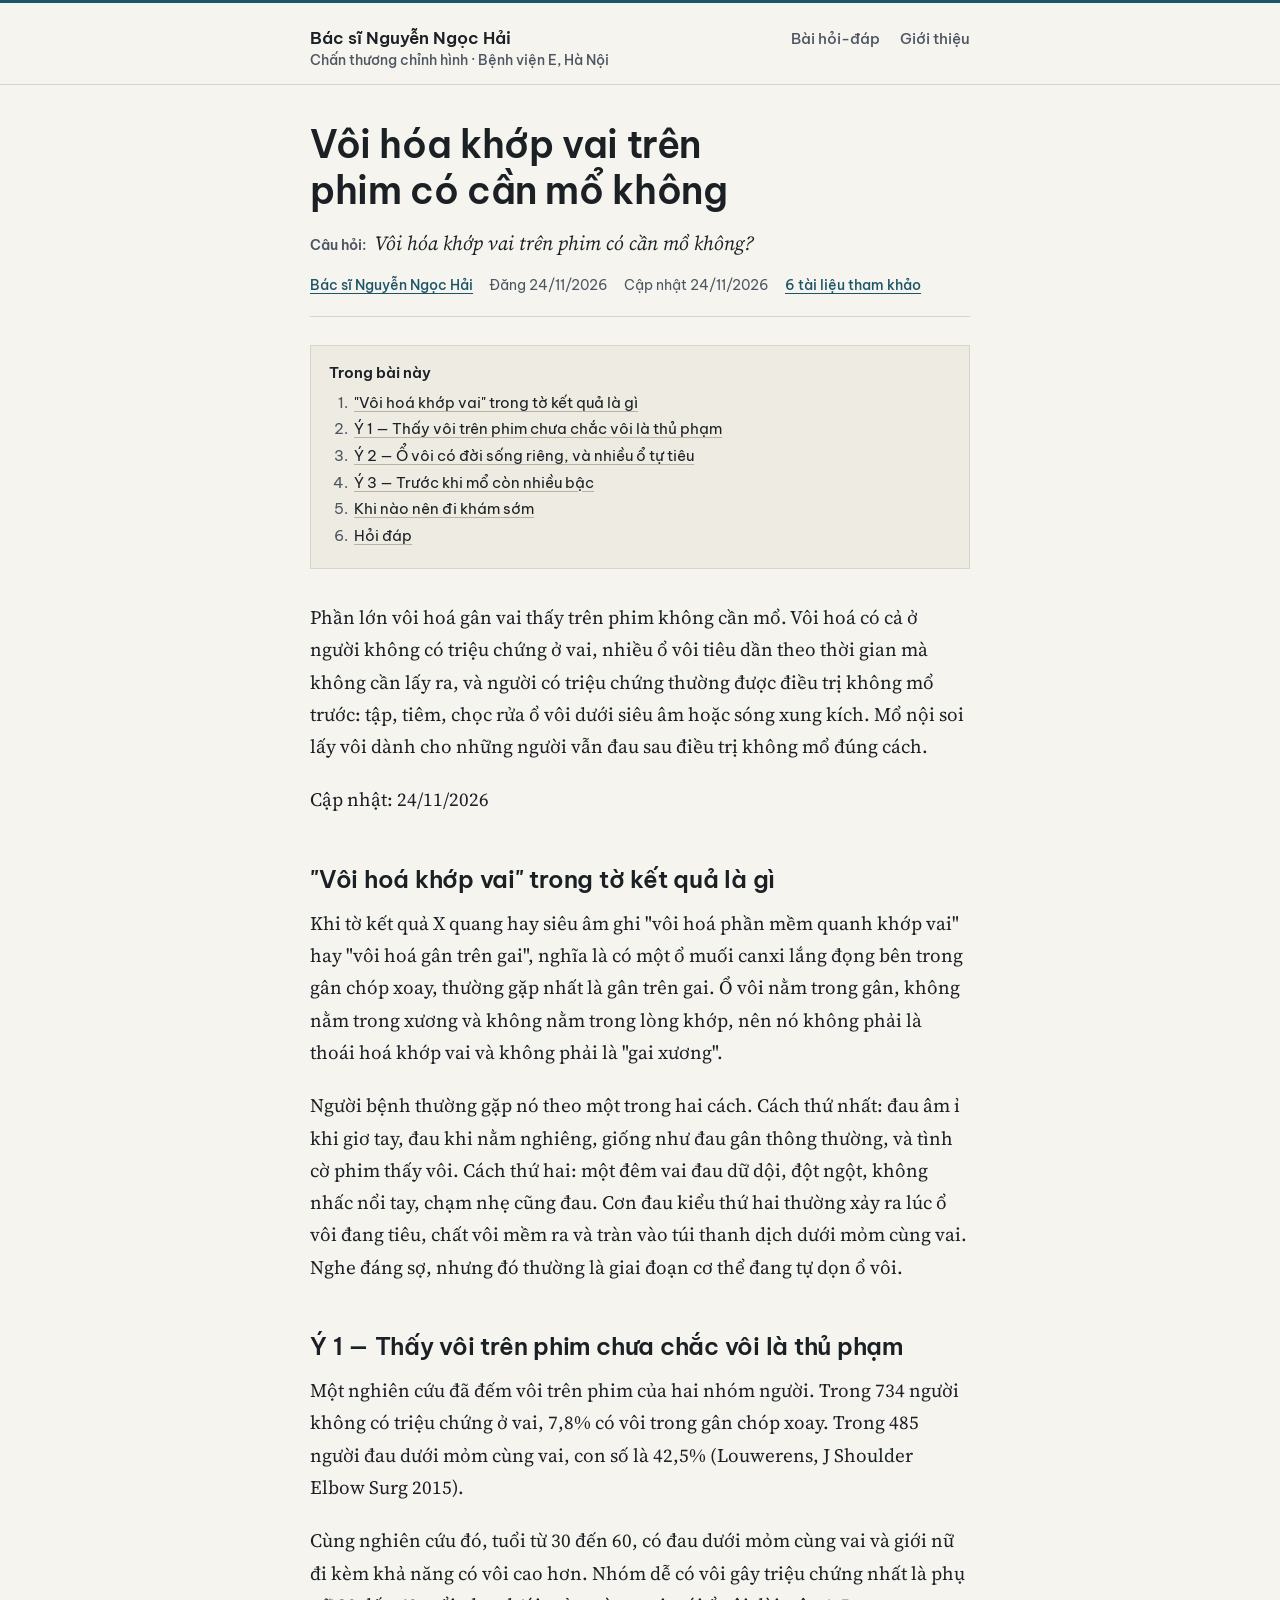
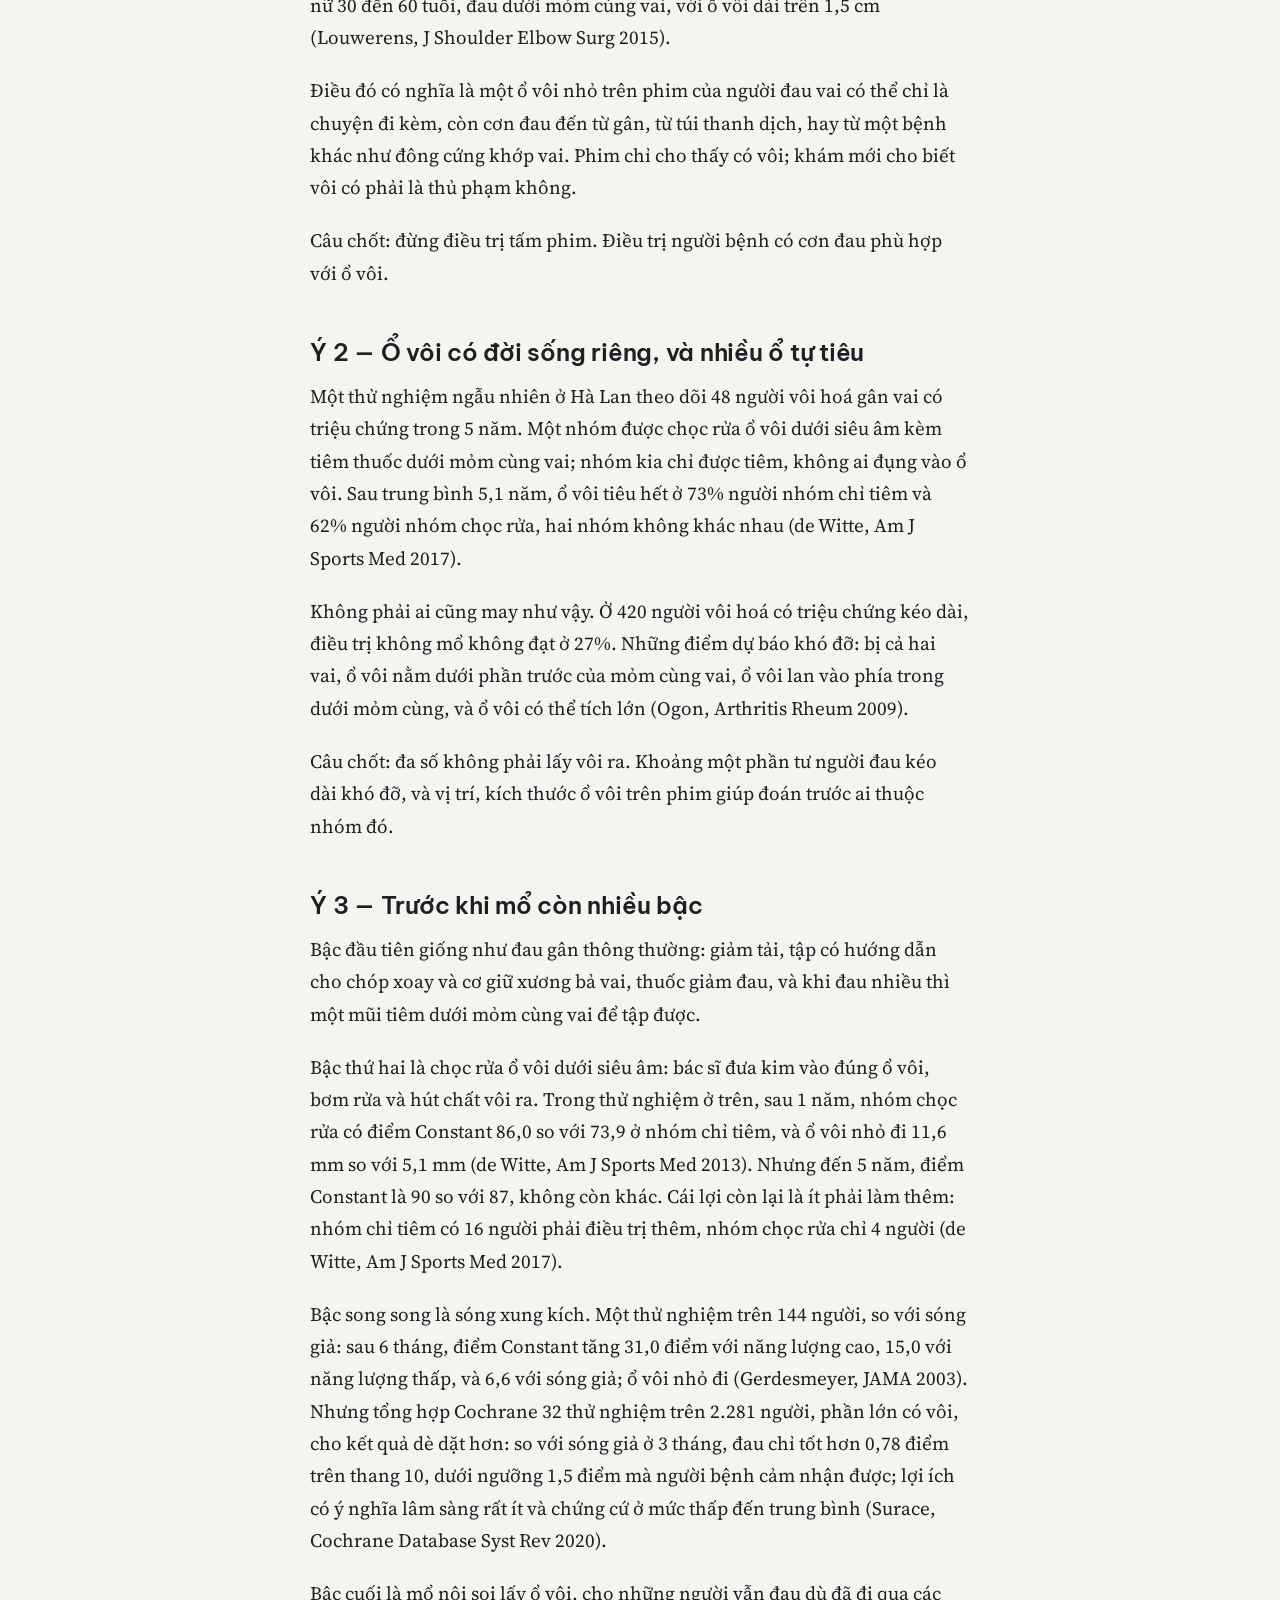
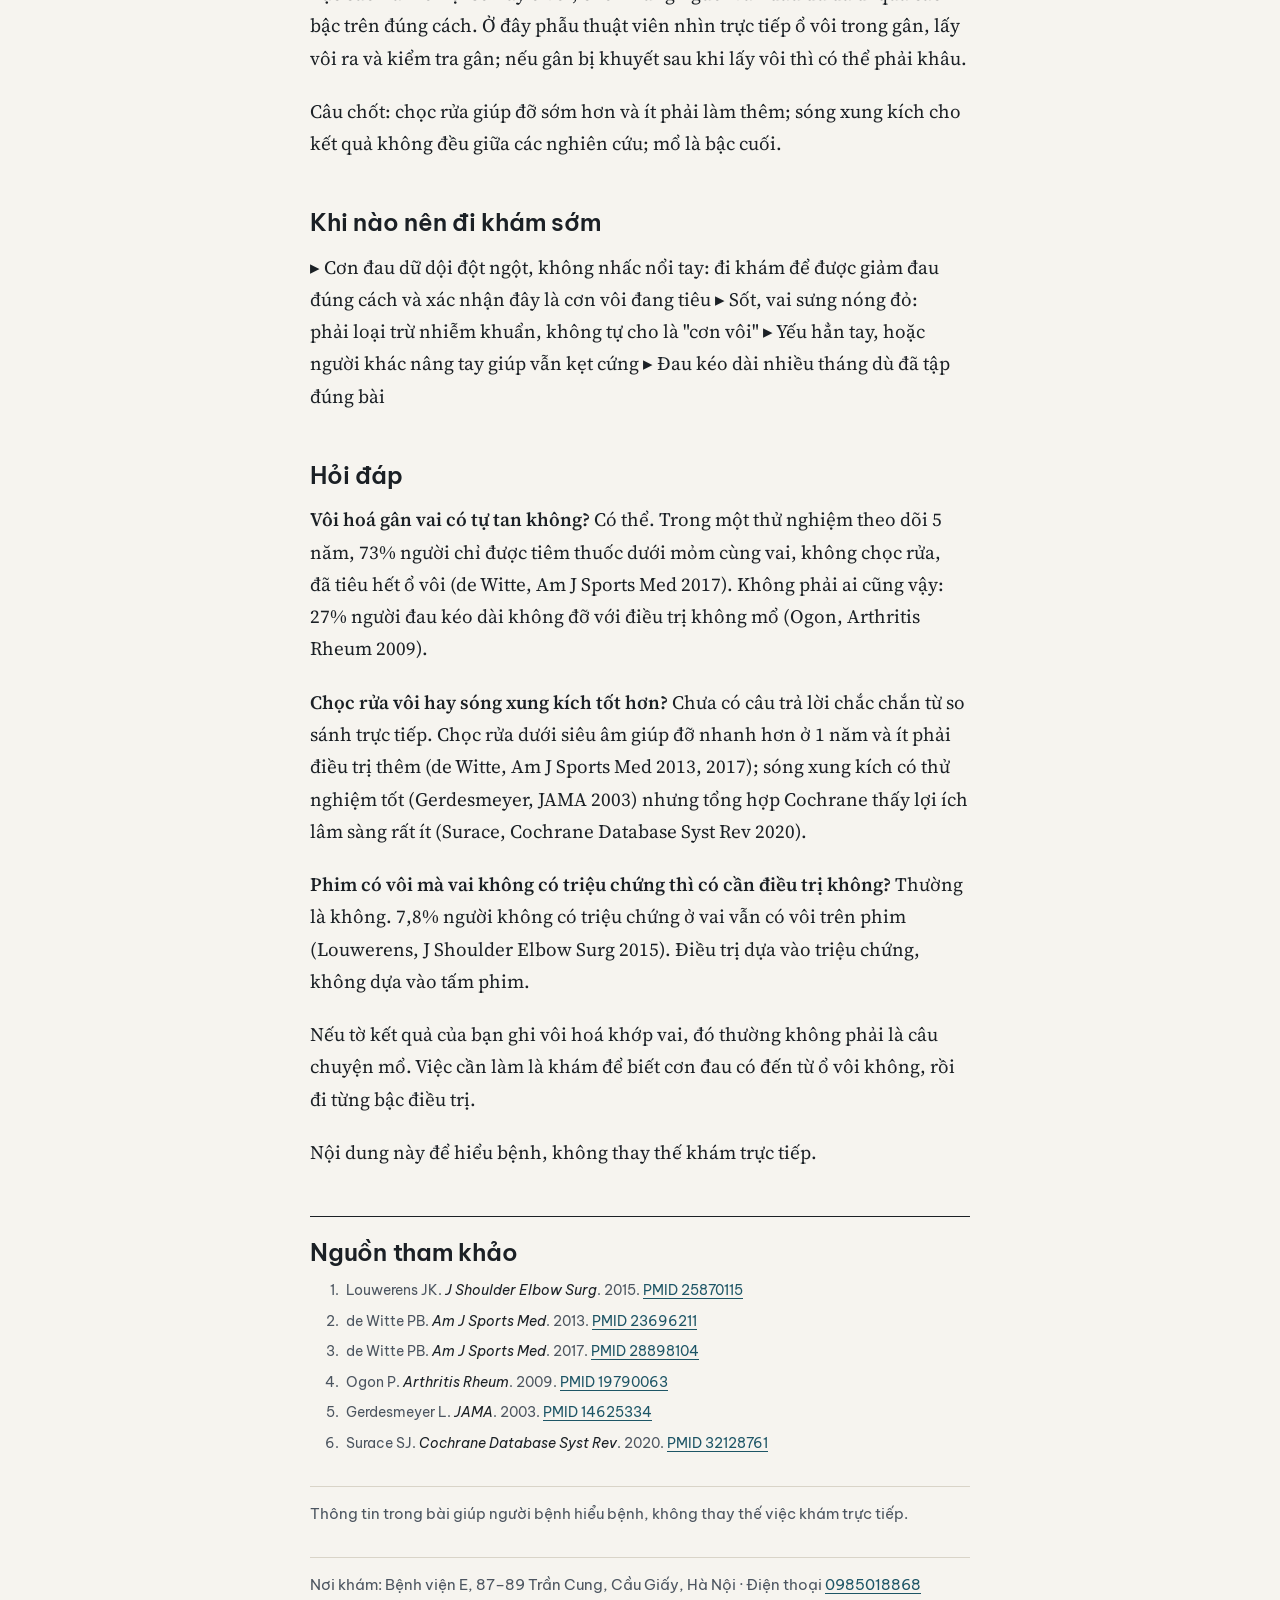
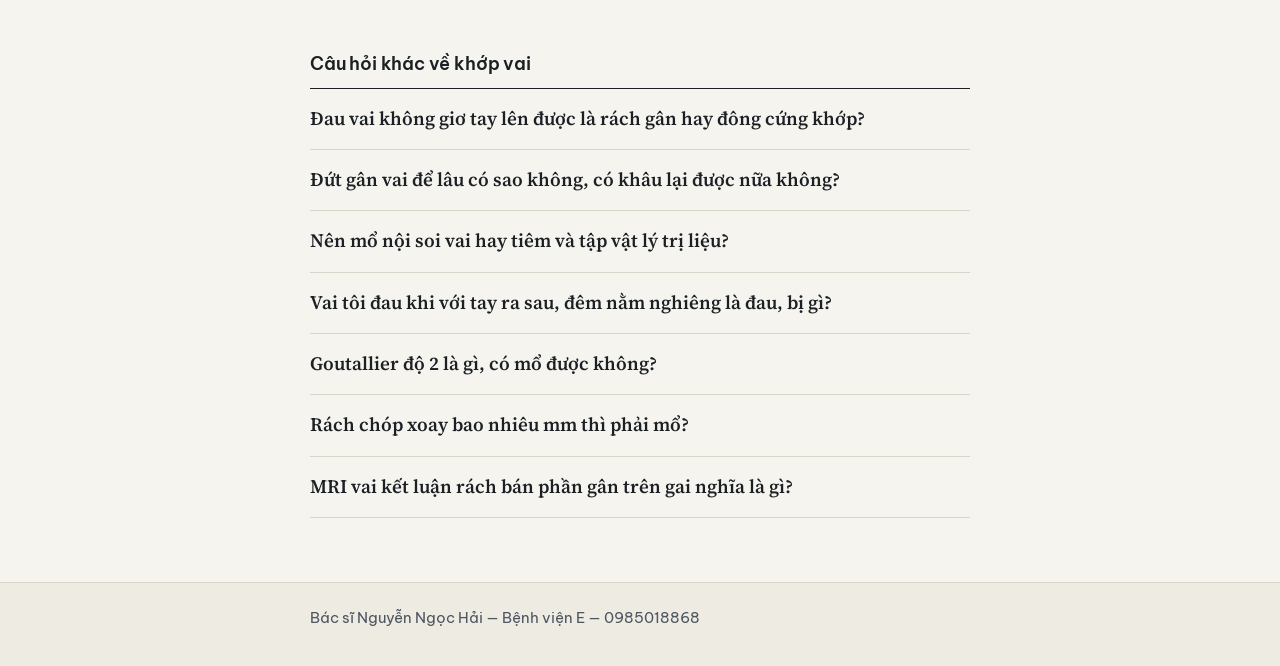
<file: bai/voi-hoa-khop-vai-tren-phim-co-can-mo-khong.html>
<!doctype html>
<html lang="vi">
<head>
<meta charset="utf-8">
<meta name="viewport" content="width=device-width, initial-scale=1">
<title>Vôi hóa khớp vai trên phim có cần mổ không — Bác sĩ Nguyễn Ngọc Hải</title>
<meta name="description" content="Vôi hóa khớp vai trên phim có cần mổ không?">
<meta name="google-site-verification" content="kiil-UPyePG6ExFdrBcJZf4zjVEa6zUv9HHt83cXoZY">
<meta name="color-scheme" content="light dark">
<meta name="theme-color" content="#f6f4ef" media="(prefers-color-scheme: light)">
<meta name="theme-color" content="#15181b" media="(prefers-color-scheme: dark)">
<link rel="preconnect" href="https://fonts.googleapis.com">
<link rel="preconnect" href="https://fonts.gstatic.com" crossorigin>
<link rel="stylesheet" href="https://fonts.googleapis.com/css2?family=Be+Vietnam+Pro:wght@500;600&family=Source+Serif+4:ital,opsz,wght@0,8..60,400;0,8..60,600;1,8..60,400&display=swap">
<link rel="stylesheet" href="../style.css">
<script type="application/ld+json">
{
  "@context": "https://schema.org",
  "@graph": [
    {
      "@type": "Person",
      "@id": "https://drhainn277-boop.github.io/#person",
      "name": "Nguyễn Ngọc Hải",
      "alternateName": "Nguyen Ngoc Hai",
      "honorificPrefix": "Bác sĩ",
      "jobTitle": "Bác sĩ",
      "hasOccupation": {
        "@type": "Occupation",
        "name": "Chấn thương chỉnh hình"
      },
      "description": "Bác sĩ Nguyễn Ngọc Hải là bác sĩ chấn thương chỉnh hình tại Bệnh viện E, Hà Nội, phẫu thuật nội soi và tái tạo khớp vai.",
      "disambiguatingDescription": "Bác sĩ chấn thương chỉnh hình tại Bệnh viện E, Hà Nội, chuyên phẫu thuật nội soi khớp vai và khớp gối, thay khớp háng và khớp gối; ORCID 0009-0000-6573-8928. Không phải bác sĩ cùng tên thuộc chuyên ngành Hồi sức – Cấp cứu ở Vinmec, cũng không phải bác sĩ cùng tên thuộc chuyên ngành Bệnh nhiệt đới. Orthopaedic and trauma surgeon at E Hospital, Hanoi, Vietnam; not the critical-care physician of the same name at Vinmec.",
      "knowsAbout": [
        "Nội soi khớp vai",
        "Nội soi khớp gối",
        "Thay khớp háng",
        "Thay khớp gối",
        "Shoulder arthroscopy",
        "Rotator cuff repair"
      ],
      "worksFor": {
        "@type": "Hospital",
        "@id": "https://drhainn277-boop.github.io/#hospital",
        "name": "Bệnh viện E",
        "address": {
          "@type": "PostalAddress",
          "streetAddress": "87–89 Trần Cung",
          "addressLocality": "Cầu Giấy",
          "addressRegion": "Hà Nội",
          "addressCountry": "VN"
        }
      },
      "telephone": "0985018868",
      "knowsLanguage": [
        "vi",
        "en"
      ],
      "url": "https://drhainn277-boop.github.io/",
      "sameAs": [
        "https://drhainn277-boop.github.io/",
        "https://www.youtube.com/@bskhopvai",
        "https://www.linkedin.com/in/nguyen-ngoc-hai-orthopaedics/",
        "https://orcid.org/0009-0000-6573-8928",
        "https://benhviene.com/bac-si/10169"
      ]
    },
    {
      "@type": "MedicalWebPage",
      "@id": "https://drhainn277-boop.github.io/bai/voi-hoa-khop-vai-tren-phim-co-can-mo-khong.html",
      "url": "https://drhainn277-boop.github.io/bai/voi-hoa-khop-vai-tren-phim-co-can-mo-khong.html",
      "name": "Vôi hóa khớp vai trên phim có cần mổ không",
      "inLanguage": "vi",
      "datePublished": "2026-11-24",
      "dateModified": "2026-11-24",
      "lastReviewed": "2026-11-24",
      "author": {
        "@id": "https://drhainn277-boop.github.io/#person"
      },
      "citation": [
        {
          "@type": "CreativeWork",
          "author": "Louwerens JK",
          "isPartOf": "J Shoulder Elbow Surg",
          "datePublished": "2015",
          "identifier": "PMID 25870115"
        },
        {
          "@type": "CreativeWork",
          "author": "de Witte PB",
          "isPartOf": "Am J Sports Med",
          "datePublished": "2013",
          "identifier": "PMID 23696211"
        },
        {
          "@type": "CreativeWork",
          "author": "de Witte PB",
          "isPartOf": "Am J Sports Med",
          "datePublished": "2017",
          "identifier": "PMID 28898104"
        },
        {
          "@type": "CreativeWork",
          "author": "Ogon P",
          "isPartOf": "Arthritis Rheum",
          "datePublished": "2009",
          "identifier": "PMID 19790063"
        },
        {
          "@type": "CreativeWork",
          "author": "Gerdesmeyer L",
          "isPartOf": "JAMA",
          "datePublished": "2003",
          "identifier": "PMID 14625334"
        },
        {
          "@type": "CreativeWork",
          "author": "Surace SJ",
          "isPartOf": "Cochrane Database Syst Rev",
          "datePublished": "2020",
          "identifier": "PMID 32128761"
        }
      ]
    },
    {
      "@type": "FAQPage",
      "inLanguage": "vi",
      "mainEntity": [
        {
          "@type": "Question",
          "name": "Vôi hóa khớp vai trên phim có cần mổ không?",
          "acceptedAnswer": {
            "@type": "Answer",
            "text": "Phần lớn vôi hoá gân vai thấy trên phim không cần mổ. Vôi hoá có cả ở người không có triệu chứng ở vai, nhiều ổ vôi tiêu dần theo thời gian mà không cần lấy ra, và người có triệu chứng thường được điều trị không mổ trước: tập, tiêm, chọc rửa ổ vôi dưới siêu âm hoặc sóng xung kích. Mổ nội soi lấy vôi dành cho những người vẫn đau sau điều trị không mổ đúng cách. Cập nhật: 24/11/2026 \"Vôi hoá khớp vai\" trong tờ kết quả là gì Khi tờ kết quả X quang hay siêu âm ghi \"vôi hoá phần mềm quanh khớp vai\" hay \"vôi hoá gân trên gai\", nghĩa là có một ổ muối canxi lắng đọng bên trong gân chóp xoay, thường gặp nhất là gân trên gai. Ổ vôi nằm trong gân, không nằm trong xương và không nằm trong lòng khớp, nên nó không phải là thoái hoá khớp vai và không phải là \"gai xương\". Người bệnh thường gặp nó theo một trong hai cách. Cách thứ nhất: đau âm ỉ khi giơ tay, đau khi nằm nghiêng, giống như đau gân thông thường, và tình cờ phim thấy vôi. Cách thứ hai: một đêm vai đau dữ dội, đột ngột, không nhấc nổi tay, chạm nhẹ cũng đau. Cơn đau kiểu thứ hai thường xảy ra lúc ổ vôi đang tiêu, chất vôi mềm ra và tràn vào túi thanh dịch dưới mỏm cùng vai. Nghe đáng sợ, nhưng đó thường là giai đoạn cơ thể đang tự dọn ổ vôi. Ý 1 — Thấy vôi trên phim chưa chắc vôi là thủ phạm Một nghiên cứu đã đếm vôi trên phim của hai nhóm người. Trong 734 người không có triệu chứng ở vai, 7,8% có vôi trong gân chóp xoay. Trong 485 người đau dưới mỏm cùng vai, con số là 42,5% (Louwerens, J Shoulder Elbow Surg 2015). Cùng nghiên cứu đó, tuổi từ 30 đến 60, có đau dưới mỏm cùng vai và giới nữ đi kèm khả năng có vôi cao hơn. Nhóm dễ có vôi gây triệu chứng nhất là phụ nữ 30 đến 60 tuổi, đau dưới mỏm cùng vai, với ổ vôi dài trên 1,5 cm (Louwerens, J Shoulder Elbow Surg 2015). Điều đó có nghĩa là một ổ vôi nhỏ trên phim của người đau vai có thể chỉ là chuyện đi kèm, còn cơn đau đến từ gân, từ túi thanh dịch, hay từ một bệnh khác như đông cứng khớp vai. Phim chỉ cho thấy có vôi; khám mới cho biết vôi có phải là thủ phạm không. Câu chốt: đừng điều trị tấm phim. Điều trị người bệnh có cơn đau phù hợp với ổ vôi. Ý 2 — Ổ vôi có đời sống riêng, và nhiều ổ tự tiêu Một thử nghiệm ngẫu nhiên ở Hà Lan theo dõi 48 người vôi hoá gân vai có triệu chứng trong 5 năm. Một nhóm được chọc rửa ổ vôi dưới siêu âm kèm tiêm thuốc dưới mỏm cùng vai; nhóm kia chỉ được tiêm, không ai đụng vào ổ vôi. Sau trung bình 5,1 năm, ổ vôi tiêu hết ở 73% người nhóm chỉ tiêm và 62% người nhóm chọc rửa, hai nhóm không khác nhau (de Witte, Am J Sports Med 2017). Không phải ai cũng may như vậy. Ở 420 người vôi hoá có triệu chứng kéo dài, điều trị không mổ không đạt ở 27%. Những điểm dự báo khó đỡ: bị cả hai vai, ổ vôi nằm dưới phần trước của mỏm cùng vai, ổ vôi lan vào phía trong dưới mỏm cùng, và ổ vôi có thể tích lớn (Ogon, Arthritis Rheum 2009). Câu chốt: đa số không phải lấy vôi ra. Khoảng một phần tư người đau kéo dài khó đỡ, và vị trí, kích thước ổ vôi trên phim giúp đoán trước ai thuộc nhóm đó. Ý 3 — Trước khi mổ còn nhiều bậc Bậc đầu tiên giống như đau gân thông thường: giảm tải, tập có hướng dẫn cho chóp xoay và cơ giữ xương bả vai, thuốc giảm đau, và khi đau nhiều thì một mũi tiêm dưới mỏm cùng vai để tập được. Bậc thứ hai là chọc rửa ổ vôi dưới siêu âm: bác sĩ đưa kim vào đúng ổ vôi, bơm rửa và hút chất vôi ra. Trong thử nghiệm ở trên, sau 1 năm, nhóm chọc rửa có điểm Constant 86,0 so với 73,9 ở nhóm chỉ tiêm, và ổ vôi nhỏ đi 11,6 mm so với 5,1 mm (de Witte, Am J Sports Med 2013). Nhưng đến 5 năm, điểm Constant là 90 so với 87, không còn khác. Cái lợi còn lại là ít phải làm thêm: nhóm chỉ tiêm có 16 người phải điều trị thêm, nhóm chọc rửa chỉ 4 người (de Witte, Am J Sports Med 2017). Bậc song song là sóng xung kích. Một thử nghiệm trên 144 người, so với sóng giả: sau 6 tháng, điểm Constant tăng 31,0 điểm với năng lượng cao, 15,0 với năng lượng thấp, và 6,6 với sóng giả; ổ vôi nhỏ đi (Gerdesmeyer, JAMA 2003). Nhưng tổng hợp Cochrane 32 thử nghiệm trên 2.281 người, phần lớn có vôi, cho kết quả dè dặt hơn: so với sóng giả ở 3 tháng, đau chỉ tốt hơn 0,78 điểm trên thang 10, dưới ngưỡng 1,5 điểm mà người bệnh cảm nhận được; lợi ích có ý nghĩa lâm sàng rất ít và chứng cứ ở mức thấp đến trung bình (Surace, Cochrane Database Syst Rev 2020). Bậc cuối là mổ nội soi lấy ổ vôi, cho những người vẫn đau dù đã đi qua các bậc trên đúng cách. Ở đây phẫu thuật viên nhìn trực tiếp ổ vôi trong gân, lấy vôi ra và kiểm tra gân; nếu gân bị khuyết sau khi lấy vôi thì có thể phải khâu. Câu chốt: chọc rửa giúp đỡ sớm hơn và ít phải làm thêm; sóng xung kích cho kết quả không đều giữa các nghiên cứu; mổ là bậc cuối. Khi nào nên đi khám sớm ▸ Cơn đau dữ dội đột ngột, không nhấc nổi tay: đi khám để được giảm đau đúng cách và xác nhận đây là cơn vôi đang tiêu ▸ Sốt, vai sưng nóng đỏ: phải loại trừ nhiễm khuẩn, không tự cho là \"cơn vôi\" ▸ Yếu hẳn tay, hoặc người khác nâng tay giúp vẫn kẹt cứng ▸ Đau kéo dài nhiều tháng dù đã tập đúng bài Hỏi đáp Vôi hoá gân vai có tự tan không? Có thể. Trong một thử nghiệm theo dõi 5 năm, 73% người chỉ được tiêm thuốc dưới mỏm cùng vai, không chọc rửa, đã tiêu hết ổ vôi (de Witte, Am J Sports Med 2017). Không phải ai cũng vậy: 27% người đau kéo dài không đỡ với điều trị không mổ (Ogon, Arthritis Rheum 2009). Chọc rửa vôi hay sóng xung kích tốt hơn? Chưa có câu trả lời chắc chắn từ so sánh trực tiếp. Chọc rửa dưới siêu âm giúp đỡ nhanh hơn ở 1 năm và ít phải điều trị thêm (de Witte, Am J Sports Med 2013, 2017); sóng xung kích có thử nghiệm tốt (Gerdesmeyer, JAMA 2003) nhưng tổng hợp Cochrane thấy lợi ích lâm sàng rất ít (Surace, Cochrane Database Syst Rev 2020). Phim có vôi mà vai không có triệu chứng thì có cần điều trị không? Thường là không. 7,8% người không có triệu chứng ở vai vẫn có vôi trên phim (Louwerens, J Shoulder Elbow Surg 2015). Điều trị dựa vào triệu chứng, không dựa vào tấm phim. Nếu tờ kết quả của bạn ghi vôi hoá khớp vai, đó thường không phải là câu chuyện mổ. Việc cần làm là khám để biết cơn đau có đến từ ổ vôi không, rồi đi từng bậc điều trị. Nội dung này để hiểu bệnh, không thay thế khám trực tiếp.",
            "author": {
              "@id": "https://drhainn277-boop.github.io/#person"
            }
          }
        }
      ]
    }
  ]
}
</script>
</head>
<body>
<a class="skip" href="#noi-dung">Bỏ qua, đọc nội dung</a>
<header class="masthead">
  <div class="wrap masthead-inner">
    <p class="brand"><a href="../index.html">Bác sĩ Nguyễn Ngọc Hải</a>
      <span class="brand-sub">Chấn thương chỉnh hình · Bệnh viện E, Hà Nội</span></p>
    <nav class="sitenav" aria-label="Chính">
      <a href="../index.html">Bài hỏi-đáp</a>
      <a href="../gioi-thieu.html">Giới thiệu</a>
    </nav>
  </div>
</header>
<main id="noi-dung" class="wrap">

<article>
  <header class="post-head">
    <h1>Vôi hóa khớp vai trên phim có cần mổ không</h1>
    <p class="q"><span class="q-label">Câu hỏi:</span> Vôi hóa khớp vai trên phim có cần mổ không?</p>
    <p class="meta"><a href="../gioi-thieu.html">Bác sĩ Nguyễn Ngọc Hải</a>
      <span>Đăng <time datetime="2026-11-24">24/11/2026</time></span>
      <span>Cập nhật <time datetime="2026-11-24">24/11/2026</time></span>
      <a href="#nguon-tham-khao">6 tài liệu tham khảo</a></p>
  </header>
  
  <nav class="toc" aria-labelledby="trong-bai">
    <p id="trong-bai" class="toc-title">Trong bài này</p>
    <ol><li><a href="#voi-hoa-khop-vai-trong-to-ket-qua-la-gi">&#34;Vôi hoá khớp vai&#34; trong tờ kết quả là gì</a></li><li><a href="#y-1-thay-voi-tren-phim-chua-chac-voi-la-thu-pham">Ý 1 — Thấy vôi trên phim chưa chắc vôi là thủ phạm</a></li><li><a href="#y-2-o-voi-co-doi-song-rieng-va-nhieu-o-tu-tieu">Ý 2 — Ổ vôi có đời sống riêng, và nhiều ổ tự tiêu</a></li><li><a href="#y-3-truoc-khi-mo-con-nhieu-bac">Ý 3 — Trước khi mổ còn nhiều bậc</a></li><li><a href="#khi-nao-nen-di-kham-som">Khi nào nên đi khám sớm</a></li><li><a href="#hoi-dap">Hỏi đáp</a></li></ol>
  </nav>
  
  <div class="prose">
  <p>Phần lớn vôi hoá gân vai thấy trên phim không cần mổ. Vôi hoá có cả ở người không có triệu chứng ở vai, nhiều ổ vôi tiêu dần theo thời gian mà không cần lấy ra, và người có triệu chứng thường được điều trị không mổ trước: tập, tiêm, chọc rửa ổ vôi dưới siêu âm hoặc sóng xung kích. Mổ nội soi lấy vôi dành cho những người vẫn đau sau điều trị không mổ đúng cách.</p>
<p>Cập nhật: 24/11/2026</p>
<h2 id="voi-hoa-khop-vai-trong-to-ket-qua-la-gi">"Vôi hoá khớp vai" trong tờ kết quả là gì</h2>
<p>Khi tờ kết quả X quang hay siêu âm ghi "vôi hoá phần mềm quanh khớp vai" hay "vôi hoá gân trên gai", nghĩa là có một ổ muối canxi lắng đọng bên trong gân chóp xoay, thường gặp nhất là gân trên gai. Ổ vôi nằm trong gân, không nằm trong xương và không nằm trong lòng khớp, nên nó không phải là thoái hoá khớp vai và không phải là "gai xương".</p>
<p>Người bệnh thường gặp nó theo một trong hai cách. Cách thứ nhất: đau âm ỉ khi giơ tay, đau khi nằm nghiêng, giống như đau gân thông thường, và tình cờ phim thấy vôi. Cách thứ hai: một đêm vai đau dữ dội, đột ngột, không nhấc nổi tay, chạm nhẹ cũng đau. Cơn đau kiểu thứ hai thường xảy ra lúc ổ vôi đang tiêu, chất vôi mềm ra và tràn vào túi thanh dịch dưới mỏm cùng vai. Nghe đáng sợ, nhưng đó thường là giai đoạn cơ thể đang tự dọn ổ vôi.</p>
<h2 id="y-1-thay-voi-tren-phim-chua-chac-voi-la-thu-pham">Ý 1 — Thấy vôi trên phim chưa chắc vôi là thủ phạm</h2>
<p>Một nghiên cứu đã đếm vôi trên phim của hai nhóm người. Trong 734 người không có triệu chứng ở vai, 7,8% có vôi trong gân chóp xoay. Trong 485 người đau dưới mỏm cùng vai, con số là 42,5% (Louwerens, J Shoulder Elbow Surg 2015).</p>
<p>Cùng nghiên cứu đó, tuổi từ 30 đến 60, có đau dưới mỏm cùng vai và giới nữ đi kèm khả năng có vôi cao hơn. Nhóm dễ có vôi gây triệu chứng nhất là phụ nữ 30 đến 60 tuổi, đau dưới mỏm cùng vai, với ổ vôi dài trên 1,5 cm (Louwerens, J Shoulder Elbow Surg 2015).</p>
<p>Điều đó có nghĩa là một ổ vôi nhỏ trên phim của người đau vai có thể chỉ là chuyện đi kèm, còn cơn đau đến từ gân, từ túi thanh dịch, hay từ một bệnh khác như đông cứng khớp vai. Phim chỉ cho thấy có vôi; khám mới cho biết vôi có phải là thủ phạm không.</p>
<p>Câu chốt: đừng điều trị tấm phim. Điều trị người bệnh có cơn đau phù hợp với ổ vôi.</p>
<h2 id="y-2-o-voi-co-doi-song-rieng-va-nhieu-o-tu-tieu">Ý 2 — Ổ vôi có đời sống riêng, và nhiều ổ tự tiêu</h2>
<p>Một thử nghiệm ngẫu nhiên ở Hà Lan theo dõi 48 người vôi hoá gân vai có triệu chứng trong 5 năm. Một nhóm được chọc rửa ổ vôi dưới siêu âm kèm tiêm thuốc dưới mỏm cùng vai; nhóm kia chỉ được tiêm, không ai đụng vào ổ vôi. Sau trung bình 5,1 năm, ổ vôi tiêu hết ở 73% người nhóm chỉ tiêm và 62% người nhóm chọc rửa, hai nhóm không khác nhau (de Witte, Am J Sports Med 2017).</p>
<p>Không phải ai cũng may như vậy. Ở 420 người vôi hoá có triệu chứng kéo dài, điều trị không mổ không đạt ở 27%. Những điểm dự báo khó đỡ: bị cả hai vai, ổ vôi nằm dưới phần trước của mỏm cùng vai, ổ vôi lan vào phía trong dưới mỏm cùng, và ổ vôi có thể tích lớn (Ogon, Arthritis Rheum 2009).</p>
<p>Câu chốt: đa số không phải lấy vôi ra. Khoảng một phần tư người đau kéo dài khó đỡ, và vị trí, kích thước ổ vôi trên phim giúp đoán trước ai thuộc nhóm đó.</p>
<h2 id="y-3-truoc-khi-mo-con-nhieu-bac">Ý 3 — Trước khi mổ còn nhiều bậc</h2>
<p>Bậc đầu tiên giống như đau gân thông thường: giảm tải, tập có hướng dẫn cho chóp xoay và cơ giữ xương bả vai, thuốc giảm đau, và khi đau nhiều thì một mũi tiêm dưới mỏm cùng vai để tập được.</p>
<p>Bậc thứ hai là chọc rửa ổ vôi dưới siêu âm: bác sĩ đưa kim vào đúng ổ vôi, bơm rửa và hút chất vôi ra. Trong thử nghiệm ở trên, sau 1 năm, nhóm chọc rửa có điểm Constant 86,0 so với 73,9 ở nhóm chỉ tiêm, và ổ vôi nhỏ đi 11,6 mm so với 5,1 mm (de Witte, Am J Sports Med 2013). Nhưng đến 5 năm, điểm Constant là 90 so với 87, không còn khác. Cái lợi còn lại là ít phải làm thêm: nhóm chỉ tiêm có 16 người phải điều trị thêm, nhóm chọc rửa chỉ 4 người (de Witte, Am J Sports Med 2017).</p>
<p>Bậc song song là sóng xung kích. Một thử nghiệm trên 144 người, so với sóng giả: sau 6 tháng, điểm Constant tăng 31,0 điểm với năng lượng cao, 15,0 với năng lượng thấp, và 6,6 với sóng giả; ổ vôi nhỏ đi (Gerdesmeyer, JAMA 2003). Nhưng tổng hợp Cochrane 32 thử nghiệm trên 2.281 người, phần lớn có vôi, cho kết quả dè dặt hơn: so với sóng giả ở 3 tháng, đau chỉ tốt hơn 0,78 điểm trên thang 10, dưới ngưỡng 1,5 điểm mà người bệnh cảm nhận được; lợi ích có ý nghĩa lâm sàng rất ít và chứng cứ ở mức thấp đến trung bình (Surace, Cochrane Database Syst Rev 2020).</p>
<p>Bậc cuối là mổ nội soi lấy ổ vôi, cho những người vẫn đau dù đã đi qua các bậc trên đúng cách. Ở đây phẫu thuật viên nhìn trực tiếp ổ vôi trong gân, lấy vôi ra và kiểm tra gân; nếu gân bị khuyết sau khi lấy vôi thì có thể phải khâu.</p>
<p>Câu chốt: chọc rửa giúp đỡ sớm hơn và ít phải làm thêm; sóng xung kích cho kết quả không đều giữa các nghiên cứu; mổ là bậc cuối.</p>
<h2 id="khi-nao-nen-di-kham-som">Khi nào nên đi khám sớm</h2>
<p>▸ Cơn đau dữ dội đột ngột, không nhấc nổi tay: đi khám để được giảm đau đúng cách và xác nhận đây là cơn vôi đang tiêu
▸ Sốt, vai sưng nóng đỏ: phải loại trừ nhiễm khuẩn, không tự cho là "cơn vôi"
▸ Yếu hẳn tay, hoặc người khác nâng tay giúp vẫn kẹt cứng
▸ Đau kéo dài nhiều tháng dù đã tập đúng bài</p>
<h2 id="hoi-dap">Hỏi đáp</h2>
<p><strong>Vôi hoá gân vai có tự tan không?</strong>
Có thể. Trong một thử nghiệm theo dõi 5 năm, 73% người chỉ được tiêm thuốc dưới mỏm cùng vai, không chọc rửa, đã tiêu hết ổ vôi (de Witte, Am J Sports Med 2017). Không phải ai cũng vậy: 27% người đau kéo dài không đỡ với điều trị không mổ (Ogon, Arthritis Rheum 2009).</p>
<p><strong>Chọc rửa vôi hay sóng xung kích tốt hơn?</strong>
Chưa có câu trả lời chắc chắn từ so sánh trực tiếp. Chọc rửa dưới siêu âm giúp đỡ nhanh hơn ở 1 năm và ít phải điều trị thêm (de Witte, Am J Sports Med 2013, 2017); sóng xung kích có thử nghiệm tốt (Gerdesmeyer, JAMA 2003) nhưng tổng hợp Cochrane thấy lợi ích lâm sàng rất ít (Surace, Cochrane Database Syst Rev 2020).</p>
<p><strong>Phim có vôi mà vai không có triệu chứng thì có cần điều trị không?</strong>
Thường là không. 7,8% người không có triệu chứng ở vai vẫn có vôi trên phim (Louwerens, J Shoulder Elbow Surg 2015). Điều trị dựa vào triệu chứng, không dựa vào tấm phim.</p>
<p>Nếu tờ kết quả của bạn ghi vôi hoá khớp vai, đó thường không phải là câu chuyện mổ. Việc cần làm là khám để biết cơn đau có đến từ ổ vôi không, rồi đi từng bậc điều trị.</p>
<p>Nội dung này để hiểu bệnh, không thay thế khám trực tiếp.</p>
  </div>
  <section class="sources-block" aria-labelledby="nguon-tham-khao">
    <h2 id="nguon-tham-khao">Nguồn tham khảo</h2>
    <ol class="sources">
      
      <li>Louwerens JK. <cite>J Shoulder Elbow Surg</cite>. 2015. <a href="https://pubmed.ncbi.nlm.nih.gov/25870115/" rel="noopener">PMID 25870115</a></li>
      
      <li>de Witte PB. <cite>Am J Sports Med</cite>. 2013. <a href="https://pubmed.ncbi.nlm.nih.gov/23696211/" rel="noopener">PMID 23696211</a></li>
      
      <li>de Witte PB. <cite>Am J Sports Med</cite>. 2017. <a href="https://pubmed.ncbi.nlm.nih.gov/28898104/" rel="noopener">PMID 28898104</a></li>
      
      <li>Ogon P. <cite>Arthritis Rheum</cite>. 2009. <a href="https://pubmed.ncbi.nlm.nih.gov/19790063/" rel="noopener">PMID 19790063</a></li>
      
      <li>Gerdesmeyer L. <cite>JAMA</cite>. 2003. <a href="https://pubmed.ncbi.nlm.nih.gov/14625334/" rel="noopener">PMID 14625334</a></li>
      
      <li>Surace SJ. <cite>Cochrane Database Syst Rev</cite>. 2020. <a href="https://pubmed.ncbi.nlm.nih.gov/32128761/" rel="noopener">PMID 32128761</a></li>
      
    </ol>
  </section>
  <p class="note">Thông tin trong bài giúp người bệnh hiểu bệnh, không thay thế việc khám trực tiếp.</p>
  <p class="note">Nơi khám: Bệnh viện E, 87–89 Trần Cung, Cầu Giấy, Hà Nội · Điện thoại <a href="tel:0985018868">0985018868</a></p>
</article>


<nav class="related" aria-labelledby="cau-hoi-khac">
  <h2 id="cau-hoi-khac">Câu hỏi khác về khớp vai</h2>
  <ol class="questions"><li><a href="dau-vai-khong-gio-tay-len-duoc-rach-gan-hay-dong-cung-khop.html">Đau vai không giơ tay lên được là rách gân hay đông cứng khớp?</a></li><li><a href="dut-gan-vai-de-lau-co-sao-khong-co-khau-lai-duoc-nua-khong.html">Đứt gân vai để lâu có sao không, có khâu lại được nữa không?</a></li><li><a href="nen-mo-noi-soi-vai-hay-tiem-va-tap-vat-ly-tri-lieu.html">Nên mổ nội soi vai hay tiêm và tập vật lý trị liệu?</a></li><li><a href="vai-dau-khi-voi-tay-ra-sau-dem-nam-nghieng-dau-bi-gi.html">Vai tôi đau khi với tay ra sau, đêm nằm nghiêng là đau, bị gì?</a></li><li><a href="goutallier-do-2-co-mo-duoc-khong.html">Goutallier độ 2 là gì, có mổ được không?</a></li><li><a href="rach-chop-xoay-bao-nhieu-mm-thi-phai-mo.html">Rách chóp xoay bao nhiêu mm thì phải mổ?</a></li><li><a href="mri-rach-ban-phan-gan-tren-gai.html">MRI vai kết luận rách bán phần gân trên gai nghĩa là gì?</a></li></ol>
</nav>


</main>
<footer class="sitefoot">
  <div class="wrap"><p>Bác sĩ Nguyễn Ngọc Hải — Bệnh viện E — 0985018868</p></div>
</footer>
</body>
</html>
</file>
<file: style.css>
/* Trang danh tính — tài liệu đọc cho người bệnh. Khung: chữ không chân Be Vietnam Pro.
   Cột đọc: chữ có chân Source Serif 4 (đủ dấu tiếng Việt). Một màu nhấn, nền giấy ấm. */

:root {
  --paper: #f6f4ef;
  --paper-2: #eeebe3;
  --ink: #1b2025;
  --ink-2: #4c5560;
  --rule: #d9d4c8;
  --rule-strong: #b9b2a3;
  --accent: #1d5566;
  --accent-ink: #f6f4ef;
  --select: #cfe1e4;

  --serif: "Source Serif 4", "Noto Serif", Georgia, serif;
  --sans: "Be Vietnam Pro", "Segoe UI", Roboto, "Helvetica Neue", Arial, sans-serif;

  --step-0: clamp(1.125rem, 1.07rem + 0.25vw, 1.1875rem);  /* thân: 18px điện thoại → 19px */
  --step-s: 0.9375rem;
  --step-xs: 0.875rem;
  --measure: 66ch;
  color-scheme: light dark;
}

@media (prefers-color-scheme: dark) {
  :root {
    --paper: #15181b;
    --paper-2: #1c2024;
    --ink: #e6e2d9;
    --ink-2: #a8a49b;
    --rule: #2d3237;
    --rule-strong: #454b52;
    --accent: #8fc4cf;
    --accent-ink: #15181b;
    --select: #2b4a52;
  }
}

*, *::before, *::after { box-sizing: border-box; }

html { -webkit-text-size-adjust: 100%; text-size-adjust: 100%; scroll-padding-top: 1rem; }
@media (prefers-reduced-motion: no-preference) { html { scroll-behavior: smooth; } }

body {
  margin: 0;
  background: var(--paper);
  color: var(--ink);
  font-family: var(--serif);
  font-size: var(--step-0);
  line-height: 1.7;
  font-optical-sizing: auto;
  border-top: 3px solid var(--accent);
  text-rendering: optimizeLegibility;
}

::selection { background: var(--select); color: var(--ink); }

a { color: var(--accent); text-decoration-thickness: 1px; text-underline-offset: 0.2em; }
a:hover { text-decoration-thickness: 2px; }
:focus-visible { outline: 2px solid var(--accent); outline-offset: 3px; border-radius: 2px; }

.wrap { width: 100%; max-width: calc(var(--measure) + 32px); margin-inline: auto; padding-inline: 16px; }

.skip {
  position: absolute; left: 16px; top: -3rem; z-index: 2;
  padding: .5rem .75rem; background: var(--accent); color: var(--accent-ink);
  font: 600 var(--step-xs)/1.4 var(--sans); text-decoration: none;
}
.skip:focus { top: .5rem; }

/* ---------- Khung trên ---------- */
.masthead { border-bottom: 1px solid var(--rule); }
.masthead-inner {
  display: flex; flex-wrap: wrap; align-items: baseline; justify-content: space-between;
  gap: .5rem 1.5rem; padding-block: 1.1rem .9rem;
}
.brand { margin: 0; font-family: var(--sans); line-height: 1.35; }
.brand a { color: var(--ink); text-decoration: none; font-weight: 600; font-size: 1.0625rem; }
.brand-sub { display: block; color: var(--ink-2); font-size: var(--step-xs); font-weight: 500; }
.sitenav { display: flex; gap: 1.25rem; font-family: var(--sans); font-size: var(--step-s); font-weight: 500; }
.sitenav a { color: var(--ink-2); text-decoration: none; padding-block: .35rem; border-bottom: 1px solid transparent; }
.sitenav a:hover { color: var(--ink); border-bottom-color: var(--rule-strong); }
.sitenav a[aria-current="page"] { color: var(--ink); border-bottom-color: var(--accent); }

/* ---------- Chữ ---------- */
h1, h2, h3, h4 {
  font-family: var(--sans); font-weight: 600; color: var(--ink);
  line-height: 1.3; letter-spacing: -0.01em; text-wrap: balance;
}
h1 { font-size: clamp(1.75rem, 1.35rem + 1.7vw, 2.375rem); line-height: 1.22; margin: 2.25rem 0 1rem; }
h2 { font-size: clamp(1.3rem, 1.18rem + 0.55vw, 1.5rem); margin: 2.75rem 0 .75rem; }
h3 { font-size: 1.15rem; margin: 2rem 0 .5rem; }
p, li, dd { text-wrap: pretty; }
p { margin: 0 0 1.1em; }
strong { font-weight: 600; }
.dim { color: var(--ink-2); }

.lede { font-size: 1.1em; line-height: 1.6; color: var(--ink); }

/* ---------- Trang chủ ---------- */
.intro { padding-bottom: .5rem; }
.facts { margin: 1.5rem 0; padding: 0; font-family: var(--sans); font-size: var(--step-s); line-height: 1.5; }
.facts > div { display: grid; grid-template-columns: 1fr; gap: .1rem; padding: .7rem 0; border-top: 1px solid var(--rule); }
.facts > div:last-child { border-bottom: 1px solid var(--rule); }
.facts dt { color: var(--ink-2); font-weight: 500; }
.facts dd { margin: 0; color: var(--ink); }
@media (min-width: 40rem) {
  .facts > div { grid-template-columns: 11rem 1fr; gap: 1rem; }
}
.more { font-family: var(--sans); font-size: var(--step-s); font-weight: 500; }

.qa h2 { margin-top: 2.5rem; }
.section-note { color: var(--ink-2); font-size: .95em; margin-bottom: 1rem; }

.questions { list-style: none; margin: 0; padding: 0; border-top: 1px solid var(--ink); }
.questions li { padding: 1rem 0 1.05rem; border-bottom: 1px solid var(--rule); }
.questions a {
  display: block; color: var(--ink); text-decoration: none;
  font-size: 1.125em; line-height: 1.45; font-weight: 600;
}
.questions a:hover { color: var(--accent); text-decoration: underline; text-decoration-thickness: 1px; }
.q-meta { margin: .3rem 0 0; font-family: var(--sans); font-size: var(--step-xs); color: var(--ink-2); font-variant-numeric: tabular-nums; }

/* ---------- Bài ---------- */
.post-head { padding-bottom: 1.25rem; border-bottom: 1px solid var(--rule); margin-bottom: 1.75rem; }
.post-head h1 { margin-bottom: .9rem; }
.q { margin: 0 0 1rem; font-style: italic; color: var(--ink); font-size: 1.05em; line-height: 1.55; }
.q-label { font-style: normal; font-family: var(--sans); font-weight: 600; font-size: var(--step-xs); color: var(--ink-2); margin-right: .25rem; }
.meta {
  display: flex; flex-wrap: wrap; gap: .2rem 1rem; margin: 0;
  font-family: var(--sans); font-size: var(--step-xs); line-height: 1.5; color: var(--ink-2);
  font-variant-numeric: tabular-nums;
}
.meta a { font-weight: 500; }

.toc {
  margin: 0 0 2rem; padding: 1rem 1.1rem 1.05rem;
  background: var(--paper-2); border: 1px solid var(--rule);
  font-family: var(--sans); font-size: var(--step-s); line-height: 1.45;
}
.toc-title { margin: 0 0 .5rem; font-weight: 600; color: var(--ink); }
.toc ol { margin: 0; padding-left: 1.4rem; }
.toc li { margin: .3rem 0; padding-left: .2rem; }
.toc li::marker { color: var(--ink-2); font-variant-numeric: tabular-nums; }
.toc a { color: var(--ink); text-decoration-color: var(--rule-strong); }
.toc a:hover { color: var(--accent); text-decoration-color: currentColor; }

.prose h2 { padding-top: .25rem; }
.prose ul, .prose ol { padding-left: 1.4rem; margin: 0 0 1.1em; }
.prose li { margin: .35em 0; }
.prose li::marker { color: var(--ink-2); }
.prose blockquote { margin: 1.5rem 0; padding: .25rem 0 .25rem 1rem; border-left: 1px solid var(--rule-strong); color: var(--ink-2); }
.prose hr { border: 0; border-top: 1px solid var(--rule); margin: 2.5rem 0; }
.prose img { max-width: 100%; height: auto; }
.prose dl dt { font-weight: 600; margin-top: 1rem; }
.prose dl dd { margin: 0 0 .5rem; }

/* Bảng: nằm trong khung cuộn ngang, trang không bao giờ bị kéo rộng. */
.table-scroll {
  margin: 1.5rem 0 1.75rem; overflow-x: auto; -webkit-overflow-scrolling: touch;
  border-top: 1px solid var(--ink); border-bottom: 1px solid var(--ink);
  scrollbar-color: var(--rule-strong) transparent; scrollbar-width: thin;
}
.table-scroll:focus-visible { outline-offset: 2px; }
table {
  width: 100%; min-width: 22rem; border-collapse: collapse;
  font-family: var(--sans); font-size: var(--step-s); line-height: 1.5;
  font-variant-numeric: tabular-nums lining-nums;
}
th, td { text-align: left; vertical-align: top; padding: .6rem .75rem .6rem 0; }
th:last-child, td:last-child { padding-right: 0; }
thead th { font-weight: 600; color: var(--ink-2); border-bottom: 1px solid var(--rule-strong); white-space: nowrap; }
tbody tr + tr td { border-top: 1px solid var(--rule); }
td:first-child { font-weight: 600; white-space: nowrap; }

/* Nguồn: bộ máy trích dẫn kiểu tài liệu khoa học, gọn và dễ thấy. */
.sources-block { margin-top: 3rem; padding-top: .25rem; border-top: 1px solid var(--ink); }
.sources-block h2 { margin-top: 1rem; }
.sources {
  margin: 0; padding-left: 2rem;
  font-family: var(--sans); font-size: var(--step-xs); line-height: 1.55; color: var(--ink-2);
}
.sources li { margin: 0 0 .55rem; padding-left: .25rem; overflow-wrap: anywhere; }
.sources li::marker { font-variant-numeric: tabular-nums; color: var(--ink-2); }
.sources cite { font-style: italic; color: var(--ink); }
.sources a { font-variant-numeric: tabular-nums; }
.code { font-variant-numeric: tabular-nums; color: var(--ink); }

.note {
  margin: 2rem 0 0; padding: .9rem 0 0; border-top: 1px solid var(--rule);
  font-family: var(--sans); font-size: var(--step-s); line-height: 1.55; color: var(--ink-2);
}

.related { margin-top: 3.5rem; }
.related h2 { font-size: 1.15rem; margin-bottom: .75rem; }
.related .questions a { font-size: 1em; }

/* ---------- Giới thiệu ---------- */
.links { list-style: none; padding: 0; margin: 0; font-family: var(--sans); font-size: var(--step-s); }
.links li { padding: .55rem 0; border-bottom: 1px solid var(--rule); }
.links a { font-weight: 600; text-transform: capitalize; }
.url { margin-left: .5rem; overflow-wrap: anywhere; }

/* ---------- Chân trang ---------- */
.sitefoot { margin-top: 4rem; border-top: 1px solid var(--rule); background: var(--paper-2); }
.sitefoot p {
  margin: 0; padding-block: 1.5rem 2.25rem;
  font-family: var(--sans); font-size: var(--step-s); line-height: 1.5; color: var(--ink-2);
}

@media print {
  body { border-top: 0; background: #fff; color: #000; }
  .sitenav, .skip, .toc, .related { display: none; }
}
</file>
